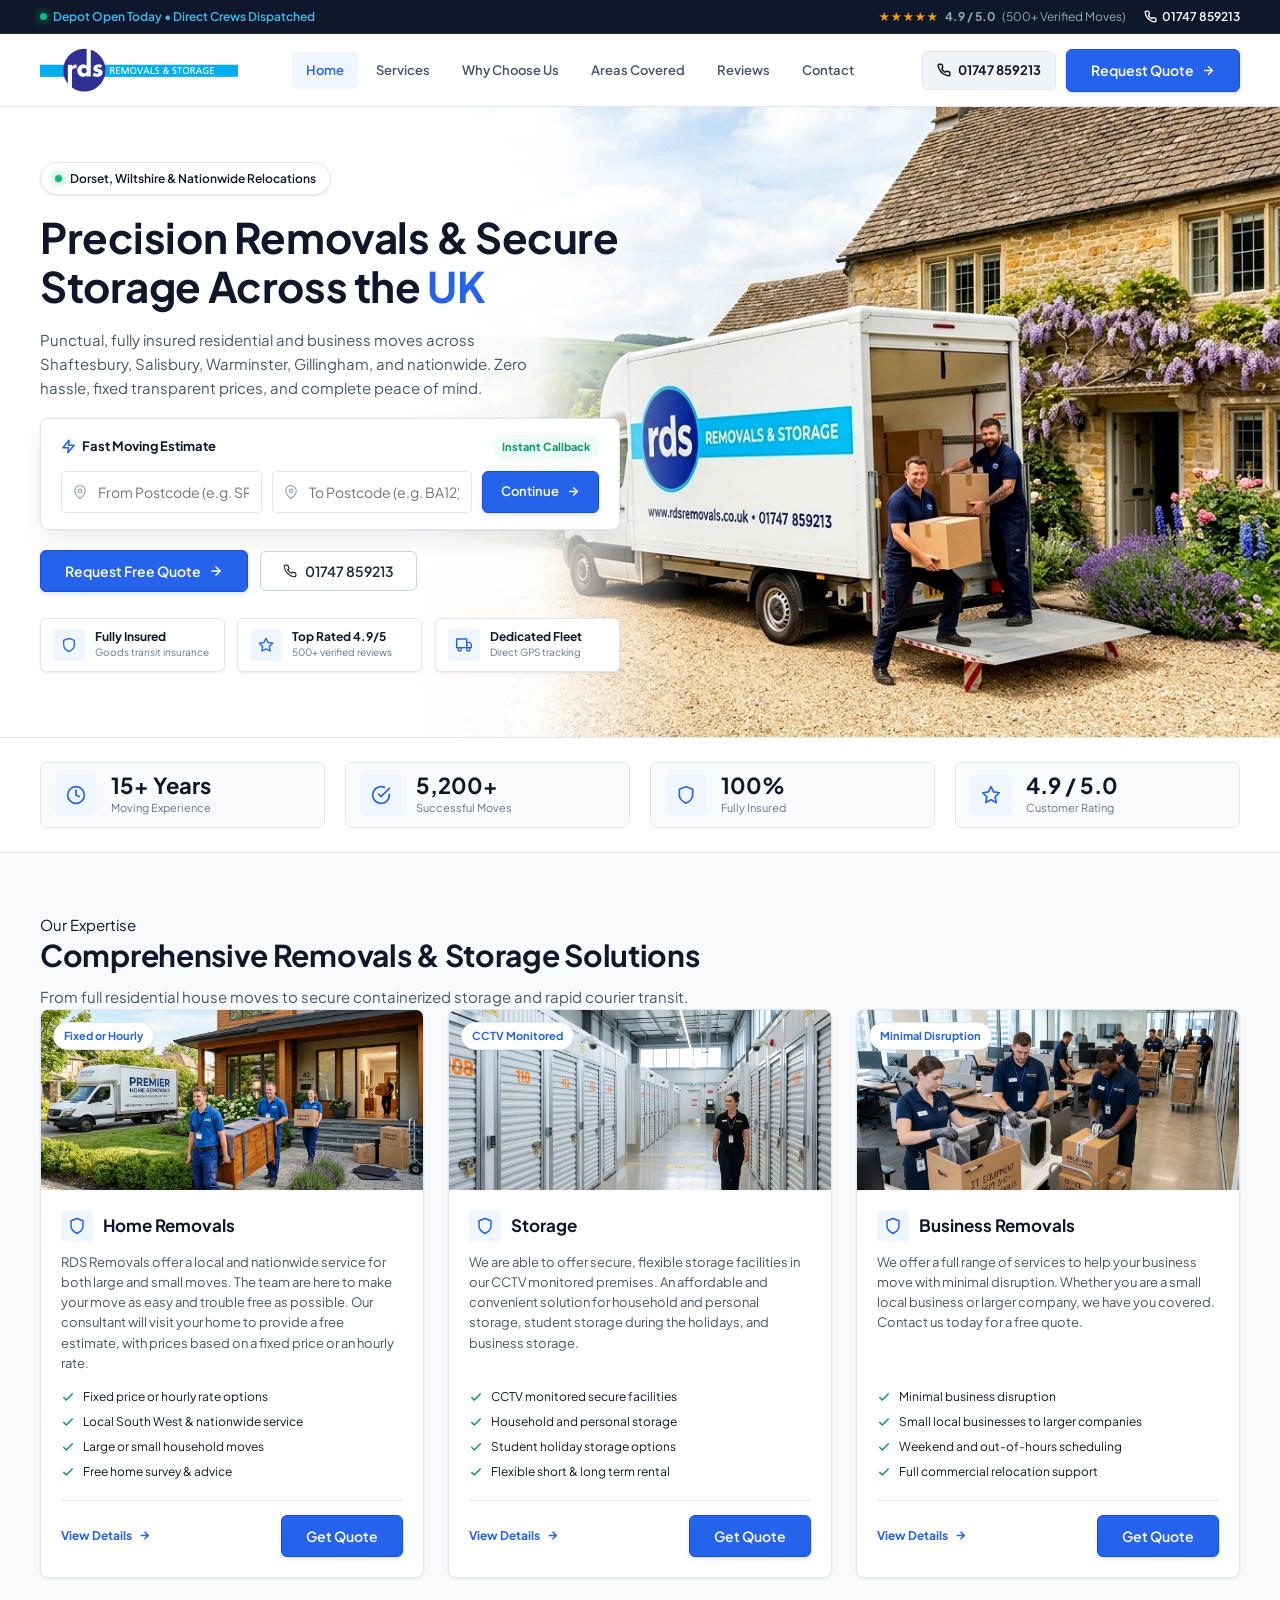
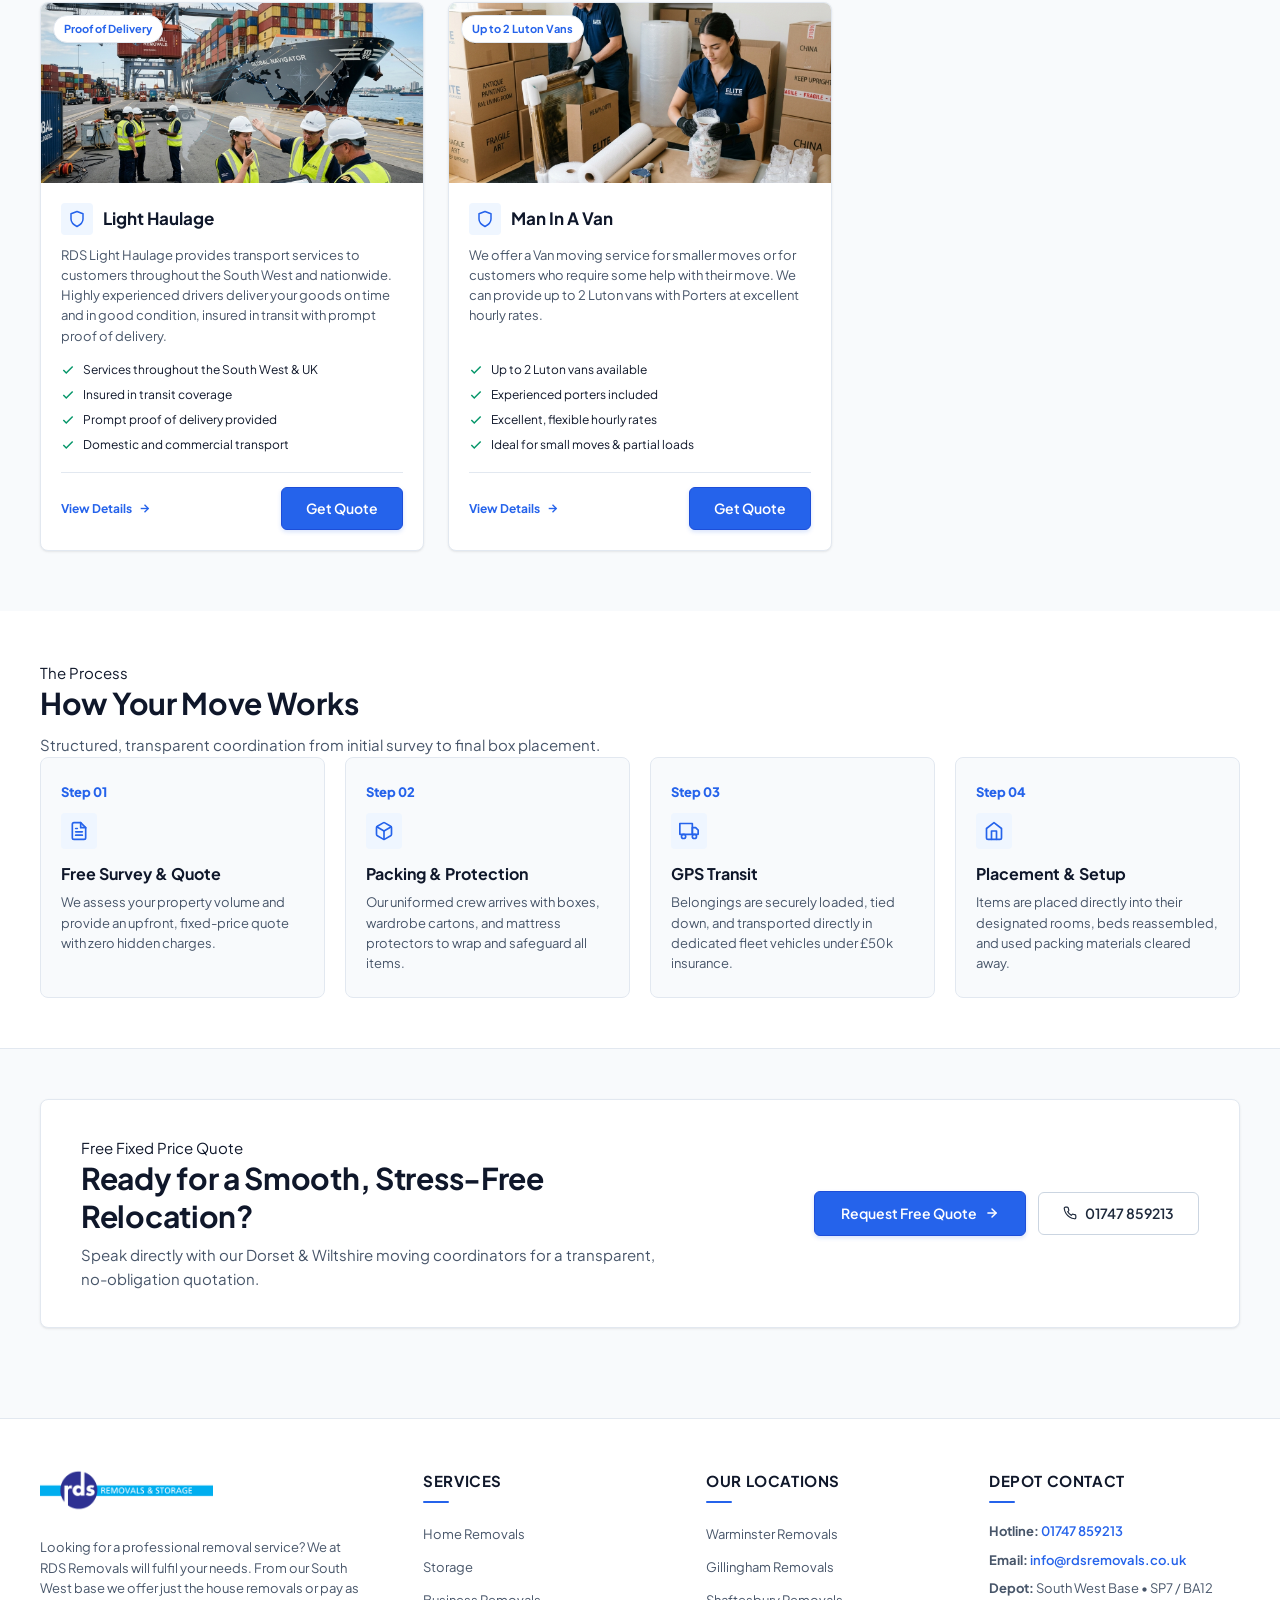
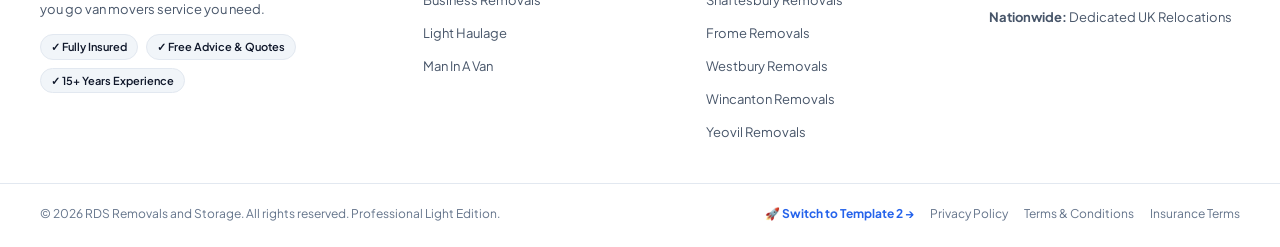
<file: index.html>
<!DOCTYPE html>
<html lang="en">
<head>
  <meta charset="UTF-8">
  <meta name="viewport" content="width=device-width, initial-scale=1.0">
  <meta name="description" content="RDS Removals & Storage - Specialists in local and national removals across Shaftesbury, Salisbury, Warminster, Gillingham, Frome, Yeovil & Nationwide UK.">
  <title>RDS Removals &amp; Storage | Professional UK Removals &amp; Secure Storage</title>
  
  <!-- Google Font: Plus Jakarta Sans (Modern Smooth UI) -->
  <link rel="preconnect" href="https://fonts.googleapis.com">
  <link rel="preconnect" href="https://fonts.gstatic.com" crossorigin>
  <link href="https://fonts.googleapis.com/css2?family=Plus+Jakarta+Sans:ital,wght@0,300;0,400;0,500;0,600;0,700;0,800;1,400&display=swap" rel="stylesheet">
  
  <link rel="stylesheet" href="style.css?v=16">
</head>
<body>

  <!-- Top Status Bar -->
  <aside class="top-notice-bar">
    <div class="container top-notice-container">
      <div class="top-notice-left">
        <span class="tn-item live-badge">
          <span class="pulse-dot"></span>
          <span>Depot Open Today &bull; Direct Crews Dispatched</span>
        </span>
      </div>
      <div class="top-notice-right">
        <div class="tn-rating">
          <span class="stars-gold">★★★★★</span>
          <strong>4.9 / 5.0</strong>
          <span>(500+ Verified Moves)</span>
        </div>
        <a href="tel:01747859213" class="tn-link">
          <svg width="13" height="13" viewBox="0 0 24 24" fill="none" stroke="currentColor" stroke-width="2.5" stroke-linecap="round" stroke-linejoin="round"><path d="M22 16.92v3a2 2 0 0 1-2.18 2 19.79 19.79 0 0 1-8.63-3.07 19.5 19.5 0 0 1-6-6 19.79 19.79 0 0 1-3.07-8.67A2 2 0 0 1 4.11 2h3a2 2 0 0 1 2 1.72 12.84 12.84 0 0 0 .7 2.81 2 2 0 0 1-.45 2.11L8.09 9.91a16 16 0 0 0 6 6l1.27-1.27a2 2 0 0 1 2.11-.45 12.84 12.84 0 0 0 2.81.7A2 2 0 0 1 22 16.92z"/></svg>
          <span>01747 859213</span>
        </a>
      </div>
    </div>
  </aside>

  <!-- Site Navigation Header -->
  <header class="site-header" id="site-header">
    <div class="container header-inner">
      
      <!-- Brand Logo -->
      <a href="index.html" class="brand-link" aria-label="RDS Removals and Storage">
        <img src="logo.png" alt="RDS Removals &amp; Storage" class="brand-logo-img" width="198" height="48">
      </a>

      <!-- Navigation Pages -->
      <nav class="main-nav" id="main-nav">
        <ul class="nav-list">
          <li class="nav-item"><a href="index.html" class="nav-link active">Home</a></li>
          <li class="nav-item"><a href="services.html" class="nav-link">Services</a></li>
          <li class="nav-item"><a href="about.html" class="nav-link">Why Choose Us</a></li>
          <li class="nav-item"><a href="locations.html" class="nav-link">Areas Covered</a></li>
          <li class="nav-item"><a href="reviews.html" class="nav-link">Reviews</a></li>
          <li class="nav-item"><a href="contact.html" class="nav-link">Contact</a></li>
        </ul>
      </nav>

      <!-- Action Group -->
      <div class="header-actions">
        <a href="tel:01747859213" class="phone-action-btn">
          <svg width="14" height="14" viewBox="0 0 24 24" fill="none" stroke="currentColor" stroke-width="2.5" stroke-linecap="round" stroke-linejoin="round"><path d="M22 16.92v3a2 2 0 0 1-2.18 2 19.79 19.79 0 0 1-8.63-3.07 19.5 19.5 0 0 1-6-6 19.79 19.79 0 0 1-3.07-8.67A2 2 0 0 1 4.11 2h3a2 2 0 0 1 2 1.72 12.84 12.84 0 0 0 .7 2.81 2 2 0 0 1-.45 2.11L8.09 9.91a16 16 0 0 0 6 6l1.27-1.27a2 2 0 0 1 2.11-.45 12.84 12.84 0 0 0 2.81.7A2 2 0 0 1 22 16.92z"/></svg>
          <span>01747 859213</span>
        </a>
        <button class="btn-primary open-quote-modal" aria-label="Request quote">
          <span>Request Quote</span>
          <svg width="13" height="13" viewBox="0 0 24 24" fill="none" stroke="currentColor" stroke-width="2.5" stroke-linecap="round" stroke-linejoin="round"><line x1="5" y1="12" x2="19" y2="12"></line><polyline points="12 5 19 12 12 19"></polyline></svg>
        </button>

        <button class="mobile-nav-toggle" id="mobile-nav-toggle" aria-label="Toggle navigation">
          <span></span>
          <span></span>
          <span></span>
        </button>
      </div>

    </div>
  </header>

  <!-- Screen-Fitted Clean Hero Section with Full Photo Background -->
  <section class="home-hero-section">
    <div class="container">
      <div class="hero-content-wrapper">
        
        <div class="hero-text-pane">
          <div class="live-dispatch-badge">
            <span class="pulse-dot"></span>
            <span>Dorset, Wiltshire &amp; Nationwide Relocations</span>
          </div>

          <h1 class="hero-main-title">
            Precision Removals &amp; Secure Storage Across the <span>UK</span>
          </h1>

          <p class="hero-subtext">
            Punctual, fully insured residential and business moves across Shaftesbury, Salisbury, Warminster, Gillingham, and nationwide. Zero hassle, fixed transparent prices, and complete peace of mind.
          </p>

          <!-- Fast Moving Estimate Bar with 3D Elevation -->
          <div class="hero-estimate-card tilt-card">
            <div class="hec-header">
              <span class="hec-title">
                <svg width="15" height="15" viewBox="0 0 24 24" fill="none" stroke="currentColor" stroke-width="2.5" stroke-linecap="round" stroke-linejoin="round"><path d="M13 2L3 14h9l-1 8 10-12h-9l1-8z"/></svg>
                Fast Moving Estimate
              </span>
              <span class="hec-badge">Instant Callback</span>
            </div>
            <form action="contact.html" method="GET" class="hec-form">
              <div class="hec-input-wrapper">
                <svg width="14" height="14" viewBox="0 0 24 24" fill="none" stroke="currentColor" stroke-width="2" stroke-linecap="round" stroke-linejoin="round"><path d="M21 10c0 7-9 13-9 13s-9-6-9-13a9 9 0 0 1 18 0z"></path><circle cx="12" cy="10" r="3"></circle></svg>
                <input type="text" name="from" placeholder="From Postcode (e.g. SP7)" required>
              </div>
              <div class="hec-input-wrapper">
                <svg width="14" height="14" viewBox="0 0 24 24" fill="none" stroke="currentColor" stroke-width="2" stroke-linecap="round" stroke-linejoin="round"><path d="M21 10c0 7-9 13-9 13s-9-6-9-13a9 9 0 0 1 18 0z"></path><circle cx="12" cy="10" r="3"></circle></svg>
                <input type="text" name="to" placeholder="To Postcode (e.g. BA12)" required>
              </div>
              <button type="submit" class="btn-primary hec-btn">
                <span>Continue</span>
                <svg width="13" height="13" viewBox="0 0 24 24" fill="none" stroke="currentColor" stroke-width="2.5" stroke-linecap="round" stroke-linejoin="round"><line x1="5" y1="12" x2="19" y2="12"></line><polyline points="12 5 19 12 12 19"></polyline></svg>
              </button>
            </form>
          </div>


          <!-- Secondary Actions -->
          <div class="hero-buttons-row">
            <button class="btn-primary open-quote-modal">
              <span>Request Free Quote</span>
              <svg width="14" height="14" viewBox="0 0 24 24" fill="none" stroke="currentColor" stroke-width="2.5" stroke-linecap="round" stroke-linejoin="round"><line x1="5" y1="12" x2="19" y2="12"></line><polyline points="12 5 19 12 12 19"></polyline></svg>
            </button>
            <a href="tel:01747859213" class="btn-secondary">
              <svg width="14" height="14" viewBox="0 0 24 24" fill="none" stroke="currentColor" stroke-width="2" stroke-linecap="round" stroke-linejoin="round"><path d="M22 16.92v3a2 2 0 0 1-2.18 2 19.79 19.79 0 0 1-8.63-3.07 19.5 19.5 0 0 1-6-6 19.79 19.79 0 0 1-3.07-8.67A2 2 0 0 1 4.11 2h3a2 2 0 0 1 2 1.72 12.84 12.84 0 0 0 .7 2.81 2 2 0 0 1-.45 2.11L8.09 9.91a16 16 0 0 0 6 6l1.27-1.27a2 2 0 0 1 2.11-.45 12.84 12.84 0 0 0 2.81.7A2 2 0 0 1 22 16.92z"/></svg>
              <span>01747 859213</span>
            </a>
          </div>

          <!-- Trust Badges with 3D Depth -->
          <div class="hero-trust-deck">
            <div class="trust-card-pill tilt-card">
              <div class="trust-icon-box">
                <svg width="16" height="16" viewBox="0 0 24 24" fill="none" stroke="currentColor" stroke-width="2" stroke-linecap="round" stroke-linejoin="round"><path d="M12 22s8-4 8-10V5l-8-3-8 3v7c0 6 8 10 8 10z"/></svg>
              </div>
              <div class="trust-text-meta">
                <strong>Fully Insured</strong>
                <small>Goods transit insurance</small>
              </div>
            </div>

            <div class="trust-card-pill tilt-card">
              <div class="trust-icon-box">
                <svg width="16" height="16" viewBox="0 0 24 24" fill="none" stroke="currentColor" stroke-width="2" stroke-linecap="round" stroke-linejoin="round"><polygon points="12 2 15.09 8.26 22 9.27 17 14.14 18.18 21.02 12 17.77 5.82 21.02 7 14.14 2 9.27 8.91 8.26 12 2"/></svg>
              </div>
              <div class="trust-text-meta">
                <strong>Top Rated 4.9/5</strong>
                <small>500+ verified reviews</small>
              </div>
            </div>

            <div class="trust-card-pill tilt-card">
              <div class="trust-icon-box">
                <svg width="16" height="16" viewBox="0 0 24 24" fill="none" stroke="currentColor" stroke-width="2" stroke-linecap="round" stroke-linejoin="round"><rect x="1" y="3" width="15" height="13"></rect><polygon points="16 8 20 8 23 11 23 16 16 16 8"></polygon><circle cx="5.5" cy="18.5" r="2.5"></circle><circle cx="18.5" cy="18.5" r="2.5"></circle></svg>
              </div>
              <div class="trust-text-meta">
                <strong>Dedicated Fleet</strong>
                <small>Direct GPS tracking</small>
              </div>
            </div>
          </div>

        </div>

      </div>
    </div>
  </section>

  <!-- Statistics Strip -->
  <section class="stats-strip-section">
    <div class="container">
      <div class="stats-grid-row">
        
        <div class="stat-cell-item tilt-card">
          <div class="stat-icon-wrap">
            <svg width="20" height="20" viewBox="0 0 24 24" fill="none" stroke="currentColor" stroke-width="2" stroke-linecap="round" stroke-linejoin="round"><circle cx="12" cy="12" r="10"></circle><polyline points="12 6 12 12 16 14"></polyline></svg>
          </div>
          <div class="stat-num-box">
            <strong>15+ Years</strong>
            <span>Moving Experience</span>
          </div>
        </div>

        <div class="stat-cell-item tilt-card">
          <div class="stat-icon-wrap">
            <svg width="20" height="20" viewBox="0 0 24 24" fill="none" stroke="currentColor" stroke-width="2" stroke-linecap="round" stroke-linejoin="round"><path d="M22 11.08V12a10 10 0 1 1-5.93-9.14"></path><polyline points="22 4 12 14.01 9 11.01"></polyline></svg>
          </div>
          <div class="stat-num-box">
            <strong>5,200+</strong>
            <span>Successful Moves</span>
          </div>
        </div>

        <div class="stat-cell-item tilt-card">
          <div class="stat-icon-wrap">
            <svg width="20" height="20" viewBox="0 0 24 24" fill="none" stroke="currentColor" stroke-width="2" stroke-linecap="round" stroke-linejoin="round"><path d="M12 22s8-4 8-10V5l-8-3-8 3v7c0 6 8 10 8 10z"/></svg>
          </div>
          <div class="stat-num-box">
            <strong>100%</strong>
            <span>Fully Insured</span>
          </div>
        </div>

        <div class="stat-cell-item tilt-card">
          <div class="stat-icon-wrap">
            <svg width="20" height="20" viewBox="0 0 24 24" fill="none" stroke="currentColor" stroke-width="2" stroke-linecap="round" stroke-linejoin="round"><polygon points="12 2 15.09 8.26 22 9.27 17 14.14 18.18 21.02 12 17.77 5.82 21.02 7 14.14 2 9.27 8.91 8.26 12 2"/></svg>
          </div>
          <div class="stat-num-box">
            <strong>4.9 / 5.0</strong>
            <span>Customer Rating</span>
          </div>
        </div>

      </div>
    </div>
  </section>

  <!-- Core Services Preview Section -->
  <section class="services-section-wrap">
    <div class="container">
      
      <div class="section-header-wrap">
        <span class="sub-tag">Our Expertise</span>
        <h2 class="section-title">Comprehensive Removals &amp; Storage Solutions</h2>
        <p class="section-desc">From full residential house moves to secure containerized storage and rapid courier transit.</p>
      </div>

      <div class="services-cards-grid">
        <!-- Home Removals -->
        <div class="service-clean-card tilt-card" id="home-removals">
          <div class="scc-img-wrap">
            <img src="home-removals.jpg" alt="Home Removals" loading="lazy">
            <span class="scc-badge">Fixed or Hourly</span>
          </div>
          <div class="scc-body">
            <div class="scc-header-row">
              <div class="scc-icon">
                <svg width="18" height="18" viewBox="0 0 24 24" fill="none" stroke="currentColor" stroke-width="2" stroke-linecap="round" stroke-linejoin="round"><path d="M12 22s8-4 8-10V5l-8-3-8 3v7c0 6 8 10 8 10z"/></svg>
              </div>
              <h3>Home Removals</h3>
            </div>
            <p class="scc-desc">RDS Removals offer a local and nationwide service for both large and small moves. The team are here to make your move as easy and trouble free as possible. Our consultant will visit your home to provide a free estimate, with prices based on a fixed price or an hourly rate.</p>
            <ul class="scc-checklist">
              <li><svg width="14" height="14" viewBox="0 0 24 24" fill="none" stroke="currentColor" stroke-width="2.5"><polyline points="20 6 9 17 4 12"/></svg> Fixed price or hourly rate options</li>
              <li><svg width="14" height="14" viewBox="0 0 24 24" fill="none" stroke="currentColor" stroke-width="2.5"><polyline points="20 6 9 17 4 12"/></svg> Local South West & nationwide service</li>
              <li><svg width="14" height="14" viewBox="0 0 24 24" fill="none" stroke="currentColor" stroke-width="2.5"><polyline points="20 6 9 17 4 12"/></svg> Large or small household moves</li>
              <li><svg width="14" height="14" viewBox="0 0 24 24" fill="none" stroke="currentColor" stroke-width="2.5"><polyline points="20 6 9 17 4 12"/></svg> Free home survey & advice</li>
            </ul>
            <div class="scc-footer">
              <a href="services.html#home-removals" class="link-arrow">
                <span>View Details</span>
                <svg width="13" height="13" viewBox="0 0 24 24" fill="none" stroke="currentColor" stroke-width="2.5"><line x1="5" y1="12" x2="19" y2="12"></line><polyline points="12 5 19 12 12 19"></polyline></svg>
              </a>
              <button class="btn-primary open-quote-modal" data-service="Home Removals">Get Quote</button>
            </div>
          </div>
        </div>

        <!-- Storage -->
        <div class="service-clean-card tilt-card" id="storage">
          <div class="scc-img-wrap">
            <img src="storage.jpg" alt="Storage" loading="lazy">
            <span class="scc-badge">CCTV Monitored</span>
          </div>
          <div class="scc-body">
            <div class="scc-header-row">
              <div class="scc-icon">
                <svg width="18" height="18" viewBox="0 0 24 24" fill="none" stroke="currentColor" stroke-width="2" stroke-linecap="round" stroke-linejoin="round"><path d="M12 22s8-4 8-10V5l-8-3-8 3v7c0 6 8 10 8 10z"/></svg>
              </div>
              <h3>Storage</h3>
            </div>
            <p class="scc-desc">We are able to offer secure, flexible storage facilities in our CCTV monitored premises. An affordable and convenient solution for household and personal storage, student storage during the holidays, and business storage.</p>
            <ul class="scc-checklist">
              <li><svg width="14" height="14" viewBox="0 0 24 24" fill="none" stroke="currentColor" stroke-width="2.5"><polyline points="20 6 9 17 4 12"/></svg> CCTV monitored secure facilities</li>
              <li><svg width="14" height="14" viewBox="0 0 24 24" fill="none" stroke="currentColor" stroke-width="2.5"><polyline points="20 6 9 17 4 12"/></svg> Household and personal storage</li>
              <li><svg width="14" height="14" viewBox="0 0 24 24" fill="none" stroke="currentColor" stroke-width="2.5"><polyline points="20 6 9 17 4 12"/></svg> Student holiday storage options</li>
              <li><svg width="14" height="14" viewBox="0 0 24 24" fill="none" stroke="currentColor" stroke-width="2.5"><polyline points="20 6 9 17 4 12"/></svg> Flexible short & long term rental</li>
            </ul>
            <div class="scc-footer">
              <a href="services.html#storage" class="link-arrow">
                <span>View Details</span>
                <svg width="13" height="13" viewBox="0 0 24 24" fill="none" stroke="currentColor" stroke-width="2.5"><line x1="5" y1="12" x2="19" y2="12"></line><polyline points="12 5 19 12 12 19"></polyline></svg>
              </a>
              <button class="btn-primary open-quote-modal" data-service="Storage">Get Quote</button>
            </div>
          </div>
        </div>

        <!-- Business Removals -->
        <div class="service-clean-card tilt-card" id="business-removals">
          <div class="scc-img-wrap">
            <img src="office-removals.jpg" alt="Business Removals" loading="lazy">
            <span class="scc-badge">Minimal Disruption</span>
          </div>
          <div class="scc-body">
            <div class="scc-header-row">
              <div class="scc-icon">
                <svg width="18" height="18" viewBox="0 0 24 24" fill="none" stroke="currentColor" stroke-width="2" stroke-linecap="round" stroke-linejoin="round"><path d="M12 22s8-4 8-10V5l-8-3-8 3v7c0 6 8 10 8 10z"/></svg>
              </div>
              <h3>Business Removals</h3>
            </div>
            <p class="scc-desc">We offer a full range of services to help your business move with minimal disruption. Whether you are a small local business or larger company, we have you covered. Contact us today for a free quote.</p>
            <ul class="scc-checklist">
              <li><svg width="14" height="14" viewBox="0 0 24 24" fill="none" stroke="currentColor" stroke-width="2.5"><polyline points="20 6 9 17 4 12"/></svg> Minimal business disruption</li>
              <li><svg width="14" height="14" viewBox="0 0 24 24" fill="none" stroke="currentColor" stroke-width="2.5"><polyline points="20 6 9 17 4 12"/></svg> Small local businesses to larger companies</li>
              <li><svg width="14" height="14" viewBox="0 0 24 24" fill="none" stroke="currentColor" stroke-width="2.5"><polyline points="20 6 9 17 4 12"/></svg> Weekend and out-of-hours scheduling</li>
              <li><svg width="14" height="14" viewBox="0 0 24 24" fill="none" stroke="currentColor" stroke-width="2.5"><polyline points="20 6 9 17 4 12"/></svg> Full commercial relocation support</li>
            </ul>
            <div class="scc-footer">
              <a href="services.html#business-removals" class="link-arrow">
                <span>View Details</span>
                <svg width="13" height="13" viewBox="0 0 24 24" fill="none" stroke="currentColor" stroke-width="2.5"><line x1="5" y1="12" x2="19" y2="12"></line><polyline points="12 5 19 12 12 19"></polyline></svg>
              </a>
              <button class="btn-primary open-quote-modal" data-service="Business Removals">Get Quote</button>
            </div>
          </div>
        </div>

        <!-- Light Haulage -->
        <div class="service-clean-card tilt-card" id="light-haulage">
          <div class="scc-img-wrap">
            <img src="international.jpg" alt="Light Haulage" loading="lazy">
            <span class="scc-badge">Proof of Delivery</span>
          </div>
          <div class="scc-body">
            <div class="scc-header-row">
              <div class="scc-icon">
                <svg width="18" height="18" viewBox="0 0 24 24" fill="none" stroke="currentColor" stroke-width="2" stroke-linecap="round" stroke-linejoin="round"><path d="M12 22s8-4 8-10V5l-8-3-8 3v7c0 6 8 10 8 10z"/></svg>
              </div>
              <h3>Light Haulage</h3>
            </div>
            <p class="scc-desc">RDS Light Haulage provides transport services to customers throughout the South West and nationwide. Highly experienced drivers deliver your goods on time and in good condition, insured in transit with prompt proof of delivery.</p>
            <ul class="scc-checklist">
              <li><svg width="14" height="14" viewBox="0 0 24 24" fill="none" stroke="currentColor" stroke-width="2.5"><polyline points="20 6 9 17 4 12"/></svg> Services throughout the South West & UK</li>
              <li><svg width="14" height="14" viewBox="0 0 24 24" fill="none" stroke="currentColor" stroke-width="2.5"><polyline points="20 6 9 17 4 12"/></svg> Insured in transit coverage</li>
              <li><svg width="14" height="14" viewBox="0 0 24 24" fill="none" stroke="currentColor" stroke-width="2.5"><polyline points="20 6 9 17 4 12"/></svg> Prompt proof of delivery provided</li>
              <li><svg width="14" height="14" viewBox="0 0 24 24" fill="none" stroke="currentColor" stroke-width="2.5"><polyline points="20 6 9 17 4 12"/></svg> Domestic and commercial transport</li>
            </ul>
            <div class="scc-footer">
              <a href="services.html#light-haulage" class="link-arrow">
                <span>View Details</span>
                <svg width="13" height="13" viewBox="0 0 24 24" fill="none" stroke="currentColor" stroke-width="2.5"><line x1="5" y1="12" x2="19" y2="12"></line><polyline points="12 5 19 12 12 19"></polyline></svg>
              </a>
              <button class="btn-primary open-quote-modal" data-service="Light Haulage">Get Quote</button>
            </div>
          </div>
        </div>

        <!-- Man In A Van -->
        <div class="service-clean-card tilt-card" id="man-in-a-van">
          <div class="scc-img-wrap">
            <img src="packing.jpg" alt="Man In A Van" loading="lazy">
            <span class="scc-badge">Up to 2 Luton Vans</span>
          </div>
          <div class="scc-body">
            <div class="scc-header-row">
              <div class="scc-icon">
                <svg width="18" height="18" viewBox="0 0 24 24" fill="none" stroke="currentColor" stroke-width="2" stroke-linecap="round" stroke-linejoin="round"><path d="M12 22s8-4 8-10V5l-8-3-8 3v7c0 6 8 10 8 10z"/></svg>
              </div>
              <h3>Man In A Van</h3>
            </div>
            <p class="scc-desc">We offer a Van moving service for smaller moves or for customers who require some help with their move. We can provide up to 2 Luton vans with Porters at excellent hourly rates.</p>
            <ul class="scc-checklist">
              <li><svg width="14" height="14" viewBox="0 0 24 24" fill="none" stroke="currentColor" stroke-width="2.5"><polyline points="20 6 9 17 4 12"/></svg> Up to 2 Luton vans available</li>
              <li><svg width="14" height="14" viewBox="0 0 24 24" fill="none" stroke="currentColor" stroke-width="2.5"><polyline points="20 6 9 17 4 12"/></svg> Experienced porters included</li>
              <li><svg width="14" height="14" viewBox="0 0 24 24" fill="none" stroke="currentColor" stroke-width="2.5"><polyline points="20 6 9 17 4 12"/></svg> Excellent, flexible hourly rates</li>
              <li><svg width="14" height="14" viewBox="0 0 24 24" fill="none" stroke="currentColor" stroke-width="2.5"><polyline points="20 6 9 17 4 12"/></svg> Ideal for small moves & partial loads</li>
            </ul>
            <div class="scc-footer">
              <a href="services.html#man-in-a-van" class="link-arrow">
                <span>View Details</span>
                <svg width="13" height="13" viewBox="0 0 24 24" fill="none" stroke="currentColor" stroke-width="2.5"><line x1="5" y1="12" x2="19" y2="12"></line><polyline points="12 5 19 12 12 19"></polyline></svg>
              </a>
              <button class="btn-primary open-quote-modal" data-service="Man In A Van">Get Quote</button>
            </div>
          </div>
        </div>
      </div>

    </div>
  </section>

  <!-- 4-Step Moving Journey -->
  <section class="process-journey-section">
    <div class="container">
      <div class="section-header-wrap">
        <span class="sub-tag">The Process</span>
        <h2 class="section-title">How Your Move Works</h2>
        <p class="section-desc">Structured, transparent coordination from initial survey to final box placement.</p>
      </div>

      <div class="process-steps-row">
        <div class="step-flow-card tilt-card">
          <div class="sfc-badge">Step 01</div>
          <div class="sfc-icon">
            <svg width="20" height="20" viewBox="0 0 24 24" fill="none" stroke="currentColor" stroke-width="2" stroke-linecap="round" stroke-linejoin="round"><path d="M14 2H6a2 2 0 0 0-2 2v16a2 2 0 0 0 2 2h12a2 2 0 0 0 2-2V8z"></path><polyline points="14 2 14 8 20 8"></polyline><line x1="16" y1="13" x2="8" y2="13"></line><line x1="16" y1="17" x2="8" y2="17"></line><polyline points="10 9 9 9 8 9"></polyline></svg>
          </div>
          <h3 class="sfc-title">Free Survey &amp; Quote</h3>
          <p class="sfc-desc">We assess your property volume and provide an upfront, fixed-price quote with zero hidden charges.</p>
        </div>

        <div class="step-flow-card tilt-card">
          <div class="sfc-badge">Step 02</div>
          <div class="sfc-icon">
            <svg width="20" height="20" viewBox="0 0 24 24" fill="none" stroke="currentColor" stroke-width="2" stroke-linecap="round" stroke-linejoin="round"><path d="M21 16V8a2 2 0 0 0-1-1.73l-7-4a2 2 0 0 0-2 0l-7 4A2 2 0 0 0 3 8v8a2 2 0 0 0 1 1.73l7 4a2 2 0 0 0 2 0l7-4A2 2 0 0 0 21 16z"></path><polyline points="3.27 6.96 12 12.01 20.73 6.96"></polyline><line x1="12" y1="22.08" x2="12" y2="12"></line></svg>
          </div>
          <h3 class="sfc-title">Packing &amp; Protection</h3>
          <p class="sfc-desc">Our uniformed crew arrives with boxes, wardrobe cartons, and mattress protectors to wrap and safeguard all items.</p>
        </div>

        <div class="step-flow-card tilt-card">
          <div class="sfc-badge">Step 03</div>
          <div class="sfc-icon">
            <svg width="20" height="20" viewBox="0 0 24 24" fill="none" stroke="currentColor" stroke-width="2" stroke-linecap="round" stroke-linejoin="round"><rect x="1" y="3" width="15" height="13"></rect><polygon points="16 8 20 8 23 11 23 16 16 16 8"></polygon><circle cx="5.5" cy="18.5" r="2.5"></circle><circle cx="18.5" cy="18.5" r="2.5"></circle></svg>
          </div>
          <h3 class="sfc-title">GPS Transit</h3>
          <p class="sfc-desc">Belongings are securely loaded, tied down, and transported directly in dedicated fleet vehicles under £50k insurance.</p>
        </div>

        <div class="step-flow-card tilt-card">
          <div class="sfc-badge">Step 04</div>
          <div class="sfc-icon">
            <svg width="20" height="20" viewBox="0 0 24 24" fill="none" stroke="currentColor" stroke-width="2" stroke-linecap="round" stroke-linejoin="round"><path d="M3 9l9-7 9 7v11a2 2 0 0 1-2 2H5a2 2 0 01-2-2z"/><polyline points="9 22 9 12 15 12 15 22"/></svg>
          </div>
          <h3 class="sfc-title">Placement &amp; Setup</h3>
          <p class="sfc-desc">Items are placed directly into their designated rooms, beds reassembled, and used packing materials cleared away.</p>
        </div>
      </div>
    </div>
  </section>

  <!-- Ready to Move CTA Banner -->
  <section class="cta-banner-section">
    <div class="container">
      <div class="cta-banner-card tilt-card">
        <div class="cta-banner-content">
          <span class="sub-tag">Free Fixed Price Quote</span>
          <h2 class="section-title">Ready for a Smooth, Stress-Free Relocation?</h2>
          <p class="section-desc">Speak directly with our Dorset &amp; Wiltshire moving coordinators for a transparent, no-obligation quotation.</p>
        </div>
        <div class="cta-banner-actions">
          <button class="btn-primary open-quote-modal" style="padding: 13px 26px;">
            <span>Request Free Quote</span>
            <svg width="14" height="14" viewBox="0 0 24 24" fill="none" stroke="currentColor" stroke-width="2.5" stroke-linecap="round" stroke-linejoin="round"><line x1="5" y1="12" x2="19" y2="12"></line><polyline points="12 5 19 12 12 19"></polyline></svg>
          </button>
          <a href="tel:01747859213" class="btn-secondary" style="padding: 12px 24px;">
            <svg width="14" height="14" viewBox="0 0 24 24" fill="none" stroke="currentColor" stroke-width="2" stroke-linecap="round" stroke-linejoin="round"><path d="M22 16.92v3a2 2 0 0 1-2.18 2 19.79 19.79 0 0 1-8.63-3.07 19.5 19.5 0 0 1-6-6 19.79 19.79 0 0 1-3.07-8.67A2 2 0 0 1 4.11 2h3a2 2 0 0 1 2 1.72 12.84 12.84 0 0 0 .7 2.81 2 2 0 0 1-.45 2.11L8.09 9.91a16 16 0 0 0 6 6l1.27-1.27a2 2 0 0 1 2.11-.45 12.84 12.84 0 0 0 2.81.7A2 2 0 0 1 22 16.92z"/></svg>
            <span>01747 859213</span>
          </a>
        </div>
      </div>
    </div>
  </section>

  <!-- Site Footer -->
  <footer class="site-footer">
        <div class="container footer-top-grid">
      <div class="footer-about">
        <a href="index.html" class="brand-link" aria-label="RDS Removals and Storage">
          <img src="logo.png" alt="RDS Removals &amp; Storage" class="footer-logo-img" width="180" height="44">
        </a>
        <p>Looking for a professional removal service? We at RDS Removals will fulfil your needs. From our South West base we offer just the house removals or pay as you go van movers service you need.</p>
        <div class="footer-trust-pills">
          <span class="ftp-badge">✓ Fully Insured</span>
          <span class="ftp-badge">✓ Free Advice &amp; Quotes</span>
          <span class="ftp-badge">✓ 15+ Years Experience</span>
        </div>
      </div>

      <div class="footer-col">
        <h4>Services</h4>
        <ul class="footer-links-list">
          <li><a href="services.html#home-removals">Home Removals</a></li>
          <li><a href="services.html#storage">Storage</a></li>
          <li><a href="services.html#business-removals">Business Removals</a></li>
          <li><a href="services.html#light-haulage">Light Haulage</a></li>
          <li><a href="services.html#man-in-a-van">Man In A Van</a></li>
        </ul>
      </div>

      <div class="footer-col">
        <h4>Our Locations</h4>
        <ul class="footer-links-list">
          <li><a href="locations.html#warminster">Warminster Removals</a></li>
          <li><a href="locations.html#gillingham">Gillingham Removals</a></li>
          <li><a href="locations.html#shaftesbury">Shaftesbury Removals</a></li>
          <li><a href="locations.html#frome">Frome Removals</a></li>
          <li><a href="locations.html#westbury">Westbury Removals</a></li>
          <li><a href="locations.html#wincanton">Wincanton Removals</a></li>
          <li><a href="locations.html#yeovil">Yeovil Removals</a></li>
        </ul>
      </div>

      <div class="footer-col">
        <h4>Depot Contact</h4>
        <div class="footer-contact-info">
          <p><strong>Hotline:</strong> <a href="tel:01747859213">01747 859213</a></p>
          <p><strong>Email:</strong> <a href="mailto:info@rdsremovals.co.uk">info@rdsremovals.co.uk</a></p>
          <p><strong>Depot:</strong> South West Base &bull; SP7 / BA12</p>
          <p><strong>Nationwide:</strong> Dedicated UK Relocations</p>
        </div>
      </div>
    </div>

    <div class="footer-bottom-row">
      <div class="container fbr-flex">
        <span>&copy; 2026 RDS Removals and Storage. All rights reserved. Professional Light Edition.</span>
        <div class="fbr-legal-links">
          <a href="template2/index.html" style="color: #2563eb; font-weight: 700;">🚀 Switch to Template 2 &rarr;</a>
          <a href="#">Privacy Policy</a>
          <a href="#">Terms &amp; Conditions</a>
          <a href="#">Insurance Terms</a>
        </div>
      </div>
    </div>
  </footer>

  <!-- Modal Quote Popup Window -->
  <div class="modal-overlay" id="quote-modal-overlay">
    <div class="modal-box-card tilt-card">
      <button class="modal-close-x" id="modal-close-btn" aria-label="Close quote modal">&times;</button>
      
      <div class="modal-head">
        <span class="sub-tag">Free Moving Survey</span>
        <h3>Request Your Tailored Quotation</h3>
        <p>Complete the details below and our coordinator will confirm your fixed price within 2 working hours.</p>
      </div>

      <form id="modal-quote-form" class="clean-form">
        <div class="form-row-2">
          <div class="form-field">
            <label for="mq-name">Full Name *</label>
            <input type="text" id="mq-name" required placeholder="John Smith">
          </div>
          <div class="form-field">
            <label for="mq-phone">Phone Number *</label>
            <input type="tel" id="mq-phone" required placeholder="01747 859213">
          </div>
        </div>

        <div class="form-field">
          <label for="mq-email">Email Address *</label>
          <input type="email" id="mq-email" required placeholder="john@example.co.uk">
        </div>

        <div class="form-row-2">
          <div class="form-field">
            <label for="mq-from">Moving From Postcode *</label>
            <input type="text" id="mq-from" required placeholder="e.g. SP7 8AB">
          </div>
          <div class="form-field">
            <label for="mq-to">Moving To Postcode *</label>
            <input type="text" id="mq-to" required placeholder="e.g. BA12 9AH">
          </div>
        </div>

        <div class="form-row-2">
          <div class="form-field">
            <label for="mq-service">Service Needed</label>
            <select id="mq-service">
              <option value="Home Removals">Home Removals</option>
              <option value="Storage">Secure Storage</option>
              <option value="Commercial Relocation">Commercial Office Move</option>
              <option value="Man with a Van">Man in a Van</option>
              <option value="Packing Materials">Packing Materials</option>
              <option value="Nationwide Move">Nationwide UK Move</option>
            </select>
          </div>
          <div class="form-field">
            <label for="mq-property">Property Size</label>
            <select id="mq-property">
              <option value="1 Bed">1 Bed Flat/Apartment</option>
              <option value="2 Bed">2 Bed House/Flat</option>
              <option value="3 Bed" selected>3 Bed Family House</option>
              <option value="4 Bed">4 Bed House</option>
              <option value="5+ Bed">5+ Bed Property</option>
              <option value="Office">Commercial Office</option>
            </select>
          </div>
        </div>

        <div class="form-field">
          <label for="mq-notes">Specific Requirements / Notes</label>
          <textarea id="mq-notes" rows="2" placeholder="Awkward access, piano, packing required..."></textarea>
        </div>

        <button type="submit" class="btn-primary" style="width: 100%;">
          <span>Submit Quote Request</span>
          <svg width="14" height="14" viewBox="0 0 24 24" fill="none" stroke="currentColor" stroke-width="2.5" stroke-linecap="round" stroke-linejoin="round"><line x1="5" y1="12" x2="19" y2="12"></line><polyline points="12 5 19 12 12 19"></polyline></svg>
        </button>

        <div class="modal-success-pane" id="modal-form-success">
          <div class="msp-icon">
            <svg width="24" height="24" viewBox="0 0 24 24" fill="none" stroke="currentColor" stroke-width="3" stroke-linecap="round" stroke-linejoin="round"><polyline points="20 6 9 17 4 12"/></svg>
          </div>
          <h4>Request Received!</h4>
          <p>Thank you. Our move coordinator will review your move specifications and contact you shortly.</p>
        </div>
      </form>
    </div>
  </div>

  <!-- Back to Top Button -->
  <button class="back-to-top-btn" id="back-to-top" aria-label="Back to top">
    <svg width="18" height="18" viewBox="0 0 24 24" fill="none" stroke="currentColor" stroke-width="2.5" stroke-linecap="round" stroke-linejoin="round"><polyline points="18 15 12 9 6 15"></polyline></svg>
  </button>

  <script src="script.js"></script>
</body>
</html>
</file>
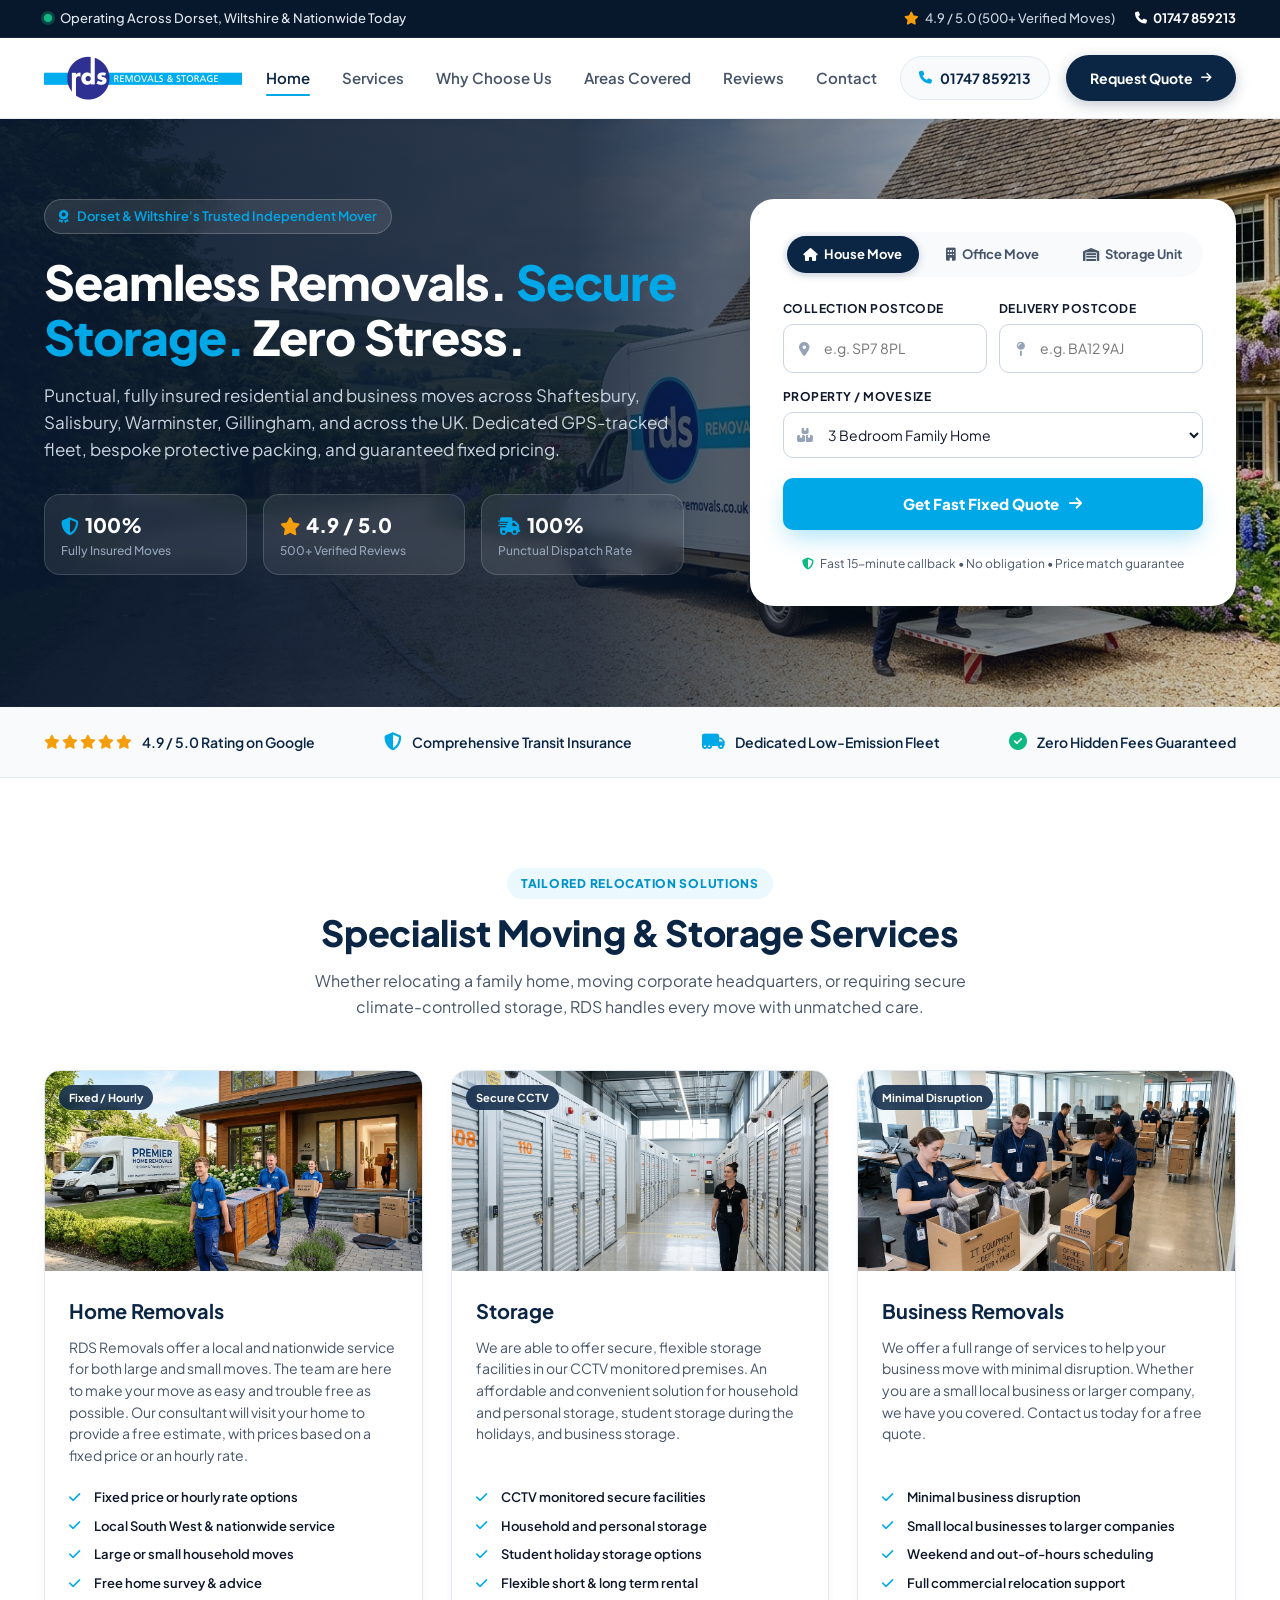
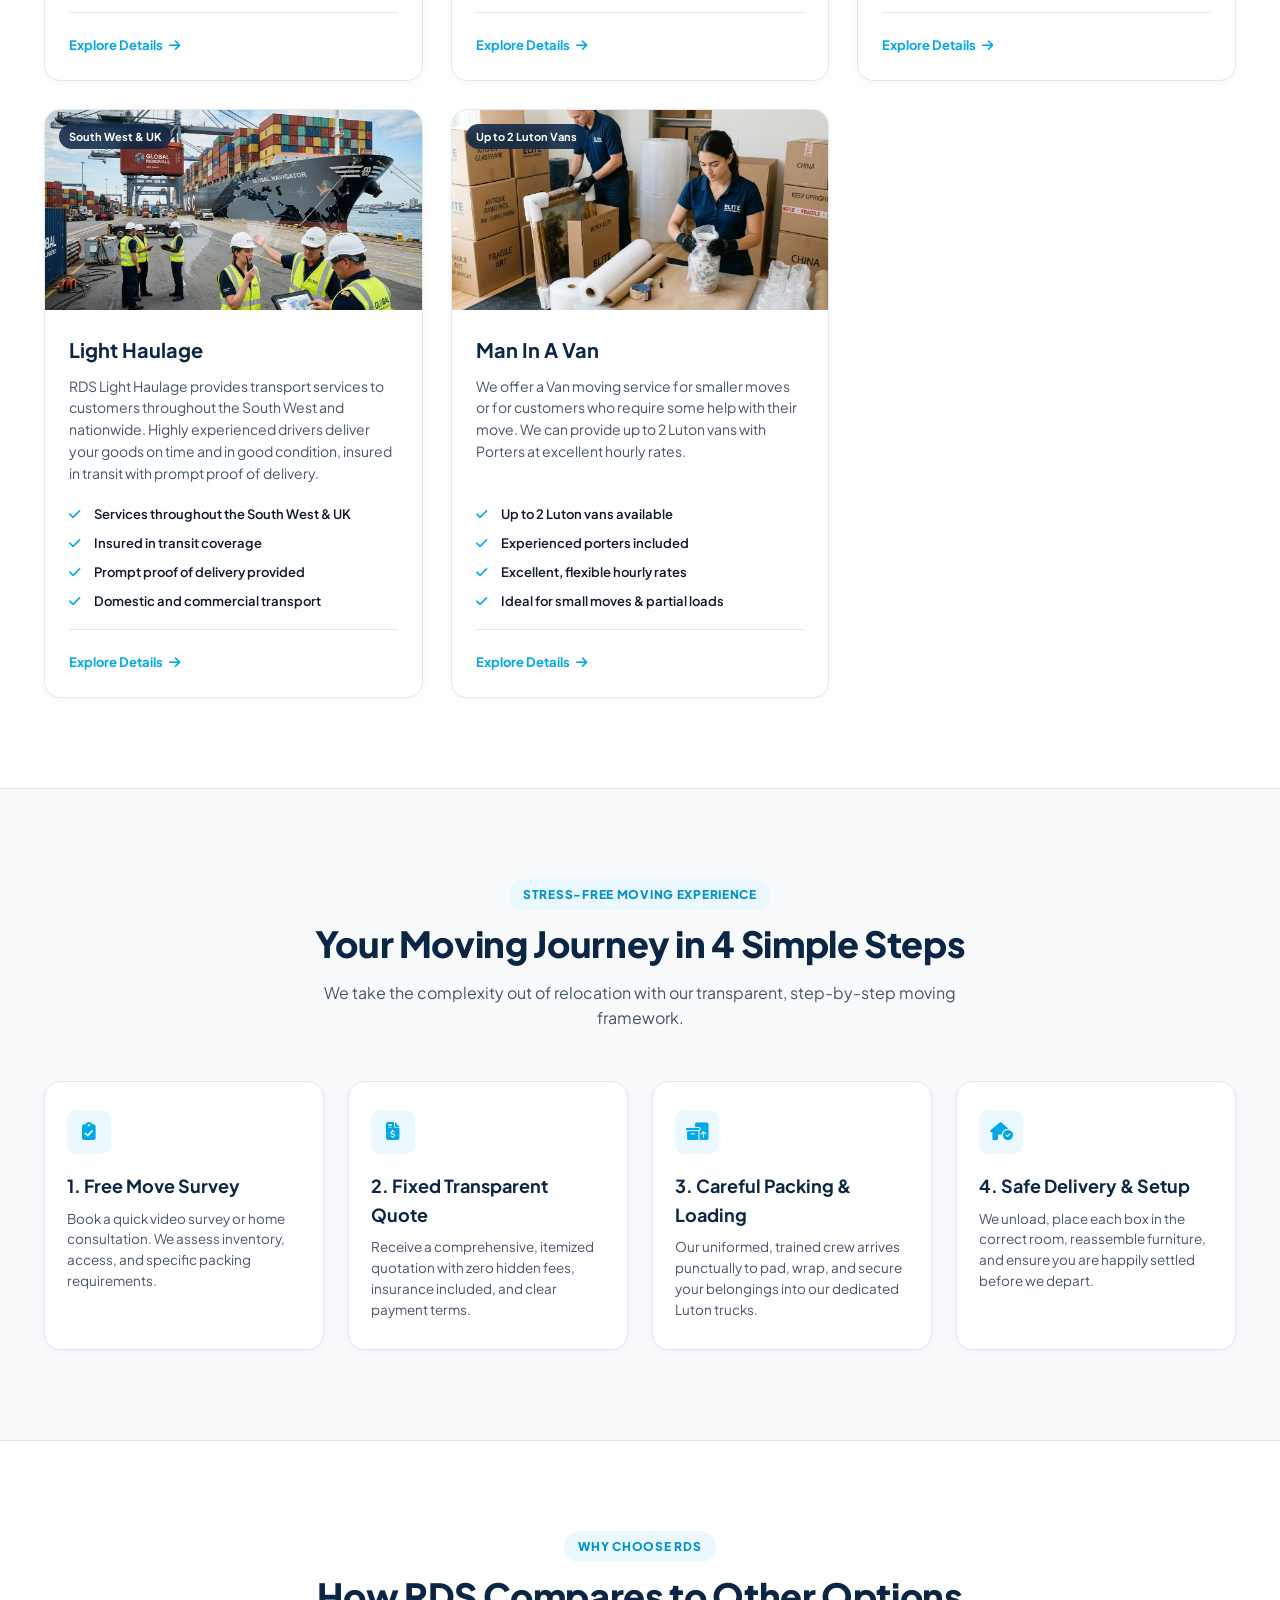
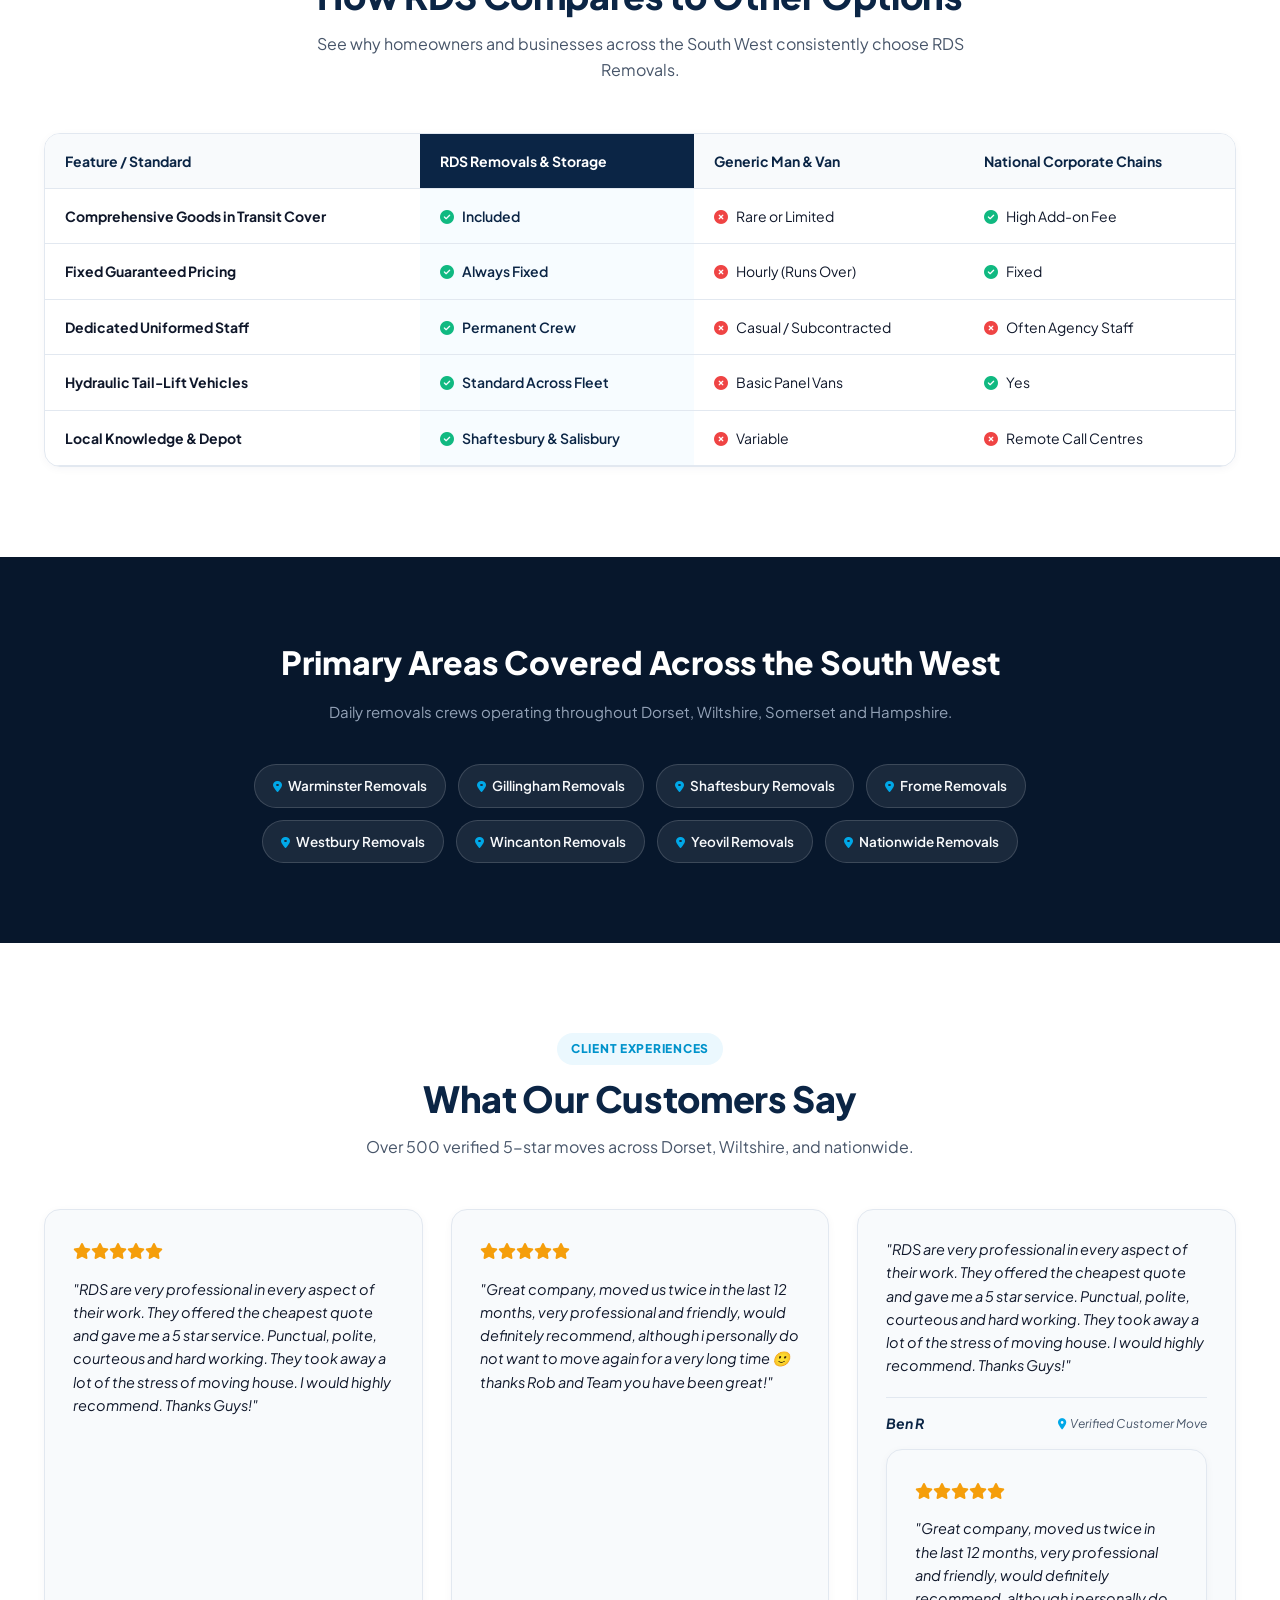
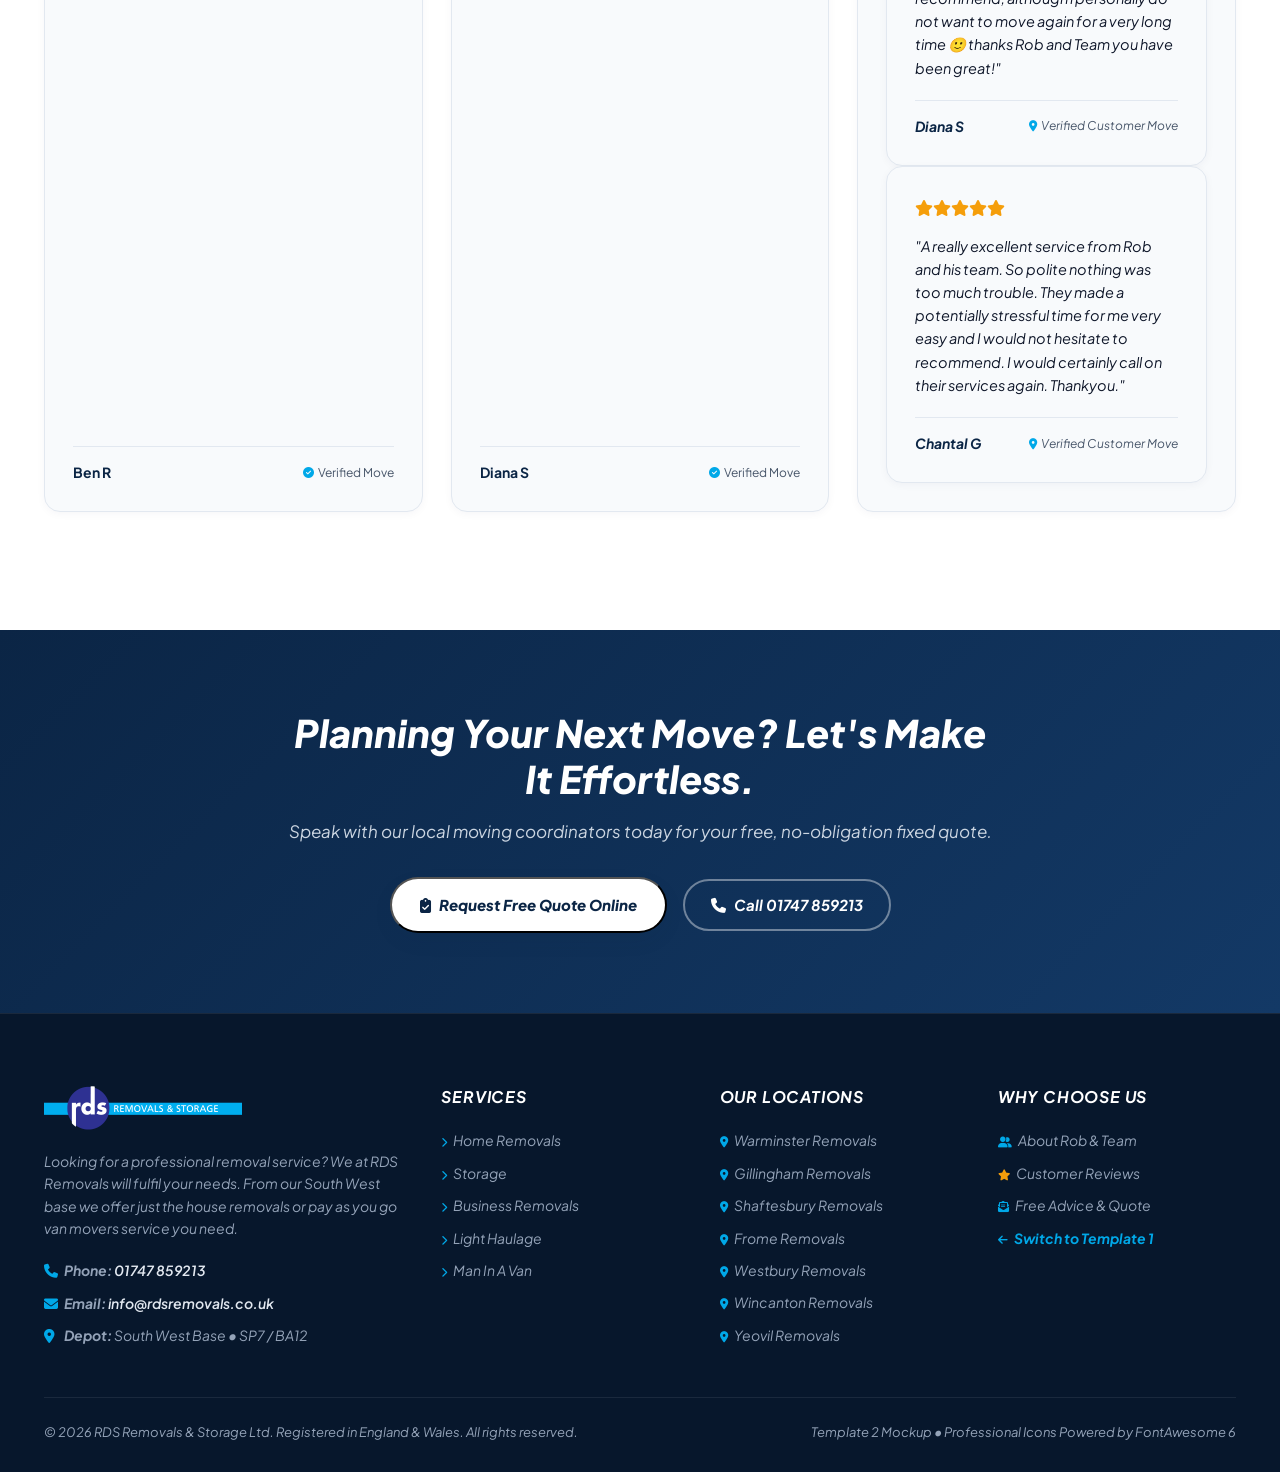
<file: template2/index.html>
<!DOCTYPE html>
<html lang="en">
<head>
  <meta charset="UTF-8">
  <meta name="viewport" content="width=device-width, initial-scale=1.0">
  <title>RDS Removals &amp; Storage | Modern Dorset &amp; Wiltshire Moving Specialists</title>
  <meta name="description" content="RDS Removals &amp; Storage delivers seamless residential and commercial moving solutions across Dorset, Wiltshire and nationwide. Fixed transparent pricing, fully insured.">
  <link rel="preconnect" href="https://fonts.googleapis.com">
  <link rel="preconnect" href="https://fonts.gstatic.com" crossorigin>
  <link href="https://fonts.googleapis.com/css2?family=Plus+Jakarta+Sans:ital,wght@0,300;0,400;0,500;0,600;0,700;0,800;1,400&display=swap" rel="stylesheet">
  <!-- Professional Icon Library: FontAwesome 6 -->
  <link rel="stylesheet" href="https://cdnjs.cloudflare.com/ajax/libs/font-awesome/6.5.1/css/all.min.css">
  <link rel="stylesheet" href="style.css?v=4">
</head>
<body>


  <!-- Top Announcement Bar -->
  <div class="top-announcement-bar">
    <div class="container top-bar-content">
      <div class="top-status-pill">
        <span class="status-dot"></span>
        <span>Operating Across Dorset, Wiltshire &amp; Nationwide Today</span>
      </div>
      <div class="top-highlights">
        <span class="top-highlight-item">
          <i class="fa-solid fa-star" style="color: var(--gold-star);"></i>
          4.9 / 5.0 (500+ Verified Moves)
        </span>
        <a href="tel:01747859213" class="top-phone-link">
          <i class="fa-solid fa-phone" style="font-size: 12px;"></i>
          01747 859213
        </a>
      </div>
    </div>
  </div>

  <!-- Main Sticky Header -->
  <header class="site-header">
    <div class="container header-container">
      <a href="index.html" class="brand-identity">
        <img src="logo.png" alt="RDS Removals &amp; Storage Logo">
      </a>
      <nav class="navigation-links">
        <a href="index.html" class="nav-link active">Home</a><a href="services.html" class="nav-link ">Services</a><a href="about.html" class="nav-link ">Why Choose Us</a><a href="locations.html" class="nav-link ">Areas Covered</a><a href="reviews.html" class="nav-link ">Reviews</a><a href="contact.html" class="nav-link ">Contact</a>
      </nav>
      <button class="mobile-menu-trigger" aria-label="Toggle Navigation">
        <span></span>
        <span></span>
        <span></span>
      </button>
      <div class="header-action-group">
        <a href="tel:01747859213" class="btn-header-call">
          <i class="fa-solid fa-phone" style="font-size: 13px; color: var(--accent-cyan);"></i>
          <span>01747 859213</span>
        </a>
        <button class="btn-cta-quote open-quote-modal">
          <span>Request Quote</span>
          <i class="fa-solid fa-arrow-right" style="font-size: 12px;"></i>
        </button>
      </div>
    </div>
  </header>


  <!-- Hero Section with Interactive Quote Engine -->
  <section class="hero-showcase-section">
    <div class="container hero-showcase-grid">
      <div class="hero-info-column">
        <div class="hero-trust-tag">
          <i class="fa-solid fa-award"></i>
          <span>Dorset &amp; Wiltshire's Trusted Independent Mover</span>
        </div>
        
        <h1 class="hero-headline">
          Seamless Removals. <span>Secure Storage.</span> Zero Stress.
        </h1>

        <p class="hero-body-text">
          Punctual, fully insured residential and business moves across Shaftesbury, Salisbury, Warminster, Gillingham, and across the UK. Dedicated GPS-tracked fleet, bespoke protective packing, and guaranteed fixed pricing.
        </p>

        <div class="hero-key-highlights">
          <div class="highlight-box">
            <div class="highlight-box-num"><i class="fa-solid fa-shield-halved" style="color: var(--accent-cyan); font-size: 18px; margin-right: 6px;"></i>100%</div>
            <div class="highlight-box-lbl">Fully Insured Moves</div>
          </div>
          <div class="highlight-box">
            <div class="highlight-box-num"><i class="fa-solid fa-star" style="color: var(--gold-star); font-size: 18px; margin-right: 6px;"></i>4.9 / 5.0</div>
            <div class="highlight-box-lbl">500+ Verified Reviews</div>
          </div>
          <div class="highlight-box">
            <div class="highlight-box-num"><i class="fa-solid fa-truck-fast" style="color: var(--accent-cyan); font-size: 18px; margin-right: 6px;"></i>100%</div>
            <div class="highlight-box-lbl">Punctual Dispatch Rate</div>
          </div>
        </div>
      </div>

      <!-- Quick Quote Booking Engine Card -->
      <div class="quote-engine-card">
        <div class="quote-engine-tabs">
          <button class="quote-tab-btn active" data-tab="house"><i class="fa-solid fa-house" style="margin-right: 6px;"></i>House Move</button>
          <button class="quote-tab-btn" data-tab="office"><i class="fa-solid fa-building" style="margin-right: 6px;"></i>Office Move</button>
          <button class="quote-tab-btn" data-tab="storage"><i class="fa-solid fa-warehouse" style="margin-right: 6px;"></i>Storage Unit</button>
        </div>

        <form action="contact.html" method="GET" class="quote-engine-form">
          <input type="hidden" name="service" id="engineMoveType" value="House Removals">

          <div class="input-row-split">
            <div class="form-field-group">
              <label class="form-field-label">Collection Postcode</label>
              <div class="form-field-input-wrap">
                <i class="fa-solid fa-location-dot field-icon"></i>
                <input type="text" name="from_postcode" class="form-control" placeholder="e.g. SP7 8PL" required>
              </div>
            </div>
            <div class="form-field-group">
              <label class="form-field-label">Delivery Postcode</label>
              <div class="form-field-input-wrap">
                <i class="fa-solid fa-map-pin field-icon"></i>
                <input type="text" name="to_postcode" class="form-control" placeholder="e.g. BA12 9AJ" required>
              </div>
            </div>
          </div>

          <div class="form-field-group">
            <label class="form-field-label">Property / Move Size</label>
            <div class="form-field-input-wrap">
              <i class="fa-solid fa-boxes-stacked field-icon"></i>
              <select name="property_size" class="form-control">
                <option value="1-bed">1 Bedroom Flat / Small Apartment</option>
                <option value="2-bed">2 Bedroom House / Flat</option>
                <option value="3-bed" selected>3 Bedroom Family Home</option>
                <option value="4-bed">4 Bedroom Detached House</option>
                <option value="5-bed">5+ Bedroom Country Estate</option>
                <option value="commercial">Commercial Office Space</option>
              </select>
            </div>
          </div>

          <button type="submit" class="btn-engine-submit">
            <span>Get Fast Fixed Quote</span>
            <i class="fa-solid fa-arrow-right"></i>
          </button>
          <p class="quote-guarantee-note"><i class="fa-solid fa-shield-halved" style="color: #10B981; margin-right: 4px;"></i> Fast 15-minute callback &bull; No obligation &bull; Price match guarantee</p>
        </form>
      </div>
    </div>
  </section>

  <!-- Trust Strip -->
  <section class="trust-strip-section">
    <div class="container trust-strip-grid">
      <div class="trust-item-badge">
        <span class="trust-star-rating"><i class="fa-solid fa-star"></i><i class="fa-solid fa-star"></i><i class="fa-solid fa-star"></i><i class="fa-solid fa-star"></i><i class="fa-solid fa-star"></i></span>
        <span>4.9 / 5.0 Rating on Google</span>
      </div>
      <div class="trust-item-badge">
        <i class="fa-solid fa-shield-halved" style="color: var(--accent-cyan); font-size: 18px;"></i>
        <span>Comprehensive Transit Insurance</span>
      </div>
      <div class="trust-item-badge">
        <i class="fa-solid fa-truck-moving" style="color: var(--accent-cyan); font-size: 18px;"></i>
        <span>Dedicated Low-Emission Fleet</span>
      </div>
      <div class="trust-item-badge">
        <i class="fa-solid fa-circle-check" style="color: #10B981; font-size: 18px;"></i>
        <span>Zero Hidden Fees Guaranteed</span>
      </div>
    </div>
  </section>

  <!-- Services Bento Grid -->
  <section class="services-bento-section">
    <div class="container">
      <div class="section-head-center">
        <span class="section-subtag">Tailored Relocation Solutions</span>
        <h2 class="section-title-lg">Specialist Moving &amp; Storage Services</h2>
        <p class="section-desc-lead">Whether relocating a family home, moving corporate headquarters, or requiring secure climate-controlled storage, RDS handles every move with unmatched care.</p>
      </div>

      <div class="bento-cards-grid">
        <!-- Home Removals -->
        <div class="bento-card" id="home-removals">
          <div class="bento-card-media">
            <img src="home-removals.jpg" alt="Home Removals">
            <span class="bento-badge-overlay">Fixed / Hourly</span>
          </div>
          <div class="bento-card-body">
            <h3 class="bento-title">Home Removals</h3>
            <p class="bento-text">RDS Removals offer a local and nationwide service for both large and small moves. The team are here to make your move as easy and trouble free as possible. Our consultant will visit your home to provide a free estimate, with prices based on a fixed price or an hourly rate.</p>
            <ul class="bento-feature-list">
              <li class="bento-feature-item"><i class="fa-solid fa-check" style="color: var(--accent-cyan); margin-right: 6px;"></i> Fixed price or hourly rate options</li>
              <li class="bento-feature-item"><i class="fa-solid fa-check" style="color: var(--accent-cyan); margin-right: 6px;"></i> Local South West & nationwide service</li>
              <li class="bento-feature-item"><i class="fa-solid fa-check" style="color: var(--accent-cyan); margin-right: 6px;"></i> Large or small household moves</li>
              <li class="bento-feature-item"><i class="fa-solid fa-check" style="color: var(--accent-cyan); margin-right: 6px;"></i> Free home survey & advice</li>
            </ul>
            <div class="bento-card-footer">
              <a href="services.html#home-removals" class="card-link-btn">Explore Details <i class="fa-solid fa-arrow-right"></i></a>
            </div>
          </div>
        </div>

        <!-- Storage -->
        <div class="bento-card" id="storage">
          <div class="bento-card-media">
            <img src="storage.jpg" alt="Storage">
            <span class="bento-badge-overlay">Secure CCTV</span>
          </div>
          <div class="bento-card-body">
            <h3 class="bento-title">Storage</h3>
            <p class="bento-text">We are able to offer secure, flexible storage facilities in our CCTV monitored premises. An affordable and convenient solution for household and personal storage, student storage during the holidays, and business storage.</p>
            <ul class="bento-feature-list">
              <li class="bento-feature-item"><i class="fa-solid fa-check" style="color: var(--accent-cyan); margin-right: 6px;"></i> CCTV monitored secure facilities</li>
              <li class="bento-feature-item"><i class="fa-solid fa-check" style="color: var(--accent-cyan); margin-right: 6px;"></i> Household and personal storage</li>
              <li class="bento-feature-item"><i class="fa-solid fa-check" style="color: var(--accent-cyan); margin-right: 6px;"></i> Student holiday storage options</li>
              <li class="bento-feature-item"><i class="fa-solid fa-check" style="color: var(--accent-cyan); margin-right: 6px;"></i> Flexible short & long term rental</li>
            </ul>
            <div class="bento-card-footer">
              <a href="services.html#storage" class="card-link-btn">Explore Details <i class="fa-solid fa-arrow-right"></i></a>
            </div>
          </div>
        </div>

        <!-- Business Removals -->
        <div class="bento-card" id="business-removals">
          <div class="bento-card-media">
            <img src="office-removals.jpg" alt="Business Removals">
            <span class="bento-badge-overlay">Minimal Disruption</span>
          </div>
          <div class="bento-card-body">
            <h3 class="bento-title">Business Removals</h3>
            <p class="bento-text">We offer a full range of services to help your business move with minimal disruption. Whether you are a small local business or larger company, we have you covered. Contact us today for a free quote.</p>
            <ul class="bento-feature-list">
              <li class="bento-feature-item"><i class="fa-solid fa-check" style="color: var(--accent-cyan); margin-right: 6px;"></i> Minimal business disruption</li>
              <li class="bento-feature-item"><i class="fa-solid fa-check" style="color: var(--accent-cyan); margin-right: 6px;"></i> Small local businesses to larger companies</li>
              <li class="bento-feature-item"><i class="fa-solid fa-check" style="color: var(--accent-cyan); margin-right: 6px;"></i> Weekend and out-of-hours scheduling</li>
              <li class="bento-feature-item"><i class="fa-solid fa-check" style="color: var(--accent-cyan); margin-right: 6px;"></i> Full commercial relocation support</li>
            </ul>
            <div class="bento-card-footer">
              <a href="services.html#business-removals" class="card-link-btn">Explore Details <i class="fa-solid fa-arrow-right"></i></a>
            </div>
          </div>
        </div>

        <!-- Light Haulage -->
        <div class="bento-card" id="light-haulage">
          <div class="bento-card-media">
            <img src="international.jpg" alt="Light Haulage">
            <span class="bento-badge-overlay">South West & UK</span>
          </div>
          <div class="bento-card-body">
            <h3 class="bento-title">Light Haulage</h3>
            <p class="bento-text">RDS Light Haulage provides transport services to customers throughout the South West and nationwide. Highly experienced drivers deliver your goods on time and in good condition, insured in transit with prompt proof of delivery.</p>
            <ul class="bento-feature-list">
              <li class="bento-feature-item"><i class="fa-solid fa-check" style="color: var(--accent-cyan); margin-right: 6px;"></i> Services throughout the South West & UK</li>
              <li class="bento-feature-item"><i class="fa-solid fa-check" style="color: var(--accent-cyan); margin-right: 6px;"></i> Insured in transit coverage</li>
              <li class="bento-feature-item"><i class="fa-solid fa-check" style="color: var(--accent-cyan); margin-right: 6px;"></i> Prompt proof of delivery provided</li>
              <li class="bento-feature-item"><i class="fa-solid fa-check" style="color: var(--accent-cyan); margin-right: 6px;"></i> Domestic and commercial transport</li>
            </ul>
            <div class="bento-card-footer">
              <a href="services.html#light-haulage" class="card-link-btn">Explore Details <i class="fa-solid fa-arrow-right"></i></a>
            </div>
          </div>
        </div>

        <!-- Man In A Van -->
        <div class="bento-card" id="man-in-a-van">
          <div class="bento-card-media">
            <img src="packing.jpg" alt="Man In A Van">
            <span class="bento-badge-overlay">Up to 2 Luton Vans</span>
          </div>
          <div class="bento-card-body">
            <h3 class="bento-title">Man In A Van</h3>
            <p class="bento-text">We offer a Van moving service for smaller moves or for customers who require some help with their move. We can provide up to 2 Luton vans with Porters at excellent hourly rates.</p>
            <ul class="bento-feature-list">
              <li class="bento-feature-item"><i class="fa-solid fa-check" style="color: var(--accent-cyan); margin-right: 6px;"></i> Up to 2 Luton vans available</li>
              <li class="bento-feature-item"><i class="fa-solid fa-check" style="color: var(--accent-cyan); margin-right: 6px;"></i> Experienced porters included</li>
              <li class="bento-feature-item"><i class="fa-solid fa-check" style="color: var(--accent-cyan); margin-right: 6px;"></i> Excellent, flexible hourly rates</li>
              <li class="bento-feature-item"><i class="fa-solid fa-check" style="color: var(--accent-cyan); margin-right: 6px;"></i> Ideal for small moves & partial loads</li>
            </ul>
            <div class="bento-card-footer">
              <a href="services.html#man-in-a-van" class="card-link-btn">Explore Details <i class="fa-solid fa-arrow-right"></i></a>
            </div>
          </div>
        </div>
      </div>
    </div>
  </section>

  <!-- 4-Step Moving Journey -->
  <section class="process-flow-section">
    <div class="container">
      <div class="section-head-center">
        <span class="section-subtag">Stress-Free Moving Experience</span>
        <h2 class="section-title-lg">Your Moving Journey in 4 Simple Steps</h2>
        <p class="section-desc-lead">We take the complexity out of relocation with our transparent, step-by-step moving framework.</p>
      </div>

      <div class="process-steps-grid">
        <div class="process-step-item">
          <div class="step-number-tag"><i class="fa-solid fa-clipboard-check"></i></div>
          <h3 class="step-title">1. Free Move Survey</h3>
          <p class="step-desc">Book a quick video survey or home consultation. We assess inventory, access, and specific packing requirements.</p>
        </div>

        <div class="process-step-item">
          <div class="step-number-tag"><i class="fa-solid fa-file-invoice-dollar"></i></div>
          <h3 class="step-title">2. Fixed Transparent Quote</h3>
          <p class="step-desc">Receive a comprehensive, itemized quotation with zero hidden fees, insurance included, and clear payment terms.</p>
        </div>

        <div class="process-step-item">
          <div class="step-number-tag"><i class="fa-solid fa-boxes-packing"></i></div>
          <h3 class="step-title">3. Careful Packing &amp; Loading</h3>
          <p class="step-desc">Our uniformed, trained crew arrives punctually to pad, wrap, and secure your belongings into our dedicated Luton trucks.</p>
        </div>

        <div class="process-step-item">
          <div class="step-number-tag"><i class="fa-solid fa-house-circle-check"></i></div>
          <h3 class="step-title">4. Safe Delivery &amp; Setup</h3>
          <p class="step-desc">We unload, place each box in the correct room, reassemble furniture, and ensure you are happily settled before we depart.</p>
        </div>
      </div>
    </div>
  </section>

  <!-- Comparison Matrix -->
  <section class="comparison-section">
    <div class="container">
      <div class="section-head-center">
        <span class="section-subtag">Why Choose RDS</span>
        <h2 class="section-title-lg">How RDS Compares to Other Options</h2>
        <p class="section-desc-lead">See why homeowners and businesses across the South West consistently choose RDS Removals.</p>
      </div>

      <div class="comparison-table-wrap">
        <table class="comparison-table">
          <thead>
            <tr>
              <th>Feature / Standard</th>
              <th class="col-rds">RDS Removals &amp; Storage</th>
              <th>Generic Man &amp; Van</th>
              <th>National Corporate Chains</th>
            </tr>
          </thead>
          <tbody>
            <tr>
              <td><strong>Comprehensive Goods in Transit Cover</strong></td>
              <td class="col-rds"><i class="fa-solid fa-circle-check check-icon"></i> Included</td>
              <td><i class="fa-solid fa-circle-xmark cross-icon"></i> Rare or Limited</td>
              <td><i class="fa-solid fa-circle-check check-icon"></i> High Add-on Fee</td>
            </tr>
            <tr>
              <td><strong>Fixed Guaranteed Pricing</strong></td>
              <td class="col-rds"><i class="fa-solid fa-circle-check check-icon"></i> Always Fixed</td>
              <td><i class="fa-solid fa-circle-xmark cross-icon"></i> Hourly (Runs Over)</td>
              <td><i class="fa-solid fa-circle-check check-icon"></i> Fixed</td>
            </tr>
            <tr>
              <td><strong>Dedicated Uniformed Staff</strong></td>
              <td class="col-rds"><i class="fa-solid fa-circle-check check-icon"></i> Permanent Crew</td>
              <td><i class="fa-solid fa-circle-xmark cross-icon"></i> Casual / Subcontracted</td>
              <td><i class="fa-solid fa-circle-xmark cross-icon"></i> Often Agency Staff</td>
            </tr>
            <tr>
              <td><strong>Hydraulic Tail-Lift Vehicles</strong></td>
              <td class="col-rds"><i class="fa-solid fa-circle-check check-icon"></i> Standard Across Fleet</td>
              <td><i class="fa-solid fa-circle-xmark cross-icon"></i> Basic Panel Vans</td>
              <td><i class="fa-solid fa-circle-check check-icon"></i> Yes</td>
            </tr>
            <tr>
              <td><strong>Local Knowledge &amp; Depot</strong></td>
              <td class="col-rds"><i class="fa-solid fa-circle-check check-icon"></i> Shaftesbury &amp; Salisbury</td>
              <td><i class="fa-solid fa-circle-xmark cross-icon"></i> Variable</td>
              <td><i class="fa-solid fa-circle-xmark cross-icon"></i> Remote Call Centres</td>
            </tr>
          </tbody>
        </table>
      </div>
    </div>
  </section>

  <!-- Dorset & Wiltshire Towns Coverage -->
  <section class="coverage-radar-section">
    <div class="container">
      <div class="coverage-head-wrap">
        <h2>Primary Areas Covered Across the South West</h2>
        <p style="color: #94A3B8; font-size: 15px;">Daily removals crews operating throughout Dorset, Wiltshire, Somerset and Hampshire.</p>
      </div>

      <div class="town-pills-wrap">
        <a href="locations.html#warminster" class="town-pill-item"><i class="fa-solid fa-location-dot" style="margin-right: 6px; font-size: 12px; color: var(--accent-cyan);"></i>Warminster Removals</a>
        <a href="locations.html#gillingham" class="town-pill-item"><i class="fa-solid fa-location-dot" style="margin-right: 6px; font-size: 12px; color: var(--accent-cyan);"></i>Gillingham Removals</a>
        <a href="locations.html#shaftesbury" class="town-pill-item"><i class="fa-solid fa-location-dot" style="margin-right: 6px; font-size: 12px; color: var(--accent-cyan);"></i>Shaftesbury Removals</a>
        <a href="locations.html#frome" class="town-pill-item"><i class="fa-solid fa-location-dot" style="margin-right: 6px; font-size: 12px; color: var(--accent-cyan);"></i>Frome Removals</a>
        <a href="locations.html#westbury" class="town-pill-item"><i class="fa-solid fa-location-dot" style="margin-right: 6px; font-size: 12px; color: var(--accent-cyan);"></i>Westbury Removals</a>
        <a href="locations.html#wincanton" class="town-pill-item"><i class="fa-solid fa-location-dot" style="margin-right: 6px; font-size: 12px; color: var(--accent-cyan);"></i>Wincanton Removals</a>
        <a href="locations.html#yeovil" class="town-pill-item"><i class="fa-solid fa-location-dot" style="margin-right: 6px; font-size: 12px; color: var(--accent-cyan);"></i>Yeovil Removals</a>
        <a href="locations.html#nationwide" class="town-pill-item"><i class="fa-solid fa-location-dot" style="margin-right: 6px; font-size: 12px; color: var(--accent-cyan);"></i>Nationwide Removals</a>
      </div>
    </div>
  </section>

  <!-- Reviews Section -->
  <section class="reviews-wall-section">
    <div class="container">
      <div class="section-head-center">
        <span class="section-subtag">Client Experiences</span>
        <h2 class="section-title-lg">What Our Customers Say</h2>
        <p class="section-desc-lead">Over 500 verified 5-star moves across Dorset, Wiltshire, and nationwide.</p>
      </div>

      <div class="reviews-grid-deck">
        <div class="review-card-item">
          <div class="review-card-stars">
            <i class="fa-solid fa-star"></i><i class="fa-solid fa-star"></i><i class="fa-solid fa-star"></i><i class="fa-solid fa-star"></i><i class="fa-solid fa-star"></i>
          </div>
          <p class="review-card-quote">"RDS are very professional in every aspect of their work. They offered the cheapest quote and gave me a 5 star service. Punctual, polite, courteous and hard working. They took away a lot of the stress of moving house. I would highly recommend. Thanks Guys!"</p>
          <div class="reviewer-meta">
            <span class="reviewer-name">Ben R</span>
            <span class="reviewer-loc"><i class="fa-solid fa-circle-check" style="font-size: 11px; margin-right: 4px; color: var(--accent-cyan);"></i>Verified Move</span>
          </div>
        </div>

        <div class="review-card-item">
          <div class="review-card-stars">
            <i class="fa-solid fa-star"></i><i class="fa-solid fa-star"></i><i class="fa-solid fa-star"></i><i class="fa-solid fa-star"></i><i class="fa-solid fa-star"></i>
          </div>
          <p class="review-card-quote">"Great company, moved us twice in the last 12 months, very professional and friendly, would definitely recommend, although i personally do not want to move again for a very long time 🙂 thanks Rob and Team you have been great!"</p>
          <div class="reviewer-meta">
            <span class="reviewer-name">Diana S</span>
            <span class="reviewer-loc"><i class="fa-solid fa-circle-check" style="font-size: 11px; margin-right: 4px; color: var(--accent-cyan);"></i>Verified Move</span>
          </div>
        </div>

        <div class="review-card-item">
          <div class="review-card-stars">
            <i
      </div>
          <p class="review-card-quote">"RDS are very professional in every aspect of their work. They offered the cheapest quote and gave me a 5 star service. Punctual, polite, courteous and hard working. They took away a lot of the stress of moving house. I would highly recommend. Thanks Guys!"</p>
          <div class="reviewer-meta">
            <span class="reviewer-name">Ben R</span>
            <span class="reviewer-loc"><i class="fa-solid fa-location-dot" style="font-size: 11px; margin-right: 4px; color: var(--accent-cyan);"></i>Verified Customer Move</span>
          </div>
        </div>

        <div class="review-card-item">
          <div class="review-card-stars">
            <i class="fa-solid fa-star"></i><i class="fa-solid fa-star"></i><i class="fa-solid fa-star"></i><i class="fa-solid fa-star"></i><i class="fa-solid fa-star"></i>
          </div>
          <p class="review-card-quote">"Great company, moved us twice in the last 12 months, very professional and friendly, would definitely recommend, although i personally do not want to move again for a very long time 🙂 thanks Rob and Team you have been great!"</p>
          <div class="reviewer-meta">
            <span class="reviewer-name">Diana S</span>
            <span class="reviewer-loc"><i class="fa-solid fa-location-dot" style="font-size: 11px; margin-right: 4px; color: var(--accent-cyan);"></i>Verified Customer Move</span>
          </div>
        </div>

        <div class="review-card-item">
          <div class="review-card-stars">
            <i class="fa-solid fa-star"></i><i class="fa-solid fa-star"></i><i class="fa-solid fa-star"></i><i class="fa-solid fa-star"></i><i class="fa-solid fa-star"></i>
          </div>
          <p class="review-card-quote">"A really excellent service from Rob and his team. So polite nothing was too much trouble. They made a potentially stressful time for me very easy and I would not hesitate to recommend. I would certainly call on their services again. Thankyou."</p>
          <div class="reviewer-meta">
            <span class="reviewer-name">Chantal G</span>
            <span class="reviewer-loc"><i class="fa-solid fa-location-dot" style="font-size: 11px; margin-right: 4px; color: var(--accent-cyan);"></i>Verified Customer Move</span>
          </div>
        </div>
      </div>
    </div>
  </section>

  <!-- CTA Banner -->
  <section class="action-banner-section">
    <div class="container action-banner-box">
      <h2 class="action-banner-title">Planning Your Next Move? Let's Make It Effortless.</h2>
      <p class="action-banner-sub">Speak with our local moving coordinators today for your free, no-obligation fixed quote.</p>
      <div class="action-banner-buttons">
        <button class="btn-banner-white open-quote-modal"><i class="fa-solid fa-clipboard-check" style="margin-right: 8px;"></i>Request Free Quote Online</button>
        <a href="tel:01747859213" class="btn-banner-outline"><i class="fa-solid fa-phone" style="margin-right: 8px;"></i>Call 01747 859213</a>
      </div>
    </div>
  </section>


  <!-- Footer -->
  <footer class="site-footer">
            <div class="container">
      <div class="footer-top-grid">
        <div class="footer-col-brand">
          <img src="logo.png" alt="RDS Removals">
          <p class="footer-bio">
            Looking for a professional removal service? We at RDS Removals will fulfil your needs. From our South West base we offer just the house removals or pay as you go van movers service you need.
          </p>
          <div class="footer-contact-items">
            <div><i class="fa-solid fa-phone" style="color: var(--accent-cyan); width: 18px;"></i> <strong>Phone:</strong> <a href="tel:01747859213">01747 859213</a></div>
            <div><i class="fa-solid fa-envelope" style="color: var(--accent-cyan); width: 18px;"></i> <strong>Email:</strong> <a href="mailto:info@rdsremovals.co.uk">info@rdsremovals.co.uk</a></div>
            <div><i class="fa-solid fa-location-dot" style="color: var(--accent-cyan); width: 18px;"></i> <strong>Depot:</strong> South West Base &bull; SP7 / BA12</div>
          </div>
        </div>

        <div>
          <h4 class="footer-heading">Services</h4>
          <ul class="footer-nav-list">
            <li><a href="services.html#home-removals"><i class="fa-solid fa-chevron-right" style="font-size: 10px; margin-right: 6px; color: var(--accent-cyan);"></i>Home Removals</a></li>
            <li><a href="services.html#storage"><i class="fa-solid fa-chevron-right" style="font-size: 10px; margin-right: 6px; color: var(--accent-cyan);"></i>Storage</a></li>
            <li><a href="services.html#business-removals"><i class="fa-solid fa-chevron-right" style="font-size: 10px; margin-right: 6px; color: var(--accent-cyan);"></i>Business Removals</a></li>
            <li><a href="services.html#light-haulage"><i class="fa-solid fa-chevron-right" style="font-size: 10px; margin-right: 6px; color: var(--accent-cyan);"></i>Light Haulage</a></li>
            <li><a href="services.html#man-in-a-van"><i class="fa-solid fa-chevron-right" style="font-size: 10px; margin-right: 6px; color: var(--accent-cyan);"></i>Man In A Van</a></li>
          </ul>
        </div>

        <div>
          <h4 class="footer-heading">Our Locations</h4>
          <ul class="footer-nav-list">
            <li><a href="locations.html#warminster"><i class="fa-solid fa-location-dot" style="font-size: 11px; margin-right: 6px; color: var(--accent-cyan);"></i>Warminster Removals</a></li>
            <li><a href="locations.html#gillingham"><i class="fa-solid fa-location-dot" style="font-size: 11px; margin-right: 6px; color: var(--accent-cyan);"></i>Gillingham Removals</a></li>
            <li><a href="locations.html#shaftesbury"><i class="fa-solid fa-location-dot" style="font-size: 11px; margin-right: 6px; color: var(--accent-cyan);"></i>Shaftesbury Removals</a></li>
            <li><a href="locations.html#frome"><i class="fa-solid fa-location-dot" style="font-size: 11px; margin-right: 6px; color: var(--accent-cyan);"></i>Frome Removals</a></li>
            <li><a href="locations.html#westbury"><i class="fa-solid fa-location-dot" style="font-size: 11px; margin-right: 6px; color: var(--accent-cyan);"></i>Westbury Removals</a></li>
            <li><a href="locations.html#wincanton"><i class="fa-solid fa-location-dot" style="font-size: 11px; margin-right: 6px; color: var(--accent-cyan);"></i>Wincanton Removals</a></li>
            <li><a href="locations.html#yeovil"><i class="fa-solid fa-location-dot" style="font-size: 11px; margin-right: 6px; color: var(--accent-cyan);"></i>Yeovil Removals</a></li>
          </ul>
        </div>

        <div>
          <h4 class="footer-heading">Why Choose Us</h4>
          <ul class="footer-nav-list">
            <li><a href="about.html"><i class="fa-solid fa-user-group" style="font-size: 11px; margin-right: 6px; color: var(--accent-cyan);"></i>About Rob &amp; Team</a></li>
            <li><a href="reviews.html"><i class="fa-solid fa-star" style="font-size: 11px; margin-right: 6px; color: var(--gold-star);"></i>Customer Reviews</a></li>
            <li><a href="contact.html"><i class="fa-solid fa-envelope-open-text" style="font-size: 11px; margin-right: 6px; color: var(--accent-cyan);"></i>Free Advice &amp; Quote</a></li>
            <li><a href="../index.html" style="color: var(--accent-cyan); font-weight: bold;"><i class="fa-solid fa-arrow-left" style="font-size: 11px; margin-right: 6px;"></i>Switch to Template 1</a></li>
          </ul>
        </div>
      </div>

      <div class="footer-bottom-bar">
        <p>&copy; 2026 RDS Removals &amp; Storage Ltd. Registered in England &amp; Wales. All rights reserved.</p>
        <p>Template 2 Mockup &bull; Professional Icons Powered by FontAwesome 6</p>
      </div>
    </div>
  </footer>

  <!-- Instant Quote Modal -->
  <div class="modal-overlay" id="quoteModal">
    <div class="modal-dialog-box">
      <button class="modal-close-trigger" aria-label="Close"><i class="fa-solid fa-xmark"></i></button>
      <h3 style="font-size: 24px; font-weight: 800; color: var(--primary-navy); margin-bottom: 6px;">Request Your Free Move Quote</h3>
      <p style="font-size: 14px; color: var(--text-muted); margin-bottom: 20px;">Fixed transparent quote with zero obligation. We typically respond within 15 minutes.</p>
      
      <form action="contact.html" method="GET" class="quote-engine-form">
        <div class="input-row-split">
          <div class="form-field-group">
            <label class="form-field-label">Moving From (Postcode)</label>
            <div class="form-field-input-wrap">
              <i class="fa-solid fa-location-dot field-icon"></i>
              <input type="text" name="from_pc" class="form-control" placeholder="e.g. SP7 8PL" required>
            </div>
          </div>
          <div class="form-field-group">
            <label class="form-field-label">Moving To (Postcode)</label>
            <div class="form-field-input-wrap">
              <i class="fa-solid fa-map-pin field-icon"></i>
              <input type="text" name="to_pc" class="form-control" placeholder="e.g. BA12 9AJ" required>
            </div>
          </div>
        </div>

        <div class="form-field-group">
          <label class="form-field-label">Full Name</label>
          <div class="form-field-input-wrap">
            <i class="fa-solid fa-user field-icon"></i>
            <input type="text" name="name" class="form-control" placeholder="Your name" required>
          </div>
        </div>

        <div class="input-row-split">
          <div class="form-field-group">
            <label class="form-field-label">Phone Number</label>
            <div class="form-field-input-wrap">
              <i class="fa-solid fa-phone field-icon"></i>
              <input type="tel" name="phone" class="form-control" placeholder="e.g. 07123 456789" required>
            </div>
          </div>
          <div class="form-field-group">
            <label class="form-field-label">Move Size</label>
            <div class="form-field-input-wrap">
              <i class="fa-solid fa-boxes-stacked field-icon"></i>
              <select name="size" class="form-control">
                <option>1-2 Bedroom Property</option>
                <option selected>3-4 Bedroom Property</option>
                <option>5+ Bedroom Executive Home</option>
                <option>Commercial / Office Move</option>
                <option>Self Storage Only</option>
              </select>
            </div>
          </div>
        </div>

        <button type="submit" class="btn-engine-submit">
          <span>Submit Free Quote Request</span>
          <i class="fa-solid fa-arrow-right"></i>
        </button>
        <p class="quote-guarantee-note"><i class="fa-solid fa-shield-halved" style="color: #10B981; margin-right: 4px;"></i> Your details are secure and never shared. Comprehensive Goods in Transit Cover included.</p>
      </form>
    </div>
  </div>

  <script src="script.js?v=4"></script>


</body>
</html>
</file>
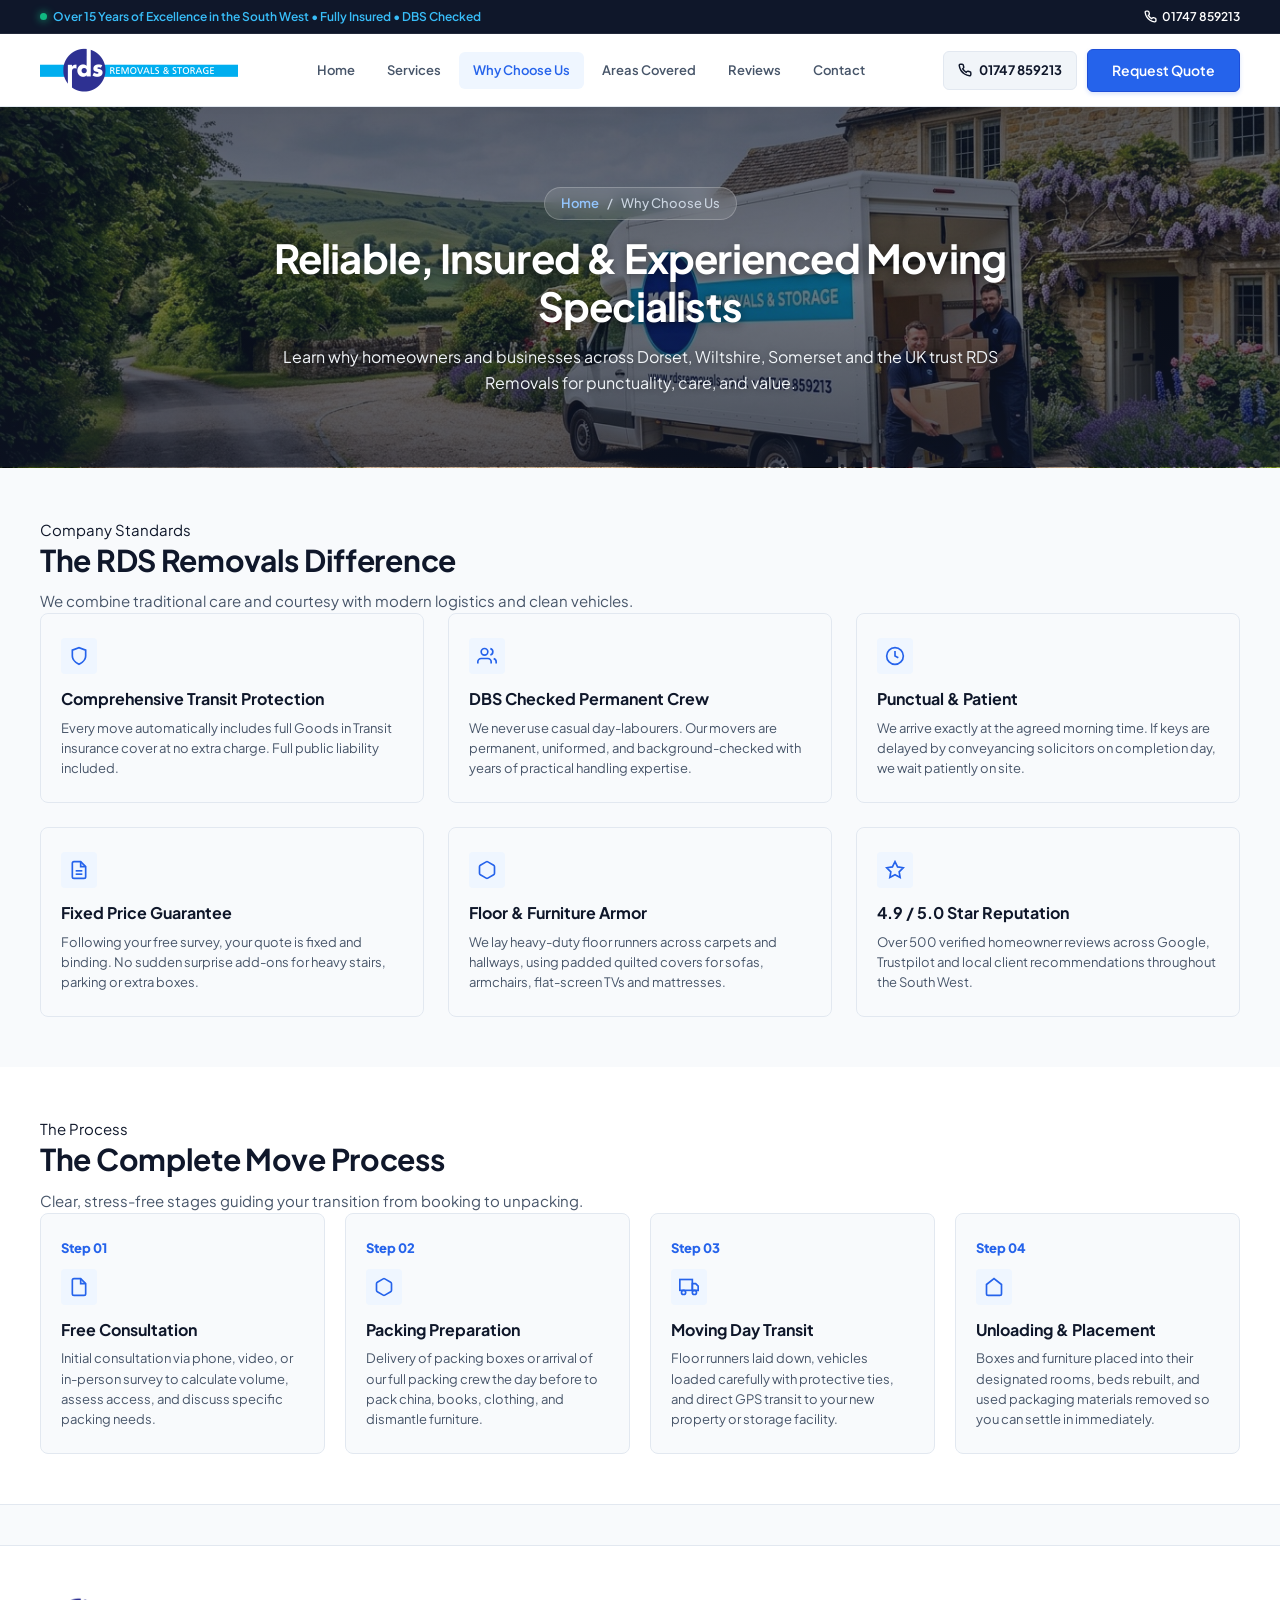
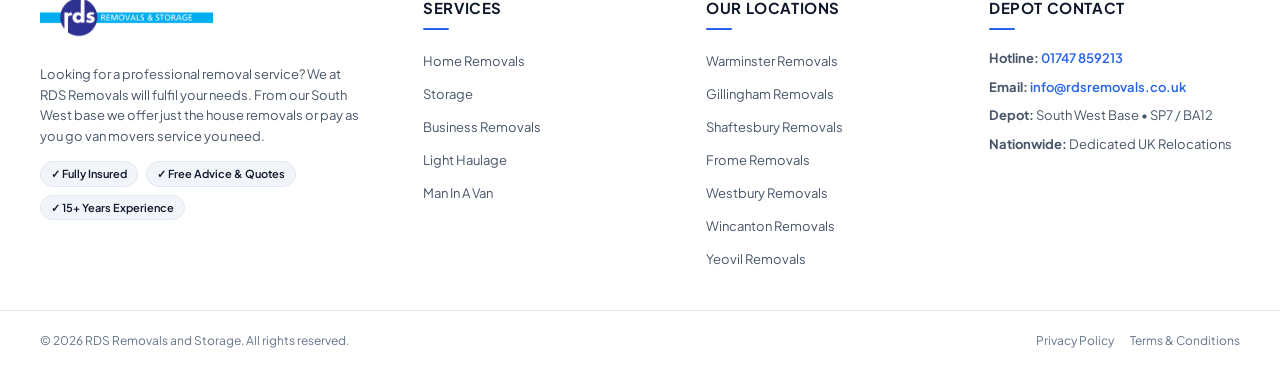
<file: about.html>
<!DOCTYPE html>
<html lang="en">
<head>
  <meta charset="UTF-8">
  <meta name="viewport" content="width=device-width, initial-scale=1.0">
  <meta name="description" content="About RDS Removals & Storage - Why choose us for your residential or commercial move across Dorset, Wiltshire, Somerset and Nationwide UK.">
  <title>Why Choose Us | RDS Removals &amp; Secure Storage</title>
  
  <link rel="preconnect" href="https://fonts.googleapis.com">
  <link rel="preconnect" href="https://fonts.gstatic.com" crossorigin>
  <link href="https://fonts.googleapis.com/css2?family=Plus+Jakarta+Sans:ital,wght@0,300;0,400;0,500;0,600;0,700;0,800;1,400&display=swap" rel="stylesheet">
  
  <link rel="stylesheet" href="style.css?v=16">
</head>
<body>

  <!-- Top Status Bar -->
  <aside class="top-notice-bar">
    <div class="container top-notice-container">
      <div class="top-notice-left">
        <span class="tn-item live-badge"><span class="pulse-dot"></span> Over 15 Years of Excellence in the South West &bull; Fully Insured &bull; DBS Checked</span>
      </div>
      <div class="top-notice-right">
        <a href="tel:01747859213" class="tn-link">
          <svg width="13" height="13" viewBox="0 0 24 24" fill="none" stroke="currentColor" stroke-width="2.5"><path d="M22 16.92v3a2 2 0 0 1-2.18 2 19.79 19.79 0 0 1-8.63-3.07 19.5 19.5 0 0 1-6-6 19.79 19.79 0 0 1-3.07-8.67A2 2 0 0 1 4.11 2h3a2 2 0 0 1 2 1.72 12.84 12.84 0 0 0 .7 2.81 2 2 0 0 1-.45 2.11L8.09 9.91a16 16 0 0 0 6 6l1.27-1.27a2 2 0 0 1 2.11-.45 12.84 12.84 0 0 0 2.81.7A2 2 0 0 1 22 16.92z"/></svg>
          <span>01747 859213</span>
        </a>
      </div>
    </div>
  </aside>

  <!-- Site Navigation Header -->
  <header class="site-header" id="site-header">
    <div class="container header-inner">
      <a href="index.html" class="brand-link" aria-label="RDS Removals and Storage">
        <img src="logo.png" alt="RDS Removals &amp; Storage" class="brand-logo-img" width="198" height="48">
      </a>

      <nav class="main-nav" id="main-nav">
        <ul class="nav-list">
          <li class="nav-item"><a href="index.html" class="nav-link">Home</a></li>
          <li class="nav-item"><a href="services.html" class="nav-link">Services</a></li>
          <li class="nav-item"><a href="about.html" class="nav-link active">Why Choose Us</a></li>
          <li class="nav-item"><a href="locations.html" class="nav-link">Areas Covered</a></li>
          <li class="nav-item"><a href="reviews.html" class="nav-link">Reviews</a></li>
          <li class="nav-item"><a href="contact.html" class="nav-link">Contact</a></li>
        </ul>
      </nav>

      <div class="header-actions">
        <a href="tel:01747859213" class="phone-action-btn">
          <svg width="14" height="14" viewBox="0 0 24 24" fill="none" stroke="currentColor" stroke-width="2.5"><path d="M22 16.92v3a2 2 0 0 1-2.18 2 19.79 19.79 0 0 1-8.63-3.07 19.5 19.5 0 0 1-6-6 19.79 19.79 0 0 1-3.07-8.67A2 2 0 0 1 4.11 2h3a2 2 0 0 1 2 1.72 12.84 12.84 0 0 0 .7 2.81 2 2 0 0 1-.45 2.11L8.09 9.91a16 16 0 0 0 6 6l1.27-1.27a2 2 0 0 1 2.11-.45 12.84 12.84 0 0 0 2.81.7A2 2 0 0 1 22 16.92z"/></svg>
          <span>01747 859213</span>
        </a>
        <button class="btn-primary open-quote-modal">Request Quote</button>
        <button class="mobile-nav-toggle" id="mobile-nav-toggle" aria-label="Toggle navigation"><span></span><span></span><span></span></button>
      </div>
    </div>
  </header>

  <!-- Page Banner -->
  <section class="page-hero-banner banner-about">
    <div class="container">
      <div class="page-breadcrumb">
        <a href="index.html">Home</a>
        <span>/</span>
        <span>Why Choose Us</span>
      </div>
      <h1 class="page-title">Reliable, Insured &amp; Experienced Moving Specialists</h1>
      <p class="page-lead">Learn why homeowners and businesses across Dorset, Wiltshire, Somerset and the UK trust RDS Removals for punctuality, care, and value.</p>
    </div>
  </section>

  <!-- 6 Pillars Why Choose Us -->
  <section style="padding: 50px 0;">
    <div class="container">
      <div class="section-header-wrap">
        <span class="sub-tag">Company Standards</span>
        <h2 class="section-title">The RDS Removals Difference</h2>
        <p class="section-desc">We combine traditional care and courtesy with modern logistics and clean vehicles.</p>
      </div>

      <div style="display: grid; grid-template-columns: repeat(3, 1fr); gap: 24px;">
        
        <div class="step-flow-card tilt-card">
          <div class="sfc-icon">
            <svg width="20" height="20" viewBox="0 0 24 24" fill="none" stroke="currentColor" stroke-width="2"><path d="M12 22s8-4 8-10V5l-8-3-8 3v7c0 6 8 10 8 10z"/></svg>
          </div>
          <h3 class="sfc-title">Comprehensive Transit Protection</h3>
          <p class="sfc-desc">Every move automatically includes full Goods in Transit insurance cover at no extra charge. Full public liability included.</p>
        </div>

        <div class="step-flow-card tilt-card">
          <div class="sfc-icon">
            <svg width="20" height="20" viewBox="0 0 24 24" fill="none" stroke="currentColor" stroke-width="2"><path d="M17 21v-2a4 4 0 0 0-4-4H5a4 4 0 0 0-4 4v2"></path><circle cx="9" cy="7" r="4"></circle><path d="M23 21v-2a4 4 0 0 0-3-3.87"></path><path d="M16 3.13a4 4 0 0 1 0 7.75"></path></svg>
          </div>
          <h3 class="sfc-title">DBS Checked Permanent Crew</h3>
          <p class="sfc-desc">We never use casual day-labourers. Our movers are permanent, uniformed, and background-checked with years of practical handling expertise.</p>
        </div>

        <div class="step-flow-card tilt-card">
          <div class="sfc-icon">
            <svg width="20" height="20" viewBox="0 0 24 24" fill="none" stroke="currentColor" stroke-width="2"><circle cx="12" cy="12" r="10"></circle><polyline points="12 6 12 12 16 14"></polyline></svg>
          </div>
          <h3 class="sfc-title">Punctual &amp; Patient</h3>
          <p class="sfc-desc">We arrive exactly at the agreed morning time. If keys are delayed by conveyancing solicitors on completion day, we wait patiently on site.</p>
        </div>

        <div class="step-flow-card tilt-card">
          <div class="sfc-icon">
            <svg width="20" height="20" viewBox="0 0 24 24" fill="none" stroke="currentColor" stroke-width="2"><path d="M14 2H6a2 2 0 0 0-2 2v16a2 2 0 0 0 2 2h12a2 2 0 0 0 2-2V8z"></path><polyline points="14 2 14 8 20 8"></polyline><line x1="16" y1="13" x2="8" y2="13"></line><line x1="16" y1="17" x2="8" y2="17"></line></svg>
          </div>
          <h3 class="sfc-title">Fixed Price Guarantee</h3>
          <p class="sfc-desc">Following your free survey, your quote is fixed and binding. No sudden surprise add-ons for heavy stairs, parking or extra boxes.</p>
        </div>

        <div class="step-flow-card tilt-card">
          <div class="sfc-icon">
            <svg width="20" height="20" viewBox="0 0 24 24" fill="none" stroke="currentColor" stroke-width="2"><path d="M21 16V8a2 2 0 0 0-1-1.73l-7-4a2 2 0 0 0-2 0l-7 4A2 2 0 0 0 3 8v8a2 2 0 0 0 1 1.73l7 4a2 2 0 0 0 2 0l7-4A2 2 0 0 0 21 16z"></path></svg>
          </div>
          <h3 class="sfc-title">Floor &amp; Furniture Armor</h3>
          <p class="sfc-desc">We lay heavy-duty floor runners across carpets and hallways, using padded quilted covers for sofas, armchairs, flat-screen TVs and mattresses.</p>
        </div>

        <div class="step-flow-card tilt-card">
          <div class="sfc-icon">
            <svg width="20" height="20" viewBox="0 0 24 24" fill="none" stroke="currentColor" stroke-width="2"><polygon points="12 2 15.09 8.26 22 9.27 17 14.14 18.18 21.02 12 17.77 5.82 21.02 7 14.14 2 9.27 8.91 8.26 12 2"/></svg>
          </div>
          <h3 class="sfc-title">4.9 / 5.0 Star Reputation</h3>
          <p class="sfc-desc">Over 500 verified homeowner reviews across Google, Trustpilot and local client recommendations throughout the South West.</p>
        </div>

      </div>
    </div>
  </section>

  <!-- 4-Step Moving Journey -->
  <section class="process-journey-section">
    <div class="container">
      <div class="section-header-wrap">
        <span class="sub-tag">The Process</span>
        <h2 class="section-title">The Complete Move Process</h2>
        <p class="section-desc">Clear, stress-free stages guiding your transition from booking to unpacking.</p>
      </div>

      <div class="process-steps-row">
        <div class="step-flow-card tilt-card">
          <div class="sfc-badge">Step 01</div>
          <div class="sfc-icon"><svg width="20" height="20" viewBox="0 0 24 24" fill="none" stroke="currentColor" stroke-width="2"><path d="M14 2H6a2 2 0 0 0-2 2v16a2 2 0 0 0 2 2h12a2 2 0 0 0 2-2V8z"></path><polyline points="14 2 14 8 20 8"></polyline></svg></div>
          <h3 class="sfc-title">Free Consultation</h3>
          <p class="sfc-desc">Initial consultation via phone, video, or in-person survey to calculate volume, assess access, and discuss specific packing needs.</p>
        </div>

        <div class="step-flow-card tilt-card">
          <div class="sfc-badge">Step 02</div>
          <div class="sfc-icon"><svg width="20" height="20" viewBox="0 0 24 24" fill="none" stroke="currentColor" stroke-width="2"><path d="M21 16V8a2 2 0 0 0-1-1.73l-7-4a2 2 0 0 0-2 0l-7 4A2 2 0 0 0 3 8v8a2 2 0 0 0 1 1.73l7 4a2 2 0 0 0 2 0l7-4A2 2 0 0 0 21 16z"></path></svg></div>
          <h3 class="sfc-title">Packing Preparation</h3>
          <p class="sfc-desc">Delivery of packing boxes or arrival of our full packing crew the day before to pack china, books, clothing, and dismantle furniture.</p>
        </div>

        <div class="step-flow-card tilt-card">
          <div class="sfc-badge">Step 03</div>
          <div class="sfc-icon"><svg width="20" height="20" viewBox="0 0 24 24" fill="none" stroke="currentColor" stroke-width="2"><rect x="1" y="3" width="15" height="13"></rect><polygon points="16 8 20 8 23 11 23 16 16 16 8"></polygon><circle cx="5.5" cy="18.5" r="2.5"></circle><circle cx="18.5" cy="18.5" r="2.5"></circle></svg></div>
          <h3 class="sfc-title">Moving Day Transit</h3>
          <p class="sfc-desc">Floor runners laid down, vehicles loaded carefully with protective ties, and direct GPS transit to your new property or storage facility.</p>
        </div>

        <div class="step-flow-card tilt-card">
          <div class="sfc-badge">Step 04</div>
          <div class="sfc-icon"><svg width="20" height="20" viewBox="0 0 24 24" fill="none" stroke="currentColor" stroke-width="2"><path d="M3 9l9-7 9 7v11a2 2 0 0 1-2 2H5a2 2 0 01-2-2z"/></svg></div>
          <h3 class="sfc-title">Unloading &amp; Placement</h3>
          <p class="sfc-desc">Boxes and furniture placed into their designated rooms, beds rebuilt, and used packaging materials removed so you can settle in immediately.</p>
        </div>
      </div>
    </div>
  </section>

  <!-- Site Footer -->
  <footer class="site-footer">
        <div class="container footer-top-grid">
      <div class="footer-about">
        <a href="index.html" class="brand-link" aria-label="RDS Removals and Storage">
          <img src="logo.png" alt="RDS Removals &amp; Storage" class="footer-logo-img" width="180" height="44">
        </a>
        <p>Looking for a professional removal service? We at RDS Removals will fulfil your needs. From our South West base we offer just the house removals or pay as you go van movers service you need.</p>
        <div class="footer-trust-pills">
          <span class="ftp-badge">✓ Fully Insured</span>
          <span class="ftp-badge">✓ Free Advice &amp; Quotes</span>
          <span class="ftp-badge">✓ 15+ Years Experience</span>
        </div>
      </div>

      <div class="footer-col">
        <h4>Services</h4>
        <ul class="footer-links-list">
          <li><a href="services.html#home-removals">Home Removals</a></li>
          <li><a href="services.html#storage">Storage</a></li>
          <li><a href="services.html#business-removals">Business Removals</a></li>
          <li><a href="services.html#light-haulage">Light Haulage</a></li>
          <li><a href="services.html#man-in-a-van">Man In A Van</a></li>
        </ul>
      </div>

      <div class="footer-col">
        <h4>Our Locations</h4>
        <ul class="footer-links-list">
          <li><a href="locations.html#warminster">Warminster Removals</a></li>
          <li><a href="locations.html#gillingham">Gillingham Removals</a></li>
          <li><a href="locations.html#shaftesbury">Shaftesbury Removals</a></li>
          <li><a href="locations.html#frome">Frome Removals</a></li>
          <li><a href="locations.html#westbury">Westbury Removals</a></li>
          <li><a href="locations.html#wincanton">Wincanton Removals</a></li>
          <li><a href="locations.html#yeovil">Yeovil Removals</a></li>
        </ul>
      </div>

      <div class="footer-col">
        <h4>Depot Contact</h4>
        <div class="footer-contact-info">
          <p><strong>Hotline:</strong> <a href="tel:01747859213">01747 859213</a></p>
          <p><strong>Email:</strong> <a href="mailto:info@rdsremovals.co.uk">info@rdsremovals.co.uk</a></p>
          <p><strong>Depot:</strong> South West Base &bull; SP7 / BA12</p>
          <p><strong>Nationwide:</strong> Dedicated UK Relocations</p>
        </div>
      </div>
    </div>

    <div class="footer-bottom-row">
      <div class="container fbr-flex">
        <span>&copy; 2026 RDS Removals and Storage. All rights reserved.</span>
        <div class="fbr-legal-links"><a href="#">Privacy Policy</a><a href="#">Terms &amp; Conditions</a></div>
      </div>
    </div>
  </footer>

  <!-- Modal Quote Popup Window -->
  <div class="modal-overlay" id="quote-modal-overlay">
    <div class="modal-box-card tilt-card">
      <button class="modal-close-x" id="modal-close-btn">&times;</button>
      <div class="modal-head">
        <span class="sub-tag">Free Moving Survey</span>
        <h3>Request Your Tailored Quotation</h3>
        <p>Complete the details below and our coordinator will confirm your fixed price within 2 working hours.</p>
      </div>

      <form id="modal-quote-form" class="clean-form">
        <div class="form-row-2">
          <div class="form-field">
            <label for="mq-name">Full Name *</label>
            <input type="text" id="mq-name" required placeholder="John Smith">
          </div>
          <div class="form-field">
            <label for="mq-phone">Phone Number *</label>
            <input type="tel" id="mq-phone" required placeholder="01747 859213">
          </div>
        </div>

        <div class="form-field">
          <label for="mq-email">Email Address *</label>
          <input type="email" id="mq-email" required placeholder="john@example.co.uk">
        </div>

        <div class="form-row-2">
          <div class="form-field">
            <label for="mq-from">Moving From Postcode *</label>
            <input type="text" id="mq-from" required placeholder="e.g. SP7 8AB">
          </div>
          <div class="form-field">
            <label for="mq-to">Moving To Postcode *</label>
            <input type="text" id="mq-to" required placeholder="e.g. BA12 9AH">
          </div>
        </div>

        <div class="form-row-2">
          <div class="form-field">
            <label for="mq-service">Service Needed</label>
            <select id="mq-service">
              <option value="Home Removals">Home Removals</option>
              <option value="Storage">Secure Storage</option>
              <option value="Commercial Relocation">Commercial Office Move</option>
              <option value="Man with a Van">Man in a Van</option>
              <option value="Packing Materials">Packing Materials</option>
              <option value="Nationwide Move">Nationwide UK Move</option>
            </select>
          </div>
          <div class="form-field">
            <label for="mq-property">Property Size</label>
            <select id="mq-property">
              <option value="1 Bed">1 Bed Flat/Apartment</option>
              <option value="2 Bed">2 Bed House/Flat</option>
              <option value="3 Bed" selected>3 Bed Family House</option>
              <option value="4 Bed">4 Bed House</option>
              <option value="5+ Bed">5+ Bed Property</option>
              <option value="Office">Commercial Office</option>
            </select>
          </div>
        </div>

        <div class="form-field">
          <label for="mq-notes">Specific Requirements / Notes</label>
          <textarea id="mq-notes" rows="2" placeholder="Awkward access, piano, packing required..."></textarea>
        </div>

        <button type="submit" class="btn-primary" style="width: 100%;">Submit Quote Request</button>

        <div class="modal-success-pane" id="modal-form-success">
          <div class="msp-icon">
            <svg width="24" height="24" viewBox="0 0 24 24" fill="none" stroke="currentColor" stroke-width="3"><polyline points="20 6 9 17 4 12"/></svg>
          </div>
          <h4>Request Received!</h4>
          <p>Thank you. Our move coordinator will contact you shortly.</p>
        </div>
      </form>
    </div>
  </div>

  <button class="back-to-top-btn" id="back-to-top" aria-label="Back to top">
    <svg width="18" height="18" viewBox="0 0 24 24" fill="none" stroke="currentColor" stroke-width="2.5"><polyline points="18 15 12 9 6 15"></polyline></svg>
  </button>

  <script src="script.js"></script>
</body>
</html>
</file>
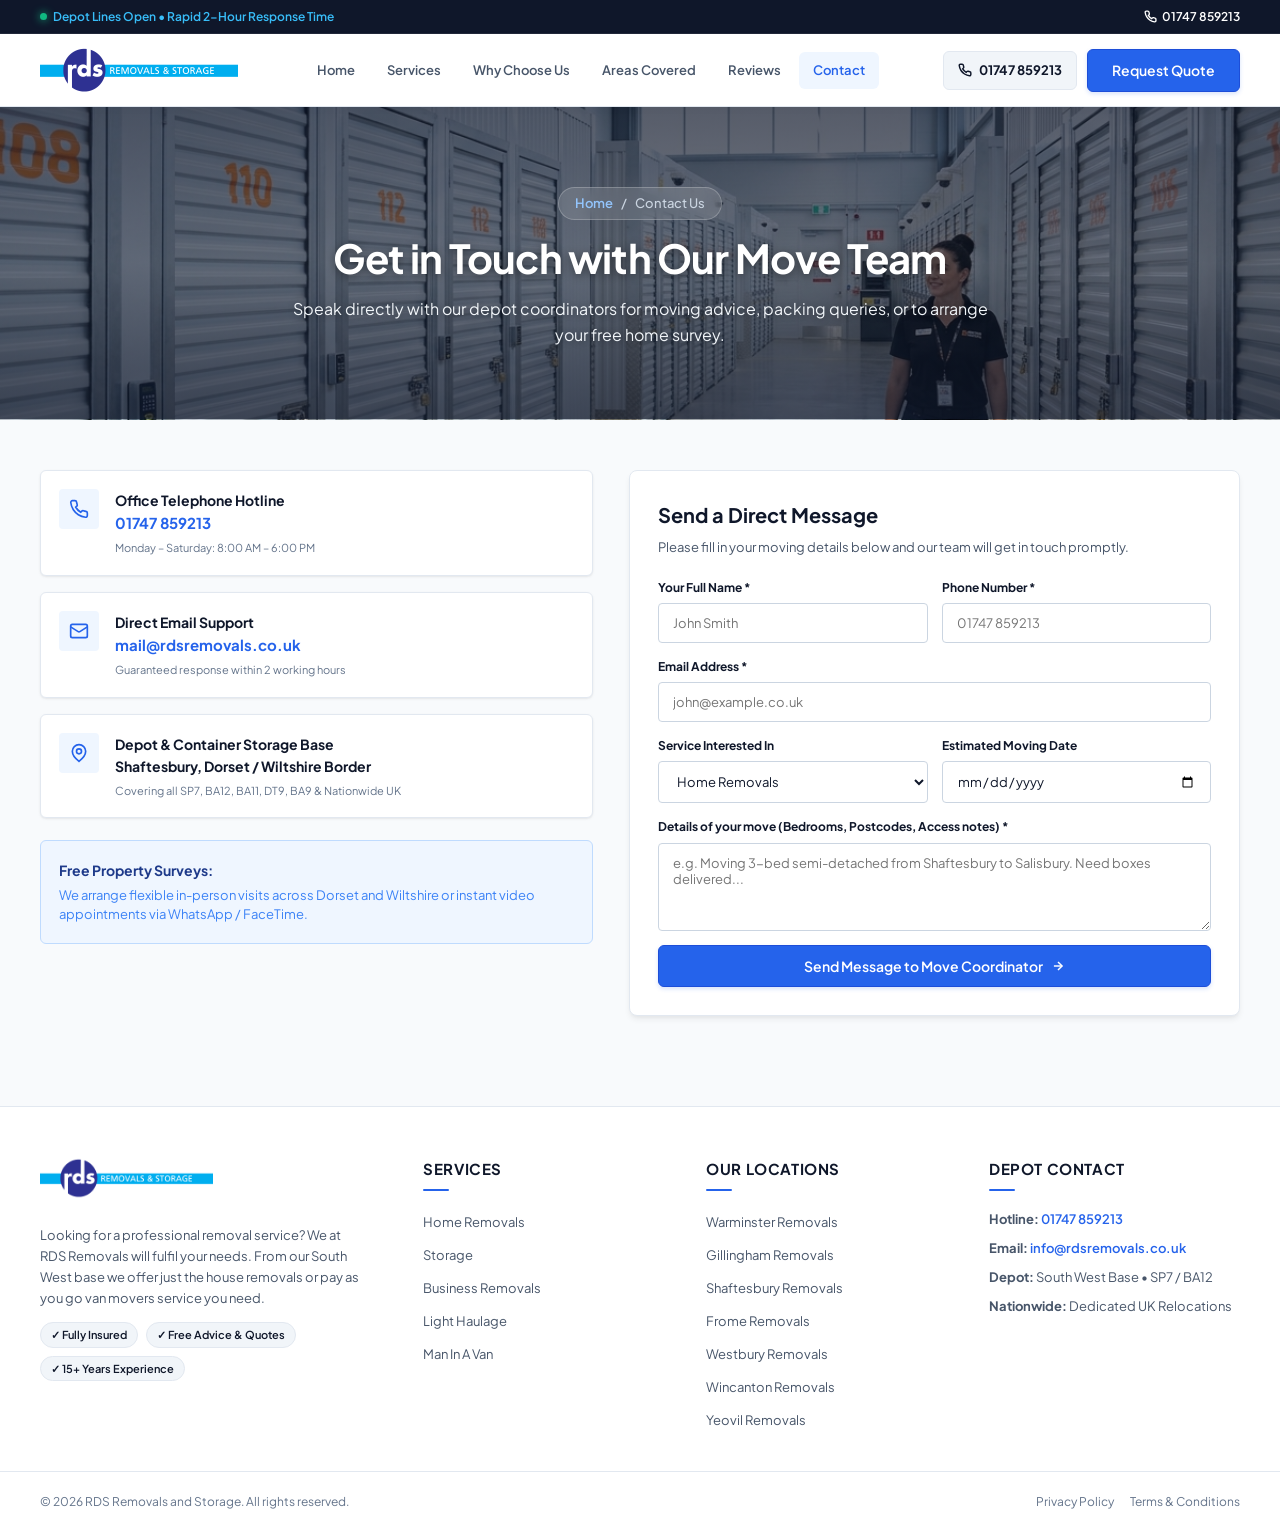
<file: contact.html>
<!DOCTYPE html>
<html lang="en">
<head>
  <meta charset="UTF-8">
  <meta name="viewport" content="width=device-width, initial-scale=1.0">
  <meta name="description" content="Contact RDS Removals & Storage - Phone 01747 859213, email mail@rdsremovals.co.uk or request a free moving survey across Dorset, Wiltshire & UK.">
  <title>Contact Us | RDS Removals &amp; Secure Storage</title>
  
  <link rel="preconnect" href="https://fonts.googleapis.com">
  <link rel="preconnect" href="https://fonts.gstatic.com" crossorigin>
  <link href="https://fonts.googleapis.com/css2?family=Plus+Jakarta+Sans:ital,wght@0,300;0,400;0,500;0,600;0,700;0,800;1,400&display=swap" rel="stylesheet">
  
  <link rel="stylesheet" href="style.css?v=16">
</head>
<body>

  <!-- Top Status Bar -->
  <aside class="top-notice-bar">
    <div class="container top-notice-container">
      <div class="top-notice-left">
        <span class="tn-item live-badge"><span class="pulse-dot"></span> Depot Lines Open &bull; Rapid 2-Hour Response Time</span>
      </div>
      <div class="top-notice-right">
        <a href="tel:01747859213" class="tn-link">
          <svg width="13" height="13" viewBox="0 0 24 24" fill="none" stroke="currentColor" stroke-width="2.5"><path d="M22 16.92v3a2 2 0 0 1-2.18 2 19.79 19.79 0 0 1-8.63-3.07 19.5 19.5 0 0 1-6-6 19.79 19.79 0 0 1-3.07-8.67A2 2 0 0 1 4.11 2h3a2 2 0 0 1 2 1.72 12.84 12.84 0 0 0 .7 2.81 2 2 0 0 1-.45 2.11L8.09 9.91a16 16 0 0 0 6 6l1.27-1.27a2 2 0 0 1 2.11-.45 12.84 12.84 0 0 0 2.81.7A2 2 0 0 1 22 16.92z"/></svg>
          <span>01747 859213</span>
        </a>
      </div>
    </div>
  </aside>

  <!-- Site Navigation Header -->
  <header class="site-header" id="site-header">
    <div class="container header-inner">
      <a href="index.html" class="brand-link" aria-label="RDS Removals and Storage">
        <img src="logo.png" alt="RDS Removals &amp; Storage" class="brand-logo-img" width="198" height="48">
      </a>

      <nav class="main-nav" id="main-nav">
        <ul class="nav-list">
          <li class="nav-item"><a href="index.html" class="nav-link">Home</a></li>
          <li class="nav-item"><a href="services.html" class="nav-link">Services</a></li>
          <li class="nav-item"><a href="about.html" class="nav-link">Why Choose Us</a></li>
          <li class="nav-item"><a href="locations.html" class="nav-link">Areas Covered</a></li>
          <li class="nav-item"><a href="reviews.html" class="nav-link">Reviews</a></li>
          <li class="nav-item"><a href="contact.html" class="nav-link active">Contact</a></li>
        </ul>
      </nav>

      <div class="header-actions">
        <a href="tel:01747859213" class="phone-action-btn">
          <svg width="14" height="14" viewBox="0 0 24 24" fill="none" stroke="currentColor" stroke-width="2.5"><path d="M22 16.92v3a2 2 0 0 1-2.18 2 19.79 19.79 0 0 1-8.63-3.07 19.5 19.5 0 0 1-6-6 19.79 19.79 0 0 1-3.07-8.67A2 2 0 0 1 4.11 2h3a2 2 0 0 1 2 1.72 12.84 12.84 0 0 0 .7 2.81 2 2 0 0 1-.45 2.11L8.09 9.91a16 16 0 0 0 6 6l1.27-1.27a2 2 0 0 1 2.11-.45 12.84 12.84 0 0 0 2.81.7A2 2 0 0 1 22 16.92z"/></svg>
          <span>01747 859213</span>
        </a>
        <button class="btn-primary open-quote-modal">Request Quote</button>
        <button class="mobile-nav-toggle" id="mobile-nav-toggle" aria-label="Toggle navigation"><span></span><span></span><span></span></button>
      </div>
    </div>
  </header>

  <!-- Page Banner -->
  <section class="page-hero-banner banner-contact">
    <div class="container">
      <div class="page-breadcrumb">
        <a href="index.html">Home</a>
        <span>/</span>
        <span>Contact Us</span>
      </div>
      <h1 class="page-title">Get in Touch with Our Move Team</h1>
      <p class="page-lead">Speak directly with our depot coordinators for moving advice, packing queries, or to arrange your free home survey.</p>
    </div>
  </section>

  <!-- Contact Split Section -->
  <section class="contact-section-wrap">
    <div class="container">
      <div class="contact-split-layout">
        
        <!-- Left: Direct Contact Information -->
        <div class="contact-info-deck">
          <div class="contact-card-box tilt-card">
            <div class="ccb-icon">
              <svg width="20" height="20" viewBox="0 0 24 24" fill="none" stroke="currentColor" stroke-width="2"><path d="M22 16.92v3a2 2 0 0 1-2.18 2 19.79 19.79 0 0 1-8.63-3.07 19.5 19.5 0 0 1-6-6 19.79 19.79 0 0 1-3.07-8.67A2 2 0 0 1 4.11 2h3a2 2 0 0 1 2 1.72 12.84 12.84 0 0 0 .7 2.81 2 2 0 0 1-.45 2.11L8.09 9.91a16 16 0 0 0 6 6l1.27-1.27a2 2 0 0 1 2.11-.45 12.84 12.84 0 0 0 2.81.7A2 2 0 0 1 22 16.92z"/></svg>
            </div>
            <div class="ccb-meta">
              <strong>Office Telephone Hotline</strong>
              <a href="tel:01747859213">01747 859213</a>
              <small>Monday &ndash; Saturday: 8:00 AM &ndash; 6:00 PM</small>
            </div>
          </div>

          <div class="contact-card-box tilt-card">
            <div class="ccb-icon">
              <svg width="20" height="20" viewBox="0 0 24 24" fill="none" stroke="currentColor" stroke-width="2"><rect width="20" height="16" x="2" y="4" rx="2"></rect><path d="m22 7-8.97 5.7a1.94 1.94 0 0 1-2.06 0L2 7"></path></svg>
            </div>
            <div class="ccb-meta">
              <strong>Direct Email Support</strong>
              <a href="mailto:mail@rdsremovals.co.uk">mail@rdsremovals.co.uk</a>
              <small>Guaranteed response within 2 working hours</small>
            </div>
          </div>

          <div class="contact-card-box tilt-card">
            <div class="ccb-icon">
              <svg width="20" height="20" viewBox="0 0 24 24" fill="none" stroke="currentColor" stroke-width="2"><path d="M20 10c0 6-8 12-8 12s-8-6-8-12a8 8 0 0 1 16 0Z"></path><circle cx="12" cy="10" r="3"></circle></svg>
            </div>
            <div class="ccb-meta">
              <strong>Depot &amp; Container Storage Base</strong>
              <span style="font-size: 14px; font-weight: 700; color: #0f172a; display: block;">Shaftesbury, Dorset / Wiltshire Border</span>
              <small>Covering all SP7, BA12, BA11, DT9, BA9 &amp; Nationwide UK</small>
            </div>
          </div>

          <div style="background: #eff6ff; border: 1px solid #bfdbfe; border-radius: var(--radius-sm); padding: 18px; margin-top: 6px;">
            <strong style="color: #1e3a8a; font-size: 14px; display: block; margin-bottom: 4px;">Free Property Surveys:</strong>
            <p style="font-size: 13px; color: #3b82f6; line-height: 1.5; margin: 0;">We arrange flexible in-person visits across Dorset and Wiltshire or instant video appointments via WhatsApp / FaceTime.</p>
          </div>
        </div>

        <!-- Right: Modern Clean Contact Form -->
        <div class="contact-form-card tilt-card">
          <h3 class="cfc-title">Send a Direct Message</h3>
          <p class="cfc-sub">Please fill in your moving details below and our team will get in touch promptly.</p>

          <form id="main-contact-form" class="clean-form">
            <div class="form-row-2">
              <div class="form-field">
                <label for="c-name">Your Full Name *</label>
                <input type="text" id="c-name" required placeholder="John Smith">
              </div>
              <div class="form-field">
                <label for="c-phone">Phone Number *</label>
                <input type="tel" id="c-phone" required placeholder="01747 859213">
              </div>
            </div>

            <div class="form-field">
              <label for="c-email">Email Address *</label>
              <input type="email" id="c-email" required placeholder="john@example.co.uk">
            </div>

            <div class="form-row-2">
              <div class="form-field">
                <label for="c-service">Service Interested In</label>
                <select id="c-service">
                  <option value="Home Removals">Home Removals</option>
                  <option value="Storage">Secure Storage</option>
                  <option value="Commercial">Commercial / Office Move</option>
                  <option value="Man in Van">Man in a Van</option>
                  <option value="Packing">Packing Materials</option>
                  <option value="Nationwide">Nationwide Move</option>
                </select>
              </div>
              <div class="form-field">
                <label for="c-date">Estimated Moving Date</label>
                <input type="date" id="c-date">
              </div>
            </div>

            <div class="form-field">
              <label for="c-message">Details of your move (Bedrooms, Postcodes, Access notes) *</label>
              <textarea id="c-message" rows="4" required placeholder="e.g. Moving 3-bed semi-detached from Shaftesbury to Salisbury. Need boxes delivered..."></textarea>
            </div>

            <button type="submit" class="btn-primary" style="width: 100%; padding: 12px; font-size: 14px;">
              <span>Send Message to Move Coordinator</span>
              <svg width="14" height="14" viewBox="0 0 24 24" fill="none" stroke="currentColor" stroke-width="2.5"><line x1="5" y1="12" x2="19" y2="12"></line><polyline points="12 5 19 12 12 19"></polyline></svg>
            </button>

            <div class="form-alert-feedback" id="contact-form-feedback"></div>
          </form>
        </div>

      </div>
    </div>
  </section>

  <!-- Site Footer -->
  <footer class="site-footer">
        <div class="container footer-top-grid">
      <div class="footer-about">
        <a href="index.html" class="brand-link" aria-label="RDS Removals and Storage">
          <img src="logo.png" alt="RDS Removals &amp; Storage" class="footer-logo-img" width="180" height="44">
        </a>
        <p>Looking for a professional removal service? We at RDS Removals will fulfil your needs. From our South West base we offer just the house removals or pay as you go van movers service you need.</p>
        <div class="footer-trust-pills">
          <span class="ftp-badge">✓ Fully Insured</span>
          <span class="ftp-badge">✓ Free Advice &amp; Quotes</span>
          <span class="ftp-badge">✓ 15+ Years Experience</span>
        </div>
      </div>

      <div class="footer-col">
        <h4>Services</h4>
        <ul class="footer-links-list">
          <li><a href="services.html#home-removals">Home Removals</a></li>
          <li><a href="services.html#storage">Storage</a></li>
          <li><a href="services.html#business-removals">Business Removals</a></li>
          <li><a href="services.html#light-haulage">Light Haulage</a></li>
          <li><a href="services.html#man-in-a-van">Man In A Van</a></li>
        </ul>
      </div>

      <div class="footer-col">
        <h4>Our Locations</h4>
        <ul class="footer-links-list">
          <li><a href="locations.html#warminster">Warminster Removals</a></li>
          <li><a href="locations.html#gillingham">Gillingham Removals</a></li>
          <li><a href="locations.html#shaftesbury">Shaftesbury Removals</a></li>
          <li><a href="locations.html#frome">Frome Removals</a></li>
          <li><a href="locations.html#westbury">Westbury Removals</a></li>
          <li><a href="locations.html#wincanton">Wincanton Removals</a></li>
          <li><a href="locations.html#yeovil">Yeovil Removals</a></li>
        </ul>
      </div>

      <div class="footer-col">
        <h4>Depot Contact</h4>
        <div class="footer-contact-info">
          <p><strong>Hotline:</strong> <a href="tel:01747859213">01747 859213</a></p>
          <p><strong>Email:</strong> <a href="mailto:info@rdsremovals.co.uk">info@rdsremovals.co.uk</a></p>
          <p><strong>Depot:</strong> South West Base &bull; SP7 / BA12</p>
          <p><strong>Nationwide:</strong> Dedicated UK Relocations</p>
        </div>
      </div>
    </div>

    <div class="footer-bottom-row">
      <div class="container fbr-flex">
        <span>&copy; 2026 RDS Removals and Storage. All rights reserved.</span>
        <div class="fbr-legal-links"><a href="#">Privacy Policy</a><a href="#">Terms &amp; Conditions</a></div>
      </div>
    </div>
  </footer>

  <!-- Modal Quote Popup Window -->
  <div class="modal-overlay" id="quote-modal-overlay">
    <div class="modal-box-card tilt-card">
      <button class="modal-close-x" id="modal-close-btn">&times;</button>
      <div class="modal-head">
        <span class="sub-tag">Free Moving Survey</span>
        <h3>Request Your Tailored Quotation</h3>
        <p>Complete the details below and our coordinator will confirm your fixed price within 2 working hours.</p>
      </div>

      <form id="modal-quote-form" class="clean-form">
        <div class="form-row-2">
          <div class="form-field">
            <label for="mq-name">Full Name *</label>
            <input type="text" id="mq-name" required placeholder="John Smith">
          </div>
          <div class="form-field">
            <label for="mq-phone">Phone Number *</label>
            <input type="tel" id="mq-phone" required placeholder="01747 859213">
          </div>
        </div>

        <div class="form-field">
          <label for="mq-email">Email Address *</label>
          <input type="email" id="mq-email" required placeholder="john@example.co.uk">
        </div>

        <div class="form-row-2">
          <div class="form-field">
            <label for="mq-from">Moving From Postcode *</label>
            <input type="text" id="mq-from" required placeholder="e.g. SP7 8AB">
          </div>
          <div class="form-field">
            <label for="mq-to">Moving To Postcode *</label>
            <input type="text" id="mq-to" required placeholder="e.g. BA12 9AH">
          </div>
        </div>

        <div class="form-row-2">
          <div class="form-field">
            <label for="mq-service">Service Needed</label>
            <select id="mq-service">
              <option value="Home Removals">Home Removals</option>
              <option value="Storage">Secure Storage</option>
              <option value="Commercial Relocation">Commercial Office Move</option>
              <option value="Man with a Van">Man in a Van</option>
              <option value="Packing Materials">Packing Materials</option>
              <option value="Nationwide Move">Nationwide UK Move</option>
            </select>
          </div>
          <div class="form-field">
            <label for="mq-property">Property Size</label>
            <select id="mq-property">
              <option value="1 Bed">1 Bed Flat/Apartment</option>
              <option value="2 Bed">2 Bed House/Flat</option>
              <option value="3 Bed" selected>3 Bed Family House</option>
              <option value="4 Bed">4 Bed House</option>
              <option value="5+ Bed">5+ Bed Property</option>
              <option value="Office">Commercial Office</option>
            </select>
          </div>
        </div>

        <div class="form-field">
          <label for="mq-notes">Specific Requirements / Notes</label>
          <textarea id="mq-notes" rows="2" placeholder="Awkward access, piano, packing required..."></textarea>
        </div>

        <button type="submit" class="btn-primary" style="width: 100%;">Submit Quote Request</button>

        <div class="modal-success-pane" id="modal-form-success">
          <div class="msp-icon">
            <svg width="24" height="24" viewBox="0 0 24 24" fill="none" stroke="currentColor" stroke-width="3"><polyline points="20 6 9 17 4 12"/></svg>
          </div>
          <h4>Request Received!</h4>
          <p>Thank you. Our move coordinator will contact you shortly.</p>
        </div>
      </form>
    </div>
  </div>

  <button class="back-to-top-btn" id="back-to-top" aria-label="Back to top">
    <svg width="18" height="18" viewBox="0 0 24 24" fill="none" stroke="currentColor" stroke-width="2.5"><polyline points="18 15 12 9 6 15"></polyline></svg>
  </button>

  <script src="script.js"></script>
</body>
</html>
</file>
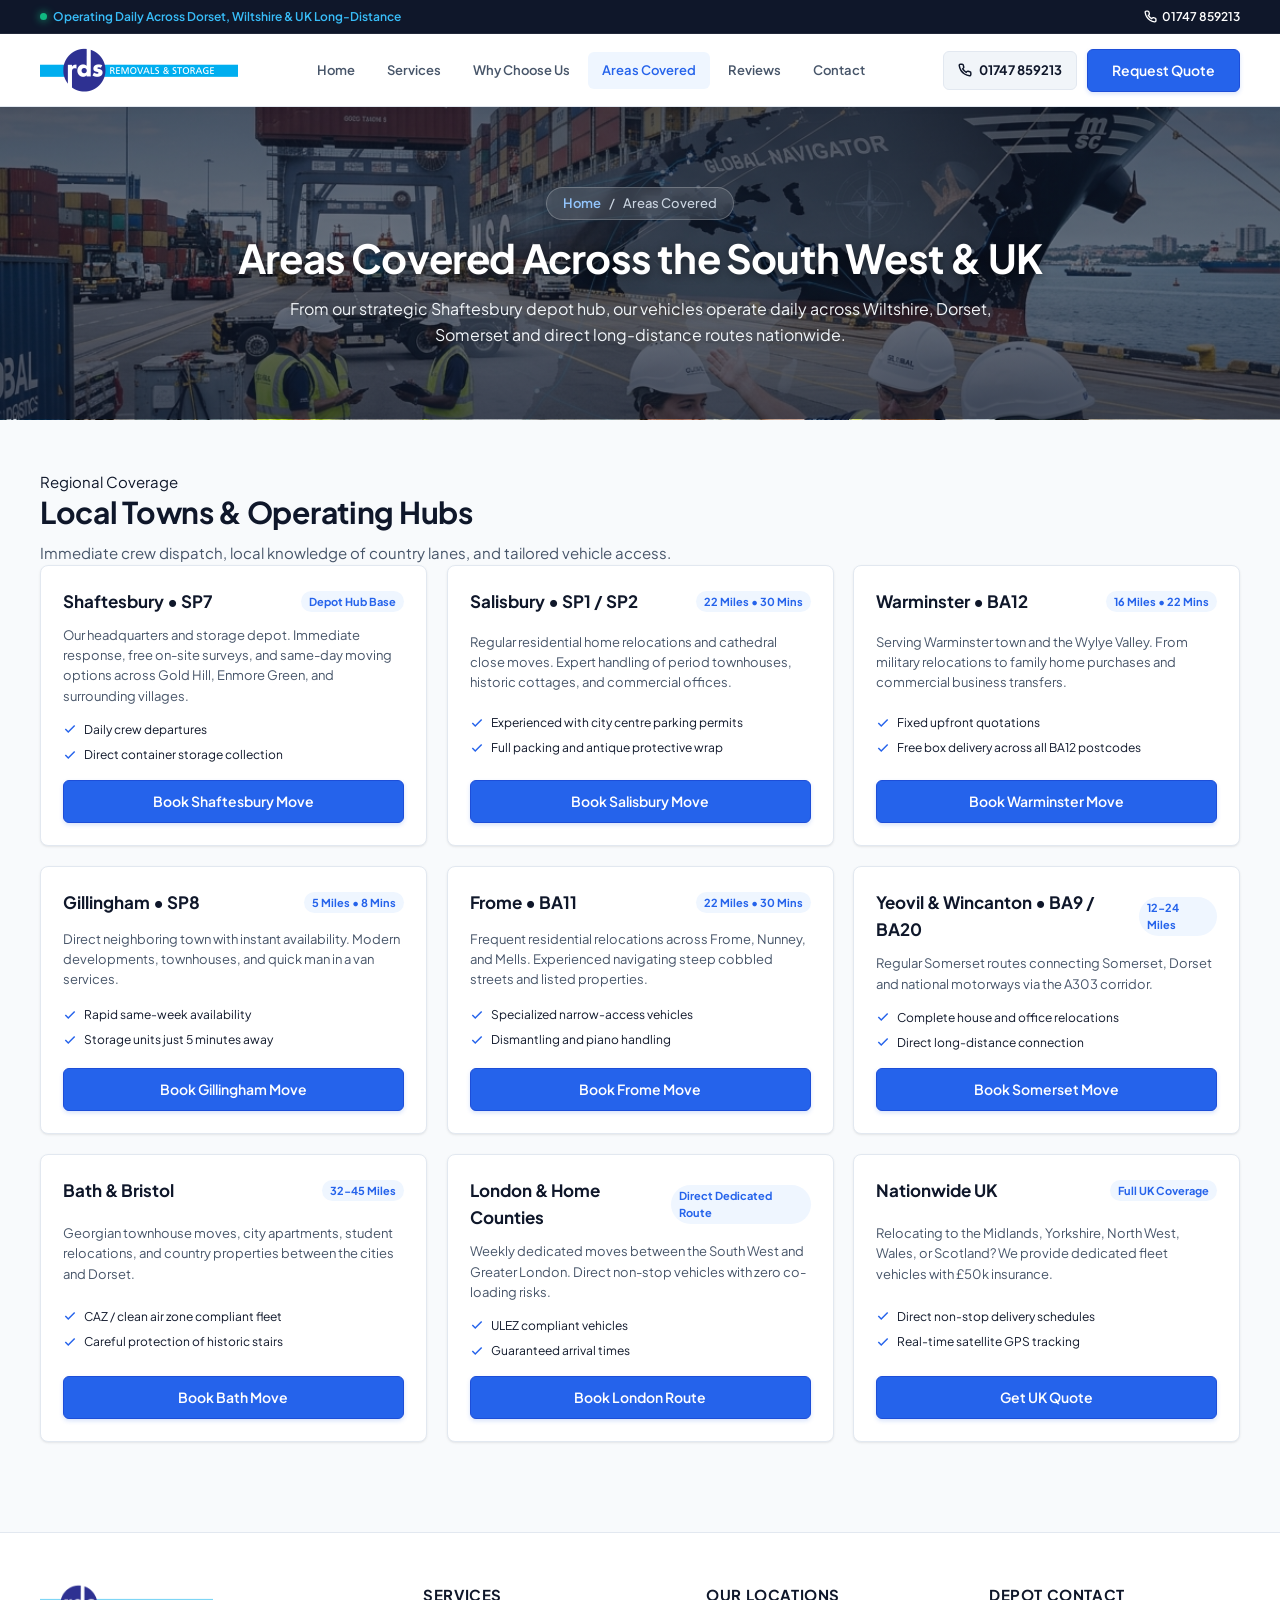
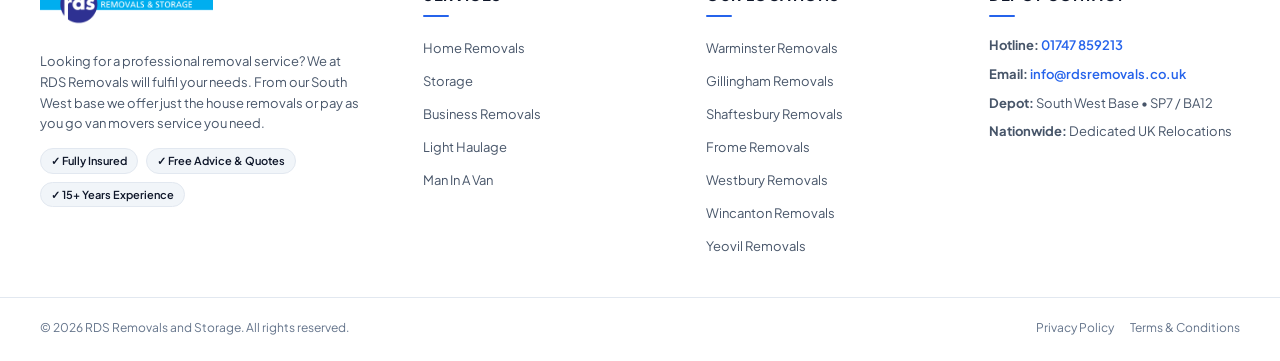
<file: locations.html>
<!DOCTYPE html>
<html lang="en">
<head>
  <meta charset="UTF-8">
  <meta name="viewport" content="width=device-width, initial-scale=1.0">
  <meta name="description" content="Areas covered by RDS Removals & Storage - Shaftesbury, Salisbury, Warminster, Gillingham, Frome, Yeovil, Bath, Wiltshire, Dorset & Nationwide UK.">
  <title>Areas Covered | RDS Removals &amp; Secure Storage</title>
  
  <link rel="preconnect" href="https://fonts.googleapis.com">
  <link rel="preconnect" href="https://fonts.gstatic.com" crossorigin>
  <link href="https://fonts.googleapis.com/css2?family=Plus+Jakarta+Sans:ital,wght@0,300;0,400;0,500;0,600;0,700;0,800;1,400&display=swap" rel="stylesheet">
  
  <link rel="stylesheet" href="style.css?v=16">
</head>
<body>

  <!-- Top Status Bar -->
  <aside class="top-notice-bar">
    <div class="container top-notice-container">
      <div class="top-notice-left">
        <span class="tn-item live-badge"><span class="pulse-dot"></span> Operating Daily Across Dorset, Wiltshire &amp; UK Long-Distance</span>
      </div>
      <div class="top-notice-right">
        <a href="tel:01747859213" class="tn-link">
          <svg width="13" height="13" viewBox="0 0 24 24" fill="none" stroke="currentColor" stroke-width="2.5"><path d="M22 16.92v3a2 2 0 0 1-2.18 2 19.79 19.79 0 0 1-8.63-3.07 19.5 19.5 0 0 1-6-6 19.79 19.79 0 0 1-3.07-8.67A2 2 0 0 1 4.11 2h3a2 2 0 0 1 2 1.72 12.84 12.84 0 0 0 .7 2.81 2 2 0 0 1-.45 2.11L8.09 9.91a16 16 0 0 0 6 6l1.27-1.27a2 2 0 0 1 2.11-.45 12.84 12.84 0 0 0 2.81.7A2 2 0 0 1 22 16.92z"/></svg>
          <span>01747 859213</span>
        </a>
      </div>
    </div>
  </aside>

  <!-- Site Navigation Header -->
  <header class="site-header" id="site-header">
    <div class="container header-inner">
      <a href="index.html" class="brand-link" aria-label="RDS Removals and Storage">
        <img src="logo.png" alt="RDS Removals &amp; Storage" class="brand-logo-img" width="198" height="48">
      </a>

      <nav class="main-nav" id="main-nav">
        <ul class="nav-list">
          <li class="nav-item"><a href="index.html" class="nav-link">Home</a></li>
          <li class="nav-item"><a href="services.html" class="nav-link">Services</a></li>
          <li class="nav-item"><a href="about.html" class="nav-link">Why Choose Us</a></li>
          <li class="nav-item"><a href="locations.html" class="nav-link active">Areas Covered</a></li>
          <li class="nav-item"><a href="reviews.html" class="nav-link">Reviews</a></li>
          <li class="nav-item"><a href="contact.html" class="nav-link">Contact</a></li>
        </ul>
      </nav>

      <div class="header-actions">
        <a href="tel:01747859213" class="phone-action-btn">
          <svg width="14" height="14" viewBox="0 0 24 24" fill="none" stroke="currentColor" stroke-width="2.5"><path d="M22 16.92v3a2 2 0 0 1-2.18 2 19.79 19.79 0 0 1-8.63-3.07 19.5 19.5 0 0 1-6-6 19.79 19.79 0 0 1-3.07-8.67A2 2 0 0 1 4.11 2h3a2 2 0 0 1 2 1.72 12.84 12.84 0 0 0 .7 2.81 2 2 0 0 1-.45 2.11L8.09 9.91a16 16 0 0 0 6 6l1.27-1.27a2 2 0 0 1 2.11-.45 12.84 12.84 0 0 0 2.81.7A2 2 0 0 1 22 16.92z"/></svg>
          <span>01747 859213</span>
        </a>
        <button class="btn-primary open-quote-modal">Request Quote</button>
        <button class="mobile-nav-toggle" id="mobile-nav-toggle" aria-label="Toggle navigation"><span></span><span></span><span></span></button>
      </div>
    </div>
  </header>

  <!-- Page Banner -->
  <section class="page-hero-banner banner-locations">
    <div class="container">
      <div class="page-breadcrumb">
        <a href="index.html">Home</a>
        <span>/</span>
        <span>Areas Covered</span>
      </div>
      <h1 class="page-title">Areas Covered Across the South West &amp; UK</h1>
      <p class="page-lead">From our strategic Shaftesbury depot hub, our vehicles operate daily across Wiltshire, Dorset, Somerset and direct long-distance routes nationwide.</p>
    </div>
  </section>

  <!-- Towns Grid -->
  <section class="locations-section-wrap">
    <div class="container">
      
      <div class="section-header-wrap">
        <span class="sub-tag">Regional Coverage</span>
        <h2 class="section-title">Local Towns &amp; Operating Hubs</h2>
        <p class="section-desc">Immediate crew dispatch, local knowledge of country lanes, and tailored vehicle access.</p>
      </div>

      <div class="towns-grid-cards">
        
        <!-- Shaftesbury -->
        <div class="town-card-item tilt-card">
          <div class="tci-top">
            <h3>Shaftesbury &bull; SP7</h3>
            <span class="tci-dist-pill">Depot Hub Base</span>
          </div>
          <p class="tci-desc">Our headquarters and storage depot. Immediate response, free on-site surveys, and same-day moving options across Gold Hill, Enmore Green, and surrounding villages.</p>
          <ul class="tci-meta-list">
            <li><svg width="14" height="14" viewBox="0 0 24 24" fill="none" stroke="currentColor" stroke-width="2.5"><polyline points="20 6 9 17 4 12"/></svg> Daily crew departures</li>
            <li><svg width="14" height="14" viewBox="0 0 24 24" fill="none" stroke="currentColor" stroke-width="2.5"><polyline points="20 6 9 17 4 12"/></svg> Direct container storage collection</li>
          </ul>
          <button class="btn-primary open-quote-modal" data-service="Home Removals">Book Shaftesbury Move</button>
        </div>

        <!-- Salisbury -->
        <div class="town-card-item tilt-card">
          <div class="tci-top">
            <h3>Salisbury &bull; SP1 / SP2</h3>
            <span class="tci-dist-pill">22 Miles &bull; 30 Mins</span>
          </div>
          <p class="tci-desc">Regular residential home relocations and cathedral close moves. Expert handling of period townhouses, historic cottages, and commercial offices.</p>
          <ul class="tci-meta-list">
            <li><svg width="14" height="14" viewBox="0 0 24 24" fill="none" stroke="currentColor" stroke-width="2.5"><polyline points="20 6 9 17 4 12"/></svg> Experienced with city centre parking permits</li>
            <li><svg width="14" height="14" viewBox="0 0 24 24" fill="none" stroke="currentColor" stroke-width="2.5"><polyline points="20 6 9 17 4 12"/></svg> Full packing and antique protective wrap</li>
          </ul>
          <button class="btn-primary open-quote-modal" data-service="Home Removals">Book Salisbury Move</button>
        </div>

        <!-- Warminster -->
        <div class="town-card-item tilt-card">
          <div class="tci-top">
            <h3>Warminster &bull; BA12</h3>
            <span class="tci-dist-pill">16 Miles &bull; 22 Mins</span>
          </div>
          <p class="tci-desc">Serving Warminster town and the Wylye Valley. From military relocations to family home purchases and commercial business transfers.</p>
          <ul class="tci-meta-list">
            <li><svg width="14" height="14" viewBox="0 0 24 24" fill="none" stroke="currentColor" stroke-width="2.5"><polyline points="20 6 9 17 4 12"/></svg> Fixed upfront quotations</li>
            <li><svg width="14" height="14" viewBox="0 0 24 24" fill="none" stroke="currentColor" stroke-width="2.5"><polyline points="20 6 9 17 4 12"/></svg> Free box delivery across all BA12 postcodes</li>
          </ul>
          <button class="btn-primary open-quote-modal" data-service="Home Removals">Book Warminster Move</button>
        </div>

        <!-- Gillingham -->
        <div class="town-card-item tilt-card">
          <div class="tci-top">
            <h3>Gillingham &bull; SP8</h3>
            <span class="tci-dist-pill">5 Miles &bull; 8 Mins</span>
          </div>
          <p class="tci-desc">Direct neighboring town with instant availability. Modern developments, townhouses, and quick man in a van services.</p>
          <ul class="tci-meta-list">
            <li><svg width="14" height="14" viewBox="0 0 24 24" fill="none" stroke="currentColor" stroke-width="2.5"><polyline points="20 6 9 17 4 12"/></svg> Rapid same-week availability</li>
            <li><svg width="14" height="14" viewBox="0 0 24 24" fill="none" stroke="currentColor" stroke-width="2.5"><polyline points="20 6 9 17 4 12"/></svg> Storage units just 5 minutes away</li>
          </ul>
          <button class="btn-primary open-quote-modal" data-service="Home Removals">Book Gillingham Move</button>
        </div>

        <!-- Frome -->
        <div class="town-card-item tilt-card">
          <div class="tci-top">
            <h3>Frome &bull; BA11</h3>
            <span class="tci-dist-pill">22 Miles &bull; 30 Mins</span>
          </div>
          <p class="tci-desc">Frequent residential relocations across Frome, Nunney, and Mells. Experienced navigating steep cobbled streets and listed properties.</p>
          <ul class="tci-meta-list">
            <li><svg width="14" height="14" viewBox="0 0 24 24" fill="none" stroke="currentColor" stroke-width="2.5"><polyline points="20 6 9 17 4 12"/></svg> Specialized narrow-access vehicles</li>
            <li><svg width="14" height="14" viewBox="0 0 24 24" fill="none" stroke="currentColor" stroke-width="2.5"><polyline points="20 6 9 17 4 12"/></svg> Dismantling and piano handling</li>
          </ul>
          <button class="btn-primary open-quote-modal" data-service="Home Removals">Book Frome Move</button>
        </div>

        <!-- Yeovil & Wincanton -->
        <div class="town-card-item tilt-card">
          <div class="tci-top">
            <h3>Yeovil &amp; Wincanton &bull; BA9 / BA20</h3>
            <span class="tci-dist-pill">12-24 Miles</span>
          </div>
          <p class="tci-desc">Regular Somerset routes connecting Somerset, Dorset and national motorways via the A303 corridor.</p>
          <ul class="tci-meta-list">
            <li><svg width="14" height="14" viewBox="0 0 24 24" fill="none" stroke="currentColor" stroke-width="2.5"><polyline points="20 6 9 17 4 12"/></svg> Complete house and office relocations</li>
            <li><svg width="14" height="14" viewBox="0 0 24 24" fill="none" stroke="currentColor" stroke-width="2.5"><polyline points="20 6 9 17 4 12"/></svg> Direct long-distance connection</li>
          </ul>
          <button class="btn-primary open-quote-modal" data-service="Home Removals">Book Somerset Move</button>
        </div>

        <!-- Bath & Bristol -->
        <div class="town-card-item tilt-card">
          <div class="tci-top">
            <h3>Bath &amp; Bristol</h3>
            <span class="tci-dist-pill">32-45 Miles</span>
          </div>
          <p class="tci-desc">Georgian townhouse moves, city apartments, student relocations, and country properties between the cities and Dorset.</p>
          <ul class="tci-meta-list">
            <li><svg width="14" height="14" viewBox="0 0 24 24" fill="none" stroke="currentColor" stroke-width="2.5"><polyline points="20 6 9 17 4 12"/></svg> CAZ / clean air zone compliant fleet</li>
            <li><svg width="14" height="14" viewBox="0 0 24 24" fill="none" stroke="currentColor" stroke-width="2.5"><polyline points="20 6 9 17 4 12"/></svg> Careful protection of historic stairs</li>
          </ul>
          <button class="btn-primary open-quote-modal" data-service="Home Removals">Book Bath Move</button>
        </div>

        <!-- London & Home Counties -->
        <div class="town-card-item tilt-card">
          <div class="tci-top">
            <h3>London &amp; Home Counties</h3>
            <span class="tci-dist-pill">Direct Dedicated Route</span>
          </div>
          <p class="tci-desc">Weekly dedicated moves between the South West and Greater London. Direct non-stop vehicles with zero co-loading risks.</p>
          <ul class="tci-meta-list">
            <li><svg width="14" height="14" viewBox="0 0 24 24" fill="none" stroke="currentColor" stroke-width="2.5"><polyline points="20 6 9 17 4 12"/></svg> ULEZ compliant vehicles</li>
            <li><svg width="14" height="14" viewBox="0 0 24 24" fill="none" stroke="currentColor" stroke-width="2.5"><polyline points="20 6 9 17 4 12"/></svg> Guaranteed arrival times</li>
          </ul>
          <button class="btn-primary open-quote-modal" data-service="Nationwide Move">Book London Route</button>
        </div>

        <!-- Nationwide UK -->
        <div class="town-card-item tilt-card">
          <div class="tci-top">
            <h3>Nationwide UK</h3>
            <span class="tci-dist-pill">Full UK Coverage</span>
          </div>
          <p class="tci-desc">Relocating to the Midlands, Yorkshire, North West, Wales, or Scotland? We provide dedicated fleet vehicles with £50k insurance.</p>
          <ul class="tci-meta-list">
            <li><svg width="14" height="14" viewBox="0 0 24 24" fill="none" stroke="currentColor" stroke-width="2.5"><polyline points="20 6 9 17 4 12"/></svg> Direct non-stop delivery schedules</li>
            <li><svg width="14" height="14" viewBox="0 0 24 24" fill="none" stroke="currentColor" stroke-width="2.5"><polyline points="20 6 9 17 4 12"/></svg> Real-time satellite GPS tracking</li>
          </ul>
          <button class="btn-primary open-quote-modal" data-service="Nationwide Move">Get UK Quote</button>
        </div>

      </div>

    </div>
  </section>

  <!-- Site Footer -->
  <footer class="site-footer">
        <div class="container footer-top-grid">
      <div class="footer-about">
        <a href="index.html" class="brand-link" aria-label="RDS Removals and Storage">
          <img src="logo.png" alt="RDS Removals &amp; Storage" class="footer-logo-img" width="180" height="44">
        </a>
        <p>Looking for a professional removal service? We at RDS Removals will fulfil your needs. From our South West base we offer just the house removals or pay as you go van movers service you need.</p>
        <div class="footer-trust-pills">
          <span class="ftp-badge">✓ Fully Insured</span>
          <span class="ftp-badge">✓ Free Advice &amp; Quotes</span>
          <span class="ftp-badge">✓ 15+ Years Experience</span>
        </div>
      </div>

      <div class="footer-col">
        <h4>Services</h4>
        <ul class="footer-links-list">
          <li><a href="services.html#home-removals">Home Removals</a></li>
          <li><a href="services.html#storage">Storage</a></li>
          <li><a href="services.html#business-removals">Business Removals</a></li>
          <li><a href="services.html#light-haulage">Light Haulage</a></li>
          <li><a href="services.html#man-in-a-van">Man In A Van</a></li>
        </ul>
      </div>

      <div class="footer-col">
        <h4>Our Locations</h4>
        <ul class="footer-links-list">
          <li><a href="locations.html#warminster">Warminster Removals</a></li>
          <li><a href="locations.html#gillingham">Gillingham Removals</a></li>
          <li><a href="locations.html#shaftesbury">Shaftesbury Removals</a></li>
          <li><a href="locations.html#frome">Frome Removals</a></li>
          <li><a href="locations.html#westbury">Westbury Removals</a></li>
          <li><a href="locations.html#wincanton">Wincanton Removals</a></li>
          <li><a href="locations.html#yeovil">Yeovil Removals</a></li>
        </ul>
      </div>

      <div class="footer-col">
        <h4>Depot Contact</h4>
        <div class="footer-contact-info">
          <p><strong>Hotline:</strong> <a href="tel:01747859213">01747 859213</a></p>
          <p><strong>Email:</strong> <a href="mailto:info@rdsremovals.co.uk">info@rdsremovals.co.uk</a></p>
          <p><strong>Depot:</strong> South West Base &bull; SP7 / BA12</p>
          <p><strong>Nationwide:</strong> Dedicated UK Relocations</p>
        </div>
      </div>
    </div>

    <div class="footer-bottom-row">
      <div class="container fbr-flex">
        <span>&copy; 2026 RDS Removals and Storage. All rights reserved.</span>
        <div class="fbr-legal-links"><a href="#">Privacy Policy</a><a href="#">Terms &amp; Conditions</a></div>
      </div>
    </div>
  </footer>

  <!-- Modal Quote Popup Window -->
  <div class="modal-overlay" id="quote-modal-overlay">
    <div class="modal-box-card tilt-card">
      <button class="modal-close-x" id="modal-close-btn">&times;</button>
      <div class="modal-head">
        <span class="sub-tag">Free Moving Survey</span>
        <h3>Request Your Tailored Quotation</h3>
        <p>Complete the details below and our coordinator will confirm your fixed price within 2 working hours.</p>
      </div>

      <form id="modal-quote-form" class="clean-form">
        <div class="form-row-2">
          <div class="form-field">
            <label for="mq-name">Full Name *</label>
            <input type="text" id="mq-name" required placeholder="John Smith">
          </div>
          <div class="form-field">
            <label for="mq-phone">Phone Number *</label>
            <input type="tel" id="mq-phone" required placeholder="01747 859213">
          </div>
        </div>

        <div class="form-field">
          <label for="mq-email">Email Address *</label>
          <input type="email" id="mq-email" required placeholder="john@example.co.uk">
        </div>

        <div class="form-row-2">
          <div class="form-field">
            <label for="mq-from">Moving From Postcode *</label>
            <input type="text" id="mq-from" required placeholder="e.g. SP7 8AB">
          </div>
          <div class="form-field">
            <label for="mq-to">Moving To Postcode *</label>
            <input type="text" id="mq-to" required placeholder="e.g. BA12 9AH">
          </div>
        </div>

        <div class="form-row-2">
          <div class="form-field">
            <label for="mq-service">Service Needed</label>
            <select id="mq-service">
              <option value="Home Removals">Home Removals</option>
              <option value="Storage">Secure Storage</option>
              <option value="Commercial Relocation">Commercial Office Move</option>
              <option value="Man with a Van">Man in a Van</option>
              <option value="Packing Materials">Packing Materials</option>
              <option value="Nationwide Move">Nationwide UK Move</option>
            </select>
          </div>
          <div class="form-field">
            <label for="mq-property">Property Size</label>
            <select id="mq-property">
              <option value="1 Bed">1 Bed Flat/Apartment</option>
              <option value="2 Bed">2 Bed House/Flat</option>
              <option value="3 Bed" selected>3 Bed Family House</option>
              <option value="4 Bed">4 Bed House</option>
              <option value="5+ Bed">5+ Bed Property</option>
              <option value="Office">Commercial Office</option>
            </select>
          </div>
        </div>

        <div class="form-field">
          <label for="mq-notes">Specific Requirements / Notes</label>
          <textarea id="mq-notes" rows="2" placeholder="Awkward access, piano, packing required..."></textarea>
        </div>

        <button type="submit" class="btn-primary" style="width: 100%;">Submit Quote Request</button>

        <div class="modal-success-pane" id="modal-form-success">
          <div class="msp-icon">
            <svg width="24" height="24" viewBox="0 0 24 24" fill="none" stroke="currentColor" stroke-width="3"><polyline points="20 6 9 17 4 12"/></svg>
          </div>
          <h4>Request Received!</h4>
          <p>Thank you. Our move coordinator will contact you shortly.</p>
        </div>
      </form>
    </div>
  </div>

  <button class="back-to-top-btn" id="back-to-top" aria-label="Back to top">
    <svg width="18" height="18" viewBox="0 0 24 24" fill="none" stroke="currentColor" stroke-width="2.5"><polyline points="18 15 12 9 6 15"></polyline></svg>
  </button>

  <script src="script.js"></script>
</body>
</html>
</file>
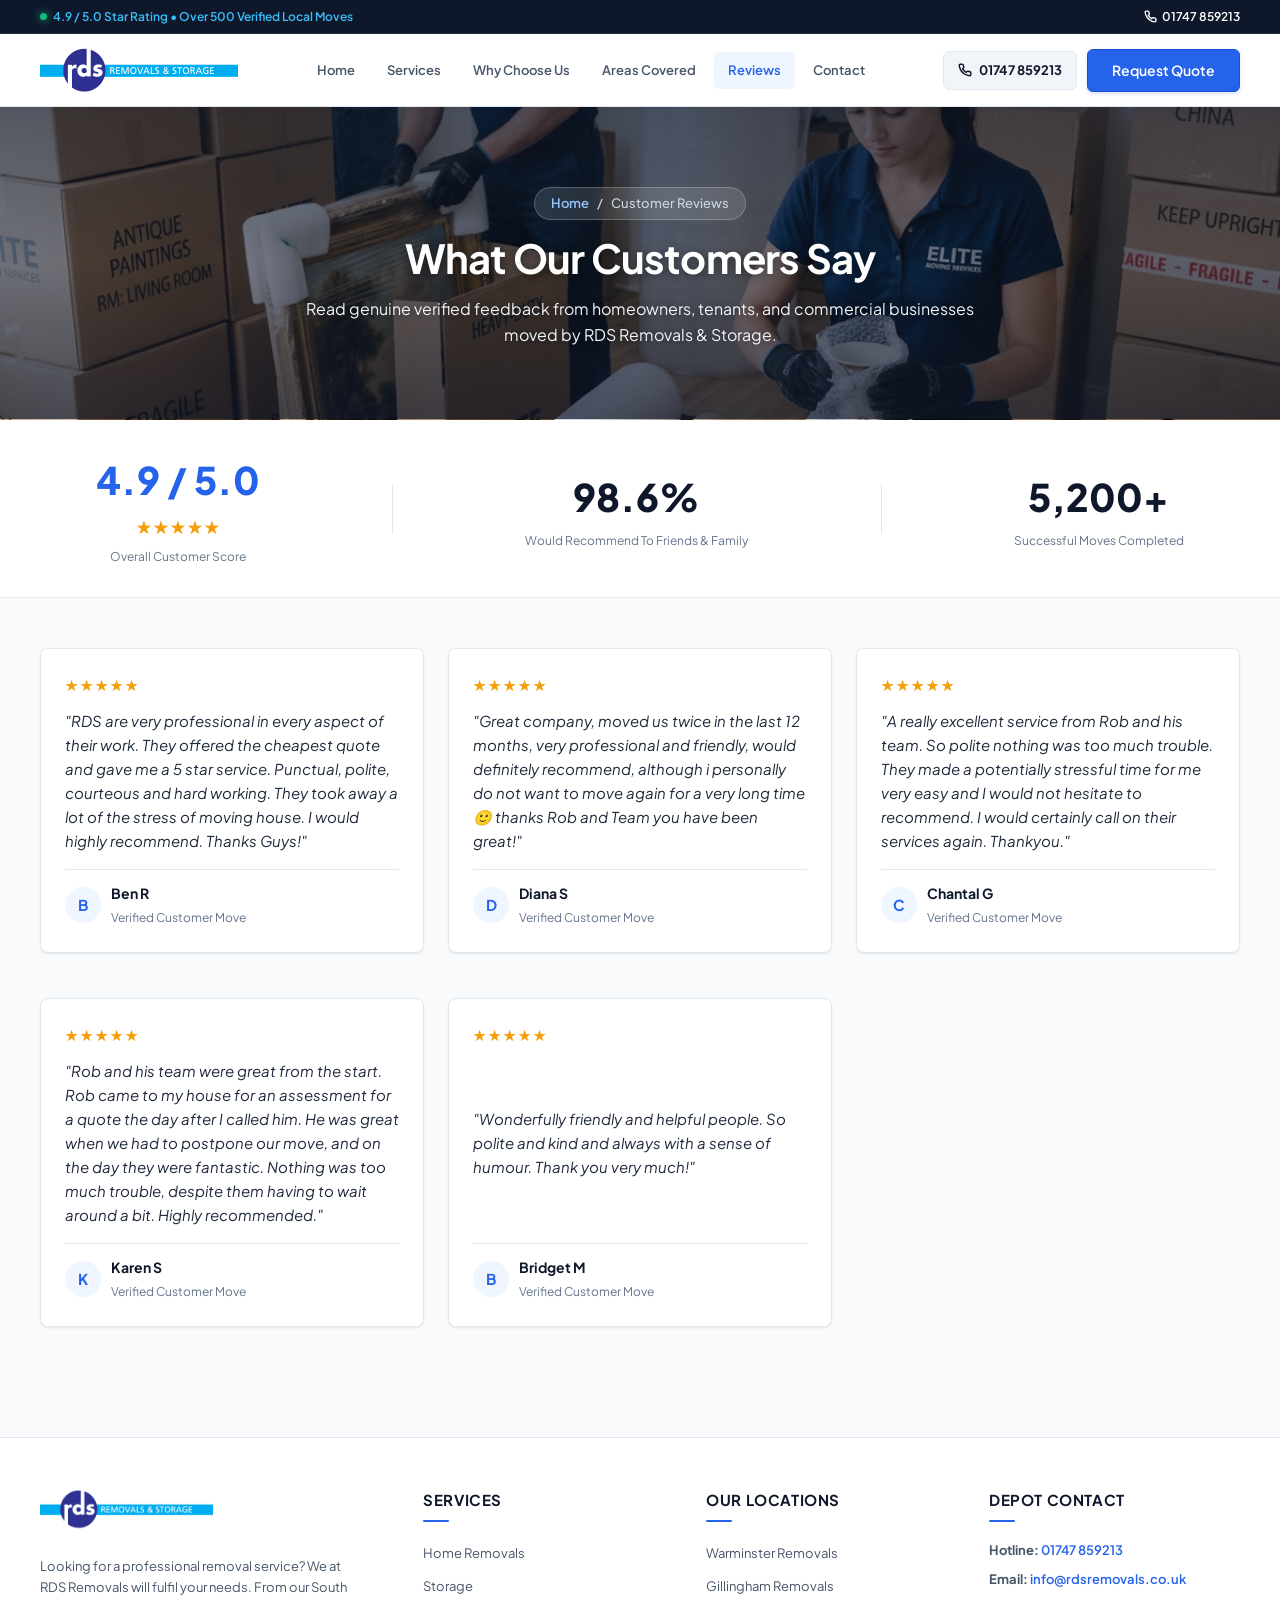
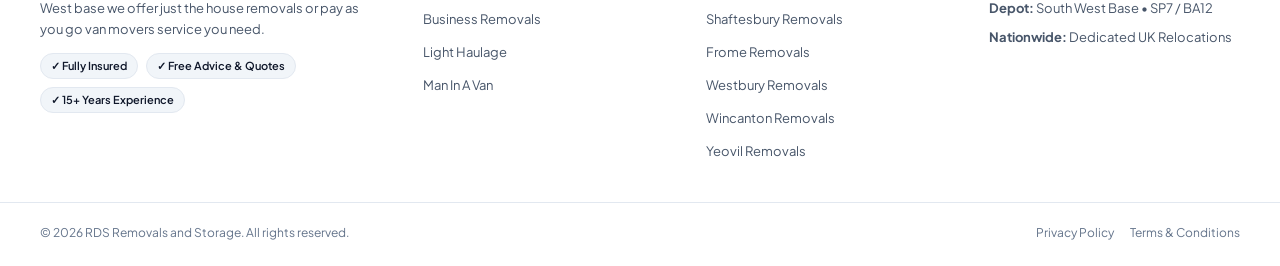
<file: reviews.html>
<!DOCTYPE html>
<html lang="en">
<head>
  <meta charset="UTF-8">
  <meta name="viewport" content="width=device-width, initial-scale=1.0">
  <meta name="description" content="Customer reviews and ratings for RDS Removals & Storage. 4.9/5.0 verified client satisfaction across Dorset, Wiltshire, Somerset and Nationwide moves.">
  <title>Customer Reviews &amp; Testimonials | RDS Removals &amp; Storage</title>
  
  <link rel="preconnect" href="https://fonts.googleapis.com">
  <link rel="preconnect" href="https://fonts.gstatic.com" crossorigin>
  <link href="https://fonts.googleapis.com/css2?family=Plus+Jakarta+Sans:ital,wght@0,300;0,400;0,500;0,600;0,700;0,800;1,400&display=swap" rel="stylesheet">
  
  <link rel="stylesheet" href="style.css?v=16">
</head>
<body>

  <!-- Top Status Bar -->
  <aside class="top-notice-bar">
    <div class="container top-notice-container">
      <div class="top-notice-left">
        <span class="tn-item live-badge"><span class="pulse-dot"></span> 4.9 / 5.0 Star Rating &bull; Over 500 Verified Local Moves</span>
      </div>
      <div class="top-notice-right">
        <a href="tel:01747859213" class="tn-link">
          <svg width="13" height="13" viewBox="0 0 24 24" fill="none" stroke="currentColor" stroke-width="2.5"><path d="M22 16.92v3a2 2 0 0 1-2.18 2 19.79 19.79 0 0 1-8.63-3.07 19.5 19.5 0 0 1-6-6 19.79 19.79 0 0 1-3.07-8.67A2 2 0 0 1 4.11 2h3a2 2 0 0 1 2 1.72 12.84 12.84 0 0 0 .7 2.81 2 2 0 0 1-.45 2.11L8.09 9.91a16 16 0 0 0 6 6l1.27-1.27a2 2 0 0 1 2.11-.45 12.84 12.84 0 0 0 2.81.7A2 2 0 0 1 22 16.92z"/></svg>
          <span>01747 859213</span>
        </a>
      </div>
    </div>
  </aside>

  <!-- Site Navigation Header -->
  <header class="site-header" id="site-header">
    <div class="container header-inner">
      <a href="index.html" class="brand-link" aria-label="RDS Removals and Storage">
        <img src="logo.png" alt="RDS Removals &amp; Storage" class="brand-logo-img" width="198" height="48">
      </a>

      <nav class="main-nav" id="main-nav">
        <ul class="nav-list">
          <li class="nav-item"><a href="index.html" class="nav-link">Home</a></li>
          <li class="nav-item"><a href="services.html" class="nav-link">Services</a></li>
          <li class="nav-item"><a href="about.html" class="nav-link">Why Choose Us</a></li>
          <li class="nav-item"><a href="locations.html" class="nav-link">Areas Covered</a></li>
          <li class="nav-item"><a href="reviews.html" class="nav-link active">Reviews</a></li>
          <li class="nav-item"><a href="contact.html" class="nav-link">Contact</a></li>
        </ul>
      </nav>

      <div class="header-actions">
        <a href="tel:01747859213" class="phone-action-btn">
          <svg width="14" height="14" viewBox="0 0 24 24" fill="none" stroke="currentColor" stroke-width="2.5"><path d="M22 16.92v3a2 2 0 0 1-2.18 2 19.79 19.79 0 0 1-8.63-3.07 19.5 19.5 0 0 1-6-6 19.79 19.79 0 0 1-3.07-8.67A2 2 0 0 1 4.11 2h3a2 2 0 0 1 2 1.72 12.84 12.84 0 0 0 .7 2.81 2 2 0 0 1-.45 2.11L8.09 9.91a16 16 0 0 0 6 6l1.27-1.27a2 2 0 0 1 2.11-.45 12.84 12.84 0 0 0 2.81.7A2 2 0 0 1 22 16.92z"/></svg>
          <span>01747 859213</span>
        </a>
        <button class="btn-primary open-quote-modal">Request Quote</button>
        <button class="mobile-nav-toggle" id="mobile-nav-toggle" aria-label="Toggle navigation"><span></span><span></span><span></span></button>
      </div>
    </div>
  </header>

  <!-- Page Banner -->
  <section class="page-hero-banner banner-reviews">
    <div class="container">
      <div class="page-breadcrumb">
        <a href="index.html">Home</a>
        <span>/</span>
        <span>Customer Reviews</span>
      </div>
      <h1 class="page-title">What Our Customers Say</h1>
      <p class="page-lead">Read genuine verified feedback from homeowners, tenants, and commercial businesses moved by RDS Removals &amp; Storage.</p>
    </div>
  </section>

  <!-- Review Statistics Highlight -->
  <section style="padding: 30px 0; background: #ffffff; border-bottom: 1px solid var(--border-light);">
    <div class="container">
      <div style="display: flex; align-items: center; justify-content: space-around; flex-wrap: wrap; gap: 20px; text-align: center;">
        <div>
          <div style="font-family: var(--font-heading); font-size: 38px; font-weight: 800; color: #2563eb;">4.9 / 5.0</div>
          <div class="stars-gold" style="font-size: 18px; margin: 2px 0;">★★★★★</div>
          <span style="font-size: 12px; color: var(--text-subtle);">Overall Customer Score</span>
        </div>
        <div style="height: 50px; width: 1px; background: var(--border-light);"></div>
        <div>
          <div style="font-family: var(--font-heading); font-size: 38px; font-weight: 800; color: #0f172a;">98.6%</div>
          <span style="font-size: 12px; color: var(--text-subtle); display: block; margin-top: 4px;">Would Recommend To Friends &amp; Family</span>
        </div>
        <div style="height: 50px; width: 1px; background: var(--border-light);"></div>
        <div>
          <div style="font-family: var(--font-heading); font-size: 38px; font-weight: 800; color: #0f172a;">5,200+</div>
          <span style="font-size: 12px; color: var(--text-subtle); display: block; margin-top: 4px;">Successful Moves Completed</span>
        </div>
      </div>
    </div>
  </section>

  <!-- Reviews Grid -->
  <section class="reviews-section-wrap">
    <div class="container">
      <div class="reviews-cards-deck">
        <div class="review-clean-card tilt-card" style="margin-bottom: 20px;">
          <div class="rcc-stars" style="color: #F59E0B; margin-bottom: 12px;">★★★★★</div>
          <p class="rcc-quote" style="font-size: 15px; color: #1e293b; line-height: 1.6; margin-bottom: 16px; font-style: italic;">"RDS are very professional in every aspect of their work. They offered the cheapest quote and gave me a 5 star service. Punctual, polite, courteous and hard working. They took away a lot of the stress of moving house. I would highly recommend. Thanks Guys!"</p>
          <div class="rcc-author" style="display: flex; align-items: center; gap: 10px; border-top: 1px solid #e2e8f0; padding-top: 12px;">
            <div style="width: 36px; height: 36px; border-radius: 50%; background: #eff6ff; color: #2563eb; font-weight: 700; display: flex; align-items: center; justify-content: center;">B</div>
            <div>
              <strong style="color: #0f172a; display: block; font-size: 14px;">Ben R</strong>
              <span style="color: #64748b; font-size: 12px;">Verified Customer Move</span>
            </div>
          </div>
        </div>

        <div class="review-clean-card tilt-card" style="margin-bottom: 20px;">
          <div class="rcc-stars" style="color: #F59E0B; margin-bottom: 12px;">★★★★★</div>
          <p class="rcc-quote" style="font-size: 15px; color: #1e293b; line-height: 1.6; margin-bottom: 16px; font-style: italic;">"Great company, moved us twice in the last 12 months, very professional and friendly, would definitely recommend, although i personally do not want to move again for a very long time 🙂 thanks Rob and Team you have been great!"</p>
          <div class="rcc-author" style="display: flex; align-items: center; gap: 10px; border-top: 1px solid #e2e8f0; padding-top: 12px;">
            <div style="width: 36px; height: 36px; border-radius: 50%; background: #eff6ff; color: #2563eb; font-weight: 700; display: flex; align-items: center; justify-content: center;">D</div>
            <div>
              <strong style="color: #0f172a; display: block; font-size: 14px;">Diana S</strong>
              <span style="color: #64748b; font-size: 12px;">Verified Customer Move</span>
            </div>
          </div>
        </div>

        <div class="review-clean-card tilt-card" style="margin-bottom: 20px;">
          <div class="rcc-stars" style="color: #F59E0B; margin-bottom: 12px;">★★★★★</div>
          <p class="rcc-quote" style="font-size: 15px; color: #1e293b; line-height: 1.6; margin-bottom: 16px; font-style: italic;">"A really excellent service from Rob and his team. So polite nothing was too much trouble. They made a potentially stressful time for me very easy and I would not hesitate to recommend. I would certainly call on their services again. Thankyou."</p>
          <div class="rcc-author" style="display: flex; align-items: center; gap: 10px; border-top: 1px solid #e2e8f0; padding-top: 12px;">
            <div style="width: 36px; height: 36px; border-radius: 50%; background: #eff6ff; color: #2563eb; font-weight: 700; display: flex; align-items: center; justify-content: center;">C</div>
            <div>
              <strong style="color: #0f172a; display: block; font-size: 14px;">Chantal G</strong>
              <span style="color: #64748b; font-size: 12px;">Verified Customer Move</span>
            </div>
          </div>
        </div>

        <div class="review-clean-card tilt-card" style="margin-bottom: 20px;">
          <div class="rcc-stars" style="color: #F59E0B; margin-bottom: 12px;">★★★★★</div>
          <p class="rcc-quote" style="font-size: 15px; color: #1e293b; line-height: 1.6; margin-bottom: 16px; font-style: italic;">"Rob and his team were great from the start. Rob came to my house for an assessment for a quote the day after I called him. He was great when we had to postpone our move, and on the day they were fantastic. Nothing was too much trouble, despite them having to wait around a bit. Highly recommended."</p>
          <div class="rcc-author" style="display: flex; align-items: center; gap: 10px; border-top: 1px solid #e2e8f0; padding-top: 12px;">
            <div style="width: 36px; height: 36px; border-radius: 50%; background: #eff6ff; color: #2563eb; font-weight: 700; display: flex; align-items: center; justify-content: center;">K</div>
            <div>
              <strong style="color: #0f172a; display: block; font-size: 14px;">Karen S</strong>
              <span style="color: #64748b; font-size: 12px;">Verified Customer Move</span>
            </div>
          </div>
        </div>

        <div class="review-clean-card tilt-card" style="margin-bottom: 20px;">
          <div class="rcc-stars" style="color: #F59E0B; margin-bottom: 12px;">★★★★★</div>
          <p class="rcc-quote" style="font-size: 15px; color: #1e293b; line-height: 1.6; margin-bottom: 16px; font-style: italic;">"Wonderfully friendly and helpful people. So polite and kind and always with a sense of humour. Thank you very much!"</p>
          <div class="rcc-author" style="display: flex; align-items: center; gap: 10px; border-top: 1px solid #e2e8f0; padding-top: 12px;">
            <div style="width: 36px; height: 36px; border-radius: 50%; background: #eff6ff; color: #2563eb; font-weight: 700; display: flex; align-items: center; justify-content: center;">B</div>
            <div>
              <strong style="color: #0f172a; display: block; font-size: 14px;">Bridget M</strong>
              <span style="color: #64748b; font-size: 12px;">Verified Customer Move</span>
            </div>
          </div>
        </div>
      </div>
    </div>
  </section>

<!-- Site Footer -->
  <footer class="site-footer">
        <div class="container footer-top-grid">
      <div class="footer-about">
        <a href="index.html" class="brand-link" aria-label="RDS Removals and Storage">
          <img src="logo.png" alt="RDS Removals &amp; Storage" class="footer-logo-img" width="180" height="44">
        </a>
        <p>Looking for a professional removal service? We at RDS Removals will fulfil your needs. From our South West base we offer just the house removals or pay as you go van movers service you need.</p>
        <div class="footer-trust-pills">
          <span class="ftp-badge">✓ Fully Insured</span>
          <span class="ftp-badge">✓ Free Advice &amp; Quotes</span>
          <span class="ftp-badge">✓ 15+ Years Experience</span>
        </div>
      </div>

      <div class="footer-col">
        <h4>Services</h4>
        <ul class="footer-links-list">
          <li><a href="services.html#home-removals">Home Removals</a></li>
          <li><a href="services.html#storage">Storage</a></li>
          <li><a href="services.html#business-removals">Business Removals</a></li>
          <li><a href="services.html#light-haulage">Light Haulage</a></li>
          <li><a href="services.html#man-in-a-van">Man In A Van</a></li>
        </ul>
      </div>

      <div class="footer-col">
        <h4>Our Locations</h4>
        <ul class="footer-links-list">
          <li><a href="locations.html#warminster">Warminster Removals</a></li>
          <li><a href="locations.html#gillingham">Gillingham Removals</a></li>
          <li><a href="locations.html#shaftesbury">Shaftesbury Removals</a></li>
          <li><a href="locations.html#frome">Frome Removals</a></li>
          <li><a href="locations.html#westbury">Westbury Removals</a></li>
          <li><a href="locations.html#wincanton">Wincanton Removals</a></li>
          <li><a href="locations.html#yeovil">Yeovil Removals</a></li>
        </ul>
      </div>

      <div class="footer-col">
        <h4>Depot Contact</h4>
        <div class="footer-contact-info">
          <p><strong>Hotline:</strong> <a href="tel:01747859213">01747 859213</a></p>
          <p><strong>Email:</strong> <a href="mailto:info@rdsremovals.co.uk">info@rdsremovals.co.uk</a></p>
          <p><strong>Depot:</strong> South West Base &bull; SP7 / BA12</p>
          <p><strong>Nationwide:</strong> Dedicated UK Relocations</p>
        </div>
      </div>
    </div>

    <div class="footer-bottom-row">
      <div class="container fbr-flex">
        <span>&copy; 2026 RDS Removals and Storage. All rights reserved.</span>
        <div class="fbr-legal-links"><a href="#">Privacy Policy</a><a href="#">Terms &amp; Conditions</a></div>
      </div>
    </div>
  </footer>

  <!-- Modal Quote Popup Window -->
  <div class="modal-overlay" id="quote-modal-overlay">
    <div class="modal-box-card tilt-card">
      <button class="modal-close-x" id="modal-close-btn">&times;</button>
      <div class="modal-head">
        <span class="sub-tag">Free Moving Survey</span>
        <h3>Request Your Tailored Quotation</h3>
        <p>Complete the details below and our coordinator will confirm your fixed price within 2 working hours.</p>
      </div>

      <form id="modal-quote-form" class="clean-form">
        <div class="form-row-2">
          <div class="form-field">
            <label for="mq-name">Full Name *</label>
            <input type="text" id="mq-name" required placeholder="John Smith">
          </div>
          <div class="form-field">
            <label for="mq-phone">Phone Number *</label>
            <input type="tel" id="mq-phone" required placeholder="01747 859213">
          </div>
        </div>

        <div class="form-field">
          <label for="mq-email">Email Address *</label>
          <input type="email" id="mq-email" required placeholder="john@example.co.uk">
        </div>

        <div class="form-row-2">
          <div class="form-field">
            <label for="mq-from">Moving From Postcode *</label>
            <input type="text" id="mq-from" required placeholder="e.g. SP7 8AB">
          </div>
          <div class="form-field">
            <label for="mq-to">Moving To Postcode *</label>
            <input type="text" id="mq-to" required placeholder="e.g. BA12 9AH">
          </div>
        </div>

        <div class="form-row-2">
          <div class="form-field">
            <label for="mq-service">Service Needed</label>
            <select id="mq-service">
              <option value="Home Removals">Home Removals</option>
              <option value="Storage">Secure Storage</option>
              <option value="Commercial Relocation">Commercial Office Move</option>
              <option value="Man with a Van">Man in a Van</option>
              <option value="Packing Materials">Packing Materials</option>
              <option value="Nationwide Move">Nationwide UK Move</option>
            </select>
          </div>
          <div class="form-field">
            <label for="mq-property">Property Size</label>
            <select id="mq-property">
              <option value="1 Bed">1 Bed Flat/Apartment</option>
              <option value="2 Bed">2 Bed House/Flat</option>
              <option value="3 Bed" selected>3 Bed Family House</option>
              <option value="4 Bed">4 Bed House</option>
              <option value="5+ Bed">5+ Bed Property</option>
              <option value="Office">Commercial Office</option>
            </select>
          </div>
        </div>

        <div class="form-field">
          <label for="mq-notes">Specific Requirements / Notes</label>
          <textarea id="mq-notes" rows="2" placeholder="Awkward access, piano, packing required..."></textarea>
        </div>

        <button type="submit" class="btn-primary" style="width: 100%;">Submit Quote Request</button>

        <div class="modal-success-pane" id="modal-form-success">
          <div class="msp-icon">
            <svg width="24" height="24" viewBox="0 0 24 24" fill="none" stroke="currentColor" stroke-width="3"><polyline points="20 6 9 17 4 12"/></svg>
          </div>
          <h4>Request Received!</h4>
          <p>Thank you. Our move coordinator will contact you shortly.</p>
        </div>
      </form>
    </div>
  </div>

  <button class="back-to-top-btn" id="back-to-top" aria-label="Back to top">
    <svg width="18" height="18" viewBox="0 0 24 24" fill="none" stroke="currentColor" stroke-width="2.5"><polyline points="18 15 12 9 6 15"></polyline></svg>
  </button>

  <script src="script.js"></script>
</body>
</html>
</file>
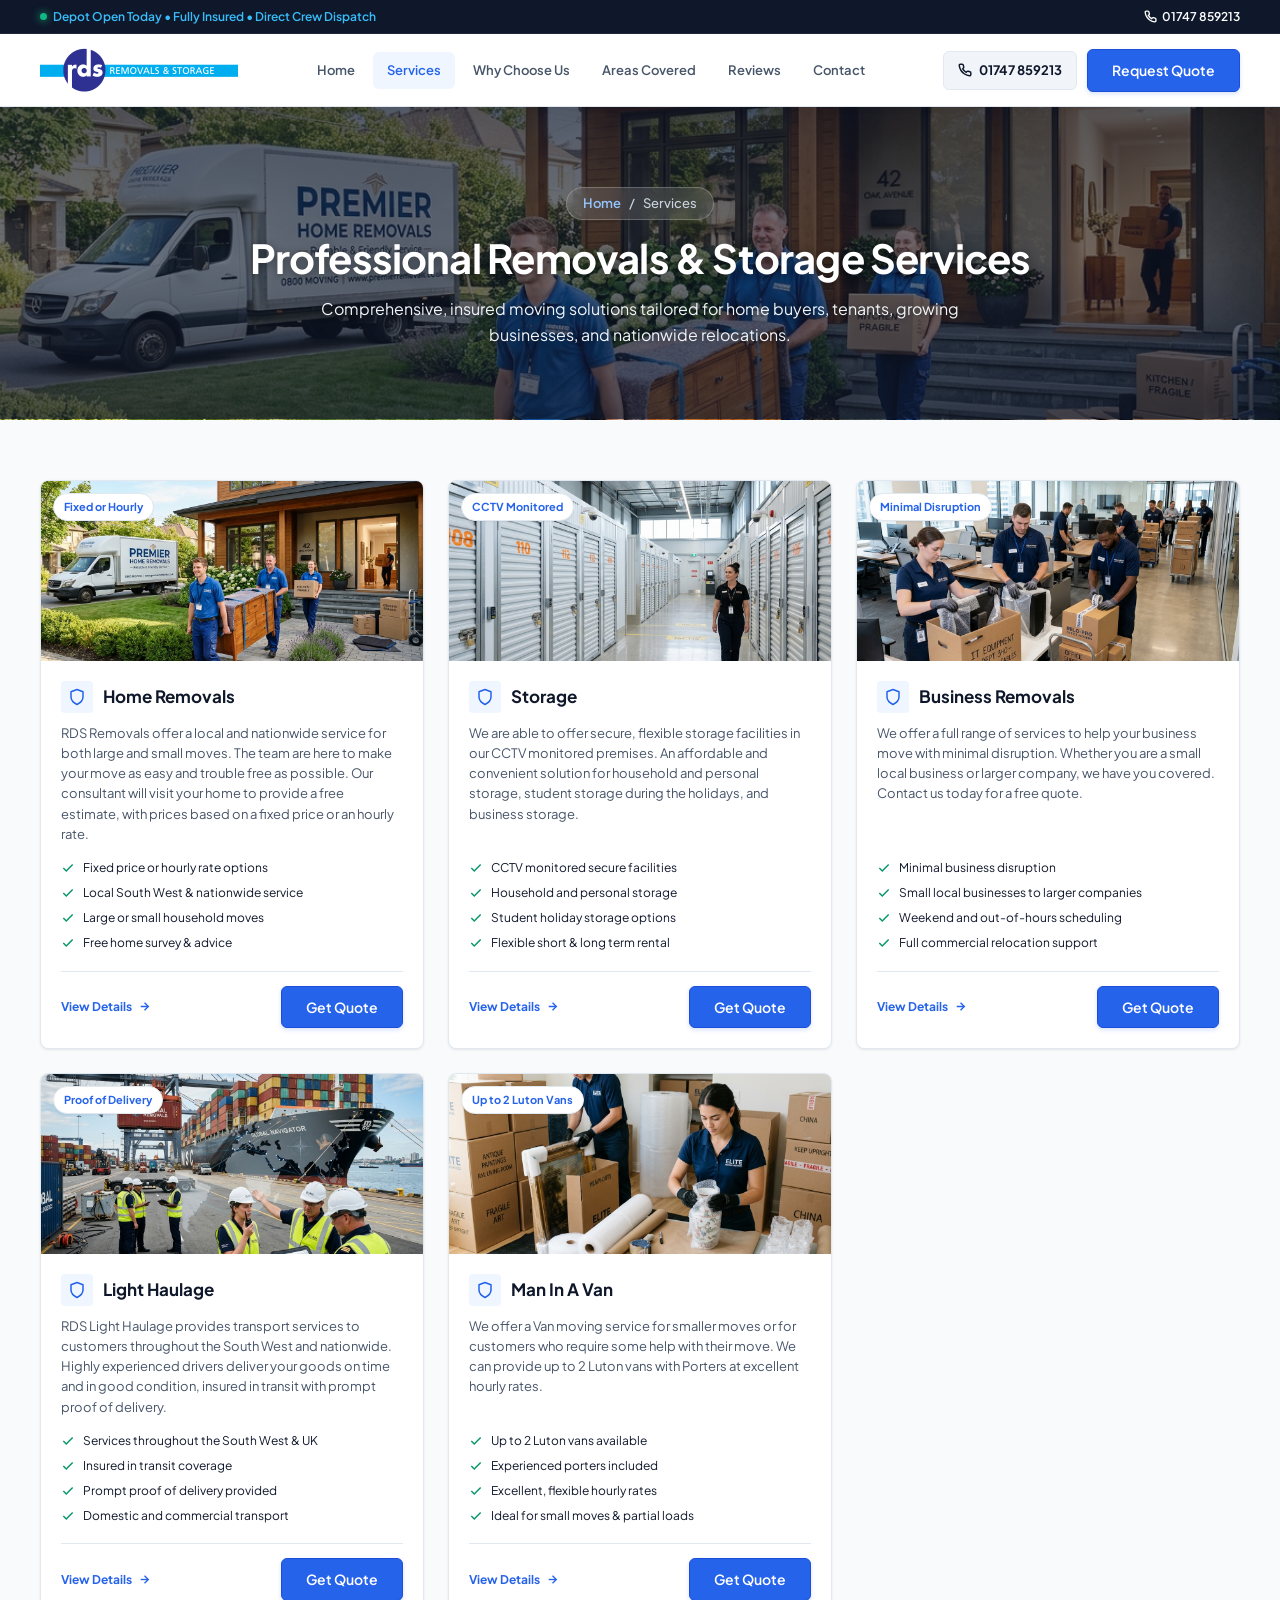
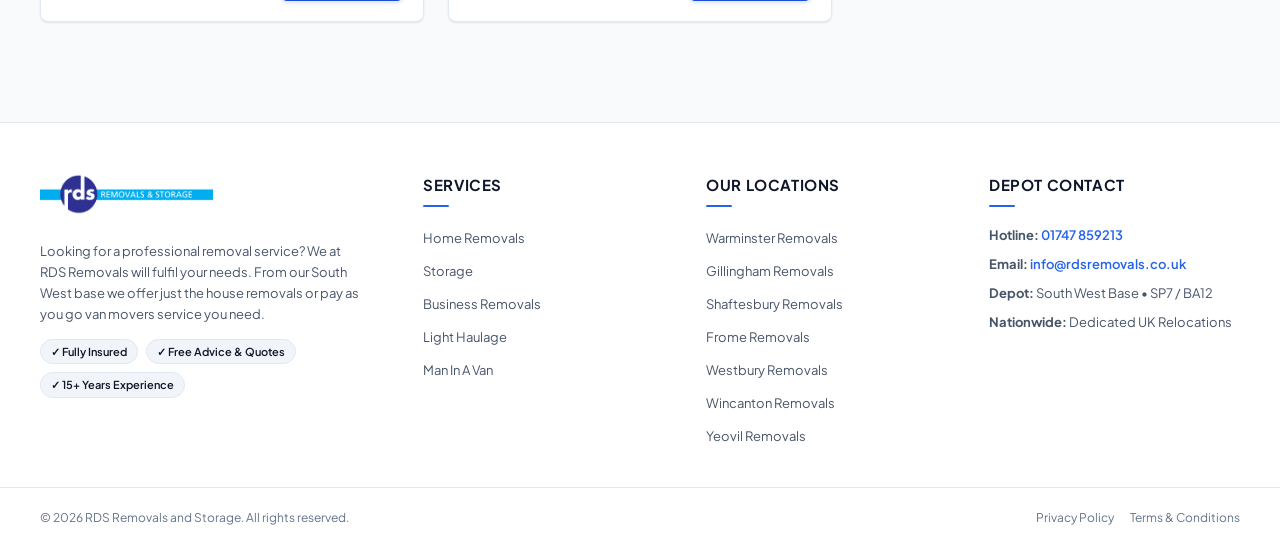
<file: services.html>
<!DOCTYPE html>
<html lang="en">
<head>
  <meta charset="UTF-8">
  <meta name="viewport" content="width=device-width, initial-scale=1.0">
  <meta name="description" content="RDS Removals & Storage Services - Residential home moves, commercial office relocations, secure storage, packing, man with a van and nationwide UK transport.">
  <title>Our Services | RDS Removals &amp; Secure Storage</title>
  
  <link rel="preconnect" href="https://fonts.googleapis.com">
  <link rel="preconnect" href="https://fonts.gstatic.com" crossorigin>
  <link href="https://fonts.googleapis.com/css2?family=Plus+Jakarta+Sans:ital,wght@0,300;0,400;0,500;0,600;0,700;0,800;1,400&display=swap" rel="stylesheet">
  
  <link rel="stylesheet" href="style.css?v=16">
</head>
<body>

  <!-- Top Status Bar -->
  <aside class="top-notice-bar">
    <div class="container top-notice-container">
      <div class="top-notice-left">
        <span class="tn-item live-badge"><span class="pulse-dot"></span> Depot Open Today &bull; Fully Insured &bull; Direct Crew Dispatch</span>
      </div>
      <div class="top-notice-right">
        <a href="tel:01747859213" class="tn-link">
          <svg width="13" height="13" viewBox="0 0 24 24" fill="none" stroke="currentColor" stroke-width="2.5"><path d="M22 16.92v3a2 2 0 0 1-2.18 2 19.79 19.79 0 0 1-8.63-3.07 19.5 19.5 0 0 1-6-6 19.79 19.79 0 0 1-3.07-8.67A2 2 0 0 1 4.11 2h3a2 2 0 0 1 2 1.72 12.84 12.84 0 0 0 .7 2.81 2 2 0 0 1-.45 2.11L8.09 9.91a16 16 0 0 0 6 6l1.27-1.27a2 2 0 0 1 2.11-.45 12.84 12.84 0 0 0 2.81.7A2 2 0 0 1 22 16.92z"/></svg>
          <span>01747 859213</span>
        </a>
      </div>
    </div>
  </aside>

  <!-- Site Navigation Header -->
  <header class="site-header" id="site-header">
    <div class="container header-inner">
      <a href="index.html" class="brand-link" aria-label="RDS Removals and Storage">
        <img src="logo.png" alt="RDS Removals &amp; Storage" class="brand-logo-img" width="198" height="48">
      </a>

      <nav class="main-nav" id="main-nav">
        <ul class="nav-list">
          <li class="nav-item"><a href="index.html" class="nav-link">Home</a></li>
          <li class="nav-item"><a href="services.html" class="nav-link active">Services</a></li>
          <li class="nav-item"><a href="about.html" class="nav-link">Why Choose Us</a></li>
          <li class="nav-item"><a href="locations.html" class="nav-link">Areas Covered</a></li>
          <li class="nav-item"><a href="reviews.html" class="nav-link">Reviews</a></li>
          <li class="nav-item"><a href="contact.html" class="nav-link">Contact</a></li>
        </ul>
      </nav>

      <div class="header-actions">
        <a href="tel:01747859213" class="phone-action-btn">
          <svg width="14" height="14" viewBox="0 0 24 24" fill="none" stroke="currentColor" stroke-width="2.5"><path d="M22 16.92v3a2 2 0 0 1-2.18 2 19.79 19.79 0 0 1-8.63-3.07 19.5 19.5 0 0 1-6-6 19.79 19.79 0 0 1-3.07-8.67A2 2 0 0 1 4.11 2h3a2 2 0 0 1 2 1.72 12.84 12.84 0 0 0 .7 2.81 2 2 0 0 1-.45 2.11L8.09 9.91a16 16 0 0 0 6 6l1.27-1.27a2 2 0 0 1 2.11-.45 12.84 12.84 0 0 0 2.81.7A2 2 0 0 1 22 16.92z"/></svg>
          <span>01747 859213</span>
        </a>
        <button class="btn-primary open-quote-modal">Request Quote</button>
        <button class="mobile-nav-toggle" id="mobile-nav-toggle" aria-label="Toggle navigation"><span></span><span></span><span></span></button>
      </div>
    </div>
  </header>

  <!-- Page Banner -->
  <section class="page-hero-banner banner-services">
    <div class="container">
      <div class="page-breadcrumb">
        <a href="index.html">Home</a>
        <span>/</span>
        <span>Services</span>
      </div>
      <h1 class="page-title">Professional Removals &amp; Storage Services</h1>
      <p class="page-lead">Comprehensive, insured moving solutions tailored for home buyers, tenants, growing businesses, and nationwide relocations.</p>
    </div>
  </section>

  <!-- Detailed Services Grid -->
  <section class="services-section-wrap">
    <div class="container">
      <div class="services-cards-grid">
        <!-- Home Removals -->
        <div class="service-clean-card tilt-card" id="home-removals">
          <div class="scc-img-wrap">
            <img src="home-removals.jpg" alt="Home Removals" loading="lazy">
            <span class="scc-badge">Fixed or Hourly</span>
          </div>
          <div class="scc-body">
            <div class="scc-header-row">
              <div class="scc-icon">
                <svg width="18" height="18" viewBox="0 0 24 24" fill="none" stroke="currentColor" stroke-width="2" stroke-linecap="round" stroke-linejoin="round"><path d="M12 22s8-4 8-10V5l-8-3-8 3v7c0 6 8 10 8 10z"/></svg>
              </div>
              <h3>Home Removals</h3>
            </div>
            <p class="scc-desc">RDS Removals offer a local and nationwide service for both large and small moves. The team are here to make your move as easy and trouble free as possible. Our consultant will visit your home to provide a free estimate, with prices based on a fixed price or an hourly rate.</p>
            <ul class="scc-checklist">
              <li><svg width="14" height="14" viewBox="0 0 24 24" fill="none" stroke="currentColor" stroke-width="2.5"><polyline points="20 6 9 17 4 12"/></svg> Fixed price or hourly rate options</li>
              <li><svg width="14" height="14" viewBox="0 0 24 24" fill="none" stroke="currentColor" stroke-width="2.5"><polyline points="20 6 9 17 4 12"/></svg> Local South West & nationwide service</li>
              <li><svg width="14" height="14" viewBox="0 0 24 24" fill="none" stroke="currentColor" stroke-width="2.5"><polyline points="20 6 9 17 4 12"/></svg> Large or small household moves</li>
              <li><svg width="14" height="14" viewBox="0 0 24 24" fill="none" stroke="currentColor" stroke-width="2.5"><polyline points="20 6 9 17 4 12"/></svg> Free home survey & advice</li>
            </ul>
            <div class="scc-footer">
              <a href="services.html#home-removals" class="link-arrow">
                <span>View Details</span>
                <svg width="13" height="13" viewBox="0 0 24 24" fill="none" stroke="currentColor" stroke-width="2.5"><line x1="5" y1="12" x2="19" y2="12"></line><polyline points="12 5 19 12 12 19"></polyline></svg>
              </a>
              <button class="btn-primary open-quote-modal" data-service="Home Removals">Get Quote</button>
            </div>
          </div>
        </div>

        <!-- Storage -->
        <div class="service-clean-card tilt-card" id="storage">
          <div class="scc-img-wrap">
            <img src="storage.jpg" alt="Storage" loading="lazy">
            <span class="scc-badge">CCTV Monitored</span>
          </div>
          <div class="scc-body">
            <div class="scc-header-row">
              <div class="scc-icon">
                <svg width="18" height="18" viewBox="0 0 24 24" fill="none" stroke="currentColor" stroke-width="2" stroke-linecap="round" stroke-linejoin="round"><path d="M12 22s8-4 8-10V5l-8-3-8 3v7c0 6 8 10 8 10z"/></svg>
              </div>
              <h3>Storage</h3>
            </div>
            <p class="scc-desc">We are able to offer secure, flexible storage facilities in our CCTV monitored premises. An affordable and convenient solution for household and personal storage, student storage during the holidays, and business storage.</p>
            <ul class="scc-checklist">
              <li><svg width="14" height="14" viewBox="0 0 24 24" fill="none" stroke="currentColor" stroke-width="2.5"><polyline points="20 6 9 17 4 12"/></svg> CCTV monitored secure facilities</li>
              <li><svg width="14" height="14" viewBox="0 0 24 24" fill="none" stroke="currentColor" stroke-width="2.5"><polyline points="20 6 9 17 4 12"/></svg> Household and personal storage</li>
              <li><svg width="14" height="14" viewBox="0 0 24 24" fill="none" stroke="currentColor" stroke-width="2.5"><polyline points="20 6 9 17 4 12"/></svg> Student holiday storage options</li>
              <li><svg width="14" height="14" viewBox="0 0 24 24" fill="none" stroke="currentColor" stroke-width="2.5"><polyline points="20 6 9 17 4 12"/></svg> Flexible short & long term rental</li>
            </ul>
            <div class="scc-footer">
              <a href="services.html#storage" class="link-arrow">
                <span>View Details</span>
                <svg width="13" height="13" viewBox="0 0 24 24" fill="none" stroke="currentColor" stroke-width="2.5"><line x1="5" y1="12" x2="19" y2="12"></line><polyline points="12 5 19 12 12 19"></polyline></svg>
              </a>
              <button class="btn-primary open-quote-modal" data-service="Storage">Get Quote</button>
            </div>
          </div>
        </div>

        <!-- Business Removals -->
        <div class="service-clean-card tilt-card" id="business-removals">
          <div class="scc-img-wrap">
            <img src="office-removals.jpg" alt="Business Removals" loading="lazy">
            <span class="scc-badge">Minimal Disruption</span>
          </div>
          <div class="scc-body">
            <div class="scc-header-row">
              <div class="scc-icon">
                <svg width="18" height="18" viewBox="0 0 24 24" fill="none" stroke="currentColor" stroke-width="2" stroke-linecap="round" stroke-linejoin="round"><path d="M12 22s8-4 8-10V5l-8-3-8 3v7c0 6 8 10 8 10z"/></svg>
              </div>
              <h3>Business Removals</h3>
            </div>
            <p class="scc-desc">We offer a full range of services to help your business move with minimal disruption. Whether you are a small local business or larger company, we have you covered. Contact us today for a free quote.</p>
            <ul class="scc-checklist">
              <li><svg width="14" height="14" viewBox="0 0 24 24" fill="none" stroke="currentColor" stroke-width="2.5"><polyline points="20 6 9 17 4 12"/></svg> Minimal business disruption</li>
              <li><svg width="14" height="14" viewBox="0 0 24 24" fill="none" stroke="currentColor" stroke-width="2.5"><polyline points="20 6 9 17 4 12"/></svg> Small local businesses to larger companies</li>
              <li><svg width="14" height="14" viewBox="0 0 24 24" fill="none" stroke="currentColor" stroke-width="2.5"><polyline points="20 6 9 17 4 12"/></svg> Weekend and out-of-hours scheduling</li>
              <li><svg width="14" height="14" viewBox="0 0 24 24" fill="none" stroke="currentColor" stroke-width="2.5"><polyline points="20 6 9 17 4 12"/></svg> Full commercial relocation support</li>
            </ul>
            <div class="scc-footer">
              <a href="services.html#business-removals" class="link-arrow">
                <span>View Details</span>
                <svg width="13" height="13" viewBox="0 0 24 24" fill="none" stroke="currentColor" stroke-width="2.5"><line x1="5" y1="12" x2="19" y2="12"></line><polyline points="12 5 19 12 12 19"></polyline></svg>
              </a>
              <button class="btn-primary open-quote-modal" data-service="Business Removals">Get Quote</button>
            </div>
          </div>
        </div>

        <!-- Light Haulage -->
        <div class="service-clean-card tilt-card" id="light-haulage">
          <div class="scc-img-wrap">
            <img src="international.jpg" alt="Light Haulage" loading="lazy">
            <span class="scc-badge">Proof of Delivery</span>
          </div>
          <div class="scc-body">
            <div class="scc-header-row">
              <div class="scc-icon">
                <svg width="18" height="18" viewBox="0 0 24 24" fill="none" stroke="currentColor" stroke-width="2" stroke-linecap="round" stroke-linejoin="round"><path d="M12 22s8-4 8-10V5l-8-3-8 3v7c0 6 8 10 8 10z"/></svg>
              </div>
              <h3>Light Haulage</h3>
            </div>
            <p class="scc-desc">RDS Light Haulage provides transport services to customers throughout the South West and nationwide. Highly experienced drivers deliver your goods on time and in good condition, insured in transit with prompt proof of delivery.</p>
            <ul class="scc-checklist">
              <li><svg width="14" height="14" viewBox="0 0 24 24" fill="none" stroke="currentColor" stroke-width="2.5"><polyline points="20 6 9 17 4 12"/></svg> Services throughout the South West & UK</li>
              <li><svg width="14" height="14" viewBox="0 0 24 24" fill="none" stroke="currentColor" stroke-width="2.5"><polyline points="20 6 9 17 4 12"/></svg> Insured in transit coverage</li>
              <li><svg width="14" height="14" viewBox="0 0 24 24" fill="none" stroke="currentColor" stroke-width="2.5"><polyline points="20 6 9 17 4 12"/></svg> Prompt proof of delivery provided</li>
              <li><svg width="14" height="14" viewBox="0 0 24 24" fill="none" stroke="currentColor" stroke-width="2.5"><polyline points="20 6 9 17 4 12"/></svg> Domestic and commercial transport</li>
            </ul>
            <div class="scc-footer">
              <a href="services.html#light-haulage" class="link-arrow">
                <span>View Details</span>
                <svg width="13" height="13" viewBox="0 0 24 24" fill="none" stroke="currentColor" stroke-width="2.5"><line x1="5" y1="12" x2="19" y2="12"></line><polyline points="12 5 19 12 12 19"></polyline></svg>
              </a>
              <button class="btn-primary open-quote-modal" data-service="Light Haulage">Get Quote</button>
            </div>
          </div>
        </div>

                        <!-- Man In A Van -->
        <div class="service-clean-card tilt-card" id="man-in-a-van">
          <div class="scc-img-wrap">
            <img src="packing.jpg" alt="Man In A Van" loading="lazy">
            <span class="scc-badge">Up to 2 Luton Vans</span>
          </div>
          <div class="scc-body">
            <div class="scc-header-row">
              <div class="scc-icon">
                <svg width="18" height="18" viewBox="0 0 24 24" fill="none" stroke="currentColor" stroke-width="2" stroke-linecap="round" stroke-linejoin="round"><path d="M12 22s8-4 8-10V5l-8-3-8 3v7c0 6 8 10 8 10z"/></svg>
              </div>
              <h3>Man In A Van</h3>
            </div>
            <p class="scc-desc">We offer a Van moving service for smaller moves or for customers who require some help with their move. We can provide up to 2 Luton vans with Porters at excellent hourly rates.</p>
            <ul class="scc-checklist">
              <li><svg width="14" height="14" viewBox="0 0 24 24" fill="none" stroke="currentColor" stroke-width="2.5"><polyline points="20 6 9 17 4 12"/></svg> Up to 2 Luton vans available</li>
              <li><svg width="14" height="14" viewBox="0 0 24 24" fill="none" stroke="currentColor" stroke-width="2.5"><polyline points="20 6 9 17 4 12"/></svg> Experienced porters included</li>
              <li><svg width="14" height="14" viewBox="0 0 24 24" fill="none" stroke="currentColor" stroke-width="2.5"><polyline points="20 6 9 17 4 12"/></svg> Excellent, flexible hourly rates</li>
              <li><svg width="14" height="14" viewBox="0 0 24 24" fill="none" stroke="currentColor" stroke-width="2.5"><polyline points="20 6 9 17 4 12"/></svg> Ideal for small moves &amp; partial loads</li>
            </ul>
            <div class="scc-footer">
              <a href="services.html#man-in-a-van" class="link-arrow">
                <span>View Details</span>
                <svg width="13" height="13" viewBox="0 0 24 24" fill="none" stroke="currentColor" stroke-width="2.5"><line x1="5" y1="12" x2="19" y2="12"></line><polyline points="12 5 19 12 12 19"></polyline></svg>
              </a>
              <button class="btn-primary open-quote-modal" data-service="Man In A Van">Get Quote</button>
            </div>
          </div>
        </div>
      </div>
    </div>
  </section>

<!-- Site Footer -->
  <footer class="site-footer">
        <div class="container footer-top-grid">
      <div class="footer-about">
        <a href="index.html" class="brand-link" aria-label="RDS Removals and Storage">
          <img src="logo.png" alt="RDS Removals &amp; Storage" class="footer-logo-img" width="180" height="44">
        </a>
        <p>Looking for a professional removal service? We at RDS Removals will fulfil your needs. From our South West base we offer just the house removals or pay as you go van movers service you need.</p>
        <div class="footer-trust-pills">
          <span class="ftp-badge">✓ Fully Insured</span>
          <span class="ftp-badge">✓ Free Advice &amp; Quotes</span>
          <span class="ftp-badge">✓ 15+ Years Experience</span>
        </div>
      </div>

      <div class="footer-col">
        <h4>Services</h4>
        <ul class="footer-links-list">
          <li><a href="services.html#home-removals">Home Removals</a></li>
          <li><a href="services.html#storage">Storage</a></li>
          <li><a href="services.html#business-removals">Business Removals</a></li>
          <li><a href="services.html#light-haulage">Light Haulage</a></li>
          <li><a href="services.html#man-in-a-van">Man In A Van</a></li>
        </ul>
      </div>

      <div class="footer-col">
        <h4>Our Locations</h4>
        <ul class="footer-links-list">
          <li><a href="locations.html#warminster">Warminster Removals</a></li>
          <li><a href="locations.html#gillingham">Gillingham Removals</a></li>
          <li><a href="locations.html#shaftesbury">Shaftesbury Removals</a></li>
          <li><a href="locations.html#frome">Frome Removals</a></li>
          <li><a href="locations.html#westbury">Westbury Removals</a></li>
          <li><a href="locations.html#wincanton">Wincanton Removals</a></li>
          <li><a href="locations.html#yeovil">Yeovil Removals</a></li>
        </ul>
      </div>

      <div class="footer-col">
        <h4>Depot Contact</h4>
        <div class="footer-contact-info">
          <p><strong>Hotline:</strong> <a href="tel:01747859213">01747 859213</a></p>
          <p><strong>Email:</strong> <a href="mailto:info@rdsremovals.co.uk">info@rdsremovals.co.uk</a></p>
          <p><strong>Depot:</strong> South West Base &bull; SP7 / BA12</p>
          <p><strong>Nationwide:</strong> Dedicated UK Relocations</p>
        </div>
      </div>
    </div>

    <div class="footer-bottom-row">
      <div class="container fbr-flex">
        <span>&copy; 2026 RDS Removals and Storage. All rights reserved.</span>
        <div class="fbr-legal-links">
          <a href="#">Privacy Policy</a>
          <a href="#">Terms &amp; Conditions</a>
        </div>
      </div>
    </div>
  </footer>

  <!-- Modal Quote Popup Window -->
  <div class="modal-overlay" id="quote-modal-overlay">
    <div class="modal-box-card tilt-card">
      <button class="modal-close-x" id="modal-close-btn">&times;</button>
      <div class="modal-head">
        <span class="sub-tag">Free Moving Survey</span>
        <h3>Request Your Tailored Quotation</h3>
        <p>Complete the details below and our coordinator will confirm your fixed price within 2 working hours.</p>
      </div>

      <form id="modal-quote-form" class="clean-form">
        <div class="form-row-2">
          <div class="form-field">
            <label for="mq-name">Full Name *</label>
            <input type="text" id="mq-name" required placeholder="John Smith">
          </div>
          <div class="form-field">
            <label for="mq-phone">Phone Number *</label>
            <input type="tel" id="mq-phone" required placeholder="01747 859213">
          </div>
        </div>

        <div class="form-field">
          <label for="mq-email">Email Address *</label>
          <input type="email" id="mq-email" required placeholder="john@example.co.uk">
        </div>

        <div class="form-row-2">
          <div class="form-field">
            <label for="mq-from">Moving From Postcode *</label>
            <input type="text" id="mq-from" required placeholder="e.g. SP7 8AB">
          </div>
          <div class="form-field">
            <label for="mq-to">Moving To Postcode *</label>
            <input type="text" id="mq-to" required placeholder="e.g. BA12 9AH">
          </div>
        </div>

        <div class="form-row-2">
          <div class="form-field">
            <label for="mq-service">Service Needed</label>
            <select id="mq-service">
              <option value="Home Removals">Home Removals</option>
              <option value="Storage">Secure Storage</option>
              <option value="Commercial Relocation">Commercial Office Move</option>
              <option value="Man with a Van">Man in a Van</option>
              <option value="Packing Materials">Packing Materials</option>
              <option value="Nationwide Move">Nationwide UK Move</option>
            </select>
          </div>
          <div class="form-field">
            <label for="mq-property">Property Size</label>
            <select id="mq-property">
              <option value="1 Bed">1 Bed Flat/Apartment</option>
              <option value="2 Bed">2 Bed House/Flat</option>
              <option value="3 Bed" selected>3 Bed Family House</option>
              <option value="4 Bed">4 Bed House</option>
              <option value="5+ Bed">5+ Bed Property</option>
              <option value="Office">Commercial Office</option>
            </select>
          </div>
        </div>

        <div class="form-field">
          <label for="mq-notes">Specific Requirements / Notes</label>
          <textarea id="mq-notes" rows="2" placeholder="Awkward access, piano, packing required..."></textarea>
        </div>

        <button type="submit" class="btn-primary" style="width: 100%;">Submit Quote Request</button>

        <div class="modal-success-pane" id="modal-form-success">
          <div class="msp-icon">
            <svg width="24" height="24" viewBox="0 0 24 24" fill="none" stroke="currentColor" stroke-width="3"><polyline points="20 6 9 17 4 12"/></svg>
          </div>
          <h4>Request Received!</h4>
          <p>Thank you. Our move coordinator will contact you shortly.</p>
        </div>
      </form>
    </div>
  </div>

  <button class="back-to-top-btn" id="back-to-top" aria-label="Back to top">
    <svg width="18" height="18" viewBox="0 0 24 24" fill="none" stroke="currentColor" stroke-width="2.5"><polyline points="18 15 12 9 6 15"></polyline></svg>
  </button>

  <script src="script.js"></script>
</body>
</html>
</file>
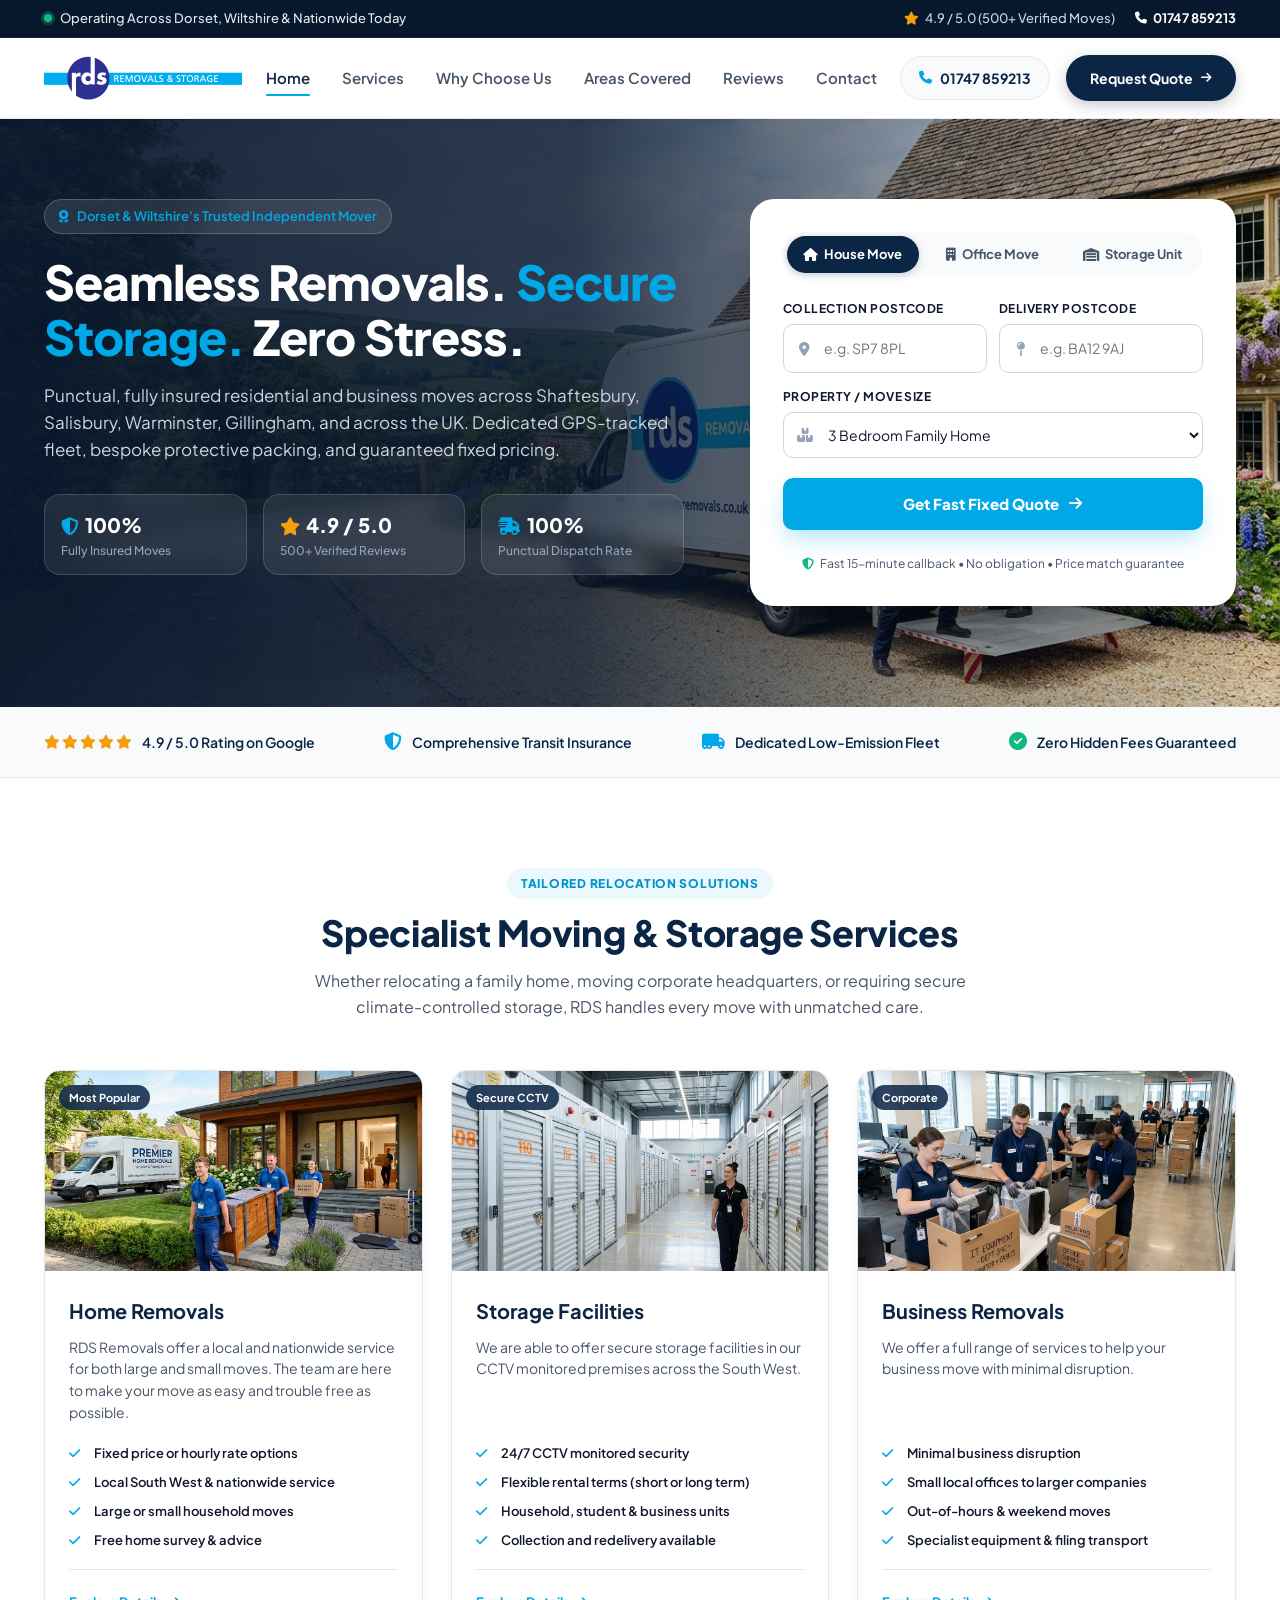
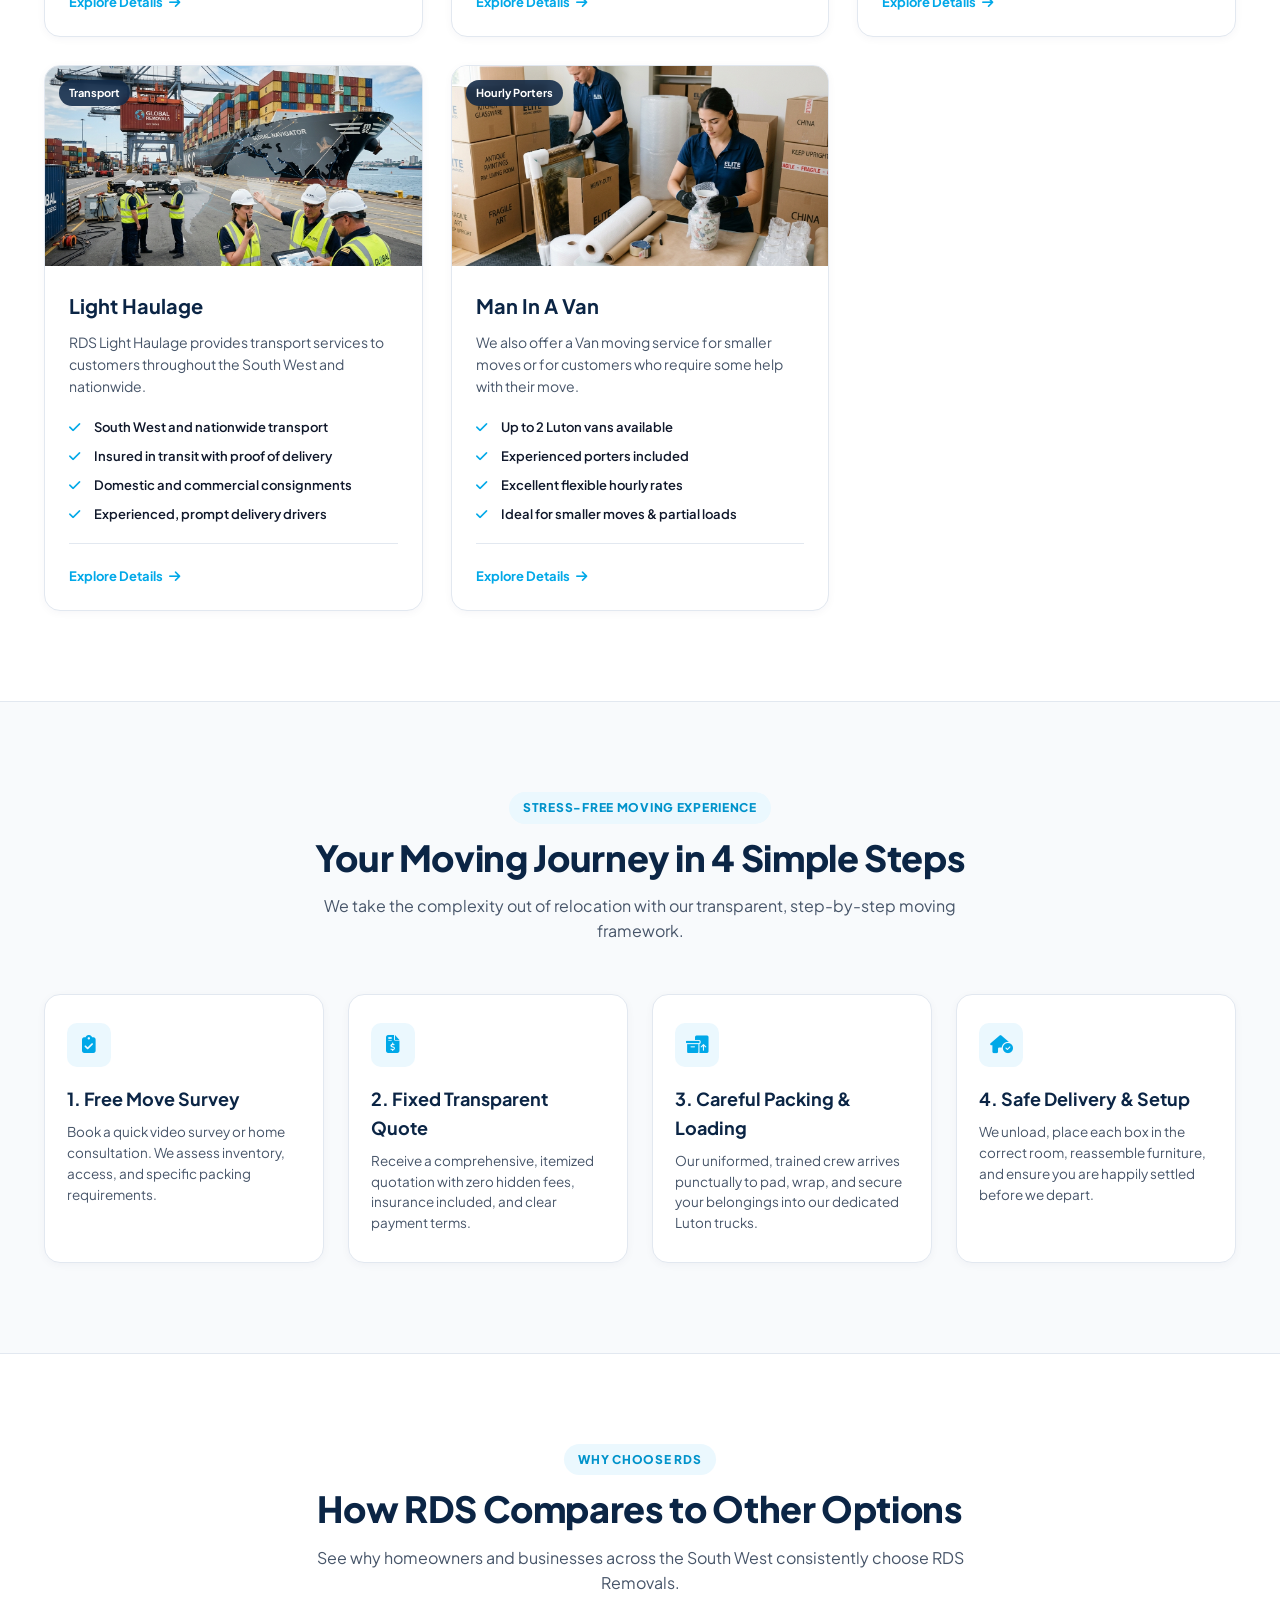
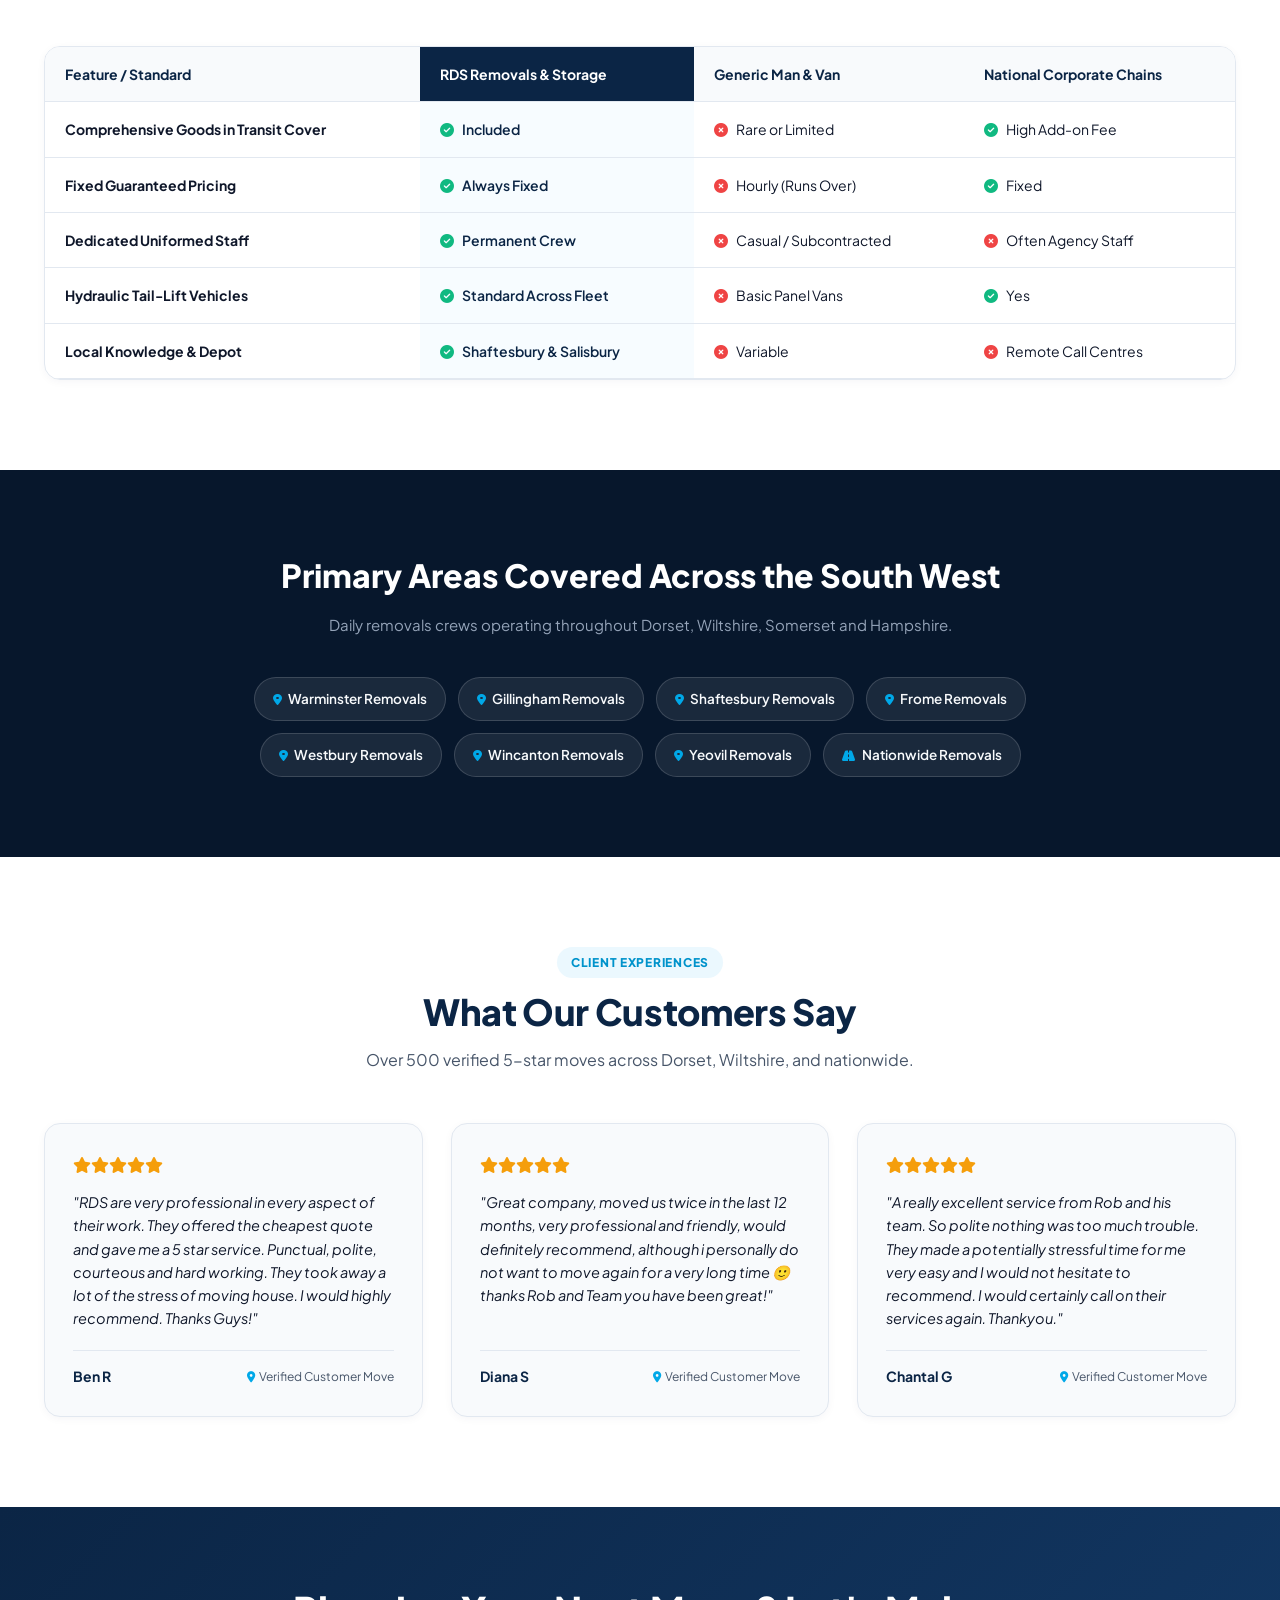
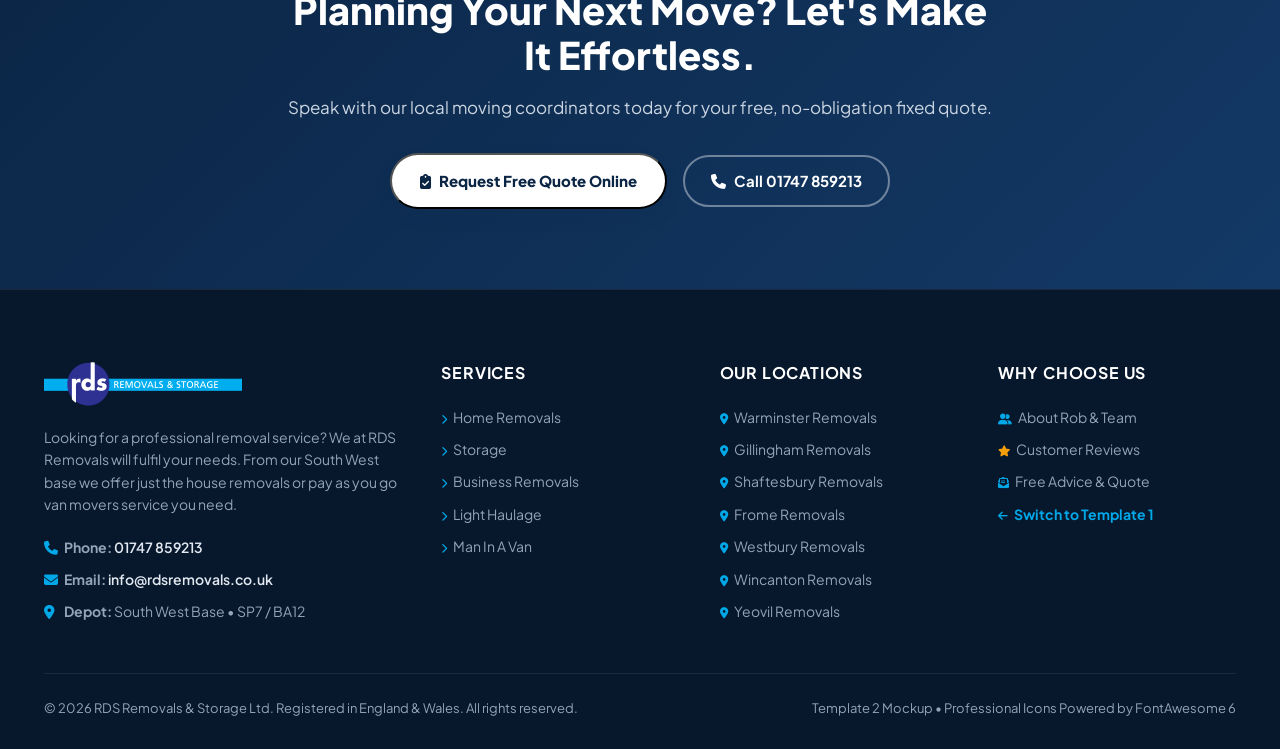
<file: template2/about.html>
<!DOCTYPE html>
<html lang="en">
<head>
  <meta charset="UTF-8">
  <meta name="viewport" content="width=device-width, initial-scale=1.0">
  <title>RDS Removals &amp; Storage | Modern Dorset &amp; Wiltshire Moving Specialists</title>
  <meta name="description" content="RDS Removals &amp; Storage delivers seamless residential and commercial moving solutions across Dorset, Wiltshire and nationwide. Fixed transparent pricing, fully insured.">
  <link rel="preconnect" href="https://fonts.googleapis.com">
  <link rel="preconnect" href="https://fonts.gstatic.com" crossorigin>
  <link href="https://fonts.googleapis.com/css2?family=Plus+Jakarta+Sans:ital,wght@0,300;0,400;0,500;0,600;0,700;0,800;1,400&display=swap" rel="stylesheet">
  <!-- Professional Icon Library: FontAwesome 6 -->
  <link rel="stylesheet" href="https://cdnjs.cloudflare.com/ajax/libs/font-awesome/6.5.1/css/all.min.css">
  <link rel="stylesheet" href="style.css?v=4">
</head>
<body>


  <!-- Top Announcement Bar -->
  <div class="top-announcement-bar">
    <div class="container top-bar-content">
      <div class="top-status-pill">
        <span class="status-dot"></span>
        <span>Operating Across Dorset, Wiltshire &amp; Nationwide Today</span>
      </div>
      <div class="top-highlights">
        <span class="top-highlight-item">
          <i class="fa-solid fa-star" style="color: var(--gold-star);"></i>
          4.9 / 5.0 (500+ Verified Moves)
        </span>
        <a href="tel:01747859213" class="top-phone-link">
          <i class="fa-solid fa-phone" style="font-size: 12px;"></i>
          01747 859213
        </a>
      </div>
    </div>
  </div>

  <!-- Main Sticky Header -->
  <header class="site-header">
    <div class="container header-container">
      <a href="index.html" class="brand-identity">
        <img src="logo.png" alt="RDS Removals &amp; Storage Logo">
      </a>
      <nav class="navigation-links">
        <a href="index.html" class="nav-link active">Home</a><a href="services.html" class="nav-link ">Services</a><a href="about.html" class="nav-link ">Why Choose Us</a><a href="locations.html" class="nav-link ">Areas Covered</a><a href="reviews.html" class="nav-link ">Reviews</a><a href="contact.html" class="nav-link ">Contact</a>
      </nav>
      <button class="mobile-menu-trigger" aria-label="Toggle Navigation">
        <span></span>
        <span></span>
        <span></span>
      </button>
      <div class="header-action-group">
        <a href="tel:01747859213" class="btn-header-call">
          <i class="fa-solid fa-phone" style="font-size: 13px; color: var(--accent-cyan);"></i>
          <span>01747 859213</span>
        </a>
        <button class="btn-cta-quote open-quote-modal">
          <span>Request Quote</span>
          <i class="fa-solid fa-arrow-right" style="font-size: 12px;"></i>
        </button>
      </div>
    </div>
  </header>


  <!-- Hero Section with Interactive Quote Engine -->
  <section class="hero-showcase-section">
    <div class="container hero-showcase-grid">
      <div class="hero-info-column">
        <div class="hero-trust-tag">
          <i class="fa-solid fa-award"></i>
          <span>Dorset &amp; Wiltshire's Trusted Independent Mover</span>
        </div>
        
        <h1 class="hero-headline">
          Seamless Removals. <span>Secure Storage.</span> Zero Stress.
        </h1>

        <p class="hero-body-text">
          Punctual, fully insured residential and business moves across Shaftesbury, Salisbury, Warminster, Gillingham, and across the UK. Dedicated GPS-tracked fleet, bespoke protective packing, and guaranteed fixed pricing.
        </p>

        <div class="hero-key-highlights">
          <div class="highlight-box">
            <div class="highlight-box-num"><i class="fa-solid fa-shield-halved" style="color: var(--accent-cyan); font-size: 18px; margin-right: 6px;"></i>100%</div>
            <div class="highlight-box-lbl">Fully Insured Moves</div>
          </div>
          <div class="highlight-box">
            <div class="highlight-box-num"><i class="fa-solid fa-star" style="color: var(--gold-star); font-size: 18px; margin-right: 6px;"></i>4.9 / 5.0</div>
            <div class="highlight-box-lbl">500+ Verified Reviews</div>
          </div>
          <div class="highlight-box">
            <div class="highlight-box-num"><i class="fa-solid fa-truck-fast" style="color: var(--accent-cyan); font-size: 18px; margin-right: 6px;"></i>100%</div>
            <div class="highlight-box-lbl">Punctual Dispatch Rate</div>
          </div>
        </div>
      </div>

      <!-- Quick Quote Booking Engine Card -->
      <div class="quote-engine-card">
        <div class="quote-engine-tabs">
          <button class="quote-tab-btn active" data-tab="house"><i class="fa-solid fa-house" style="margin-right: 6px;"></i>House Move</button>
          <button class="quote-tab-btn" data-tab="office"><i class="fa-solid fa-building" style="margin-right: 6px;"></i>Office Move</button>
          <button class="quote-tab-btn" data-tab="storage"><i class="fa-solid fa-warehouse" style="margin-right: 6px;"></i>Storage Unit</button>
        </div>

        <form action="contact.html" method="GET" class="quote-engine-form">
          <input type="hidden" name="service" id="engineMoveType" value="House Removals">

          <div class="input-row-split">
            <div class="form-field-group">
              <label class="form-field-label">Collection Postcode</label>
              <div class="form-field-input-wrap">
                <i class="fa-solid fa-location-dot field-icon"></i>
                <input type="text" name="from_postcode" class="form-control" placeholder="e.g. SP7 8PL" required>
              </div>
            </div>
            <div class="form-field-group">
              <label class="form-field-label">Delivery Postcode</label>
              <div class="form-field-input-wrap">
                <i class="fa-solid fa-map-pin field-icon"></i>
                <input type="text" name="to_postcode" class="form-control" placeholder="e.g. BA12 9AJ" required>
              </div>
            </div>
          </div>

          <div class="form-field-group">
            <label class="form-field-label">Property / Move Size</label>
            <div class="form-field-input-wrap">
              <i class="fa-solid fa-boxes-stacked field-icon"></i>
              <select name="property_size" class="form-control">
                <option value="1-bed">1 Bedroom Flat / Small Apartment</option>
                <option value="2-bed">2 Bedroom House / Flat</option>
                <option value="3-bed" selected>3 Bedroom Family Home</option>
                <option value="4-bed">4 Bedroom Detached House</option>
                <option value="5-bed">5+ Bedroom Country Estate</option>
                <option value="commercial">Commercial Office Space</option>
              </select>
            </div>
          </div>

          <button type="submit" class="btn-engine-submit">
            <span>Get Fast Fixed Quote</span>
            <i class="fa-solid fa-arrow-right"></i>
          </button>
          <p class="quote-guarantee-note"><i class="fa-solid fa-shield-halved" style="color: #10B981; margin-right: 4px;"></i> Fast 15-minute callback &bull; No obligation &bull; Price match guarantee</p>
        </form>
      </div>
    </div>
  </section>

  <!-- Trust Strip -->
  <section class="trust-strip-section">
    <div class="container trust-strip-grid">
      <div class="trust-item-badge">
        <span class="trust-star-rating"><i class="fa-solid fa-star"></i><i class="fa-solid fa-star"></i><i class="fa-solid fa-star"></i><i class="fa-solid fa-star"></i><i class="fa-solid fa-star"></i></span>
        <span>4.9 / 5.0 Rating on Google</span>
      </div>
      <div class="trust-item-badge">
        <i class="fa-solid fa-shield-halved" style="color: var(--accent-cyan); font-size: 18px;"></i>
        <span>Comprehensive Transit Insurance</span>
      </div>
      <div class="trust-item-badge">
        <i class="fa-solid fa-truck-moving" style="color: var(--accent-cyan); font-size: 18px;"></i>
        <span>Dedicated Low-Emission Fleet</span>
      </div>
      <div class="trust-item-badge">
        <i class="fa-solid fa-circle-check" style="color: #10B981; font-size: 18px;"></i>
        <span>Zero Hidden Fees Guaranteed</span>
      </div>
    </div>
  </section>

  <!-- Services Bento Grid -->
  <section class="services-bento-section">
    <div class="container">
      <div class="section-head-center">
        <span class="section-subtag">Tailored Relocation Solutions</span>
        <h2 class="section-title-lg">Specialist Moving &amp; Storage Services</h2>
        <p class="section-desc-lead">Whether relocating a family home, moving corporate headquarters, or requiring secure climate-controlled storage, RDS handles every move with unmatched care.</p>
      </div>

      <div class="bento-cards-grid">
        <div class="bento-card" id="home-removals">
          <div class="bento-card-media">
            <img src="home-removals.jpg" alt="Home Removals">
            <span class="bento-badge-overlay">Most Popular</span>
          </div>
          <div class="bento-card-body">
            <h3 class="bento-title">Home Removals</h3>
            <p class="bento-text">RDS Removals offer a local and nationwide service for both large and small moves. The team are here to make your move as easy and trouble free as possible.</p>
            <ul class="bento-feature-list">
              <li class="bento-feature-item"><i class="fa-solid fa-check" style="color: var(--accent-cyan); margin-right: 6px;"></i> Fixed price or hourly rate options</li>
              <li class="bento-feature-item"><i class="fa-solid fa-check" style="color: var(--accent-cyan); margin-right: 6px;"></i> Local South West & nationwide service</li>
              <li class="bento-feature-item"><i class="fa-solid fa-check" style="color: var(--accent-cyan); margin-right: 6px;"></i> Large or small household moves</li>
              <li class="bento-feature-item"><i class="fa-solid fa-check" style="color: var(--accent-cyan); margin-right: 6px;"></i> Free home survey & advice</li>
            </ul>
            <div class="bento-card-footer">
              <a href="services.html#home-removals" class="card-link-btn">Explore Details <i class="fa-solid fa-arrow-right"></i></a>
            </div>
          </div>
        </div>

        <div class="bento-card" id="storage">
          <div class="bento-card-media">
            <img src="storage.jpg" alt="Storage Facilities">
            <span class="bento-badge-overlay">Secure CCTV</span>
          </div>
          <div class="bento-card-body">
            <h3 class="bento-title">Storage Facilities</h3>
            <p class="bento-text">We are able to offer secure storage facilities in our CCTV monitored premises across the South West.</p>
            <ul class="bento-feature-list">
              <li class="bento-feature-item"><i class="fa-solid fa-check" style="color: var(--accent-cyan); margin-right: 6px;"></i> 24/7 CCTV monitored security</li>
              <li class="bento-feature-item"><i class="fa-solid fa-check" style="color: var(--accent-cyan); margin-right: 6px;"></i> Flexible rental terms (short or long term)</li>
              <li class="bento-feature-item"><i class="fa-solid fa-check" style="color: var(--accent-cyan); margin-right: 6px;"></i> Household, student & business units</li>
              <li class="bento-feature-item"><i class="fa-solid fa-check" style="color: var(--accent-cyan); margin-right: 6px;"></i> Collection and redelivery available</li>
            </ul>
            <div class="bento-card-footer">
              <a href="services.html#storage" class="card-link-btn">Explore Details <i class="fa-solid fa-arrow-right"></i></a>
            </div>
          </div>
        </div>

        <div class="bento-card" id="business-removals">
          <div class="bento-card-media">
            <img src="office-removals.jpg" alt="Business Removals">
            <span class="bento-badge-overlay">Corporate</span>
          </div>
          <div class="bento-card-body">
            <h3 class="bento-title">Business Removals</h3>
            <p class="bento-text">We offer a full range of services to help your business move with minimal disruption.</p>
            <ul class="bento-feature-list">
              <li class="bento-feature-item"><i class="fa-solid fa-check" style="color: var(--accent-cyan); margin-right: 6px;"></i> Minimal business disruption</li>
              <li class="bento-feature-item"><i class="fa-solid fa-check" style="color: var(--accent-cyan); margin-right: 6px;"></i> Small local offices to larger companies</li>
              <li class="bento-feature-item"><i class="fa-solid fa-check" style="color: var(--accent-cyan); margin-right: 6px;"></i> Out-of-hours & weekend moves</li>
              <li class="bento-feature-item"><i class="fa-solid fa-check" style="color: var(--accent-cyan); margin-right: 6px;"></i> Specialist equipment & filing transport</li>
            </ul>
            <div class="bento-card-footer">
              <a href="services.html#business-removals" class="card-link-btn">Explore Details <i class="fa-solid fa-arrow-right"></i></a>
            </div>
          </div>
        </div>

        <div class="bento-card" id="light-haulage">
          <div class="bento-card-media">
            <img src="international.jpg" alt="Light Haulage">
            <span class="bento-badge-overlay">Transport</span>
          </div>
          <div class="bento-card-body">
            <h3 class="bento-title">Light Haulage</h3>
            <p class="bento-text">RDS Light Haulage provides transport services to customers throughout the South West and nationwide.</p>
            <ul class="bento-feature-list">
              <li class="bento-feature-item"><i class="fa-solid fa-check" style="color: var(--accent-cyan); margin-right: 6px;"></i> South West and nationwide transport</li>
              <li class="bento-feature-item"><i class="fa-solid fa-check" style="color: var(--accent-cyan); margin-right: 6px;"></i> Insured in transit with proof of delivery</li>
              <li class="bento-feature-item"><i class="fa-solid fa-check" style="color: var(--accent-cyan); margin-right: 6px;"></i> Domestic and commercial consignments</li>
              <li class="bento-feature-item"><i class="fa-solid fa-check" style="color: var(--accent-cyan); margin-right: 6px;"></i> Experienced, prompt delivery drivers</li>
            </ul>
            <div class="bento-card-footer">
              <a href="services.html#light-haulage" class="card-link-btn">Explore Details <i class="fa-solid fa-arrow-right"></i></a>
            </div>
          </div>
        </div>

        <div class="bento-card" id="man-in-a-van">
          <div class="bento-card-media">
            <img src="packing.jpg" alt="Man In A Van">
            <span class="bento-badge-overlay">Hourly Porters</span>
          </div>
          <div class="bento-card-body">
            <h3 class="bento-title">Man In A Van</h3>
            <p class="bento-text">We also offer a Van moving service for smaller moves or for customers who require some help with their move.</p>
            <ul class="bento-feature-list">
              <li class="bento-feature-item"><i class="fa-solid fa-check" style="color: var(--accent-cyan); margin-right: 6px;"></i> Up to 2 Luton vans available</li>
              <li class="bento-feature-item"><i class="fa-solid fa-check" style="color: var(--accent-cyan); margin-right: 6px;"></i> Experienced porters included</li>
              <li class="bento-feature-item"><i class="fa-solid fa-check" style="color: var(--accent-cyan); margin-right: 6px;"></i> Excellent flexible hourly rates</li>
              <li class="bento-feature-item"><i class="fa-solid fa-check" style="color: var(--accent-cyan); margin-right: 6px;"></i> Ideal for smaller moves & partial loads</li>
            </ul>
            <div class="bento-card-footer">
              <a href="services.html#man-in-a-van" class="card-link-btn">Explore Details <i class="fa-solid fa-arrow-right"></i></a>
            </div>
          </div>
        </div>
      </div>
    </div>
  </section>

  <!-- 4-Step Moving Journey -->
  <section class="process-flow-section">
    <div class="container">
      <div class="section-head-center">
        <span class="section-subtag">Stress-Free Moving Experience</span>
        <h2 class="section-title-lg">Your Moving Journey in 4 Simple Steps</h2>
        <p class="section-desc-lead">We take the complexity out of relocation with our transparent, step-by-step moving framework.</p>
      </div>

      <div class="process-steps-grid">
        <div class="process-step-item">
          <div class="step-number-tag"><i class="fa-solid fa-clipboard-check"></i></div>
          <h3 class="step-title">1. Free Move Survey</h3>
          <p class="step-desc">Book a quick video survey or home consultation. We assess inventory, access, and specific packing requirements.</p>
        </div>

        <div class="process-step-item">
          <div class="step-number-tag"><i class="fa-solid fa-file-invoice-dollar"></i></div>
          <h3 class="step-title">2. Fixed Transparent Quote</h3>
          <p class="step-desc">Receive a comprehensive, itemized quotation with zero hidden fees, insurance included, and clear payment terms.</p>
        </div>

        <div class="process-step-item">
          <div class="step-number-tag"><i class="fa-solid fa-boxes-packing"></i></div>
          <h3 class="step-title">3. Careful Packing &amp; Loading</h3>
          <p class="step-desc">Our uniformed, trained crew arrives punctually to pad, wrap, and secure your belongings into our dedicated Luton trucks.</p>
        </div>

        <div class="process-step-item">
          <div class="step-number-tag"><i class="fa-solid fa-house-circle-check"></i></div>
          <h3 class="step-title">4. Safe Delivery &amp; Setup</h3>
          <p class="step-desc">We unload, place each box in the correct room, reassemble furniture, and ensure you are happily settled before we depart.</p>
        </div>
      </div>
    </div>
  </section>

  <!-- Comparison Matrix -->
  <section class="comparison-section">
    <div class="container">
      <div class="section-head-center">
        <span class="section-subtag">Why Choose RDS</span>
        <h2 class="section-title-lg">How RDS Compares to Other Options</h2>
        <p class="section-desc-lead">See why homeowners and businesses across the South West consistently choose RDS Removals.</p>
      </div>

      <div class="comparison-table-wrap">
        <table class="comparison-table">
          <thead>
            <tr>
              <th>Feature / Standard</th>
              <th class="col-rds">RDS Removals &amp; Storage</th>
              <th>Generic Man &amp; Van</th>
              <th>National Corporate Chains</th>
            </tr>
          </thead>
          <tbody>
            <tr>
              <td><strong>Comprehensive Goods in Transit Cover</strong></td>
              <td class="col-rds"><i class="fa-solid fa-circle-check check-icon"></i> Included</td>
              <td><i class="fa-solid fa-circle-xmark cross-icon"></i> Rare or Limited</td>
              <td><i class="fa-solid fa-circle-check check-icon"></i> High Add-on Fee</td>
            </tr>
            <tr>
              <td><strong>Fixed Guaranteed Pricing</strong></td>
              <td class="col-rds"><i class="fa-solid fa-circle-check check-icon"></i> Always Fixed</td>
              <td><i class="fa-solid fa-circle-xmark cross-icon"></i> Hourly (Runs Over)</td>
              <td><i class="fa-solid fa-circle-check check-icon"></i> Fixed</td>
            </tr>
            <tr>
              <td><strong>Dedicated Uniformed Staff</strong></td>
              <td class="col-rds"><i class="fa-solid fa-circle-check check-icon"></i> Permanent Crew</td>
              <td><i class="fa-solid fa-circle-xmark cross-icon"></i> Casual / Subcontracted</td>
              <td><i class="fa-solid fa-circle-xmark cross-icon"></i> Often Agency Staff</td>
            </tr>
            <tr>
              <td><strong>Hydraulic Tail-Lift Vehicles</strong></td>
              <td class="col-rds"><i class="fa-solid fa-circle-check check-icon"></i> Standard Across Fleet</td>
              <td><i class="fa-solid fa-circle-xmark cross-icon"></i> Basic Panel Vans</td>
              <td><i class="fa-solid fa-circle-check check-icon"></i> Yes</td>
            </tr>
            <tr>
              <td><strong>Local Knowledge &amp; Depot</strong></td>
              <td class="col-rds"><i class="fa-solid fa-circle-check check-icon"></i> Shaftesbury &amp; Salisbury</td>
              <td><i class="fa-solid fa-circle-xmark cross-icon"></i> Variable</td>
              <td><i class="fa-solid fa-circle-xmark cross-icon"></i> Remote Call Centres</td>
            </tr>
          </tbody>
        </table>
      </div>
    </div>
  </section>

  <!-- Dorset & Wiltshire Towns Coverage -->
  <section class="coverage-radar-section">
    <div class="container">
      <div class="coverage-head-wrap">
        <h2>Primary Areas Covered Across the South West</h2>
        <p style="color: #94A3B8; font-size: 15px;">Daily removals crews operating throughout Dorset, Wiltshire, Somerset and Hampshire.</p>
      </div>

      <div class="town-pills-wrap">
        <a href="locations.html#warminster" class="town-pill-item"><i class="fa-solid fa-location-dot" style="margin-right: 6px; font-size: 12px; color: var(--accent-cyan);"></i>Warminster Removals</a>
        <a href="locations.html#gillingham" class="town-pill-item"><i class="fa-solid fa-location-dot" style="margin-right: 6px; font-size: 12px; color: var(--accent-cyan);"></i>Gillingham Removals</a>
        <a href="locations.html#shaftesbury" class="town-pill-item"><i class="fa-solid fa-location-dot" style="margin-right: 6px; font-size: 12px; color: var(--accent-cyan);"></i>Shaftesbury Removals</a>
        <a href="locations.html#frome" class="town-pill-item"><i class="fa-solid fa-location-dot" style="margin-right: 6px; font-size: 12px; color: var(--accent-cyan);"></i>Frome Removals</a>
        <a href="locations.html#westbury" class="town-pill-item"><i class="fa-solid fa-location-dot" style="margin-right: 6px; font-size: 12px; color: var(--accent-cyan);"></i>Westbury Removals</a>
        <a href="locations.html#wincanton" class="town-pill-item"><i class="fa-solid fa-location-dot" style="margin-right: 6px; font-size: 12px; color: var(--accent-cyan);"></i>Wincanton Removals</a>
        <a href="locations.html#yeovil" class="town-pill-item"><i class="fa-solid fa-location-dot" style="margin-right: 6px; font-size: 12px; color: var(--accent-cyan);"></i>Yeovil Removals</a>
        <a href="locations.html#nationwide" class="town-pill-item"><i class="fa-solid fa-road" style="margin-right: 6px; font-size: 12px; color: var(--accent-cyan);"></i>Nationwide Removals</a>
      </div>
    </div>
  </section>

  <!-- Reviews Section -->
  <section class="reviews-wall-section">
    <div class="container">
      <div class="section-head-center">
        <span class="section-subtag">Client Experiences</span>
        <h2 class="section-title-lg">What Our Customers Say</h2>
        <p class="section-desc-lead">Over 500 verified 5-star moves across Dorset, Wiltshire, and nationwide.</p>
      </div>

      <div class="reviews-grid-deck">
        <div class="review-card-item">
          <div class="review-card-stars">
            <i class="fa-solid fa-star"></i><i class="fa-solid fa-star"></i><i class="fa-solid fa-star"></i><i class="fa-solid fa-star"></i><i class="fa-solid fa-star"></i>
          </div>
          <p class="review-card-quote">"RDS are very professional in every aspect of their work. They offered the cheapest quote and gave me a 5 star service. Punctual, polite, courteous and hard working. They took away a lot of the stress of moving house. I would highly recommend. Thanks Guys!"</p>
          <div class="reviewer-meta">
            <span class="reviewer-name">Ben R</span>
            <span class="reviewer-loc"><i class="fa-solid fa-location-dot" style="font-size: 11px; margin-right: 4px; color: var(--accent-cyan);"></i>Verified Customer Move</span>
          </div>
        </div>

        <div class="review-card-item">
          <div class="review-card-stars">
            <i class="fa-solid fa-star"></i><i class="fa-solid fa-star"></i><i class="fa-solid fa-star"></i><i class="fa-solid fa-star"></i><i class="fa-solid fa-star"></i>
          </div>
          <p class="review-card-quote">"Great company, moved us twice in the last 12 months, very professional and friendly, would definitely recommend, although i personally do not want to move again for a very long time 🙂 thanks Rob and Team you have been great!"</p>
          <div class="reviewer-meta">
            <span class="reviewer-name">Diana S</span>
            <span class="reviewer-loc"><i class="fa-solid fa-location-dot" style="font-size: 11px; margin-right: 4px; color: var(--accent-cyan);"></i>Verified Customer Move</span>
          </div>
        </div>

        <div class="review-card-item">
          <div class="review-card-stars">
            <i class="fa-solid fa-star"></i><i class="fa-solid fa-star"></i><i class="fa-solid fa-star"></i><i class="fa-solid fa-star"></i><i class="fa-solid fa-star"></i>
          </div>
          <p class="review-card-quote">"A really excellent service from Rob and his team. So polite nothing was too much trouble. They made a potentially stressful time for me very easy and I would not hesitate to recommend. I would certainly call on their services again. Thankyou."</p>
          <div class="reviewer-meta">
            <span class="reviewer-name">Chantal G</span>
            <span class="reviewer-loc"><i class="fa-solid fa-location-dot" style="font-size: 11px; margin-right: 4px; color: var(--accent-cyan);"></i>Verified Customer Move</span>
          </div>
        </div>
      </div>
    </div>
  </section>

  <!-- CTA Banner -->
  <section class="action-banner-section">
    <div class="container action-banner-box">
      <h2 class="action-banner-title">Planning Your Next Move? Let's Make It Effortless.</h2>
      <p class="action-banner-sub">Speak with our local moving coordinators today for your free, no-obligation fixed quote.</p>
      <div class="action-banner-buttons">
        <button class="btn-banner-white open-quote-modal"><i class="fa-solid fa-clipboard-check" style="margin-right: 8px;"></i>Request Free Quote Online</button>
        <a href="tel:01747859213" class="btn-banner-outline"><i class="fa-solid fa-phone" style="margin-right: 8px;"></i>Call 01747 859213</a>
      </div>
    </div>
  </section>


  <!-- Footer -->
  <footer class="site-footer">
            <div class="container">
      <div class="footer-top-grid">
        <div class="footer-col-brand">
          <img src="logo.png" alt="RDS Removals">
          <p class="footer-bio">
            Looking for a professional removal service? We at RDS Removals will fulfil your needs. From our South West base we offer just the house removals or pay as you go van movers service you need.
          </p>
          <div class="footer-contact-items">
            <div><i class="fa-solid fa-phone" style="color: var(--accent-cyan); width: 18px;"></i> <strong>Phone:</strong> <a href="tel:01747859213">01747 859213</a></div>
            <div><i class="fa-solid fa-envelope" style="color: var(--accent-cyan); width: 18px;"></i> <strong>Email:</strong> <a href="mailto:info@rdsremovals.co.uk">info@rdsremovals.co.uk</a></div>
            <div><i class="fa-solid fa-location-dot" style="color: var(--accent-cyan); width: 18px;"></i> <strong>Depot:</strong> South West Base &bull; SP7 / BA12</div>
          </div>
        </div>

        <div>
          <h4 class="footer-heading">Services</h4>
          <ul class="footer-nav-list">
            <li><a href="services.html#home-removals"><i class="fa-solid fa-chevron-right" style="font-size: 10px; margin-right: 6px; color: var(--accent-cyan);"></i>Home Removals</a></li>
            <li><a href="services.html#storage"><i class="fa-solid fa-chevron-right" style="font-size: 10px; margin-right: 6px; color: var(--accent-cyan);"></i>Storage</a></li>
            <li><a href="services.html#business-removals"><i class="fa-solid fa-chevron-right" style="font-size: 10px; margin-right: 6px; color: var(--accent-cyan);"></i>Business Removals</a></li>
            <li><a href="services.html#light-haulage"><i class="fa-solid fa-chevron-right" style="font-size: 10px; margin-right: 6px; color: var(--accent-cyan);"></i>Light Haulage</a></li>
            <li><a href="services.html#man-in-a-van"><i class="fa-solid fa-chevron-right" style="font-size: 10px; margin-right: 6px; color: var(--accent-cyan);"></i>Man In A Van</a></li>
          </ul>
        </div>

        <div>
          <h4 class="footer-heading">Our Locations</h4>
          <ul class="footer-nav-list">
            <li><a href="locations.html#warminster"><i class="fa-solid fa-location-dot" style="font-size: 11px; margin-right: 6px; color: var(--accent-cyan);"></i>Warminster Removals</a></li>
            <li><a href="locations.html#gillingham"><i class="fa-solid fa-location-dot" style="font-size: 11px; margin-right: 6px; color: var(--accent-cyan);"></i>Gillingham Removals</a></li>
            <li><a href="locations.html#shaftesbury"><i class="fa-solid fa-location-dot" style="font-size: 11px; margin-right: 6px; color: var(--accent-cyan);"></i>Shaftesbury Removals</a></li>
            <li><a href="locations.html#frome"><i class="fa-solid fa-location-dot" style="font-size: 11px; margin-right: 6px; color: var(--accent-cyan);"></i>Frome Removals</a></li>
            <li><a href="locations.html#westbury"><i class="fa-solid fa-location-dot" style="font-size: 11px; margin-right: 6px; color: var(--accent-cyan);"></i>Westbury Removals</a></li>
            <li><a href="locations.html#wincanton"><i class="fa-solid fa-location-dot" style="font-size: 11px; margin-right: 6px; color: var(--accent-cyan);"></i>Wincanton Removals</a></li>
            <li><a href="locations.html#yeovil"><i class="fa-solid fa-location-dot" style="font-size: 11px; margin-right: 6px; color: var(--accent-cyan);"></i>Yeovil Removals</a></li>
          </ul>
        </div>

        <div>
          <h4 class="footer-heading">Why Choose Us</h4>
          <ul class="footer-nav-list">
            <li><a href="about.html"><i class="fa-solid fa-user-group" style="font-size: 11px; margin-right: 6px; color: var(--accent-cyan);"></i>About Rob &amp; Team</a></li>
            <li><a href="reviews.html"><i class="fa-solid fa-star" style="font-size: 11px; margin-right: 6px; color: var(--gold-star);"></i>Customer Reviews</a></li>
            <li><a href="contact.html"><i class="fa-solid fa-envelope-open-text" style="font-size: 11px; margin-right: 6px; color: var(--accent-cyan);"></i>Free Advice &amp; Quote</a></li>
            <li><a href="../index.html" style="color: var(--accent-cyan); font-weight: bold;"><i class="fa-solid fa-arrow-left" style="font-size: 11px; margin-right: 6px;"></i>Switch to Template 1</a></li>
          </ul>
        </div>
      </div>

      <div class="footer-bottom-bar">
        <p>&copy; 2026 RDS Removals &amp; Storage Ltd. Registered in England &amp; Wales. All rights reserved.</p>
        <p>Template 2 Mockup &bull; Professional Icons Powered by FontAwesome 6</p>
      </div>
    </div>
  </footer>

  <!-- Instant Quote Modal -->
  <div class="modal-overlay" id="quoteModal">
    <div class="modal-dialog-box">
      <button class="modal-close-trigger" aria-label="Close"><i class="fa-solid fa-xmark"></i></button>
      <h3 style="font-size: 24px; font-weight: 800; color: var(--primary-navy); margin-bottom: 6px;">Request Your Free Move Quote</h3>
      <p style="font-size: 14px; color: var(--text-muted); margin-bottom: 20px;">Fixed transparent quote with zero obligation. We typically respond within 15 minutes.</p>
      
      <form action="contact.html" method="GET" class="quote-engine-form">
        <div class="input-row-split">
          <div class="form-field-group">
            <label class="form-field-label">Moving From (Postcode)</label>
            <div class="form-field-input-wrap">
              <i class="fa-solid fa-location-dot field-icon"></i>
              <input type="text" name="from_pc" class="form-control" placeholder="e.g. SP7 8PL" required>
            </div>
          </div>
          <div class="form-field-group">
            <label class="form-field-label">Moving To (Postcode)</label>
            <div class="form-field-input-wrap">
              <i class="fa-solid fa-map-pin field-icon"></i>
              <input type="text" name="to_pc" class="form-control" placeholder="e.g. BA12 9AJ" required>
            </div>
          </div>
        </div>

        <div class="form-field-group">
          <label class="form-field-label">Full Name</label>
          <div class="form-field-input-wrap">
            <i class="fa-solid fa-user field-icon"></i>
            <input type="text" name="name" class="form-control" placeholder="Your name" required>
          </div>
        </div>

        <div class="input-row-split">
          <div class="form-field-group">
            <label class="form-field-label">Phone Number</label>
            <div class="form-field-input-wrap">
              <i class="fa-solid fa-phone field-icon"></i>
              <input type="tel" name="phone" class="form-control" placeholder="e.g. 07123 456789" required>
            </div>
          </div>
          <div class="form-field-group">
            <label class="form-field-label">Move Size</label>
            <div class="form-field-input-wrap">
              <i class="fa-solid fa-boxes-stacked field-icon"></i>
              <select name="size" class="form-control">
                <option>1-2 Bedroom Property</option>
                <option selected>3-4 Bedroom Property</option>
                <option>5+ Bedroom Executive Home</option>
                <option>Commercial / Office Move</option>
                <option>Self Storage Only</option>
              </select>
            </div>
          </div>
        </div>

        <button type="submit" class="btn-engine-submit">
          <span>Submit Free Quote Request</span>
          <i class="fa-solid fa-arrow-right"></i>
        </button>
        <p class="quote-guarantee-note"><i class="fa-solid fa-shield-halved" style="color: #10B981; margin-right: 4px;"></i> Your details are secure and never shared. Comprehensive Goods in Transit Cover included.</p>
      </form>
    </div>
  </div>

  <script src="script.js?v=4"></script>


</body>
</html>
</file>
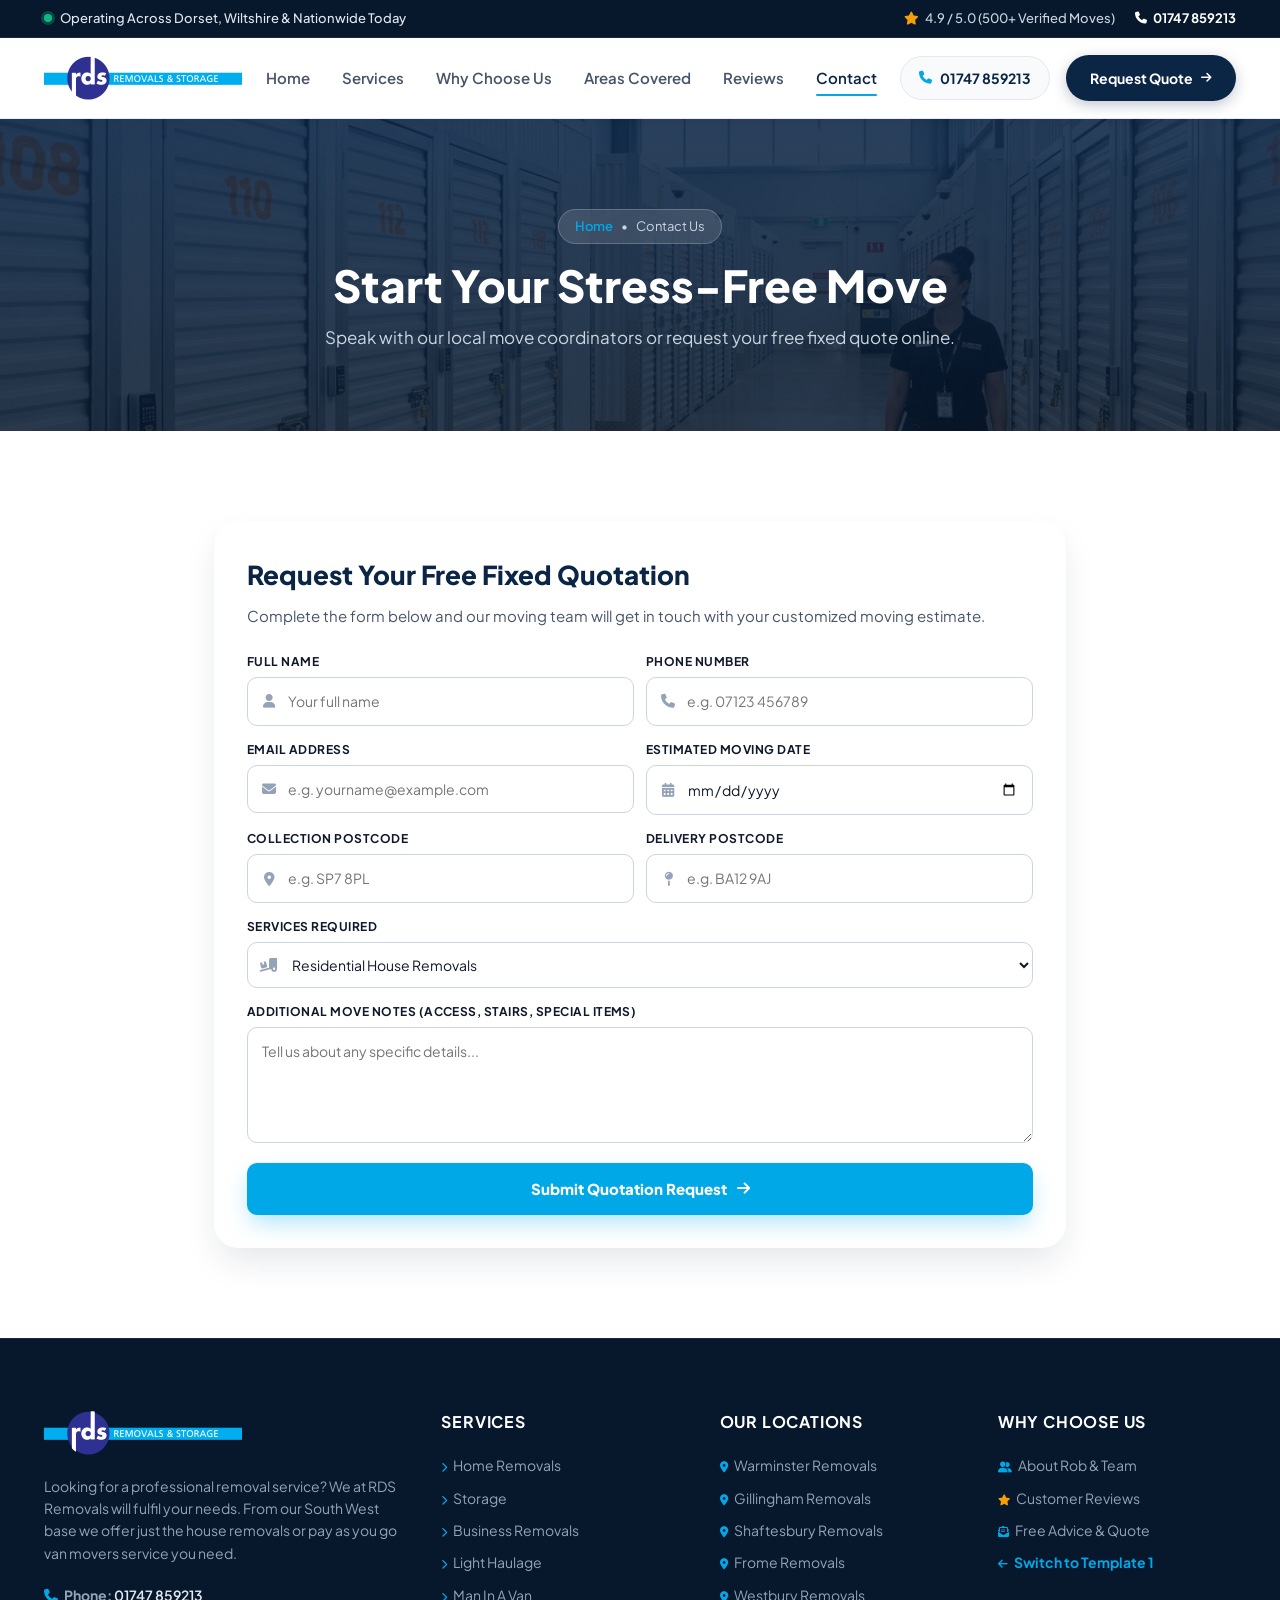
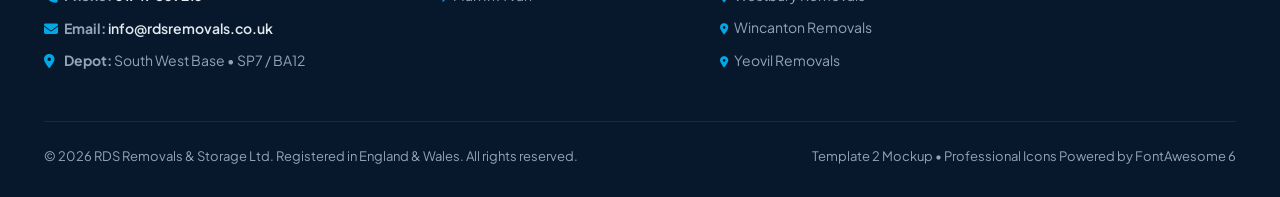
<file: template2/contact.html>
<!DOCTYPE html>
<html lang="en">
<head>
  <meta charset="UTF-8">
  <meta name="viewport" content="width=device-width, initial-scale=1.0">
  <title>Contact RDS Removals | Request Your Free Survey &amp; Quote</title>
  <meta name="description" content="Get in touch with RDS Removals &amp; Storage for free move surveys, quotes, and advice. Depots in Shaftesbury and Salisbury.">
  <link rel="preconnect" href="https://fonts.googleapis.com">
  <link rel="preconnect" href="https://fonts.gstatic.com" crossorigin>
  <link href="https://fonts.googleapis.com/css2?family=Plus+Jakarta+Sans:ital,wght@0,300;0,400;0,500;0,600;0,700;0,800;1,400&display=swap" rel="stylesheet">
  <!-- Professional Icon Library: FontAwesome 6 -->
  <link rel="stylesheet" href="https://cdnjs.cloudflare.com/ajax/libs/font-awesome/6.5.1/css/all.min.css">
  <link rel="stylesheet" href="style.css?v=4">
</head>
<body>


  <!-- Top Announcement Bar -->
  <div class="top-announcement-bar">
    <div class="container top-bar-content">
      <div class="top-status-pill">
        <span class="status-dot"></span>
        <span>Operating Across Dorset, Wiltshire &amp; Nationwide Today</span>
      </div>
      <div class="top-highlights">
        <span class="top-highlight-item">
          <i class="fa-solid fa-star" style="color: var(--gold-star);"></i>
          4.9 / 5.0 (500+ Verified Moves)
        </span>
        <a href="tel:01747859213" class="top-phone-link">
          <i class="fa-solid fa-phone" style="font-size: 12px;"></i>
          01747 859213
        </a>
      </div>
    </div>
  </div>

  <!-- Main Sticky Header -->
  <header class="site-header">
    <div class="container header-container">
      <a href="index.html" class="brand-identity">
        <img src="logo.png" alt="RDS Removals &amp; Storage Logo">
      </a>
      <nav class="navigation-links">
        <a href="index.html" class="nav-link ">Home</a><a href="services.html" class="nav-link ">Services</a><a href="about.html" class="nav-link ">Why Choose Us</a><a href="locations.html" class="nav-link ">Areas Covered</a><a href="reviews.html" class="nav-link ">Reviews</a><a href="contact.html" class="nav-link active">Contact</a>
      </nav>
      <button class="mobile-menu-trigger" aria-label="Toggle Navigation">
        <span></span>
        <span></span>
        <span></span>
      </button>
      <div class="header-action-group">
        <a href="tel:01747859213" class="btn-header-call">
          <i class="fa-solid fa-phone" style="font-size: 13px; color: var(--accent-cyan);"></i>
          <span>01747 859213</span>
        </a>
        <button class="btn-cta-quote open-quote-modal">
          <span>Request Quote</span>
          <i class="fa-solid fa-arrow-right" style="font-size: 12px;"></i>
        </button>
      </div>
    </div>
  </header>


  <section class="subpage-hero-banner" style="background-image: url('storage.jpg');">
    <div class="container">
      <div class="banner-crumb">
        <a href="index.html">Home</a> &bull; <span>Contact Us</span>
      </div>
      <h1 class="banner-title-text">Start Your Stress-Free Move</h1>
      <p class="banner-subtitle-text">Speak with our local move coordinators or request your free fixed quote online.</p>
    </div>
  </section>

  <section class="services-bento-section">
    <div class="container" style="max-width: 900px;">
      <div class="quote-engine-card" style="box-shadow: var(--shadow-lg);">
        <h2 style="font-size: 26px; font-weight: 800; color: var(--primary-navy); margin-bottom: 8px;">Request Your Free Fixed Quotation</h2>
        <p style="font-size: 15px; color: var(--text-muted); margin-bottom: 24px;">Complete the form below and our moving team will get in touch with your customized moving estimate.</p>

        <form action="#" method="POST" class="quote-engine-form">
          <div class="input-row-split">
            <div class="form-field-group">
              <label class="form-field-label">Full Name</label>
              <div class="form-field-input-wrap">
                <i class="fa-solid fa-user field-icon"></i>
                <input type="text" name="name" class="form-control" placeholder="Your full name" required>
              </div>
            </div>
            <div class="form-field-group">
              <label class="form-field-label">Phone Number</label>
              <div class="form-field-input-wrap">
                <i class="fa-solid fa-phone field-icon"></i>
                <input type="tel" name="phone" class="form-control" placeholder="e.g. 07123 456789" required>
              </div>
            </div>
          </div>

          <div class="input-row-split">
            <div class="form-field-group">
              <label class="form-field-label">Email Address</label>
              <div class="form-field-input-wrap">
                <i class="fa-solid fa-envelope field-icon"></i>
                <input type="email" name="email" class="form-control" placeholder="e.g. yourname@example.com" required>
              </div>
            </div>
            <div class="form-field-group">
              <label class="form-field-label">Estimated Moving Date</label>
              <div class="form-field-input-wrap">
                <i class="fa-solid fa-calendar-days field-icon"></i>
                <input type="date" name="move_date" class="form-control">
              </div>
            </div>
          </div>

          <div class="input-row-split">
            <div class="form-field-group">
              <label class="form-field-label">Collection Postcode</label>
              <div class="form-field-input-wrap">
                <i class="fa-solid fa-location-dot field-icon"></i>
                <input type="text" name="from_postcode" class="form-control" placeholder="e.g. SP7 8PL" required>
              </div>
            </div>
            <div class="form-field-group">
              <label class="form-field-label">Delivery Postcode</label>
              <div class="form-field-input-wrap">
                <i class="fa-solid fa-map-pin field-icon"></i>
                <input type="text" name="to_postcode" class="form-control" placeholder="e.g. BA12 9AJ" required>
              </div>
            </div>
          </div>

          <div class="form-field-group">
            <label class="form-field-label">Services Required</label>
            <div class="form-field-input-wrap">
              <i class="fa-solid fa-truck-ramp-box field-icon"></i>
              <select name="service" class="form-control">
                <option>Residential House Removals</option>
                <option>Full Packing &amp; House Removals</option>
                <option>Office &amp; Commercial Relocation</option>
                <option>Secure Storage Only</option>
                <option>Piano or Antique Transport</option>
              </select>
            </div>
          </div>

          <div class="form-field-group">
            <label class="form-field-label">Additional Move Notes (Access, stairs, special items)</label>
            <textarea name="notes" rows="4" class="form-control" placeholder="Tell us about any specific details..." style="padding-left: 14px;"></textarea>
          </div>

          <button type="submit" class="btn-engine-submit">
            <span>Submit Quotation Request</span>
            <i class="fa-solid fa-arrow-right"></i>
          </button>
        </form>
      </div>
    </div>
  </section>


  <!-- Footer -->
  <footer class="site-footer">
            <div class="container">
      <div class="footer-top-grid">
        <div class="footer-col-brand">
          <img src="logo.png" alt="RDS Removals">
          <p class="footer-bio">
            Looking for a professional removal service? We at RDS Removals will fulfil your needs. From our South West base we offer just the house removals or pay as you go van movers service you need.
          </p>
          <div class="footer-contact-items">
            <div><i class="fa-solid fa-phone" style="color: var(--accent-cyan); width: 18px;"></i> <strong>Phone:</strong> <a href="tel:01747859213">01747 859213</a></div>
            <div><i class="fa-solid fa-envelope" style="color: var(--accent-cyan); width: 18px;"></i> <strong>Email:</strong> <a href="mailto:info@rdsremovals.co.uk">info@rdsremovals.co.uk</a></div>
            <div><i class="fa-solid fa-location-dot" style="color: var(--accent-cyan); width: 18px;"></i> <strong>Depot:</strong> South West Base &bull; SP7 / BA12</div>
          </div>
        </div>

        <div>
          <h4 class="footer-heading">Services</h4>
          <ul class="footer-nav-list">
            <li><a href="services.html#home-removals"><i class="fa-solid fa-chevron-right" style="font-size: 10px; margin-right: 6px; color: var(--accent-cyan);"></i>Home Removals</a></li>
            <li><a href="services.html#storage"><i class="fa-solid fa-chevron-right" style="font-size: 10px; margin-right: 6px; color: var(--accent-cyan);"></i>Storage</a></li>
            <li><a href="services.html#business-removals"><i class="fa-solid fa-chevron-right" style="font-size: 10px; margin-right: 6px; color: var(--accent-cyan);"></i>Business Removals</a></li>
            <li><a href="services.html#light-haulage"><i class="fa-solid fa-chevron-right" style="font-size: 10px; margin-right: 6px; color: var(--accent-cyan);"></i>Light Haulage</a></li>
            <li><a href="services.html#man-in-a-van"><i class="fa-solid fa-chevron-right" style="font-size: 10px; margin-right: 6px; color: var(--accent-cyan);"></i>Man In A Van</a></li>
          </ul>
        </div>

        <div>
          <h4 class="footer-heading">Our Locations</h4>
          <ul class="footer-nav-list">
            <li><a href="locations.html#warminster"><i class="fa-solid fa-location-dot" style="font-size: 11px; margin-right: 6px; color: var(--accent-cyan);"></i>Warminster Removals</a></li>
            <li><a href="locations.html#gillingham"><i class="fa-solid fa-location-dot" style="font-size: 11px; margin-right: 6px; color: var(--accent-cyan);"></i>Gillingham Removals</a></li>
            <li><a href="locations.html#shaftesbury"><i class="fa-solid fa-location-dot" style="font-size: 11px; margin-right: 6px; color: var(--accent-cyan);"></i>Shaftesbury Removals</a></li>
            <li><a href="locations.html#frome"><i class="fa-solid fa-location-dot" style="font-size: 11px; margin-right: 6px; color: var(--accent-cyan);"></i>Frome Removals</a></li>
            <li><a href="locations.html#westbury"><i class="fa-solid fa-location-dot" style="font-size: 11px; margin-right: 6px; color: var(--accent-cyan);"></i>Westbury Removals</a></li>
            <li><a href="locations.html#wincanton"><i class="fa-solid fa-location-dot" style="font-size: 11px; margin-right: 6px; color: var(--accent-cyan);"></i>Wincanton Removals</a></li>
            <li><a href="locations.html#yeovil"><i class="fa-solid fa-location-dot" style="font-size: 11px; margin-right: 6px; color: var(--accent-cyan);"></i>Yeovil Removals</a></li>
          </ul>
        </div>

        <div>
          <h4 class="footer-heading">Why Choose Us</h4>
          <ul class="footer-nav-list">
            <li><a href="about.html"><i class="fa-solid fa-user-group" style="font-size: 11px; margin-right: 6px; color: var(--accent-cyan);"></i>About Rob &amp; Team</a></li>
            <li><a href="reviews.html"><i class="fa-solid fa-star" style="font-size: 11px; margin-right: 6px; color: var(--gold-star);"></i>Customer Reviews</a></li>
            <li><a href="contact.html"><i class="fa-solid fa-envelope-open-text" style="font-size: 11px; margin-right: 6px; color: var(--accent-cyan);"></i>Free Advice &amp; Quote</a></li>
            <li><a href="../index.html" style="color: var(--accent-cyan); font-weight: bold;"><i class="fa-solid fa-arrow-left" style="font-size: 11px; margin-right: 6px;"></i>Switch to Template 1</a></li>
          </ul>
        </div>
      </div>

      <div class="footer-bottom-bar">
        <p>&copy; 2026 RDS Removals &amp; Storage Ltd. Registered in England &amp; Wales. All rights reserved.</p>
        <p>Template 2 Mockup &bull; Professional Icons Powered by FontAwesome 6</p>
      </div>
    </div>
  </footer>

  <!-- Instant Quote Modal -->
  <div class="modal-overlay" id="quoteModal">
    <div class="modal-dialog-box">
      <button class="modal-close-trigger" aria-label="Close"><i class="fa-solid fa-xmark"></i></button>
      <h3 style="font-size: 24px; font-weight: 800; color: var(--primary-navy); margin-bottom: 6px;">Request Your Free Move Quote</h3>
      <p style="font-size: 14px; color: var(--text-muted); margin-bottom: 20px;">Fixed transparent quote with zero obligation. We typically respond within 15 minutes.</p>
      
      <form action="contact.html" method="GET" class="quote-engine-form">
        <div class="input-row-split">
          <div class="form-field-group">
            <label class="form-field-label">Moving From (Postcode)</label>
            <div class="form-field-input-wrap">
              <i class="fa-solid fa-location-dot field-icon"></i>
              <input type="text" name="from_pc" class="form-control" placeholder="e.g. SP7 8PL" required>
            </div>
          </div>
          <div class="form-field-group">
            <label class="form-field-label">Moving To (Postcode)</label>
            <div class="form-field-input-wrap">
              <i class="fa-solid fa-map-pin field-icon"></i>
              <input type="text" name="to_pc" class="form-control" placeholder="e.g. BA12 9AJ" required>
            </div>
          </div>
        </div>

        <div class="form-field-group">
          <label class="form-field-label">Full Name</label>
          <div class="form-field-input-wrap">
            <i class="fa-solid fa-user field-icon"></i>
            <input type="text" name="name" class="form-control" placeholder="Your name" required>
          </div>
        </div>

        <div class="input-row-split">
          <div class="form-field-group">
            <label class="form-field-label">Phone Number</label>
            <div class="form-field-input-wrap">
              <i class="fa-solid fa-phone field-icon"></i>
              <input type="tel" name="phone" class="form-control" placeholder="e.g. 07123 456789" required>
            </div>
          </div>
          <div class="form-field-group">
            <label class="form-field-label">Move Size</label>
            <div class="form-field-input-wrap">
              <i class="fa-solid fa-boxes-stacked field-icon"></i>
              <select name="size" class="form-control">
                <option>1-2 Bedroom Property</option>
                <option selected>3-4 Bedroom Property</option>
                <option>5+ Bedroom Executive Home</option>
                <option>Commercial / Office Move</option>
                <option>Self Storage Only</option>
              </select>
            </div>
          </div>
        </div>

        <button type="submit" class="btn-engine-submit">
          <span>Submit Free Quote Request</span>
          <i class="fa-solid fa-arrow-right"></i>
        </button>
        <p class="quote-guarantee-note"><i class="fa-solid fa-shield-halved" style="color: #10B981; margin-right: 4px;"></i> Your details are secure and never shared. Comprehensive Goods in Transit Cover included.</p>
      </form>
    </div>
  </div>

  <script src="script.js?v=4"></script>


</body>
</html>
</file>
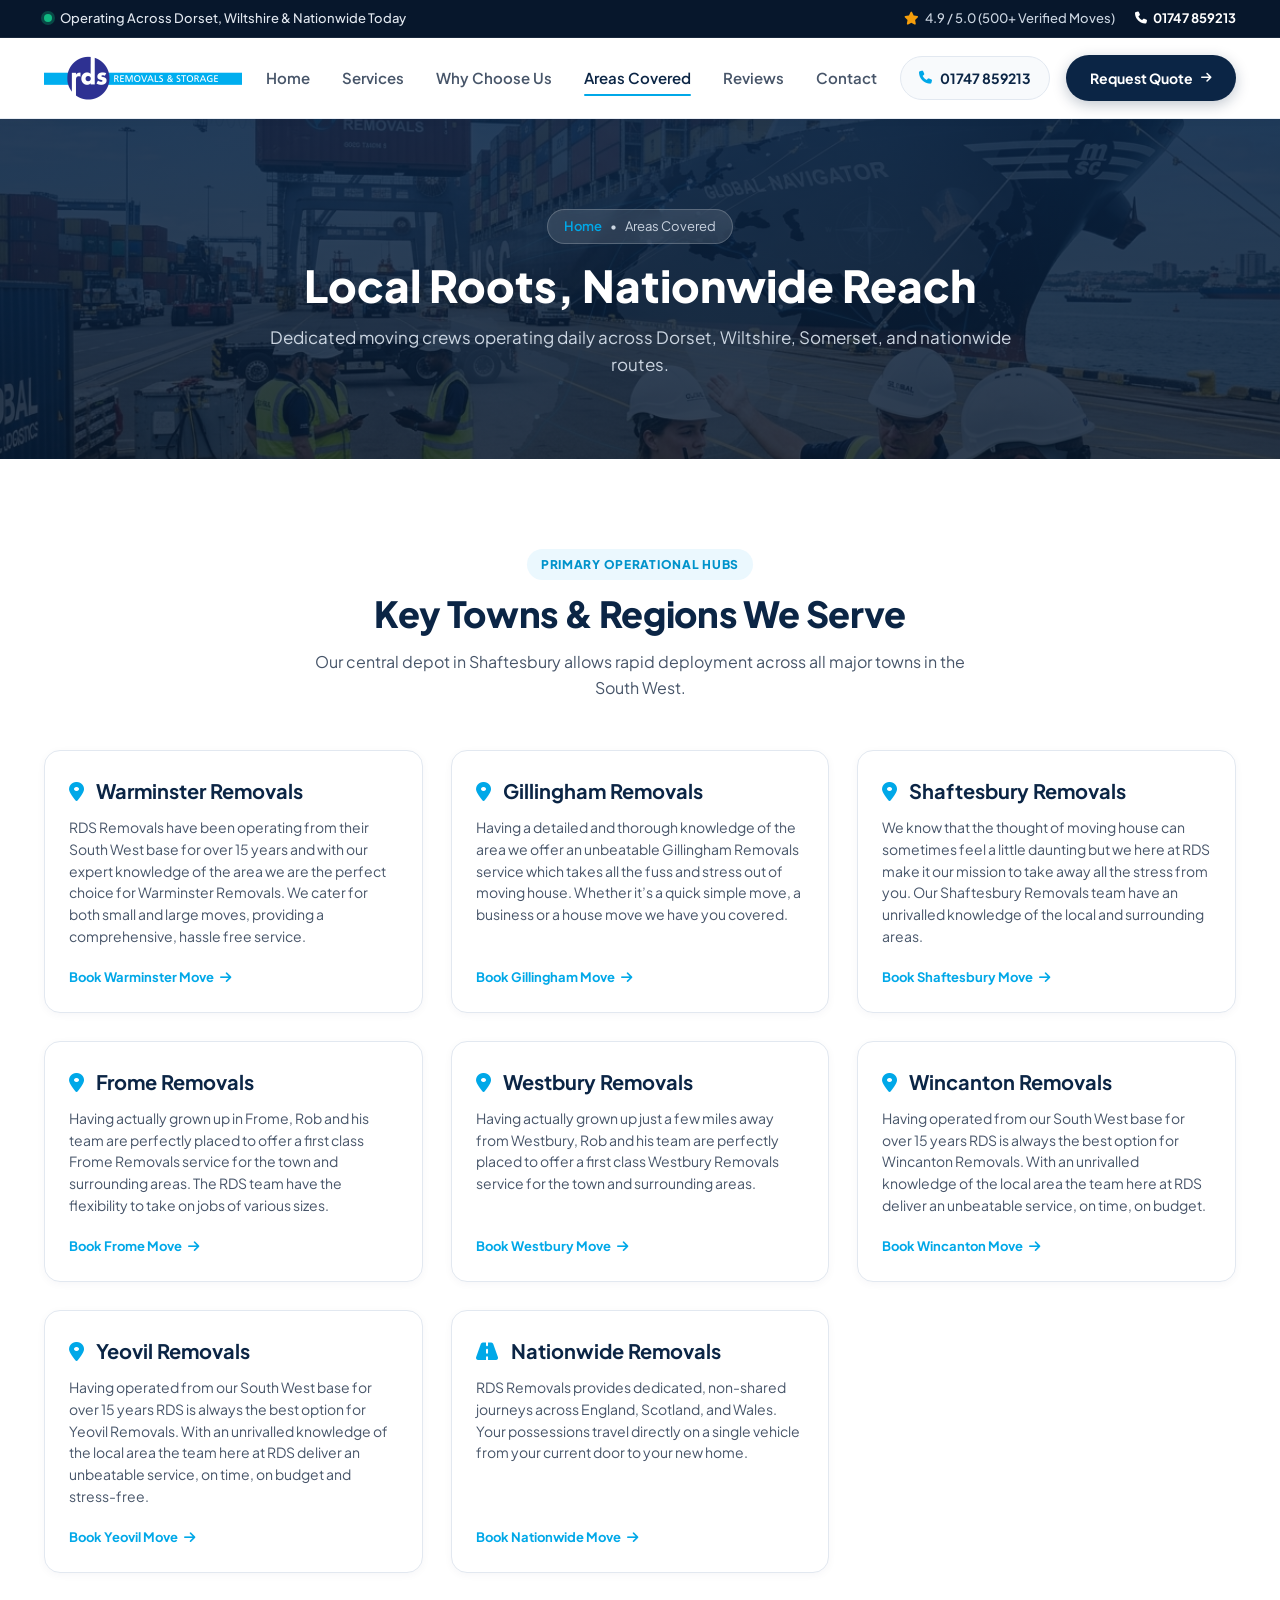
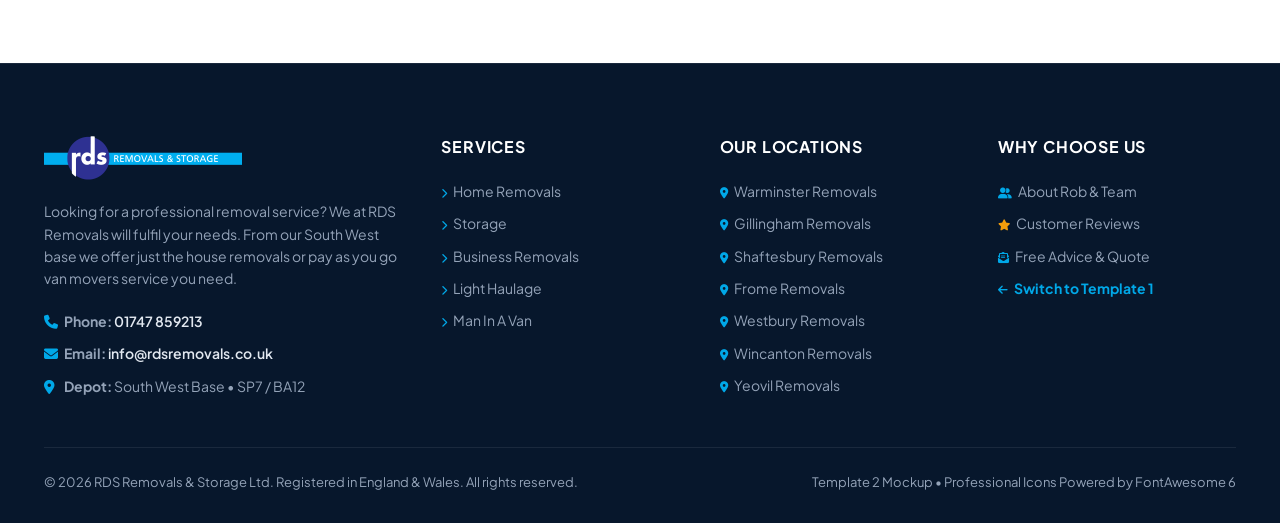
<file: template2/locations.html>
<!DOCTYPE html>
<html lang="en">
<head>
  <meta charset="UTF-8">
  <meta name="viewport" content="width=device-width, initial-scale=1.0">
  <title>Areas Covered | Dorset, Wiltshire, Somerset &amp; Nationwide | RDS Removals</title>
  <meta name="description" content="View local removals coverage across Shaftesbury, Salisbury, Warminster, Gillingham, Bath, Blandford Forum and nationwide UK relocations.">
  <link rel="preconnect" href="https://fonts.googleapis.com">
  <link rel="preconnect" href="https://fonts.gstatic.com" crossorigin>
  <link href="https://fonts.googleapis.com/css2?family=Plus+Jakarta+Sans:ital,wght@0,300;0,400;0,500;0,600;0,700;0,800;1,400&display=swap" rel="stylesheet">
  <!-- Professional Icon Library: FontAwesome 6 -->
  <link rel="stylesheet" href="https://cdnjs.cloudflare.com/ajax/libs/font-awesome/6.5.1/css/all.min.css">
  <link rel="stylesheet" href="style.css?v=4">
</head>
<body>


  <!-- Top Announcement Bar -->
  <div class="top-announcement-bar">
    <div class="container top-bar-content">
      <div class="top-status-pill">
        <span class="status-dot"></span>
        <span>Operating Across Dorset, Wiltshire &amp; Nationwide Today</span>
      </div>
      <div class="top-highlights">
        <span class="top-highlight-item">
          <i class="fa-solid fa-star" style="color: var(--gold-star);"></i>
          4.9 / 5.0 (500+ Verified Moves)
        </span>
        <a href="tel:01747859213" class="top-phone-link">
          <i class="fa-solid fa-phone" style="font-size: 12px;"></i>
          01747 859213
        </a>
      </div>
    </div>
  </div>

  <!-- Main Sticky Header -->
  <header class="site-header">
    <div class="container header-container">
      <a href="index.html" class="brand-identity">
        <img src="logo.png" alt="RDS Removals &amp; Storage Logo">
      </a>
      <nav class="navigation-links">
        <a href="index.html" class="nav-link ">Home</a><a href="services.html" class="nav-link ">Services</a><a href="about.html" class="nav-link ">Why Choose Us</a><a href="locations.html" class="nav-link active">Areas Covered</a><a href="reviews.html" class="nav-link ">Reviews</a><a href="contact.html" class="nav-link ">Contact</a>
      </nav>
      <button class="mobile-menu-trigger" aria-label="Toggle Navigation">
        <span></span>
        <span></span>
        <span></span>
      </button>
      <div class="header-action-group">
        <a href="tel:01747859213" class="btn-header-call">
          <i class="fa-solid fa-phone" style="font-size: 13px; color: var(--accent-cyan);"></i>
          <span>01747 859213</span>
        </a>
        <button class="btn-cta-quote open-quote-modal">
          <span>Request Quote</span>
          <i class="fa-solid fa-arrow-right" style="font-size: 12px;"></i>
        </button>
      </div>
    </div>
  </header>


  <section class="subpage-hero-banner" style="background-image: url('international.jpg');">
    <div class="container">
      <div class="banner-crumb">
        <a href="index.html">Home</a> &bull; <span>Areas Covered</span>
      </div>
      <h1 class="banner-title-text">Local Roots, Nationwide Reach</h1>
      <p class="banner-subtitle-text">Dedicated moving crews operating daily across Dorset, Wiltshire, Somerset, and nationwide routes.</p>
    </div>
  </section>

  <section class="services-bento-section">
    <div class="container">
      <div class="section-head-center">
        <span class="section-subtag">Primary Operational Hubs</span>
        <h2 class="section-title-lg">Key Towns &amp; Regions We Serve</h2>
        <p class="section-desc-lead">Our central depot in Shaftesbury allows rapid deployment across all major towns in the South West.</p>
      </div>

      <div class="bento-cards-grid">
        <div class="bento-card" id="warminster">
          <div class="bento-card-body">
            <h3 class="bento-title"><i class="fa-solid fa-location-dot" style="color: var(--accent-cyan); margin-right: 8px;"></i> Warminster Removals</h3>
            <p class="bento-text">RDS Removals have been operating from their South West base for over 15 years and with our expert knowledge of the area we are the perfect choice for Warminster Removals. We cater for both small and large moves, providing a comprehensive, hassle free service.</p>
            <div class="bento-card-footer">
              <a href="contact.html" class="card-link-btn">Book Warminster Move <i class="fa-solid fa-arrow-right"></i></a>
            </div>
          </div>
        </div>

        <div class="bento-card" id="gillingham">
          <div class="bento-card-body">
            <h3 class="bento-title"><i class="fa-solid fa-location-dot" style="color: var(--accent-cyan); margin-right: 8px;"></i> Gillingham Removals</h3>
            <p class="bento-text">Having a detailed and thorough knowledge of the area we offer an unbeatable Gillingham Removals service which takes all the fuss and stress out of moving house. Whether it’s a quick simple move, a business or a house move we have you covered.</p>
            <div class="bento-card-footer">
              <a href="contact.html" class="card-link-btn">Book Gillingham Move <i class="fa-solid fa-arrow-right"></i></a>
            </div>
          </div>
        </div>

        <div class="bento-card" id="shaftesbury">
          <div class="bento-card-body">
            <h3 class="bento-title"><i class="fa-solid fa-location-dot" style="color: var(--accent-cyan); margin-right: 8px;"></i> Shaftesbury Removals</h3>
            <p class="bento-text">We know that the thought of moving house can sometimes feel a little daunting but we here at RDS make it our mission to take away all the stress from you. Our Shaftesbury Removals team have an unrivalled knowledge of the local and surrounding areas.</p>
            <div class="bento-card-footer">
              <a href="contact.html" class="card-link-btn">Book Shaftesbury Move <i class="fa-solid fa-arrow-right"></i></a>
            </div>
          </div>
        </div>

        <div class="bento-card" id="frome">
          <div class="bento-card-body">
            <h3 class="bento-title"><i class="fa-solid fa-location-dot" style="color: var(--accent-cyan); margin-right: 8px;"></i> Frome Removals</h3>
            <p class="bento-text">Having actually grown up in Frome, Rob and his team are perfectly placed to offer a first class Frome Removals service for the town and surrounding areas. The RDS team have the flexibility to take on jobs of various sizes.</p>
            <div class="bento-card-footer">
              <a href="contact.html" class="card-link-btn">Book Frome Move <i class="fa-solid fa-arrow-right"></i></a>
            </div>
          </div>
        </div>

        <div class="bento-card" id="westbury">
          <div class="bento-card-body">
            <h3 class="bento-title"><i class="fa-solid fa-location-dot" style="color: var(--accent-cyan); margin-right: 8px;"></i> Westbury Removals</h3>
            <p class="bento-text">Having actually grown up just a few miles away from Westbury, Rob and his team are perfectly placed to offer a first class Westbury Removals service for the town and surrounding areas.</p>
            <div class="bento-card-footer">
              <a href="contact.html" class="card-link-btn">Book Westbury Move <i class="fa-solid fa-arrow-right"></i></a>
            </div>
          </div>
        </div>

        <div class="bento-card" id="wincanton">
          <div class="bento-card-body">
            <h3 class="bento-title"><i class="fa-solid fa-location-dot" style="color: var(--accent-cyan); margin-right: 8px;"></i> Wincanton Removals</h3>
            <p class="bento-text">Having operated from our South West base for over 15 years RDS is always the best option for Wincanton Removals. With an unrivalled knowledge of the local area the team here at RDS deliver an unbeatable service, on time, on budget.</p>
            <div class="bento-card-footer">
              <a href="contact.html" class="card-link-btn">Book Wincanton Move <i class="fa-solid fa-arrow-right"></i></a>
            </div>
          </div>
        </div>

        <div class="bento-card" id="yeovil">
          <div class="bento-card-body">
            <h3 class="bento-title"><i class="fa-solid fa-location-dot" style="color: var(--accent-cyan); margin-right: 8px;"></i> Yeovil Removals</h3>
            <p class="bento-text">Having operated from our South West base for over 15 years RDS is always the best option for Yeovil Removals. With an unrivalled knowledge of the local area the team here at RDS deliver an unbeatable service, on time, on budget and stress-free.</p>
            <div class="bento-card-footer">
              <a href="contact.html" class="card-link-btn">Book Yeovil Move <i class="fa-solid fa-arrow-right"></i></a>
            </div>
          </div>
        </div>

        <div class="bento-card" id="nationwide">
          <div class="bento-card-body">
            <h3 class="bento-title"><i class="fa-solid fa-road" style="color: var(--accent-cyan); margin-right: 8px;"></i> Nationwide Removals</h3>
            <p class="bento-text">RDS Removals provides dedicated, non-shared journeys across England, Scotland, and Wales. Your possessions travel directly on a single vehicle from your current door to your new home.</p>
            <div class="bento-card-footer">
              <a href="contact.html" class="card-link-btn">Book Nationwide Move <i class="fa-solid fa-arrow-right"></i></a>
            </div>
          </div>
        </div>
      </div>
    </div>
  </section>

<!-- Footer -->
  <footer class="site-footer">
            <div class="container">
      <div class="footer-top-grid">
        <div class="footer-col-brand">
          <img src="logo.png" alt="RDS Removals">
          <p class="footer-bio">
            Looking for a professional removal service? We at RDS Removals will fulfil your needs. From our South West base we offer just the house removals or pay as you go van movers service you need.
          </p>
          <div class="footer-contact-items">
            <div><i class="fa-solid fa-phone" style="color: var(--accent-cyan); width: 18px;"></i> <strong>Phone:</strong> <a href="tel:01747859213">01747 859213</a></div>
            <div><i class="fa-solid fa-envelope" style="color: var(--accent-cyan); width: 18px;"></i> <strong>Email:</strong> <a href="mailto:info@rdsremovals.co.uk">info@rdsremovals.co.uk</a></div>
            <div><i class="fa-solid fa-location-dot" style="color: var(--accent-cyan); width: 18px;"></i> <strong>Depot:</strong> South West Base &bull; SP7 / BA12</div>
          </div>
        </div>

        <div>
          <h4 class="footer-heading">Services</h4>
          <ul class="footer-nav-list">
            <li><a href="services.html#home-removals"><i class="fa-solid fa-chevron-right" style="font-size: 10px; margin-right: 6px; color: var(--accent-cyan);"></i>Home Removals</a></li>
            <li><a href="services.html#storage"><i class="fa-solid fa-chevron-right" style="font-size: 10px; margin-right: 6px; color: var(--accent-cyan);"></i>Storage</a></li>
            <li><a href="services.html#business-removals"><i class="fa-solid fa-chevron-right" style="font-size: 10px; margin-right: 6px; color: var(--accent-cyan);"></i>Business Removals</a></li>
            <li><a href="services.html#light-haulage"><i class="fa-solid fa-chevron-right" style="font-size: 10px; margin-right: 6px; color: var(--accent-cyan);"></i>Light Haulage</a></li>
            <li><a href="services.html#man-in-a-van"><i class="fa-solid fa-chevron-right" style="font-size: 10px; margin-right: 6px; color: var(--accent-cyan);"></i>Man In A Van</a></li>
          </ul>
        </div>

        <div>
          <h4 class="footer-heading">Our Locations</h4>
          <ul class="footer-nav-list">
            <li><a href="locations.html#warminster"><i class="fa-solid fa-location-dot" style="font-size: 11px; margin-right: 6px; color: var(--accent-cyan);"></i>Warminster Removals</a></li>
            <li><a href="locations.html#gillingham"><i class="fa-solid fa-location-dot" style="font-size: 11px; margin-right: 6px; color: var(--accent-cyan);"></i>Gillingham Removals</a></li>
            <li><a href="locations.html#shaftesbury"><i class="fa-solid fa-location-dot" style="font-size: 11px; margin-right: 6px; color: var(--accent-cyan);"></i>Shaftesbury Removals</a></li>
            <li><a href="locations.html#frome"><i class="fa-solid fa-location-dot" style="font-size: 11px; margin-right: 6px; color: var(--accent-cyan);"></i>Frome Removals</a></li>
            <li><a href="locations.html#westbury"><i class="fa-solid fa-location-dot" style="font-size: 11px; margin-right: 6px; color: var(--accent-cyan);"></i>Westbury Removals</a></li>
            <li><a href="locations.html#wincanton"><i class="fa-solid fa-location-dot" style="font-size: 11px; margin-right: 6px; color: var(--accent-cyan);"></i>Wincanton Removals</a></li>
            <li><a href="locations.html#yeovil"><i class="fa-solid fa-location-dot" style="font-size: 11px; margin-right: 6px; color: var(--accent-cyan);"></i>Yeovil Removals</a></li>
          </ul>
        </div>

        <div>
          <h4 class="footer-heading">Why Choose Us</h4>
          <ul class="footer-nav-list">
            <li><a href="about.html"><i class="fa-solid fa-user-group" style="font-size: 11px; margin-right: 6px; color: var(--accent-cyan);"></i>About Rob &amp; Team</a></li>
            <li><a href="reviews.html"><i class="fa-solid fa-star" style="font-size: 11px; margin-right: 6px; color: var(--gold-star);"></i>Customer Reviews</a></li>
            <li><a href="contact.html"><i class="fa-solid fa-envelope-open-text" style="font-size: 11px; margin-right: 6px; color: var(--accent-cyan);"></i>Free Advice &amp; Quote</a></li>
            <li><a href="../index.html" style="color: var(--accent-cyan); font-weight: bold;"><i class="fa-solid fa-arrow-left" style="font-size: 11px; margin-right: 6px;"></i>Switch to Template 1</a></li>
          </ul>
        </div>
      </div>

      <div class="footer-bottom-bar">
        <p>&copy; 2026 RDS Removals &amp; Storage Ltd. Registered in England &amp; Wales. All rights reserved.</p>
        <p>Template 2 Mockup &bull; Professional Icons Powered by FontAwesome 6</p>
      </div>
    </div>
  </footer>

  <!-- Instant Quote Modal -->
  <div class="modal-overlay" id="quoteModal">
    <div class="modal-dialog-box">
      <button class="modal-close-trigger" aria-label="Close"><i class="fa-solid fa-xmark"></i></button>
      <h3 style="font-size: 24px; font-weight: 800; color: var(--primary-navy); margin-bottom: 6px;">Request Your Free Move Quote</h3>
      <p style="font-size: 14px; color: var(--text-muted); margin-bottom: 20px;">Fixed transparent quote with zero obligation. We typically respond within 15 minutes.</p>
      
      <form action="contact.html" method="GET" class="quote-engine-form">
        <div class="input-row-split">
          <div class="form-field-group">
            <label class="form-field-label">Moving From (Postcode)</label>
            <div class="form-field-input-wrap">
              <i class="fa-solid fa-location-dot field-icon"></i>
              <input type="text" name="from_pc" class="form-control" placeholder="e.g. SP7 8PL" required>
            </div>
          </div>
          <div class="form-field-group">
            <label class="form-field-label">Moving To (Postcode)</label>
            <div class="form-field-input-wrap">
              <i class="fa-solid fa-map-pin field-icon"></i>
              <input type="text" name="to_pc" class="form-control" placeholder="e.g. BA12 9AJ" required>
            </div>
          </div>
        </div>

        <div class="form-field-group">
          <label class="form-field-label">Full Name</label>
          <div class="form-field-input-wrap">
            <i class="fa-solid fa-user field-icon"></i>
            <input type="text" name="name" class="form-control" placeholder="Your name" required>
          </div>
        </div>

        <div class="input-row-split">
          <div class="form-field-group">
            <label class="form-field-label">Phone Number</label>
            <div class="form-field-input-wrap">
              <i class="fa-solid fa-phone field-icon"></i>
              <input type="tel" name="phone" class="form-control" placeholder="e.g. 07123 456789" required>
            </div>
          </div>
          <div class="form-field-group">
            <label class="form-field-label">Move Size</label>
            <div class="form-field-input-wrap">
              <i class="fa-solid fa-boxes-stacked field-icon"></i>
              <select name="size" class="form-control">
                <option>1-2 Bedroom Property</option>
                <option selected>3-4 Bedroom Property</option>
                <option>5+ Bedroom Executive Home</option>
                <option>Commercial / Office Move</option>
                <option>Self Storage Only</option>
              </select>
            </div>
          </div>
        </div>

        <button type="submit" class="btn-engine-submit">
          <span>Submit Free Quote Request</span>
          <i class="fa-solid fa-arrow-right"></i>
        </button>
        <p class="quote-guarantee-note"><i class="fa-solid fa-shield-halved" style="color: #10B981; margin-right: 4px;"></i> Your details are secure and never shared. Comprehensive Goods in Transit Cover included.</p>
      </form>
    </div>
  </div>

  <script src="script.js?v=4"></script>


</body>
</html>
</file>
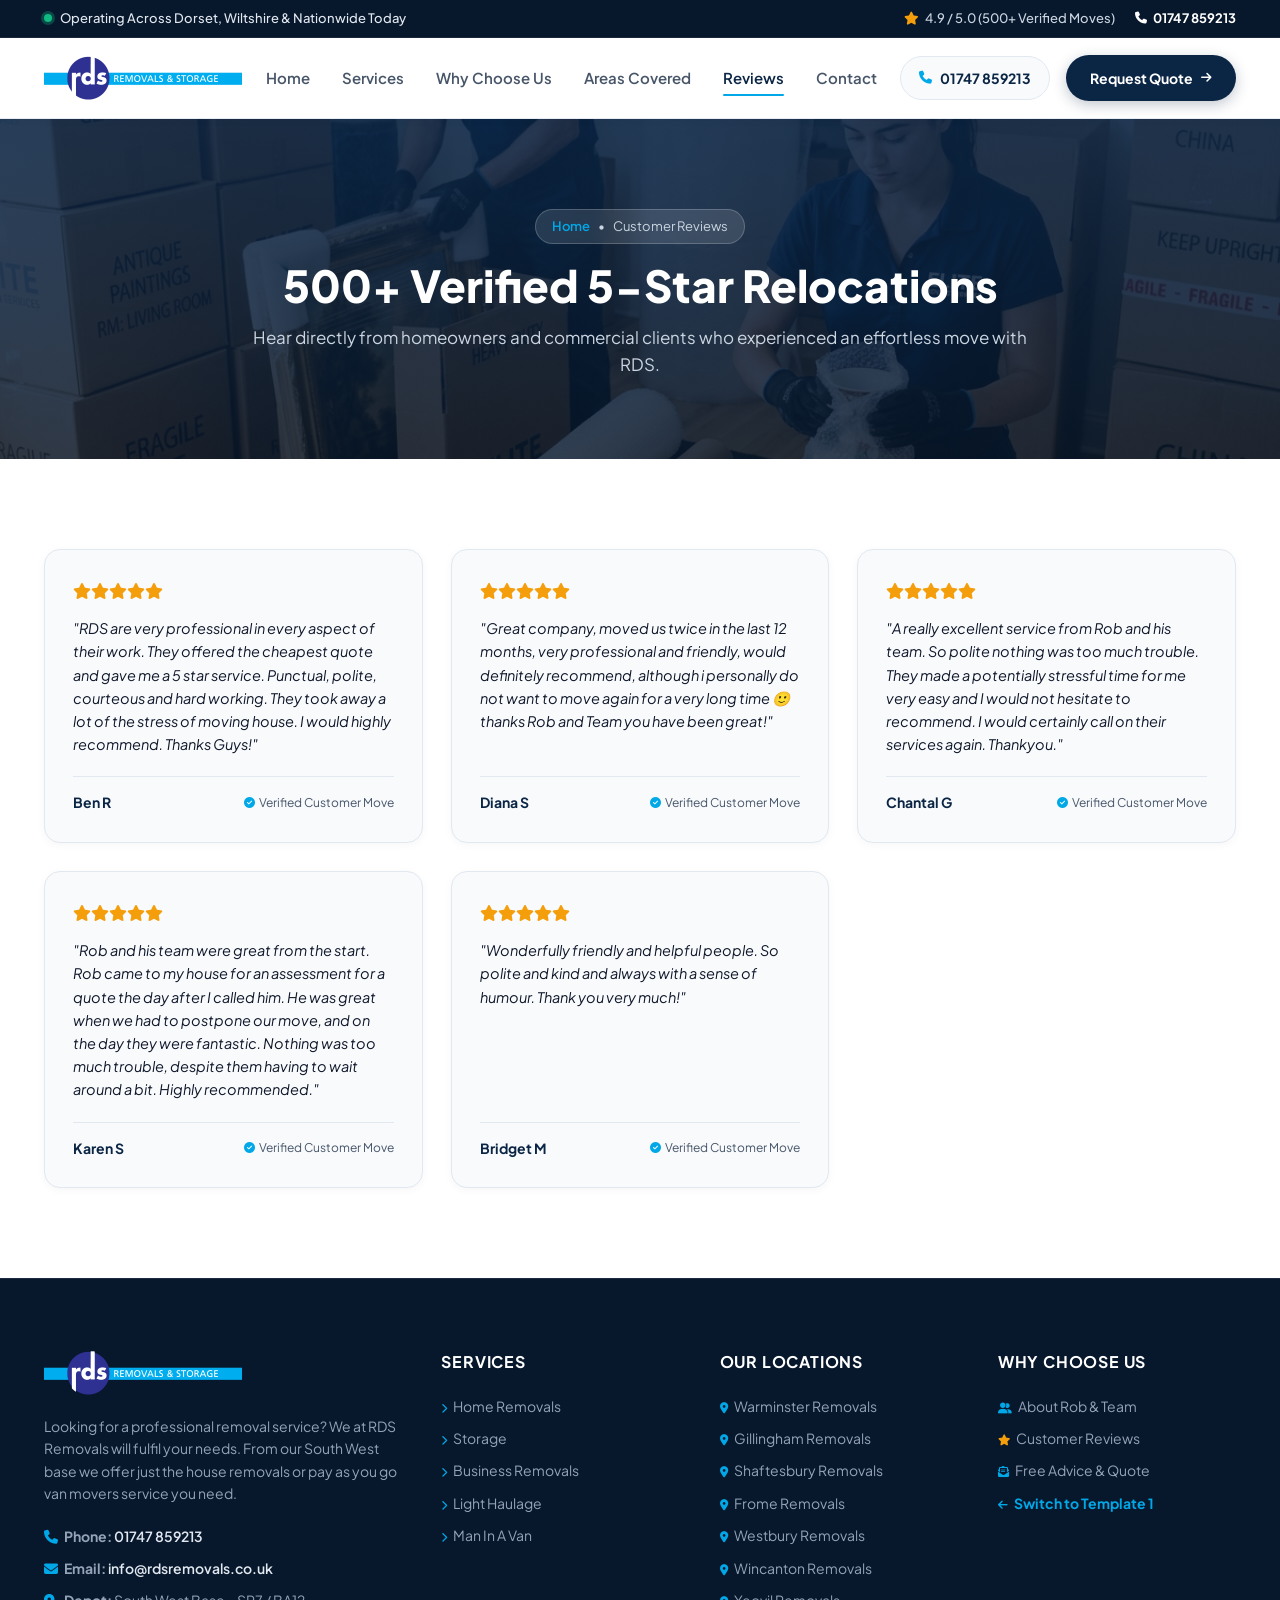
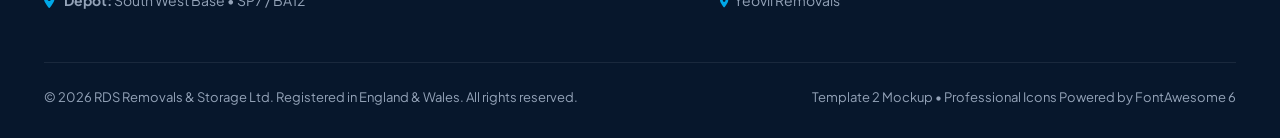
<file: template2/reviews.html>
<!DOCTYPE html>
<html lang="en">
<head>
  <meta charset="UTF-8">
  <meta name="viewport" content="width=device-width, initial-scale=1.0">
  <title>Customer Reviews &amp; Testimonials | RDS Removals &amp; Storage</title>
  <meta name="description" content="Read authentic verified customer reviews and experiences with RDS Removals across Dorset, Wiltshire, and the UK.">
  <link rel="preconnect" href="https://fonts.googleapis.com">
  <link rel="preconnect" href="https://fonts.gstatic.com" crossorigin>
  <link href="https://fonts.googleapis.com/css2?family=Plus+Jakarta+Sans:ital,wght@0,300;0,400;0,500;0,600;0,700;0,800;1,400&display=swap" rel="stylesheet">
  <!-- Professional Icon Library: FontAwesome 6 -->
  <link rel="stylesheet" href="https://cdnjs.cloudflare.com/ajax/libs/font-awesome/6.5.1/css/all.min.css">
  <link rel="stylesheet" href="style.css?v=4">
</head>
<body>


  <!-- Top Announcement Bar -->
  <div class="top-announcement-bar">
    <div class="container top-bar-content">
      <div class="top-status-pill">
        <span class="status-dot"></span>
        <span>Operating Across Dorset, Wiltshire &amp; Nationwide Today</span>
      </div>
      <div class="top-highlights">
        <span class="top-highlight-item">
          <i class="fa-solid fa-star" style="color: var(--gold-star);"></i>
          4.9 / 5.0 (500+ Verified Moves)
        </span>
        <a href="tel:01747859213" class="top-phone-link">
          <i class="fa-solid fa-phone" style="font-size: 12px;"></i>
          01747 859213
        </a>
      </div>
    </div>
  </div>

  <!-- Main Sticky Header -->
  <header class="site-header">
    <div class="container header-container">
      <a href="index.html" class="brand-identity">
        <img src="logo.png" alt="RDS Removals &amp; Storage Logo">
      </a>
      <nav class="navigation-links">
        <a href="index.html" class="nav-link ">Home</a><a href="services.html" class="nav-link ">Services</a><a href="about.html" class="nav-link ">Why Choose Us</a><a href="locations.html" class="nav-link ">Areas Covered</a><a href="reviews.html" class="nav-link active">Reviews</a><a href="contact.html" class="nav-link ">Contact</a>
      </nav>
      <button class="mobile-menu-trigger" aria-label="Toggle Navigation">
        <span></span>
        <span></span>
        <span></span>
      </button>
      <div class="header-action-group">
        <a href="tel:01747859213" class="btn-header-call">
          <i class="fa-solid fa-phone" style="font-size: 13px; color: var(--accent-cyan);"></i>
          <span>01747 859213</span>
        </a>
        <button class="btn-cta-quote open-quote-modal">
          <span>Request Quote</span>
          <i class="fa-solid fa-arrow-right" style="font-size: 12px;"></i>
        </button>
      </div>
    </div>
  </header>


  <section class="subpage-hero-banner" style="background-image: url('packing.jpg');">
    <div class="container">
      <div class="banner-crumb">
        <a href="index.html">Home</a> &bull; <span>Customer Reviews</span>
      </div>
      <h1 class="banner-title-text">500+ Verified 5-Star Relocations</h1>
      <p class="banner-subtitle-text">Hear directly from homeowners and commercial clients who experienced an effortless move with RDS.</p>
    </div>
  </section>

  <section class="reviews-wall-section">
    <div class="container">
      <div class="reviews-grid-deck">
        <div class="review-card-item">
          <div class="review-card-stars">
            <i class="fa-solid fa-star"></i><i class="fa-solid fa-star"></i><i class="fa-solid fa-star"></i><i class="fa-solid fa-star"></i><i class="fa-solid fa-star"></i>
          </div>
          <p class="review-card-quote">"RDS are very professional in every aspect of their work. They offered the cheapest quote and gave me a 5 star service. Punctual, polite, courteous and hard working. They took away a lot of the stress of moving house. I would highly recommend. Thanks Guys!"</p>
          <div class="reviewer-meta">
            <span class="reviewer-name">Ben R</span>
            <span class="reviewer-loc"><i class="fa-solid fa-circle-check" style="font-size: 11px; margin-right: 4px; color: var(--accent-cyan);"></i>Verified Customer Move</span>
          </div>
        </div>

        <div class="review-card-item">
          <div class="review-card-stars">
            <i class="fa-solid fa-star"></i><i class="fa-solid fa-star"></i><i class="fa-solid fa-star"></i><i class="fa-solid fa-star"></i><i class="fa-solid fa-star"></i>
          </div>
          <p class="review-card-quote">"Great company, moved us twice in the last 12 months, very professional and friendly, would definitely recommend, although i personally do not want to move again for a very long time 🙂 thanks Rob and Team you have been great!"</p>
          <div class="reviewer-meta">
            <span class="reviewer-name">Diana S</span>
            <span class="reviewer-loc"><i class="fa-solid fa-circle-check" style="font-size: 11px; margin-right: 4px; color: var(--accent-cyan);"></i>Verified Customer Move</span>
          </div>
        </div>

        <div class="review-card-item">
          <div class="review-card-stars">
            <i class="fa-solid fa-star"></i><i class="fa-solid fa-star"></i><i class="fa-solid fa-star"></i><i class="fa-solid fa-star"></i><i class="fa-solid fa-star"></i>
          </div>
          <p class="review-card-quote">"A really excellent service from Rob and his team. So polite nothing was too much trouble. They made a potentially stressful time for me very easy and I would not hesitate to recommend. I would certainly call on their services again. Thankyou."</p>
          <div class="reviewer-meta">
            <span class="reviewer-name">Chantal G</span>
            <span class="reviewer-loc"><i class="fa-solid fa-circle-check" style="font-size: 11px; margin-right: 4px; color: var(--accent-cyan);"></i>Verified Customer Move</span>
          </div>
        </div>

        <div class="review-card-item">
          <div class="review-card-stars">
            <i class="fa-solid fa-star"></i><i class="fa-solid fa-star"></i><i class="fa-solid fa-star"></i><i class="fa-solid fa-star"></i><i class="fa-solid fa-star"></i>
          </div>
          <p class="review-card-quote">"Rob and his team were great from the start. Rob came to my house for an assessment for a quote the day after I called him. He was great when we had to postpone our move, and on the day they were fantastic. Nothing was too much trouble, despite them having to wait around a bit. Highly recommended."</p>
          <div class="reviewer-meta">
            <span class="reviewer-name">Karen S</span>
            <span class="reviewer-loc"><i class="fa-solid fa-circle-check" style="font-size: 11px; margin-right: 4px; color: var(--accent-cyan);"></i>Verified Customer Move</span>
          </div>
        </div>

        <div class="review-card-item">
          <div class="review-card-stars">
            <i class="fa-solid fa-star"></i><i class="fa-solid fa-star"></i><i class="fa-solid fa-star"></i><i class="fa-solid fa-star"></i><i class="fa-solid fa-star"></i>
          </div>
          <p class="review-card-quote">"Wonderfully friendly and helpful people. So polite and kind and always with a sense of humour. Thank you very much!"</p>
          <div class="reviewer-meta">
            <span class="reviewer-name">Bridget M</span>
            <span class="reviewer-loc"><i class="fa-solid fa-circle-check" style="font-size: 11px; margin-right: 4px; color: var(--accent-cyan);"></i>Verified Customer Move</span>
          </div>
        </div>
      </div>
    </div>
  </section>

<!-- Footer -->
  <footer class="site-footer">
            <div class="container">
      <div class="footer-top-grid">
        <div class="footer-col-brand">
          <img src="logo.png" alt="RDS Removals">
          <p class="footer-bio">
            Looking for a professional removal service? We at RDS Removals will fulfil your needs. From our South West base we offer just the house removals or pay as you go van movers service you need.
          </p>
          <div class="footer-contact-items">
            <div><i class="fa-solid fa-phone" style="color: var(--accent-cyan); width: 18px;"></i> <strong>Phone:</strong> <a href="tel:01747859213">01747 859213</a></div>
            <div><i class="fa-solid fa-envelope" style="color: var(--accent-cyan); width: 18px;"></i> <strong>Email:</strong> <a href="mailto:info@rdsremovals.co.uk">info@rdsremovals.co.uk</a></div>
            <div><i class="fa-solid fa-location-dot" style="color: var(--accent-cyan); width: 18px;"></i> <strong>Depot:</strong> South West Base &bull; SP7 / BA12</div>
          </div>
        </div>

        <div>
          <h4 class="footer-heading">Services</h4>
          <ul class="footer-nav-list">
            <li><a href="services.html#home-removals"><i class="fa-solid fa-chevron-right" style="font-size: 10px; margin-right: 6px; color: var(--accent-cyan);"></i>Home Removals</a></li>
            <li><a href="services.html#storage"><i class="fa-solid fa-chevron-right" style="font-size: 10px; margin-right: 6px; color: var(--accent-cyan);"></i>Storage</a></li>
            <li><a href="services.html#business-removals"><i class="fa-solid fa-chevron-right" style="font-size: 10px; margin-right: 6px; color: var(--accent-cyan);"></i>Business Removals</a></li>
            <li><a href="services.html#light-haulage"><i class="fa-solid fa-chevron-right" style="font-size: 10px; margin-right: 6px; color: var(--accent-cyan);"></i>Light Haulage</a></li>
            <li><a href="services.html#man-in-a-van"><i class="fa-solid fa-chevron-right" style="font-size: 10px; margin-right: 6px; color: var(--accent-cyan);"></i>Man In A Van</a></li>
          </ul>
        </div>

        <div>
          <h4 class="footer-heading">Our Locations</h4>
          <ul class="footer-nav-list">
            <li><a href="locations.html#warminster"><i class="fa-solid fa-location-dot" style="font-size: 11px; margin-right: 6px; color: var(--accent-cyan);"></i>Warminster Removals</a></li>
            <li><a href="locations.html#gillingham"><i class="fa-solid fa-location-dot" style="font-size: 11px; margin-right: 6px; color: var(--accent-cyan);"></i>Gillingham Removals</a></li>
            <li><a href="locations.html#shaftesbury"><i class="fa-solid fa-location-dot" style="font-size: 11px; margin-right: 6px; color: var(--accent-cyan);"></i>Shaftesbury Removals</a></li>
            <li><a href="locations.html#frome"><i class="fa-solid fa-location-dot" style="font-size: 11px; margin-right: 6px; color: var(--accent-cyan);"></i>Frome Removals</a></li>
            <li><a href="locations.html#westbury"><i class="fa-solid fa-location-dot" style="font-size: 11px; margin-right: 6px; color: var(--accent-cyan);"></i>Westbury Removals</a></li>
            <li><a href="locations.html#wincanton"><i class="fa-solid fa-location-dot" style="font-size: 11px; margin-right: 6px; color: var(--accent-cyan);"></i>Wincanton Removals</a></li>
            <li><a href="locations.html#yeovil"><i class="fa-solid fa-location-dot" style="font-size: 11px; margin-right: 6px; color: var(--accent-cyan);"></i>Yeovil Removals</a></li>
          </ul>
        </div>

        <div>
          <h4 class="footer-heading">Why Choose Us</h4>
          <ul class="footer-nav-list">
            <li><a href="about.html"><i class="fa-solid fa-user-group" style="font-size: 11px; margin-right: 6px; color: var(--accent-cyan);"></i>About Rob &amp; Team</a></li>
            <li><a href="reviews.html"><i class="fa-solid fa-star" style="font-size: 11px; margin-right: 6px; color: var(--gold-star);"></i>Customer Reviews</a></li>
            <li><a href="contact.html"><i class="fa-solid fa-envelope-open-text" style="font-size: 11px; margin-right: 6px; color: var(--accent-cyan);"></i>Free Advice &amp; Quote</a></li>
            <li><a href="../index.html" style="color: var(--accent-cyan); font-weight: bold;"><i class="fa-solid fa-arrow-left" style="font-size: 11px; margin-right: 6px;"></i>Switch to Template 1</a></li>
          </ul>
        </div>
      </div>

      <div class="footer-bottom-bar">
        <p>&copy; 2026 RDS Removals &amp; Storage Ltd. Registered in England &amp; Wales. All rights reserved.</p>
        <p>Template 2 Mockup &bull; Professional Icons Powered by FontAwesome 6</p>
      </div>
    </div>
  </footer>

  <!-- Instant Quote Modal -->
  <div class="modal-overlay" id="quoteModal">
    <div class="modal-dialog-box">
      <button class="modal-close-trigger" aria-label="Close"><i class="fa-solid fa-xmark"></i></button>
      <h3 style="font-size: 24px; font-weight: 800; color: var(--primary-navy); margin-bottom: 6px;">Request Your Free Move Quote</h3>
      <p style="font-size: 14px; color: var(--text-muted); margin-bottom: 20px;">Fixed transparent quote with zero obligation. We typically respond within 15 minutes.</p>
      
      <form action="contact.html" method="GET" class="quote-engine-form">
        <div class="input-row-split">
          <div class="form-field-group">
            <label class="form-field-label">Moving From (Postcode)</label>
            <div class="form-field-input-wrap">
              <i class="fa-solid fa-location-dot field-icon"></i>
              <input type="text" name="from_pc" class="form-control" placeholder="e.g. SP7 8PL" required>
            </div>
          </div>
          <div class="form-field-group">
            <label class="form-field-label">Moving To (Postcode)</label>
            <div class="form-field-input-wrap">
              <i class="fa-solid fa-map-pin field-icon"></i>
              <input type="text" name="to_pc" class="form-control" placeholder="e.g. BA12 9AJ" required>
            </div>
          </div>
        </div>

        <div class="form-field-group">
          <label class="form-field-label">Full Name</label>
          <div class="form-field-input-wrap">
            <i class="fa-solid fa-user field-icon"></i>
            <input type="text" name="name" class="form-control" placeholder="Your name" required>
          </div>
        </div>

        <div class="input-row-split">
          <div class="form-field-group">
            <label class="form-field-label">Phone Number</label>
            <div class="form-field-input-wrap">
              <i class="fa-solid fa-phone field-icon"></i>
              <input type="tel" name="phone" class="form-control" placeholder="e.g. 07123 456789" required>
            </div>
          </div>
          <div class="form-field-group">
            <label class="form-field-label">Move Size</label>
            <div class="form-field-input-wrap">
              <i class="fa-solid fa-boxes-stacked field-icon"></i>
              <select name="size" class="form-control">
                <option>1-2 Bedroom Property</option>
                <option selected>3-4 Bedroom Property</option>
                <option>5+ Bedroom Executive Home</option>
                <option>Commercial / Office Move</option>
                <option>Self Storage Only</option>
              </select>
            </div>
          </div>
        </div>

        <button type="submit" class="btn-engine-submit">
          <span>Submit Free Quote Request</span>
          <i class="fa-solid fa-arrow-right"></i>
        </button>
        <p class="quote-guarantee-note"><i class="fa-solid fa-shield-halved" style="color: #10B981; margin-right: 4px;"></i> Your details are secure and never shared. Comprehensive Goods in Transit Cover included.</p>
      </form>
    </div>
  </div>

  <script src="script.js?v=4"></script>


</body>
</html>
</file>
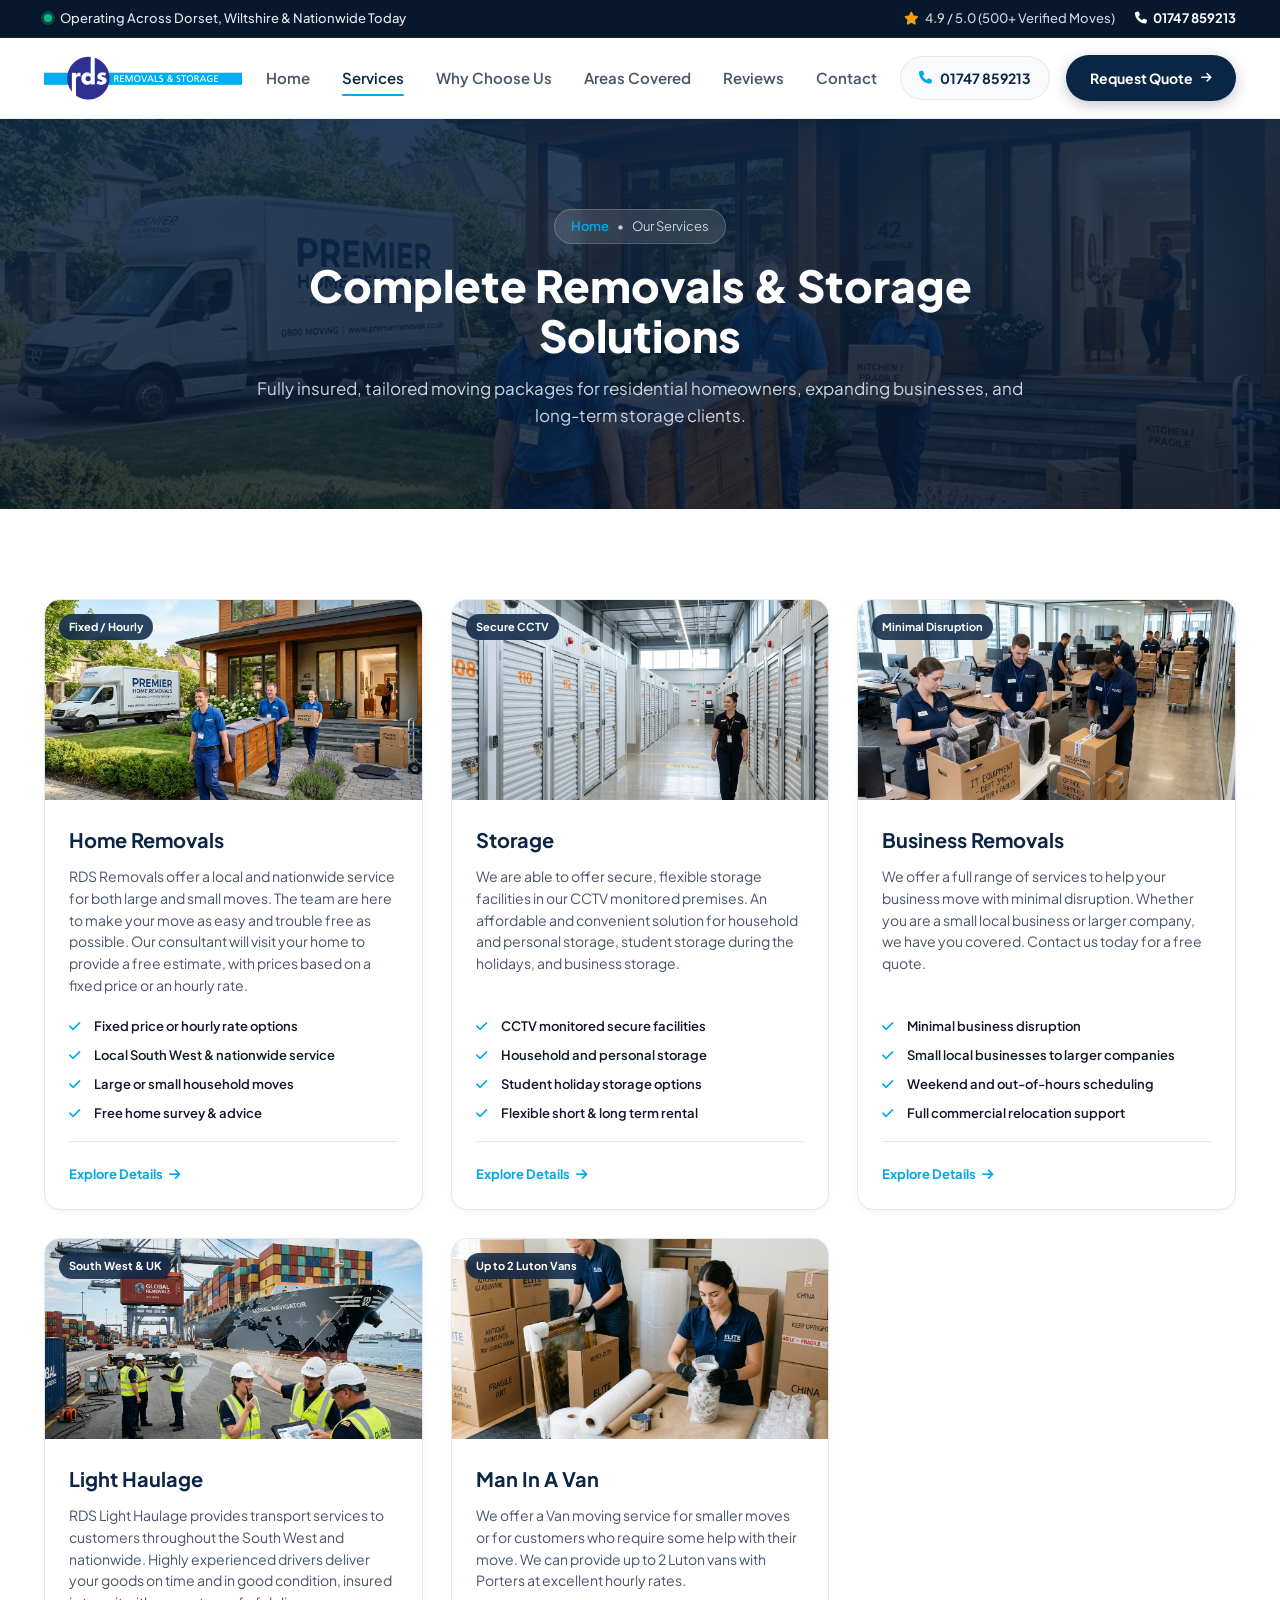
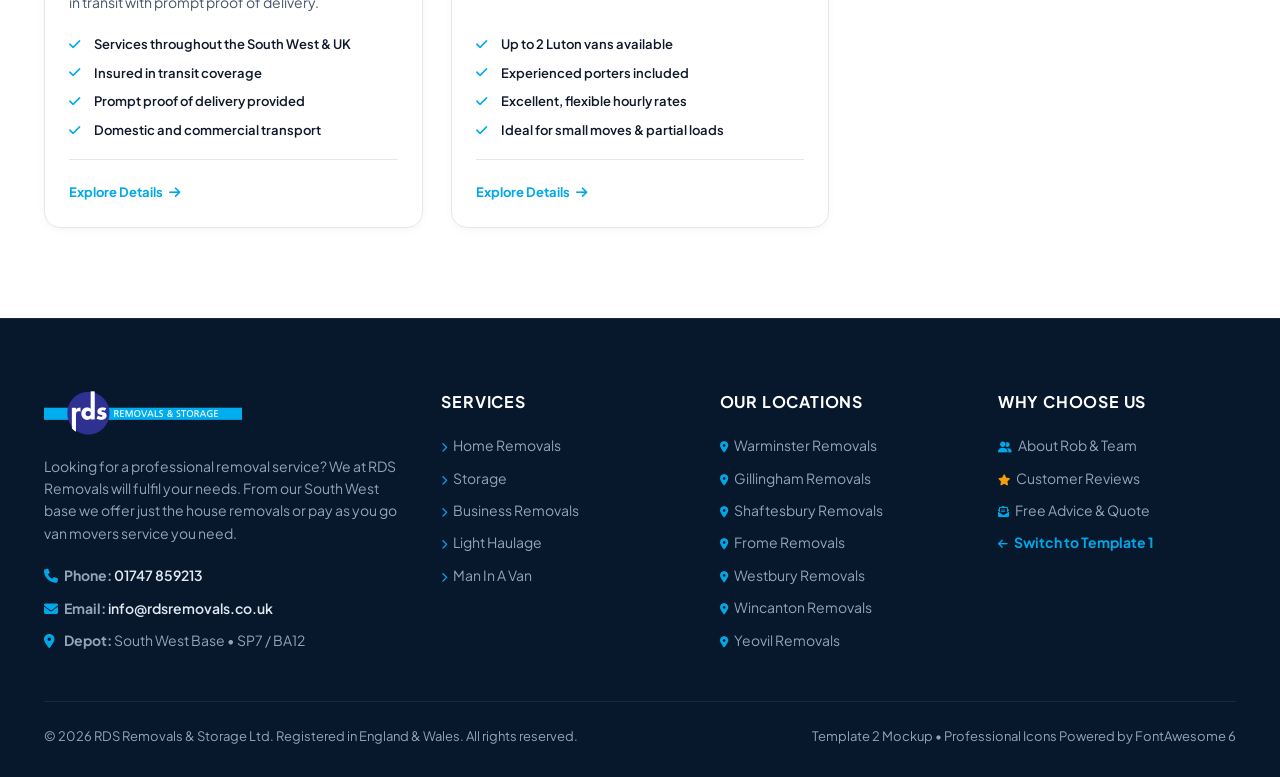
<file: template2/services.html>
<!DOCTYPE html>
<html lang="en">
<head>
  <meta charset="UTF-8">
  <meta name="viewport" content="width=device-width, initial-scale=1.0">
  <title>Our Removals &amp; Storage Services | RDS Removals</title>
  <meta name="description" content="Discover professional house removals, office relocations, storage and packing services by RDS Removals across Dorset &amp; Wiltshire.">
  <link rel="preconnect" href="https://fonts.googleapis.com">
  <link rel="preconnect" href="https://fonts.gstatic.com" crossorigin>
  <link href="https://fonts.googleapis.com/css2?family=Plus+Jakarta+Sans:ital,wght@0,300;0,400;0,500;0,600;0,700;0,800;1,400&display=swap" rel="stylesheet">
  <!-- Professional Icon Library: FontAwesome 6 -->
  <link rel="stylesheet" href="https://cdnjs.cloudflare.com/ajax/libs/font-awesome/6.5.1/css/all.min.css">
  <link rel="stylesheet" href="style.css?v=4">
</head>
<body>


  <!-- Top Announcement Bar -->
  <div class="top-announcement-bar">
    <div class="container top-bar-content">
      <div class="top-status-pill">
        <span class="status-dot"></span>
        <span>Operating Across Dorset, Wiltshire &amp; Nationwide Today</span>
      </div>
      <div class="top-highlights">
        <span class="top-highlight-item">
          <i class="fa-solid fa-star" style="color: var(--gold-star);"></i>
          4.9 / 5.0 (500+ Verified Moves)
        </span>
        <a href="tel:01747859213" class="top-phone-link">
          <i class="fa-solid fa-phone" style="font-size: 12px;"></i>
          01747 859213
        </a>
      </div>
    </div>
  </div>

  <!-- Main Sticky Header -->
  <header class="site-header">
    <div class="container header-container">
      <a href="index.html" class="brand-identity">
        <img src="logo.png" alt="RDS Removals &amp; Storage Logo">
      </a>
      <nav class="navigation-links">
        <a href="index.html" class="nav-link ">Home</a><a href="services.html" class="nav-link active">Services</a><a href="about.html" class="nav-link ">Why Choose Us</a><a href="locations.html" class="nav-link ">Areas Covered</a><a href="reviews.html" class="nav-link ">Reviews</a><a href="contact.html" class="nav-link ">Contact</a>
      </nav>
      <button class="mobile-menu-trigger" aria-label="Toggle Navigation">
        <span></span>
        <span></span>
        <span></span>
      </button>
      <div class="header-action-group">
        <a href="tel:01747859213" class="btn-header-call">
          <i class="fa-solid fa-phone" style="font-size: 13px; color: var(--accent-cyan);"></i>
          <span>01747 859213</span>
        </a>
        <button class="btn-cta-quote open-quote-modal">
          <span>Request Quote</span>
          <i class="fa-solid fa-arrow-right" style="font-size: 12px;"></i>
        </button>
      </div>
    </div>
  </header>


  <section class="subpage-hero-banner" style="background-image: url('home-removals.jpg');">
    <div class="container">
      <div class="banner-crumb">
        <a href="index.html">Home</a> &bull; <span>Our Services</span>
      </div>
      <h1 class="banner-title-text">Complete Removals &amp; Storage Solutions</h1>
      <p class="banner-subtitle-text">Fully insured, tailored moving packages for residential homeowners, expanding businesses, and long-term storage clients.</p>
    </div>
  </section>

  <section class="services-bento-section">
    <div class="container">
      <div class="bento-cards-grid">
        <!-- Home Removals -->
        <div class="bento-card" id="home-removals">
          <div class="bento-card-media">
            <img src="home-removals.jpg" alt="Home Removals">
            <span class="bento-badge-overlay">Fixed / Hourly</span>
          </div>
          <div class="bento-card-body">
            <h3 class="bento-title">Home Removals</h3>
            <p class="bento-text">RDS Removals offer a local and nationwide service for both large and small moves. The team are here to make your move as easy and trouble free as possible. Our consultant will visit your home to provide a free estimate, with prices based on a fixed price or an hourly rate.</p>
            <ul class="bento-feature-list">
              <li class="bento-feature-item"><i class="fa-solid fa-check" style="color: var(--accent-cyan); margin-right: 6px;"></i> Fixed price or hourly rate options</li>
              <li class="bento-feature-item"><i class="fa-solid fa-check" style="color: var(--accent-cyan); margin-right: 6px;"></i> Local South West &amp; nationwide service</li>
              <li class="bento-feature-item"><i class="fa-solid fa-check" style="color: var(--accent-cyan); margin-right: 6px;"></i> Large or small household moves</li>
              <li class="bento-feature-item"><i class="fa-solid fa-check" style="color: var(--accent-cyan); margin-right: 6px;"></i> Free home survey &amp; advice</li>
            </ul>
            <div class="bento-card-footer">
              <a href="services.html#home-removals" class="card-link-btn">Explore Details <i class="fa-solid fa-arrow-right"></i></a>
            </div>
          </div>
        </div>

        <!-- Storage -->
        <div class="bento-card" id="storage">
          <div class="bento-card-media">
            <img src="storage.jpg" alt="Storage">
            <span class="bento-badge-overlay">Secure CCTV</span>
          </div>
          <div class="bento-card-body">
            <h3 class="bento-title">Storage</h3>
            <p class="bento-text">We are able to offer secure, flexible storage facilities in our CCTV monitored premises. An affordable and convenient solution for household and personal storage, student storage during the holidays, and business storage.</p>
            <ul class="bento-feature-list">
              <li class="bento-feature-item"><i class="fa-solid fa-check" style="color: var(--accent-cyan); margin-right: 6px;"></i> CCTV monitored secure facilities</li>
              <li class="bento-feature-item"><i class="fa-solid fa-check" style="color: var(--accent-cyan); margin-right: 6px;"></i> Household and personal storage</li>
              <li class="bento-feature-item"><i class="fa-solid fa-check" style="color: var(--accent-cyan); margin-right: 6px;"></i> Student holiday storage options</li>
              <li class="bento-feature-item"><i class="fa-solid fa-check" style="color: var(--accent-cyan); margin-right: 6px;"></i> Flexible short &amp; long term rental</li>
            </ul>
            <div class="bento-card-footer">
              <a href="services.html#storage" class="card-link-btn">Explore Details <i class="fa-solid fa-arrow-right"></i></a>
            </div>
          </div>
        </div>

        <!-- Business Removals -->
        <div class="bento-card" id="business-removals">
          <div class="bento-card-media">
            <img src="office-removals.jpg" alt="Business Removals">
            <span class="bento-badge-overlay">Minimal Disruption</span>
          </div>
          <div class="bento-card-body">
            <h3 class="bento-title">Business Removals</h3>
            <p class="bento-text">We offer a full range of services to help your business move with minimal disruption. Whether you are a small local business or larger company, we have you covered. Contact us today for a free quote.</p>
            <ul class="bento-feature-list">
              <li class="bento-feature-item"><i class="fa-solid fa-check" style="color: var(--accent-cyan); margin-right: 6px;"></i> Minimal business disruption</li>
              <li class="bento-feature-item"><i class="fa-solid fa-check" style="color: var(--accent-cyan); margin-right: 6px;"></i> Small local businesses to larger companies</li>
              <li class="bento-feature-item"><i class="fa-solid fa-check" style="color: var(--accent-cyan); margin-right: 6px;"></i> Weekend and out-of-hours scheduling</li>
              <li class="bento-feature-item"><i class="fa-solid fa-check" style="color: var(--accent-cyan); margin-right: 6px;"></i> Full commercial relocation support</li>
            </ul>
            <div class="bento-card-footer">
              <a href="services.html#business-removals" class="card-link-btn">Explore Details <i class="fa-solid fa-arrow-right"></i></a>
            </div>
          </div>
        </div>

        <!-- Light Haulage -->
        <div class="bento-card" id="light-haulage">
          <div class="bento-card-media">
            <img src="international.jpg" alt="Light Haulage">
            <span class="bento-badge-overlay">South West &amp; UK</span>
          </div>
          <div class="bento-card-body">
            <h3 class="bento-title">Light Haulage</h3>
            <p class="bento-text">RDS Light Haulage provides transport services to customers throughout the South West and nationwide. Highly experienced drivers deliver your goods on time and in good condition, insured in transit with prompt proof of delivery.</p>
            <ul class="bento-feature-list">
              <li class="bento-feature-item"><i class="fa-solid fa-check" style="color: var(--accent-cyan); margin-right: 6px;"></i> Services throughout the South West &amp; UK</li>
              <li class="bento-feature-item"><i class="fa-solid fa-check" style="color: var(--accent-cyan); margin-right: 6px;"></i> Insured in transit coverage</li>
              <li class="bento-feature-item"><i class="fa-solid fa-check" style="color: var(--accent-cyan); margin-right: 6px;"></i> Prompt proof of delivery provided</li>
              <li class="bento-feature-item"><i class="fa-solid fa-check" style="color: var(--accent-cyan); margin-right: 6px;"></i> Domestic and commercial transport</li>
            </ul>
            <div class="bento-card-footer">
              <a href="services.html#light-haulage" class="card-link-btn">Explore Details <i class="fa-solid fa-arrow-right"></i></a>
            </div>
          </div>
        </div>

        <!-- Man In A Van -->
        <div class="bento-card" id="man-in-a-van">
          <div class="bento-card-media">
            <img src="packing.jpg" alt="Man In A Van">
            <span class="bento-badge-overlay">Up to 2 Luton Vans</span>
          </div>
          <div class="bento-card-body">
            <h3 class="bento-title">Man In A Van</h3>
            <p class="bento-text">We offer a Van moving service for smaller moves or for customers who require some help with their move. We can provide up to 2 Luton vans with Porters at excellent hourly rates.</p>
            <ul class="bento-feature-list">
              <li class="bento-feature-item"><i class="fa-solid fa-check" style="color: var(--accent-cyan); margin-right: 6px;"></i> Up to 2 Luton vans available</li>
              <li class="bento-feature-item"><i class="fa-solid fa-check" style="color: var(--accent-cyan); margin-right: 6px;"></i> Experienced porters included</li>
              <li class="bento-feature-item"><i class="fa-solid fa-check" style="color: var(--accent-cyan); margin-right: 6px;"></i> Excellent, flexible hourly rates</li>
              <li class="bento-feature-item"><i class="fa-solid fa-check" style="color: var(--accent-cyan); margin-right: 6px;"></i> Ideal for small moves &amp; partial loads</li>
            </ul>
            <div class="bento-card-footer">
              <a href="services.html#man-in-a-van" class="card-link-btn">Explore Details <i class="fa-solid fa-arrow-right"></i></a>
            </div>
          </div>
        </div>
      </div>
    </div>
  </section>

<!-- Footer -->
  <footer class="site-footer">
            <div class="container">
      <div class="footer-top-grid">
        <div class="footer-col-brand">
          <img src="logo.png" alt="RDS Removals">
          <p class="footer-bio">
            Looking for a professional removal service? We at RDS Removals will fulfil your needs. From our South West base we offer just the house removals or pay as you go van movers service you need.
          </p>
          <div class="footer-contact-items">
            <div><i class="fa-solid fa-phone" style="color: var(--accent-cyan); width: 18px;"></i> <strong>Phone:</strong> <a href="tel:01747859213">01747 859213</a></div>
            <div><i class="fa-solid fa-envelope" style="color: var(--accent-cyan); width: 18px;"></i> <strong>Email:</strong> <a href="mailto:info@rdsremovals.co.uk">info@rdsremovals.co.uk</a></div>
            <div><i class="fa-solid fa-location-dot" style="color: var(--accent-cyan); width: 18px;"></i> <strong>Depot:</strong> South West Base &bull; SP7 / BA12</div>
          </div>
        </div>

        <div>
          <h4 class="footer-heading">Services</h4>
          <ul class="footer-nav-list">
            <li><a href="services.html#home-removals"><i class="fa-solid fa-chevron-right" style="font-size: 10px; margin-right: 6px; color: var(--accent-cyan);"></i>Home Removals</a></li>
            <li><a href="services.html#storage"><i class="fa-solid fa-chevron-right" style="font-size: 10px; margin-right: 6px; color: var(--accent-cyan);"></i>Storage</a></li>
            <li><a href="services.html#business-removals"><i class="fa-solid fa-chevron-right" style="font-size: 10px; margin-right: 6px; color: var(--accent-cyan);"></i>Business Removals</a></li>
            <li><a href="services.html#light-haulage"><i class="fa-solid fa-chevron-right" style="font-size: 10px; margin-right: 6px; color: var(--accent-cyan);"></i>Light Haulage</a></li>
            <li><a href="services.html#man-in-a-van"><i class="fa-solid fa-chevron-right" style="font-size: 10px; margin-right: 6px; color: var(--accent-cyan);"></i>Man In A Van</a></li>
          </ul>
        </div>

        <div>
          <h4 class="footer-heading">Our Locations</h4>
          <ul class="footer-nav-list">
            <li><a href="locations.html#warminster"><i class="fa-solid fa-location-dot" style="font-size: 11px; margin-right: 6px; color: var(--accent-cyan);"></i>Warminster Removals</a></li>
            <li><a href="locations.html#gillingham"><i class="fa-solid fa-location-dot" style="font-size: 11px; margin-right: 6px; color: var(--accent-cyan);"></i>Gillingham Removals</a></li>
            <li><a href="locations.html#shaftesbury"><i class="fa-solid fa-location-dot" style="font-size: 11px; margin-right: 6px; color: var(--accent-cyan);"></i>Shaftesbury Removals</a></li>
            <li><a href="locations.html#frome"><i class="fa-solid fa-location-dot" style="font-size: 11px; margin-right: 6px; color: var(--accent-cyan);"></i>Frome Removals</a></li>
            <li><a href="locations.html#westbury"><i class="fa-solid fa-location-dot" style="font-size: 11px; margin-right: 6px; color: var(--accent-cyan);"></i>Westbury Removals</a></li>
            <li><a href="locations.html#wincanton"><i class="fa-solid fa-location-dot" style="font-size: 11px; margin-right: 6px; color: var(--accent-cyan);"></i>Wincanton Removals</a></li>
            <li><a href="locations.html#yeovil"><i class="fa-solid fa-location-dot" style="font-size: 11px; margin-right: 6px; color: var(--accent-cyan);"></i>Yeovil Removals</a></li>
          </ul>
        </div>

        <div>
          <h4 class="footer-heading">Why Choose Us</h4>
          <ul class="footer-nav-list">
            <li><a href="about.html"><i class="fa-solid fa-user-group" style="font-size: 11px; margin-right: 6px; color: var(--accent-cyan);"></i>About Rob &amp; Team</a></li>
            <li><a href="reviews.html"><i class="fa-solid fa-star" style="font-size: 11px; margin-right: 6px; color: var(--gold-star);"></i>Customer Reviews</a></li>
            <li><a href="contact.html"><i class="fa-solid fa-envelope-open-text" style="font-size: 11px; margin-right: 6px; color: var(--accent-cyan);"></i>Free Advice &amp; Quote</a></li>
            <li><a href="../index.html" style="color: var(--accent-cyan); font-weight: bold;"><i class="fa-solid fa-arrow-left" style="font-size: 11px; margin-right: 6px;"></i>Switch to Template 1</a></li>
          </ul>
        </div>
      </div>

      <div class="footer-bottom-bar">
        <p>&copy; 2026 RDS Removals &amp; Storage Ltd. Registered in England &amp; Wales. All rights reserved.</p>
        <p>Template 2 Mockup &bull; Professional Icons Powered by FontAwesome 6</p>
      </div>
    </div>
  </footer>

  <!-- Instant Quote Modal -->
  <div class="modal-overlay" id="quoteModal">
    <div class="modal-dialog-box">
      <button class="modal-close-trigger" aria-label="Close"><i class="fa-solid fa-xmark"></i></button>
      <h3 style="font-size: 24px; font-weight: 800; color: var(--primary-navy); margin-bottom: 6px;">Request Your Free Move Quote</h3>
      <p style="font-size: 14px; color: var(--text-muted); margin-bottom: 20px;">Fixed transparent quote with zero obligation. We typically respond within 15 minutes.</p>
      
      <form action="contact.html" method="GET" class="quote-engine-form">
        <div class="input-row-split">
          <div class="form-field-group">
            <label class="form-field-label">Moving From (Postcode)</label>
            <div class="form-field-input-wrap">
              <i class="fa-solid fa-location-dot field-icon"></i>
              <input type="text" name="from_pc" class="form-control" placeholder="e.g. SP7 8PL" required>
            </div>
          </div>
          <div class="form-field-group">
            <label class="form-field-label">Moving To (Postcode)</label>
            <div class="form-field-input-wrap">
              <i class="fa-solid fa-map-pin field-icon"></i>
              <input type="text" name="to_pc" class="form-control" placeholder="e.g. BA12 9AJ" required>
            </div>
          </div>
        </div>

        <div class="form-field-group">
          <label class="form-field-label">Full Name</label>
          <div class="form-field-input-wrap">
            <i class="fa-solid fa-user field-icon"></i>
            <input type="text" name="name" class="form-control" placeholder="Your name" required>
          </div>
        </div>

        <div class="input-row-split">
          <div class="form-field-group">
            <label class="form-field-label">Phone Number</label>
            <div class="form-field-input-wrap">
              <i class="fa-solid fa-phone field-icon"></i>
              <input type="tel" name="phone" class="form-control" placeholder="e.g. 07123 456789" required>
            </div>
          </div>
          <div class="form-field-group">
            <label class="form-field-label">Move Size</label>
            <div class="form-field-input-wrap">
              <i class="fa-solid fa-boxes-stacked field-icon"></i>
              <select name="size" class="form-control">
                <option>1-2 Bedroom Property</option>
                <option selected>3-4 Bedroom Property</option>
                <option>5+ Bedroom Executive Home</option>
                <option>Commercial / Office Move</option>
                <option>Self Storage Only</option>
              </select>
            </div>
          </div>
        </div>

        <button type="submit" class="btn-engine-submit">
          <span>Submit Free Quote Request</span>
          <i class="fa-solid fa-arrow-right"></i>
        </button>
        <p class="quote-guarantee-note"><i class="fa-solid fa-shield-halved" style="color: #10B981; margin-right: 4px;"></i> Your details are secure and never shared. Comprehensive Goods in Transit Cover included.</p>
      </form>
    </div>
  </div>

  <script src="script.js?v=4"></script>


</body>
</html>
</file>
<file: style.css>
/* ==========================================================================
   RDS Removals & Storage - Modern Light Multi-Page Design System
   ========================================================================== */
@import url('https://fonts.googleapis.com/css2?family=Plus+Jakarta+Sans:ital,wght@0,300;0,400;0,500;0,600;0,700;0,800;1,400&display=swap');

:root {
  /* Typography - Clean WordPress Corporate Stack */
  --font-heading: 'Plus Jakarta Sans', -apple-system, BlinkMacSystemFont, 'Segoe UI', Arial, sans-serif;
  --font-body: 'Plus Jakarta Sans', -apple-system, BlinkMacSystemFont, 'Segoe UI', Arial, sans-serif;

  /* WordPress Clean Light Theme Palette */
  --bg-body: #f8fafc;
  --bg-surface: #ffffff;
  --bg-surface-alt: #f1f5f9;
  --bg-card: #ffffff;
  --bg-subtle: #f8fafc;
  
  /* Borders */
  --border-light: #e2e8f0;
  --border-medium: #cbd5e1;
  --border-focus: #2563eb;
  --border-hover: #93c5fd;

  /* Typography Colors */
  --text-main: #0f172a;
  --text-muted: #475569;
  --text-subtle: #64748b;
  --text-inverse: #ffffff;

  /* Brand Colors */
  --primary: #1e3a8a;
  --primary-hover: #172554;
  --accent: #2563eb;
  --accent-hover: #1d4ed8;
  --accent-soft: #eff6ff;
  --accent-cyan: #0284c7;

  /* Status & Accents */
  --emerald: #059669;
  --emerald-soft: #ecfdf5;
  --amber: #f59e0b;
  --amber-soft: #fffbeb;

  /* WordPress Component Radius Standards (Astra / Elementor / Kadence) */
  --radius-xs: 4px;
  --radius-sm: 6px;
  --radius-md: 8px;
  --radius-lg: 10px;
  --radius-full: 9999px;

  /* WordPress Elevation Shadows */
  --shadow-xs: 0 1px 2px rgba(0, 0, 0, 0.05);
  --shadow-sm: 0 1px 3px rgba(0, 0, 0, 0.06), 0 1px 2px rgba(0, 0, 0, 0.04);
  --shadow-md: 0 4px 6px -1px rgba(0, 0, 0, 0.07), 0 2px 4px -1px rgba(0, 0, 0, 0.04);
  --shadow-lg: 0 10px 15px -3px rgba(0, 0, 0, 0.08), 0 4px 6px -2px rgba(0, 0, 0, 0.04);
  --shadow-xl: 0 20px 25px -5px rgba(0, 0, 0, 0.08), 0 10px 10px -5px rgba(0, 0, 0, 0.03);
  --shadow-hover: 0 10px 20px -3px rgba(15, 23, 42, 0.08), 0 4px 6px -2px rgba(15, 23, 42, 0.04);

  --transition: all 0.2s ease-in-out;
}

/* Reset & Universal Typography */
*, *::before, *::after {
  box-sizing: border-box;
  margin: 0;
  padding: 0;
  font-family: 'Plus Jakarta Sans', -apple-system, BlinkMacSystemFont, 'Segoe UI', Arial, sans-serif;
}

html {
  scroll-behavior: smooth;
  font-size: 15px;
  font-family: 'Plus Jakarta Sans', -apple-system, BlinkMacSystemFont, 'Segoe UI', Arial, sans-serif;
}

body {
  font-family: 'Plus Jakarta Sans', -apple-system, BlinkMacSystemFont, 'Segoe UI', Arial, sans-serif;
  background-color: var(--bg-body);
  color: var(--text-main);
  line-height: 1.6;
  overflow-x: hidden;
  -webkit-font-smoothing: antialiased;
}

button, input, select, textarea, optgroup {
  font-family: 'Plus Jakarta Sans', -apple-system, BlinkMacSystemFont, 'Segoe UI', Arial, sans-serif;
}

h1, h2, h3, h4, h5, h6 {
  font-family: 'Plus Jakarta Sans', -apple-system, BlinkMacSystemFont, 'Segoe UI', Arial, sans-serif;
}

img {
  max-width: 100%;
  height: auto;
  display: block;
}

a {
  color: inherit;
  text-decoration: none;
  transition: var(--transition);
}

ul {
  list-style: none;
}

button {
  font-family: inherit;
  cursor: pointer;
  border: none;
  outline: none;
  background: none;
}

.container {
  width: 100%;
  max-width: 1240px;
  margin: 0 auto;
  padding: 0 20px;
}

/* ==========================================================================
   Top Header & Notification Bar
   ========================================================================== */
.top-notice-bar {
  background: #0f172a;
  color: #94a3b8;
  font-size: 12px;
  padding: 7px 0;
  border-bottom: 1px solid rgba(255, 255, 255, 0.08);
}

.top-notice-container {
  display: flex;
  align-items: center;
  justify-content: space-between;
  gap: 16px;
}

.top-notice-left, .top-notice-right {
  display: flex;
  align-items: center;
  gap: 18px;
}

.tn-item {
  display: inline-flex;
  align-items: center;
  gap: 6px;
  color: #cbd5e1;
}

.tn-item.live-badge {
  color: #38bdf8;
  font-weight: 600;
}

.pulse-dot {
  width: 7px;
  height: 7px;
  border-radius: 50%;
  background: #10b981;
  box-shadow: 0 0 8px #10b981;
}

.tn-link {
  color: #ffffff;
  font-weight: 600;
  display: inline-flex;
  align-items: center;
  gap: 5px;
}

.tn-link:hover {
  color: #38bdf8;
}

.tn-rating {
  display: inline-flex;
  align-items: center;
  gap: 6px;
}

.stars-gold {
  color: #f59e0b;
  letter-spacing: 1px;
}

/* ==========================================================================
   Primary Navigation Header
   ========================================================================== */
.site-header {
  position: sticky;
  top: 0;
  z-index: 100;
  background: rgba(255, 255, 255, 0.94);
  backdrop-filter: blur(16px);
  -webkit-backdrop-filter: blur(16px);
  border-bottom: 1px solid var(--border-light);
  box-shadow: 0 2px 8px rgba(15, 23, 42, 0.03);
  transition: var(--transition);
}

.header-inner {
  display: flex;
  align-items: center;
  justify-content: space-between;
  height: 72px;
}

.brand-link {
  display: inline-flex;
  align-items: center;
  transition: opacity 0.2s ease;
}

.brand-link:hover {
  opacity: 0.9;
}

.brand-logo-img {
  height: 48px;
  width: auto;
  max-width: 210px;
  object-fit: contain;
  display: block;
}

.footer-logo-img {
  height: 42px;
  width: auto;
  max-width: 185px;
  object-fit: contain;
  display: block;
  margin-bottom: 12px;
}

/* Main Navigation Menu */
.main-nav {
  display: flex;
  align-items: center;
}

.nav-list {
  display: flex;
  align-items: center;
  gap: 4px;
}

.nav-item {
  position: relative;
}

.nav-link {
  display: inline-flex;
  align-items: center;
  gap: 4px;
  padding: 8px 14px;
  border-radius: var(--radius-sm);
  font-size: 13px;
  font-weight: 600;
  color: var(--text-muted);
  transition: var(--transition);
}

.nav-link:hover {
  color: #0f172a;
  background: var(--bg-surface-alt);
}

.nav-link.active {
  color: #2563eb;
  background: var(--accent-soft);
}

/* Header Action Buttons */
.header-actions {
  display: flex;
  align-items: center;
  gap: 10px;
}

.phone-action-btn {
  display: inline-flex;
  align-items: center;
  gap: 7px;
  padding: 8px 14px;
  border-radius: var(--radius-sm);
  background: var(--bg-surface-alt);
  border: 1px solid var(--border-light);
  color: #0f172a;
  font-size: 13px;
  font-weight: 700;
  transition: var(--transition);
}

.phone-action-btn:hover {
  background: var(--accent-soft);
  border-color: #93c5fd;
  color: #2563eb;
}

.btn-primary {
  display: inline-flex;
  align-items: center;
  justify-content: center;
  gap: 8px;
  padding: 12px 24px;
  border-radius: var(--radius-sm);
  background: #2563eb;
  border: 1px solid #1d4ed8;
  color: #ffffff;
  font-family: var(--font-body);
  font-size: 14px;
  font-weight: 600;
  line-height: 1.2;
  box-shadow: 0 2px 4px rgba(37, 99, 235, 0.18);
  transition: var(--transition);
  cursor: pointer;
}

.btn-primary:hover {
  background: #1d4ed8;
  border-color: #1e40af;
  box-shadow: 0 4px 12px rgba(37, 99, 235, 0.28);
  transform: translateY(-1px);
}

.btn-secondary {
  display: inline-flex;
  align-items: center;
  justify-content: center;
  gap: 8px;
  padding: 11px 22px;
  border-radius: var(--radius-sm);
  background: #ffffff;
  border: 1px solid var(--border-medium);
  color: #1e293b;
  font-family: var(--font-body);
  font-size: 14px;
  font-weight: 600;
  line-height: 1.2;
  transition: var(--transition);
  cursor: pointer;
}

.btn-secondary:hover {
  background: #f8fafc;
  border-color: #94a3b8;
  color: #0f172a;
  transform: translateY(-1px);
}

.mobile-nav-toggle {
  display: none;
  flex-direction: column;
  justify-content: space-between;
  width: 24px;
  height: 18px;
}

.mobile-nav-toggle span {
  display: block;
  height: 2px;
  width: 100%;
  background: #0f172a;
  border-radius: 2px;
  transition: var(--transition);
}

/* ==========================================================================
   Page Banners (For Sub-Pages with Vivid & Impressive Background Images)
   ========================================================================== */
.page-hero-banner {
  position: relative;
  background-position: center;
  background-size: cover;
  background-repeat: no-repeat;
  padding: 80px 0 70px 0;
  text-align: center;
  overflow: hidden;
  border-bottom: 1px solid rgba(15, 23, 42, 0.1);
}

.page-hero-banner::before {
  content: '';
  position: absolute;
  inset: 0;
  background: linear-gradient(
    180deg, 
    rgba(15, 23, 42, 0.70) 0%, 
    rgba(15, 23, 42, 0.58) 50%, 
    rgba(15, 23, 42, 0.74) 100%
  );
  z-index: 1;
}

.page-hero-banner .container {
  position: relative;
  z-index: 2;
  max-width: 860px;
}

.banner-services {
  background-image: url('home-removals.jpg');
}

.banner-about {
  background-image: url('hero.jpg');
}

.banner-locations {
  background-image: url('international.jpg');
}

.banner-reviews {
  background-image: url('packing.jpg');
}

.banner-contact {
  background-image: url('storage.jpg');
}

.page-breadcrumb {
  display: inline-flex;
  align-items: center;
  gap: 8px;
  font-size: 13px;
  font-weight: 500;
  color: #cbd5e1;
  background: rgba(255, 255, 255, 0.12);
  border: 1px solid rgba(255, 255, 255, 0.22);
  backdrop-filter: blur(8px);
  -webkit-backdrop-filter: blur(8px);
  padding: 5px 16px;
  border-radius: var(--radius-full);
  margin-bottom: 14px;
}

.page-breadcrumb a {
  color: #93c5fd;
  font-weight: 600;
  transition: var(--transition);
}

.page-breadcrumb a:hover {
  color: #ffffff;
  text-decoration: underline;
}

.page-title {
  font-family: var(--font-heading);
  font-size: 40px;
  font-weight: 700;
  color: #ffffff;
  letter-spacing: -0.02em;
  line-height: 1.2;
  margin-bottom: 14px;
  text-shadow: 0 2px 10px rgba(0, 0, 0, 0.45);
}

.page-lead {
  font-size: 16px;
  color: #f1f5f9;
  max-width: 720px;
  margin: 0 auto;
  line-height: 1.65;
  text-shadow: 0 1px 6px rgba(0, 0, 0, 0.35);
}

/* ==========================================================================
   3D Tilt & Card Elevation Engine
   ========================================================================== */
.tilt-card {
  transition: transform 0.22s ease, box-shadow 0.22s ease, border-color 0.22s ease;
  will-change: transform;
}

.tilt-card:hover {
  transform: translateY(-3px);
  box-shadow: var(--shadow-hover);
  border-color: #cbd5e1;
}

/* Common Section Header */
.section-header-wrap 
  text-align: center;
  max-width: 680px;
  margin: 0 auto 36px auto;
}

.sub-tag {
  display: inline-flex;
  align-items: center;
  gap: 6px;
  padding: 4px 12px;
  border-radius: var(--radius-full);
  background: var(--accent-soft);
  color: #2563eb;
  font-size: 11px;
  font-weight: 700;
  letter-spacing: 0.05em;
  text-transform: uppercase;
  margin-bottom: 10px;
}

.section-title {
  font-family: var(--font-heading);
  font-size: 30px;
  font-weight: 700;
  letter-spacing: -0.01em;
  color: #0f172a;
  line-height: 1.25;
  margin-bottom: 10px;
}

.section-desc {
  font-size: 15px;
  color: var(--text-muted);
  line-height: 1.6;
}

/* ==========================================================================
   Home Hero Section (Full Photo Background & Screen-Proportioned)
   ========================================================================== */
.home-hero-section {
  position: relative;
  background-color: #ffffff;
  background-image: 
    linear-gradient(
      90deg, 
      #ffffff 0%, 
      #ffffff 32%, 
      rgba(255, 255, 255, 0.94) 42%, 
      rgba(255, 255, 255, 0.45) 48%, 
      rgba(255, 255, 255, 0) 54%
    ),
    url('hero.jpg');
  background-position: center right;
  background-size: cover;
  background-repeat: no-repeat;
  min-height: 580px;
  display: flex;
  align-items: center;
  padding: 55px 0 65px 0;
  border-bottom: 1px solid var(--border-light);
}

.hero-content-wrapper {
  max-width: 580px;
  position: relative;
  z-index: 2;
}

.hero-text-pane {
  display: flex;
  flex-direction: column;
  gap: 18px;
}

.live-dispatch-badge {
  display: inline-flex;
  align-items: center;
  gap: 8px;
  align-self: flex-start;
  padding: 6px 14px;
  border-radius: var(--radius-full);
  background: #ffffff;
  border: 1px solid var(--border-light);
  box-shadow: var(--shadow-sm);
  font-size: 12px;
  font-weight: 600;
  color: #0f172a;
}

.hero-main-title {
  font-family: var(--font-heading);
  font-size: 42px;
  font-weight: 700;
  letter-spacing: -0.01em;
  line-height: 1.15;
  color: #0f172a;
}

.hero-main-title span {
  color: #2563eb;
}

.hero-subtext {
  font-size: 15px;
  color: var(--text-muted);
  line-height: 1.6;
  max-width: 500px;
}

/* Fast Moving Estimate Card with 3D Depth */
.hero-estimate-card {
  background: #ffffff;
  border: 1px solid var(--border-light);
  border-radius: var(--radius-md);
  padding: 16px 20px;
  box-shadow: 0 12px 28px -6px rgba(15, 23, 42, 0.10), 0 0 0 1px rgba(15, 23, 42, 0.04);
  max-width: 580px;
}

.hec-header {
  display: flex;
  align-items: center;
  justify-content: space-between;
  margin-bottom: 12px;
}

.hec-title {
  display: flex;
  align-items: center;
  gap: 6px;
  font-size: 13px;
  font-weight: 700;
  color: #0f172a;
}

.hec-title svg {
  color: #2563eb;
}

.hec-badge {
  font-size: 11px;
  font-weight: 700;
  color: #059669;
  background: var(--emerald-soft);
  padding: 3px 9px;
  border-radius: var(--radius-full);
}

.hec-form {
  display: grid;
  grid-template-columns: 1fr 1fr auto;
  gap: 10px;
}

.hec-input-wrapper {
  position: relative;
  display: flex;
  align-items: center;
}

.hec-input-wrapper svg {
  position: absolute;
  left: 12px;
  color: #94a3b8;
  pointer-events: none;
}

.hec-input-wrapper input {
  width: 100%;
  padding: 11px 12px 11px 36px;
  font-size: 14px;
  background: #ffffff;
  border: 1px solid var(--border-light);
  border-radius: var(--radius-xs);
  outline: none;
  transition: var(--transition);
  color: #0f172a;
}

.hec-input-wrapper input:focus {
  background: #ffffff;
  border-color: #2563eb;
  box-shadow: 0 0 0 3px rgba(37, 99, 235, 0.12);
}

.hec-btn {
  padding: 10px 18px;
  font-size: 13px;
  font-weight: 600;
  white-space: nowrap;
}

.hero-buttons-row {
  display: flex;
  align-items: center;
  gap: 12px;
  margin-top: 2px;
}

/* Trust Metric Badges */
.hero-trust-deck {
  display: grid;
  grid-template-columns: repeat(3, 1fr);
  gap: 12px;
  margin-top: 8px;
  max-width: 580px;
}

.trust-card-pill {
  display: flex;
  align-items: center;
  gap: 10px;
  padding: 10px 12px;
  background: #ffffff;
  border: 1px solid var(--border-light);
  border-radius: var(--radius-sm);
  box-shadow: var(--shadow-sm);
}

.trust-icon-box {
  width: 32px;
  height: 32px;
  border-radius: var(--radius-xs);
  background: var(--accent-soft);
  color: #2563eb;
  display: flex;
  align-items: center;
  justify-content: center;
  flex-shrink: 0;
}

.trust-text-meta strong {
  display: block;
  font-size: 12px;
  color: #0f172a;
  line-height: 1.2;
}

.trust-text-meta small {
  display: block;
  font-size: 10px;
  color: var(--text-subtle);
}


/* ==========================================================================
   Key Statistics Bar
   ========================================================================== */
.stats-strip-section {
  background: #ffffff;
  border-bottom: 1px solid var(--border-light);
  padding: 24px 0;
}

.stats-grid-row {
  display: grid;
  grid-template-columns: repeat(4, 1fr);
  gap: 20px;
}

.stat-cell-item {
  display: flex;
  align-items: center;
  gap: 14px;
  padding: 10px 14px;
  border-radius: var(--radius-sm);
  background: #f8fafc;
  border: 1px solid var(--border-light);
}

.stat-icon-wrap {
  width: 42px;
  height: 42px;
  border-radius: var(--radius-sm);
  background: var(--accent-soft);
  color: #2563eb;
  display: flex;
  align-items: center;
  justify-content: center;
  flex-shrink: 0;
}

.stat-num-box strong {
  display: block;
  font-family: var(--font-heading);
  font-size: 22px;
  font-weight: 700;
  color: #0f172a;
  line-height: 1.1;
}

.stat-num-box span {
  display: block;
  font-size: 11px;
  color: var(--text-subtle);
  margin-top: 2px;
}

/* ==========================================================================
   Services Grid & Cards
   ========================================================================== */
.services-section-wrap {
  padding: 60px 0;
}

.services-cards-grid {
  display: grid;
  grid-template-columns: repeat(3, 1fr);
  gap: 24px;
}

.service-clean-card {
  background: #ffffff;
  border: 1px solid var(--border-light);
  border-radius: var(--radius-md);
  overflow: hidden;
  box-shadow: var(--shadow-sm);
  display: flex;
  flex-direction: column;
  justify-content: space-between;
}

.scc-img-wrap {
  width: 100%;
  height: 180px;
  overflow: hidden;
  position: relative;
}

.scc-img-wrap img {
  width: 100%;
  height: 100%;
  object-fit: cover;
  transition: transform 0.4s ease;
}

.service-clean-card:hover .scc-img-wrap img {
  transform: scale(1.04);
}

.scc-badge {
  position: absolute;
  top: 12px;
  left: 12px;
  padding: 4px 10px;
  border-radius: var(--radius-full);
  background: #ffffff;
  border: 1px solid var(--border-light);
  font-size: 11px;
  font-weight: 700;
  color: #2563eb;
  box-shadow: var(--shadow-xs);
}

.scc-body {
  padding: 20px;
  display: flex;
  flex-direction: column;
  flex: 1;
}

.scc-header-row {
  display: flex;
  align-items: center;
  gap: 10px;
  margin-bottom: 10px;
}

.scc-icon {
  width: 32px;
  height: 32px;
  border-radius: var(--radius-xs);
  background: var(--accent-soft);
  color: #2563eb;
  display: flex;
  align-items: center;
  justify-content: center;
  flex-shrink: 0;
}

.scc-header-row h3 {
  font-family: var(--font-heading);
  font-size: 17px;
  font-weight: 700;
  color: #0f172a;
}

.scc-desc {
  font-size: 13px;
  color: var(--text-muted);
  line-height: 1.55;
  margin-bottom: 14px;
}

.scc-checklist {
  display: flex;
  flex-direction: column;
  gap: 6px;
  margin-bottom: 18px;
  margin-top: auto;
}

.scc-checklist li {
  display: flex;
  align-items: flex-start;
  gap: 8px;
  font-size: 12px;
  color: var(--text-main);
}

.scc-checklist li svg {
  color: #059669;
  flex-shrink: 0;
  margin-top: 3px;
}

.scc-footer {
  border-top: 1px solid var(--border-light);
  padding-top: 14px;
  display: flex;
  align-items: center;
  justify-content: space-between;
}

.link-arrow {
  display: inline-flex;
  align-items: center;
  gap: 6px;
  font-size: 12px;
  font-weight: 700;
  color: #2563eb;
}

.link-arrow:hover {
  color: #1d4ed8;
  gap: 9px;
}

/* ==========================================================================
   Cost & Volume Calculator (Dedicated Screen Engine)
   ========================================================================== */
.calculator-wrap-section {
  padding: 50px 0;
}

.calc-dashboard-card {
  background: #ffffff;
  border: 1px solid var(--border-light);
  border-radius: var(--radius-lg);
  padding: 32px;
  box-shadow: var(--shadow-lg);
}

.calc-grid-layout {
  display: grid;
  grid-template-columns: 1.15fr 0.85fr;
  gap: 32px;
}

.calc-controls-pane {
  display: flex;
  flex-direction: column;
  gap: 22px;
}

.calc-field-group {
  display: flex;
  flex-direction: column;
  gap: 8px;
}

.cfg-header {
  display: flex;
  align-items: center;
  justify-content: space-between;
}

.cfg-header label {
  font-size: 13px;
  font-weight: 700;
  color: #0f172a;
}

.cfg-pill-val {
  padding: 3px 10px;
  border-radius: var(--radius-full);
  background: var(--accent-soft);
  color: #2563eb;
  font-size: 11px;
  font-weight: 700;
}

.seg-button-group {
  display: grid;
  grid-template-columns: repeat(5, 1fr);
  gap: 6px;
}

.seg-pill-btn {
  padding: 10px 4px;
  border-radius: var(--radius-sm);
  background: #f8fafc;
  border: 1px solid var(--border-light);
  color: var(--text-muted);
  font-size: 12px;
  font-weight: 700;
  transition: var(--transition);
}

.seg-pill-btn:hover {
  background: var(--bg-surface-alt);
  color: #0f172a;
}

.seg-pill-btn.active {
  background: #2563eb;
  border-color: #2563eb;
  color: #ffffff;
  box-shadow: 0 4px 10px rgba(37, 99, 235, 0.25);
}

/* Range Slider */
.clean-slider {
  -webkit-appearance: none;
  width: 100%;
  height: 6px;
  border-radius: var(--radius-full);
  background: var(--border-light);
  outline: none;
  cursor: pointer;
}

.clean-slider::-webkit-slider-thumb {
  -webkit-appearance: none;
  width: 20px;
  height: 20px;
  border-radius: 50%;
  background: #2563eb;
  box-shadow: 0 2px 6px rgba(37, 99, 235, 0.4);
  border: 2px solid #ffffff;
  cursor: pointer;
  transition: transform 0.15s ease;
}

.clean-slider::-webkit-slider-thumb:hover {
  transform: scale(1.15);
}

.slider-labels-row {
  display: flex;
  justify-content: space-between;
  font-size: 11px;
  color: var(--text-subtle);
  margin-top: 4px;
}

/* Toggle Switch Cards */
.calc-toggles-grid {
  display: grid;
  grid-template-columns: repeat(2, 1fr);
  gap: 12px;
}

.clean-toggle-card {
  display: flex;
  align-items: center;
  gap: 12px;
  padding: 12px;
  border-radius: var(--radius-sm);
  background: #f8fafc;
  border: 1px solid var(--border-light);
  cursor: pointer;
  transition: var(--transition);
}

.clean-toggle-card:hover {
  background: var(--accent-soft);
  border-color: #93c5fd;
}

.clean-toggle-card input {
  display: none;
}

.toggle-knob {
  position: relative;
  width: 36px;
  height: 20px;
  background: #cbd5e1;
  border-radius: var(--radius-full);
  transition: var(--transition);
  flex-shrink: 0;
}

.toggle-knob::after {
  content: '';
  position: absolute;
  top: 2px;
  left: 2px;
  width: 16px;
  height: 16px;
  border-radius: 50%;
  background: #ffffff;
  box-shadow: 0 1px 3px rgba(0, 0, 0, 0.15);
  transition: var(--transition);
}

.clean-toggle-card input:checked + .toggle-knob {
  background: #2563eb;
}

.clean-toggle-card input:checked + .toggle-knob::after {
  transform: translateX(16px);
}

.toggle-label-meta strong {
  display: block;
  font-size: 12px;
  color: #0f172a;
}

.toggle-label-meta small {
  display: block;
  font-size: 10px;
  color: var(--text-subtle);
}

/* Calculator Result Card */
.calc-result-pane {
  background: linear-gradient(180deg, #f8fafc 0%, #eff6ff 100%);
  border: 1px solid var(--border-light);
  border-radius: var(--radius-md);
  padding: 24px;
  display: flex;
  flex-direction: column;
  justify-content: space-between;
}

.crp-header {
  display: flex;
  align-items: center;
  justify-content: space-between;
  margin-bottom: 14px;
}

.crp-vehicle {
  display: flex;
  align-items: center;
  gap: 10px;
}

.crp-v-icon {
  width: 36px;
  height: 36px;
  border-radius: var(--radius-xs);
  background: #ffffff;
  border: 1px solid var(--border-light);
  color: #2563eb;
  display: flex;
  align-items: center;
  justify-content: center;
}

.crp-vehicle strong {
  display: block;
  font-size: 13px;
  color: #0f172a;
}

.crp-vehicle span {
  display: block;
  font-size: 11px;
  color: var(--text-subtle);
}

.crp-cap-badge {
  padding: 3px 10px;
  border-radius: var(--radius-full);
  background: #ffffff;
  border: 1px solid var(--border-light);
  color: #2563eb;
  font-size: 11px;
  font-weight: 700;
}

/* Capacity Fill Bar */
.crp-bar-track {
  height: 8px;
  background: #e2e8f0;
  border-radius: var(--radius-full);
  overflow: hidden;
  margin-bottom: 16px;
}

.crp-bar-fill {
  height: 100%;
  background: linear-gradient(90deg, #2563eb 0%, #38bdf8 100%);
  border-radius: var(--radius-full);
  transition: width 0.3s ease;
}

.crp-specs-grid {
  display: grid;
  grid-template-columns: repeat(3, 1fr);
  gap: 8px;
  margin-bottom: 16px;
}

.crp-spec-item {
  background: #ffffff;
  border: 1px solid var(--border-light);
  border-radius: var(--radius-xs);
  padding: 8px 10px;
  text-align: center;
}

.crp-spec-item span {
  display: block;
  font-size: 10px;
  color: var(--text-subtle);
}

.crp-spec-item strong {
  display: block;
  font-size: 12px;
  color: #0f172a;
  margin-top: 2px;
}

.crp-price-card {
  background: #ffffff;
  border: 1px solid #93c5fd;
  border-radius: var(--radius-sm);
  padding: 16px;
  text-align: center;
  box-shadow: 0 4px 12px rgba(37, 99, 235, 0.08);
  margin-bottom: 16px;
}

.cpc-label {
  font-size: 11px;
  font-weight: 700;
  color: var(--text-subtle);
  text-transform: uppercase;
  letter-spacing: 0.05em;
}

.cpc-amount {
  font-family: var(--font-heading);
  font-size: 32px;
  font-weight: 800;
  color: #2563eb;
  margin: 4px 0;
}

.cpc-note {
  font-size: 10px;
  color: var(--text-subtle);
}

/* ==========================================================================
   4-Step Moving Journey (Process)
   ========================================================================== */
.process-journey-section {
  padding: 50px 0;
  background: #ffffff;
  border-bottom: 1px solid var(--border-light);
}

.process-steps-row {
  display: grid;
  grid-template-columns: repeat(4, 1fr);
  gap: 20px;
}

.step-flow-card {
  background: #f8fafc;
  border: 1px solid var(--border-light);
  border-radius: var(--radius-md);
  padding: 24px 20px;
  position: relative;
}

.sfc-badge {
  font-family: var(--font-heading);
  font-size: 13px;
  font-weight: 800;
  color: #2563eb;
  margin-bottom: 10px;
}

.sfc-icon {
  width: 36px;
  height: 36px;
  border-radius: var(--radius-xs);
  background: var(--accent-soft);
  color: #2563eb;
  display: flex;
  align-items: center;
  justify-content: center;
  margin-bottom: 12px;
}

.sfc-title {
  font-family: var(--font-heading);
  font-size: 16px;
  font-weight: 700;
  color: #0f172a;
  margin-bottom: 6px;
}

.sfc-desc {
  font-size: 13px;
  color: var(--text-muted);
  line-height: 1.55;
}

/* ==========================================================================
   Coverage & Locations Page
   ========================================================================== */
.locations-section-wrap {
  padding: 50px 0;
}

.towns-grid-cards {
  display: grid;
  grid-template-columns: repeat(3, 1fr);
  gap: 20px;
}

.town-card-item {
  background: #ffffff;
  border: 1px solid var(--border-light);
  border-radius: var(--radius-md);
  padding: 22px;
  box-shadow: var(--shadow-sm);
  display: flex;
  flex-direction: column;
  justify-content: space-between;
}

.tci-top {
  display: flex;
  align-items: center;
  justify-content: space-between;
  margin-bottom: 10px;
}

.tci-top h3 {
  font-family: var(--font-heading);
  font-size: 17px;
  font-weight: 700;
  color: #0f172a;
}

.tci-dist-pill {
  font-size: 11px;
  font-weight: 700;
  color: #2563eb;
  background: var(--accent-soft);
  padding: 2px 8px;
  border-radius: var(--radius-full);
}

.tci-desc {
  font-size: 13px;
  color: var(--text-muted);
  line-height: 1.55;
  margin-bottom: 14px;
}

.tci-meta-list {
  display: flex;
  flex-direction: column;
  gap: 6px;
  margin-bottom: 16px;
}

.tci-meta-list li {
  display: flex;
  align-items: center;
  gap: 7px;
  font-size: 12px;
  color: #0f172a;
}

.tci-meta-list li svg {
  color: #2563eb;
  flex-shrink: 0;
}

/* ==========================================================================
   Reviews & Testimonials Page
   ========================================================================== */
.reviews-section-wrap {
  padding: 50px 0;
}

.reviews-cards-deck {
  display: grid;
  grid-template-columns: repeat(3, 1fr);
  gap: 24px;
}

.review-clean-card {
  background: #ffffff;
  border: 1px solid var(--border-light);
  border-radius: var(--radius-md);
  padding: 24px;
  box-shadow: var(--shadow-sm);
  display: flex;
  flex-direction: column;
  justify-content: space-between;
}

.rcc-stars {
  color: #f59e0b;
  font-size: 15px;
  letter-spacing: 2px;
  margin-bottom: 12px;
}

.rcc-quote {
  font-size: 13px;
  line-height: 1.6;
  color: #334155;
  margin-bottom: 18px;
}

.rcc-author {
  display: flex;
  align-items: center;
  gap: 10px;
  border-top: 1px solid var(--border-light);
  padding-top: 14px;
}

.rcc-avatar {
  width: 36px;
  height: 36px;
  border-radius: 50%;
  background: #eff6ff;
  border: 1px solid #bfdbfe;
  color: #2563eb;
  font-size: 12px;
  font-weight: 700;
  display: flex;
  align-items: center;
  justify-content: center;
  flex-shrink: 0;
}

.rcc-author strong {
  display: block;
  font-size: 13px;
  color: #0f172a;
}

.rcc-author small {
  display: block;
  font-size: 11px;
  color: var(--text-subtle);
}

.rcc-verified {
  margin-left: auto;
  font-size: 11px;
  font-weight: 700;
  color: #059669;
  display: inline-flex;
  align-items: center;
  gap: 4px;
}

/* ==========================================================================
   Contact Page & Form Elements
   ========================================================================== */
.contact-section-wrap {
  padding: 50px 0;
}

.contact-split-layout {
  display: grid;
  grid-template-columns: 0.95fr 1.05fr;
  gap: 36px;
  align-items: flex-start;
}

.contact-info-deck {
  display: flex;
  flex-direction: column;
  gap: 16px;
}

.contact-card-box {
  display: flex;
  align-items: flex-start;
  gap: 16px;
  padding: 18px;
  background: #ffffff;
  border: 1px solid var(--border-light);
  border-radius: var(--radius-sm);
  box-shadow: var(--shadow-sm);
}

.ccb-icon {
  width: 40px;
  height: 40px;
  border-radius: var(--radius-xs);
  background: var(--accent-soft);
  color: #2563eb;
  display: flex;
  align-items: center;
  justify-content: center;
  flex-shrink: 0;
}

.ccb-meta strong {
  display: block;
  font-size: 14px;
  color: #0f172a;
}

.ccb-meta a {
  color: #2563eb;
  font-weight: 700;
  font-size: 15px;
}

.ccb-meta small {
  display: block;
  font-size: 11px;
  color: var(--text-subtle);
  margin-top: 4px;
}

/* Contact Form Card */
.contact-form-card {
  background: #ffffff;
  border: 1px solid var(--border-light);
  border-radius: var(--radius-md);
  padding: 28px;
  box-shadow: var(--shadow-md);
}

.cfc-title {
  font-family: var(--font-heading);
  font-size: 20px;
  font-weight: 700;
  color: #0f172a;
  margin-bottom: 6px;
}

.cfc-sub {
  font-size: 13px;
  color: var(--text-muted);
  margin-bottom: 20px;
}

.clean-form {
  display: flex;
  flex-direction: column;
  gap: 14px;
}

.form-row-2 {
  display: grid;
  grid-template-columns: repeat(2, 1fr);
  gap: 14px;
}

.form-field {
  display: flex;
  flex-direction: column;
  gap: 6px;
}

.form-field label {
  font-size: 12px;
  font-weight: 700;
  color: #0f172a;
}

.form-field input,
.form-field select,
.form-field textarea {
  width: 100%;
  padding: 11px 14px;
  border-radius: var(--radius-xs);
  border: 1px solid var(--border-medium);
  background: #ffffff;
  font-size: 13px;
  font-family: inherit;
  color: #0f172a;
  outline: none;
  transition: var(--transition);
}

.form-field input:focus,
.form-field select:focus,
.form-field textarea:focus {
  border-color: #2563eb;
  background: #ffffff;
  box-shadow: 0 0 0 3px rgba(37, 99, 235, 0.12);
}

.form-alert-feedback {
  display: none;
  padding: 12px;
  border-radius: var(--radius-sm);
  font-size: 13px;
  text-align: center;
  font-weight: 600;
}

.form-alert-feedback.success {
  display: block;
  background: #ecfdf5;
  border: 1px solid #a7f3d0;
  color: #065f46;
}

/* ==========================================================================
   Clean Light Modern Footer
   ========================================================================== */
.site-footer {
  background: #ffffff;
  border-top: 1px solid var(--border-light);
  padding: 50px 0 24px 0;
  margin-top: 40px;
}

.footer-top-grid {
  display: grid;
  grid-template-columns: 1.4fr 1fr 1fr 1fr;
  gap: 32px;
  margin-bottom: 40px;
}

.footer-about p {
  font-size: 13px;
  color: var(--text-muted);
  line-height: 1.6;
  margin: 14px 0;
  max-width: 320px;
}

.footer-trust-pills {
  display: flex;
  gap: 8px;
  flex-wrap: wrap;
}

.ftp-badge {
  font-size: 11px;
  font-weight: 600;
  padding: 3px 10px;
  border-radius: var(--radius-full);
  background: var(--bg-surface-alt);
  border: 1px solid var(--border-light);
  color: #0f172a;
}

.footer-col h4 {
  font-family: var(--font-heading);
  font-size: 15px;
  font-weight: 700;
  color: #0f172a;
  margin-bottom: 18px;
  text-transform: uppercase;
  letter-spacing: 0.04em;
  position: relative;
}

.footer-col h4::after {
  content: '';
  display: block;
  width: 26px;
  height: 2px;
  background: #2563eb;
  margin-top: 8px;
  border-radius: 2px;
}

.footer-links-list {
  display: flex;
  flex-direction: column;
  gap: 9px;
}

.footer-links-list a {
  font-size: 13px;
  color: var(--text-muted);
}

.footer-links-list a:hover {
  color: #2563eb;
  padding-left: 3px;
}

.footer-contact-info p {
  font-size: 13px;
  color: var(--text-muted);
  margin-bottom: 8px;
}

.footer-contact-info a {
  color: #2563eb;
  font-weight: 600;
}

.footer-bottom-row {
  border-top: 1px solid var(--border-light);
  padding-top: 20px;
}

.fbr-flex {
  display: flex;
  align-items: center;
  justify-content: space-between;
  font-size: 12px;
  color: var(--text-subtle);
}

.fbr-legal-links {
  display: flex;
  gap: 16px;
}

.fbr-legal-links a:hover {
  color: #0f172a;
}

/* ==========================================================================
   Modal Quote Popup Window
   ========================================================================== */
.modal-overlay {
  position: fixed;
  inset: 0;
  background: rgba(15, 23, 42, 0.6);
  backdrop-filter: blur(8px);
  -webkit-backdrop-filter: blur(8px);
  display: flex;
  align-items: center;
  justify-content: center;
  z-index: 200;
  padding: 20px;
  opacity: 0;
  visibility: hidden;
  transition: var(--transition);
}

.modal-overlay.open {
  opacity: 1;
  visibility: visible;
}

.modal-box-card {
  width: 100%;
  max-width: 580px;
  background: #ffffff;
  border: 1px solid var(--border-light);
  border-radius: var(--radius-lg);
  padding: 30px;
  position: relative;
  box-shadow: var(--shadow-xl);
  transform: scale(0.96);
  transition: transform 0.25s cubic-bezier(0.16, 1, 0.3, 1);
}

.modal-overlay.open .modal-box-card {
  transform: scale(1);
}

.modal-close-x {
  position: absolute;
  top: 18px;
  right: 18px;
  font-size: 24px;
  color: var(--text-subtle);
  line-height: 1;
}

.modal-close-x:hover {
  color: #0f172a;
}

.modal-head {
  margin-bottom: 20px;
}

.modal-head h3 {
  font-family: var(--font-heading);
  font-size: 20px;
  font-weight: 700;
  color: #0f172a;
  margin: 6px 0 4px 0;
}

.modal-head p {
  font-size: 13px;
  color: var(--text-muted);
}

.modal-success-pane {
  display: none;
  text-align: center;
  padding: 24px 0;
}

.modal-success-pane.active {
  display: block;
}

.msp-icon {
  width: 50px;
  height: 50px;
  border-radius: 50%;
  background: var(--emerald-soft);
  color: #059669;
  display: flex;
  align-items: center;
  justify-content: center;
  margin: 0 auto 14px auto;
}

/* ==========================================================================
   Back-to-Top Floating Button
   ========================================================================== */
.back-to-top-btn {
  position: fixed;
  bottom: 24px;
  right: 24px;
  width: 44px;
  height: 44px;
  border-radius: 50%;
  background: #ffffff;
  border: 1px solid var(--border-light);
  color: #0f172a;
  display: flex;
  align-items: center;
  justify-content: center;
  box-shadow: var(--shadow-md);
  z-index: 85;
  opacity: 0;
  visibility: hidden;
  transition: var(--transition);
}

.back-to-top-btn.show {
  opacity: 1;
  visibility: visible;
}

.back-to-top-btn:hover {
  background: #2563eb;
  color: #ffffff;
  border-color: #2563eb;
  transform: translateY(-2px);
}

/* ==========================================================================
   Responsive Breakpoints
   ========================================================================== */
@media (max-width: 1024px) {
  .home-hero-section {
    background-image: 
      linear-gradient(
        90deg, 
        #ffffff 0%, 
        #ffffff 36%, 
        rgba(255, 255, 255, 0.94) 48%, 
        rgba(255, 255, 255, 0.4) 56%, 
        rgba(255, 255, 255, 0) 64%
      ),
      url('hero.jpg');
    background-position: 80% center;
  }
  .hero-content-wrapper {
    max-width: 540px;
  }
  .hero-subtext {
    max-width: 480px;
  }
  .hero-layout-grid {
    grid-template-columns: 1fr;
    gap: 32px;
  }

  .stats-grid-row {
    grid-template-columns: repeat(2, 1fr);
  }

  .services-cards-grid {
    grid-template-columns: repeat(2, 1fr);
  }

  .calc-grid-layout {
    grid-template-columns: 1fr;
    gap: 24px;
  }

  .process-steps-row {
    grid-template-columns: repeat(2, 1fr);
  }

  .towns-grid-cards {
    grid-template-columns: repeat(2, 1fr);
  }

  .reviews-cards-deck {
    grid-template-columns: repeat(2, 1fr);
  }

  .contact-split-layout {
    grid-template-columns: 1fr;
  }

  .footer-top-grid {
    grid-template-columns: repeat(2, 1fr);
  }
}

@media (max-width: 768px) {
  .header-inner {
    height: 62px;
  }

  .brand-logo-img {
    height: 38px;
    max-width: 160px;
  }

  .top-notice-bar {
    display: none;
  }

  .main-nav {
    position: fixed;
    top: 68px;
    left: 16px;
    right: 16px;
    background: #ffffff;
    border: 1px solid var(--border-light);
    border-radius: var(--radius-md);
    padding: 18px;
    box-shadow: var(--shadow-xl);
    display: none;
    z-index: 110;
  }

  .main-nav.open {
    display: block;
  }

  .nav-list {
    flex-direction: column;
    align-items: stretch;
    gap: 6px;
  }

  .mobile-nav-toggle {
    display: flex;
  }

  .phone-action-btn {
    display: none;
  }

  .home-hero-section {
    background-image: url('hero.jpg');
    background-position: 70% center;
    padding: 30px 0 40px 0;
    min-height: auto;
  }

  .hero-content-wrapper {
    background: rgba(255, 255, 255, 0.94);
    backdrop-filter: blur(14px);
    -webkit-backdrop-filter: blur(14px);
    padding: 24px 20px;
    border-radius: 18px;
    box-shadow: 0 15px 35px -10px rgba(15, 23, 42, 0.16), 0 0 0 1px rgba(255, 255, 255, 0.9);
    max-width: 100%;
  }

  .hero-main-title {
    font-size: 30px;
  }

  .hec-form {
    grid-template-columns: 1fr;
  }

  .hero-trust-deck {
    grid-template-columns: 1fr;
  }

  .stats-grid-row {
    grid-template-columns: 1fr;
  }

  .services-cards-grid {
    grid-template-columns: 1fr;
  }

  .process-steps-row {
    grid-template-columns: 1fr;
  }

  .towns-grid-cards {
    grid-template-columns: 1fr;
  }

  .reviews-cards-deck {
    grid-template-columns: 1fr;
  }

  .form-row-2 {
    grid-template-columns: 1fr;
  }

  .calc-toggles-grid {
    grid-template-columns: 1fr;
  }

  .footer-top-grid {
    grid-template-columns: 1fr;
  }

  .fbr-flex {
    flex-direction: column;
    gap: 12px;
    text-align: center;
  }
}

/* ==========================================================================
   WordPress CTA Banner Section
   ========================================================================== */
.cta-banner-section {
  padding: 50px 0;
  background: var(--bg-body);
}

.cta-banner-card {
  background: #ffffff;
  border: 1px solid var(--border-light);
  border-radius: var(--radius-md);
  padding: 36px 40px;
  box-shadow: var(--shadow-sm);
  display: flex;
  align-items: center;
  justify-content: space-between;
  flex-wrap: wrap;
  gap: 24px;
}

.cta-banner-content {
  max-width: 600px;
}

.cta-banner-content .section-title {
  margin-bottom: 8px;
}

.cta-banner-actions {
  display: flex;
  align-items: center;
  gap: 12px;
  flex-wrap: wrap;
}
</file>
<file: template2/style.css>
/* ==========================================================================
   RDS Removals & Storage - Template 2 (Modern Luxury Logistics Theme)
   ========================================================================== */

:root {
  /* Brand Color System */
  --primary-navy: #0B2545;
  --primary-navy-dark: #07172C;
  --primary-navy-light: #133966;
  --accent-cyan: #00A8E8;
  --accent-cyan-hover: #0093CB;
  --accent-cyan-light: #EBF8FE;
  --accent-cyan-glow: rgba(0, 168, 232, 0.25);
  --gold-star: #F59E0B;
  --gold-light: #FEF3C7;
  
  /* Neutral Gradients & Tints */
  --bg-main: #FFFFFF;
  --bg-surface: #F8FAFC;
  --bg-surface-elevated: #FFFFFF;
  --bg-alt: #F1F5F9;
  --border-subtle: #E2E8F0;
  --border-strong: #CBD5E1;
  --text-main: #0F172A;
  --text-muted: #475569;
  --text-light: #94A3B8;

  /* Typography */
  --font-family: 'Plus Jakarta Sans', -apple-system, BlinkMacSystemFont, 'Segoe UI', Roboto, Helvetica, Arial, sans-serif;
  
  /* Shadows & Radius */
  --radius-xs: 6px;
  --radius-sm: 10px;
  --radius-md: 16px;
  --radius-lg: 24px;
  --radius-xl: 32px;
  --radius-full: 9999px;

  --shadow-sm: 0 2px 8px rgba(11, 37, 69, 0.04);
  --shadow-md: 0 8px 24px -4px rgba(11, 37, 69, 0.08);
  --shadow-lg: 0 16px 36px -6px rgba(11, 37, 69, 0.12);
  --shadow-xl: 0 24px 54px -10px rgba(11, 37, 69, 0.16);
  --shadow-cyan: 0 10px 25px -4px rgba(0, 168, 232, 0.35);

  --transition-fast: 0.18s cubic-bezier(0.16, 1, 0.3, 1);
  --transition-smooth: 0.28s cubic-bezier(0.16, 1, 0.3, 1);
}

/* Base Resets */
*, *::before, *::after {
  box-sizing: border-box;
  margin: 0;
  padding: 0;
}

html {
  scroll-behavior: smooth;
  font-size: 16px;
  -webkit-text-size-adjust: 100%;
}

body {
  font-family: var(--font-family);
  color: var(--text-main);
  background-color: var(--bg-main);
  line-height: 1.6;
  -webkit-font-smoothing: antialiased;
  -moz-osx-font-smoothing: grayscale;
  overflow-x: hidden;
}

img {
  max-width: 100%;
  height: auto;
  display: block;
}

a {
  color: inherit;
  text-decoration: none;
  transition: var(--transition-fast);
}

button, input, select, textarea {
  font: inherit;
}

.container {
  width: 100%;
  max-width: 1240px;
  margin: 0 auto;
  padding: 0 24px;
}

/* ==========================================================================
   Header & Navigation
   ========================================================================== */
.top-announcement-bar {
  background: var(--primary-navy-dark);
  color: #E2E8F0;
  font-size: 13px;
  font-weight: 500;
  padding: 8px 0;
  border-bottom: 1px solid rgba(255, 255, 255, 0.08);
}

.top-bar-content {
  display: flex;
  justify-content: space-between;
  align-items: center;
}

.top-status-pill {
  display: inline-flex;
  align-items: center;
  gap: 8px;
}

.status-dot {
  width: 8px;
  height: 8px;
  background-color: #10B981;
  border-radius: 50%;
  box-shadow: 0 0 0 3px rgba(16, 185, 129, 0.3);
  animation: pulseDot 2s infinite;
}

@keyframes pulseDot {
  0% { transform: scale(0.95); box-shadow: 0 0 0 0 rgba(16, 185, 129, 0.7); }
  70% { transform: scale(1); box-shadow: 0 0 0 6px rgba(16, 185, 129, 0); }
  100% { transform: scale(0.95); box-shadow: 0 0 0 0 rgba(16, 185, 129, 0); }
}

.top-highlights {
  display: flex;
  align-items: center;
  gap: 20px;
}

.top-highlight-item {
  display: inline-flex;
  align-items: center;
  gap: 6px;
  color: #CBD5E1;
}

.top-phone-link {
  color: #FFFFFF;
  font-weight: 700;
  display: inline-flex;
  align-items: center;
  gap: 6px;
}

.top-phone-link:hover {
  color: var(--accent-cyan);
}

/* Sticky Glass Header */
.site-header {
  position: sticky;
  top: 0;
  z-index: 100;
  background: rgba(255, 255, 255, 0.94);
  backdrop-filter: blur(16px);
  -webkit-backdrop-filter: blur(16px);
  border-bottom: 1px solid rgba(226, 232, 240, 0.8);
  box-shadow: var(--shadow-sm);
  transition: var(--transition-smooth);
}

.header-container {
  display: flex;
  justify-content: space-between;
  align-items: center;
  height: 80px;
}

.brand-identity {
  display: flex;
  align-items: center;
  gap: 12px;
}

.brand-identity img {
  height: 48px;
  width: auto;
  object-fit: contain;
}

.navigation-links {
  display: flex;
  align-items: center;
  gap: 32px;
}

.nav-link {
  font-size: 15px;
  font-weight: 600;
  color: var(--text-muted);
  position: relative;
  padding: 6px 0;
}

.nav-link:hover, .nav-link.active {
  color: var(--primary-navy);
}

.nav-link.active::after {
  content: '';
  position: absolute;
  bottom: 0;
  left: 0;
  width: 100%;
  height: 2px;
  background: var(--accent-cyan);
  border-radius: var(--radius-full);
}

.header-action-group {
  display: flex;
  align-items: center;
  gap: 16px;
}

.btn-header-call {
  display: inline-flex;
  align-items: center;
  gap: 8px;
  padding: 10px 18px;
  border-radius: var(--radius-full);
  background: var(--bg-surface);
  border: 1px solid var(--border-subtle);
  color: var(--primary-navy);
  font-size: 14px;
  font-weight: 700;
}

.btn-header-call:hover {
  background: #E2E8F0;
  color: var(--primary-navy);
}

.btn-cta-quote {
  display: inline-flex;
  align-items: center;
  gap: 8px;
  padding: 12px 24px;
  border-radius: var(--radius-full);
  background: var(--primary-navy);
  color: #FFFFFF;
  font-size: 14px;
  font-weight: 700;
  box-shadow: 0 4px 14px rgba(11, 37, 69, 0.25);
  border: none;
  cursor: pointer;
  transition: var(--transition-fast);
}

.btn-cta-quote:hover {
  background: var(--accent-cyan);
  box-shadow: var(--shadow-cyan);
  transform: translateY(-1px);
}

.mobile-menu-trigger {
  display: none;
  background: none;
  border: none;
  cursor: pointer;
  padding: 8px;
}

/* ==========================================================================
   Hero Section - Modern Split with Interactive Booking Tabs
   ========================================================================== */
.hero-showcase-section {
  position: relative;
  background-color: #0A192F;
  background-image: 
    linear-gradient(90deg, rgba(10, 25, 47, 0.95) 0%, rgba(10, 25, 47, 0.85) 45%, rgba(10, 25, 47, 0.4) 75%, rgba(10, 25, 47, 0.15) 100%),
    url('hero.jpg');
  background-position: center right;
  background-size: cover;
  background-repeat: no-repeat;
  color: #FFFFFF;
  padding: 80px 0 100px 0;
  overflow: hidden;
}

.hero-showcase-grid {
  display: grid;
  grid-template-columns: 1.15fr 0.85fr;
  gap: 48px;
  align-items: center;
}

.hero-info-column {
  max-width: 640px;
}

.hero-trust-tag {
  display: inline-flex;
  align-items: center;
  gap: 8px;
  padding: 6px 14px;
  background: rgba(255, 255, 255, 0.1);
  border: 1px solid rgba(255, 255, 255, 0.2);
  border-radius: var(--radius-full);
  font-size: 13px;
  font-weight: 600;
  color: var(--accent-cyan);
  margin-bottom: 20px;
  backdrop-filter: blur(8px);
}

.hero-headline {
  font-size: 48px;
  font-weight: 800;
  line-height: 1.15;
  letter-spacing: -0.02em;
  margin-bottom: 18px;
  color: #FFFFFF;
}

.hero-headline span {
  color: var(--accent-cyan);
}

.hero-body-text {
  font-size: 17px;
  color: #CBD5E1;
  line-height: 1.6;
  margin-bottom: 30px;
}

.hero-key-highlights {
  display: grid;
  grid-template-columns: repeat(3, 1fr);
  gap: 16px;
  margin-bottom: 32px;
}

.highlight-box {
  background: rgba(255, 255, 255, 0.08);
  border: 1px solid rgba(255, 255, 255, 0.15);
  border-radius: var(--radius-md);
  padding: 14px 16px;
  backdrop-filter: blur(8px);
}

.highlight-box-num {
  font-size: 20px;
  font-weight: 800;
  color: #FFFFFF;
}

.highlight-box-lbl {
  font-size: 12px;
  color: #94A3B8;
  font-weight: 500;
}

/* Interactive Quick Quote Engine Card */
.quote-engine-card {
  background: #FFFFFF;
  border-radius: var(--radius-lg);
  padding: 32px;
  color: var(--text-main);
  box-shadow: 0 25px 60px -15px rgba(0, 0, 0, 0.4);
  border: 1px solid rgba(255, 255, 255, 0.8);
}

.quote-engine-tabs {
  display: flex;
  gap: 8px;
  background: var(--bg-surface);
  padding: 4px;
  border-radius: var(--radius-full);
  margin-bottom: 22px;
}

.quote-tab-btn {
  flex: 1;
  text-align: center;
  padding: 8px 14px;
  border-radius: var(--radius-full);
  border: none;
  background: none;
  font-size: 13px;
  font-weight: 700;
  color: var(--text-muted);
  cursor: pointer;
  transition: var(--transition-fast);
}

.quote-tab-btn.active {
  background: var(--primary-navy);
  color: #FFFFFF;
  box-shadow: 0 2px 8px rgba(11, 37, 69, 0.2);
}

.quote-engine-form {
  display: flex;
  flex-direction: column;
  gap: 14px;
}

.input-row-split {
  display: grid;
  grid-template-columns: 1fr 1fr;
  gap: 12px;
}

.form-field-group {
  display: flex;
  flex-direction: column;
  gap: 6px;
}

.form-field-label {
  font-size: 12px;
  font-weight: 700;
  color: var(--text-main);
  text-transform: uppercase;
  letter-spacing: 0.04em;
}

.form-field-input-wrap {
  position: relative;
  display: flex;
  align-items: center;
}

.field-icon {
  position: absolute;
  left: 14px;
  color: var(--text-light);
  pointer-events: none;
  font-size: 14px;
  width: 16px;
  display: flex;
  align-items: center;
  justify-content: center;
}

.form-control {
  width: 100%;
  padding: 12px 14px 12px 40px;
  border: 1px solid var(--border-strong);
  border-radius: var(--radius-sm);
  font-size: 14px;
  color: var(--text-main);
  background: #FFFFFF;
  transition: var(--transition-fast);
}

.form-control:focus {
  outline: none;
  border-color: var(--accent-cyan);
  box-shadow: 0 0 0 3px var(--accent-cyan-glow);
}

.btn-engine-submit {
  width: 100%;
  padding: 14px;
  border-radius: var(--radius-sm);
  background: var(--accent-cyan);
  color: #FFFFFF;
  font-size: 15px;
  font-weight: 800;
  border: none;
  cursor: pointer;
  display: flex;
  justify-content: center;
  align-items: center;
  gap: 10px;
  box-shadow: var(--shadow-cyan);
  transition: var(--transition-fast);
  margin-top: 6px;
}

.btn-engine-submit:hover {
  background: var(--accent-cyan-hover);
  transform: translateY(-2px);
}

.quote-guarantee-note {
  text-align: center;
  font-size: 12px;
  color: var(--text-muted);
  margin-top: 10px;
}

/* ==========================================================================
   Trust & Accreditations Ribbon
   ========================================================================== */
.trust-strip-section {
  background: var(--bg-surface);
  border-bottom: 1px solid var(--border-subtle);
  padding: 24px 0;
}

.trust-strip-grid {
  display: flex;
  justify-content: space-between;
  align-items: center;
  flex-wrap: wrap;
  gap: 20px;
}

.trust-item-badge {
  display: flex;
  align-items: center;
  gap: 10px;
  font-size: 14px;
  font-weight: 600;
  color: var(--primary-navy);
}

.trust-star-rating {
  color: var(--gold-star);
  display: inline-flex;
  gap: 2px;
}

/* ==========================================================================
   Services Grid - Modern Bento Box
   ========================================================================== */
.services-bento-section {
  padding: 90px 0;
  background: #FFFFFF;
}

.section-head-center {
  text-align: center;
  max-width: 680px;
  margin: 0 auto 50px auto;
}

.section-subtag {
  display: inline-block;
  padding: 6px 14px;
  background: var(--accent-cyan-light);
  color: var(--accent-cyan-hover);
  font-size: 12px;
  font-weight: 800;
  text-transform: uppercase;
  letter-spacing: 0.06em;
  border-radius: var(--radius-full);
  margin-bottom: 12px;
}

.section-title-lg {
  font-size: 36px;
  font-weight: 800;
  color: var(--primary-navy);
  line-height: 1.2;
  letter-spacing: -0.01em;
  margin-bottom: 14px;
}

.section-desc-lead {
  font-size: 16px;
  color: var(--text-muted);
  line-height: 1.6;
}

.bento-cards-grid {
  display: grid;
  grid-template-columns: repeat(3, 1fr);
  gap: 28px;
}

.bento-card {
  background: #FFFFFF;
  border: 1px solid var(--border-subtle);
  border-radius: var(--radius-md);
  overflow: hidden;
  box-shadow: var(--shadow-sm);
  transition: var(--transition-smooth);
  display: flex;
  flex-direction: column;
}

.bento-card:hover {
  transform: translateY(-6px);
  box-shadow: var(--shadow-xl);
  border-color: #CBD5E1;
}

.bento-card-media {
  position: relative;
  height: 200px;
  overflow: hidden;
}

.bento-card-media img {
  width: 100%;
  height: 100%;
  object-fit: cover;
  transition: transform 0.5s ease;
}

.bento-card:hover .bento-card-media img {
  transform: scale(1.06);
}

.bento-badge-overlay {
  position: absolute;
  top: 14px;
  left: 14px;
  background: rgba(11, 37, 69, 0.85);
  color: #FFFFFF;
  font-size: 11px;
  font-weight: 700;
  padding: 4px 10px;
  border-radius: var(--radius-full);
  backdrop-filter: blur(4px);
}

.bento-card-body {
  padding: 24px;
  display: flex;
  flex-direction: column;
  flex-grow: 1;
}

.bento-title {
  font-size: 20px;
  font-weight: 700;
  color: var(--primary-navy);
  margin-bottom: 10px;
}

.bento-text {
  font-size: 14px;
  color: var(--text-muted);
  line-height: 1.55;
  margin-bottom: 20px;
  flex-grow: 1;
}

.bento-feature-list {
  list-style: none;
  display: flex;
  flex-direction: column;
  gap: 8px;
  margin-bottom: 22px;
  padding-bottom: 18px;
  border-bottom: 1px solid var(--border-subtle);
}

.bento-feature-item {
  display: flex;
  align-items: center;
  gap: 8px;
  font-size: 13px;
  font-weight: 600;
  color: var(--text-main);
}

.bento-card-footer {
  display: flex;
  justify-content: space-between;
  align-items: center;
}

.card-link-btn {
  font-size: 13px;
  font-weight: 700;
  color: var(--accent-cyan);
  display: inline-flex;
  align-items: center;
  gap: 6px;
}

.card-link-btn:hover {
  color: var(--primary-navy);
  gap: 9px;
}

/* ==========================================================================
   Process Section - 4 Steps to Moving Day
   ========================================================================== */
.process-flow-section {
  padding: 90px 0;
  background: var(--bg-surface);
  border-top: 1px solid var(--border-subtle);
  border-bottom: 1px solid var(--border-subtle);
}

.process-steps-grid {
  display: grid;
  grid-template-columns: repeat(4, 1fr);
  gap: 24px;
  position: relative;
}

.process-step-item {
  background: #FFFFFF;
  border: 1px solid var(--border-subtle);
  border-radius: var(--radius-md);
  padding: 28px 22px;
  position: relative;
  box-shadow: var(--shadow-sm);
  transition: var(--transition-smooth);
}

.process-step-item:hover {
  transform: translateY(-4px);
  box-shadow: var(--shadow-lg);
  border-color: var(--accent-cyan);
}

.step-number-tag {
  width: 44px;
  height: 44px;
  border-radius: var(--radius-sm);
  background: var(--accent-cyan-light);
  color: var(--accent-cyan);
  display: flex;
  align-items: center;
  justify-content: center;
  font-size: 18px;
  font-weight: 800;
  margin-bottom: 18px;
}

.step-title {
  font-size: 18px;
  font-weight: 700;
  color: var(--primary-navy);
  margin-bottom: 8px;
}

.step-desc {
  font-size: 13.5px;
  color: var(--text-muted);
  line-height: 1.55;
}

/* ==========================================================================
   Comparison Table Section
   ========================================================================== */
.comparison-section {
  padding: 90px 0;
  background: #FFFFFF;
}

.comparison-table-wrap {
  overflow-x: auto;
  border-radius: var(--radius-md);
  border: 1px solid var(--border-subtle);
  box-shadow: var(--shadow-sm);
}

.comparison-table {
  width: 100%;
  border-collapse: collapse;
  text-align: left;
}

.comparison-table th, .comparison-table td {
  padding: 16px 20px;
  border-bottom: 1px solid var(--border-subtle);
  font-size: 14px;
}

.comparison-table th {
  background: var(--bg-surface);
  font-weight: 700;
  color: var(--primary-navy);
}

.comparison-table th.col-rds {
  background: var(--primary-navy);
  color: #FFFFFF;
}

.comparison-table td.col-rds {
  background: rgba(0, 168, 232, 0.03);
  font-weight: 600;
  color: var(--primary-navy);
}

.check-icon {
  color: #10B981;
  margin-right: 6px;
}

.cross-icon {
  color: #EF4444;
  margin-right: 6px;
}

/* ==========================================================================
   Towns & Coverage Section
   ========================================================================== */
.coverage-radar-section {
  padding: 80px 0;
  background: var(--primary-navy-dark);
  color: #FFFFFF;
}

.coverage-head-wrap {
  text-align: center;
  margin-bottom: 40px;
}

.coverage-head-wrap h2 {
  font-size: 32px;
  font-weight: 800;
  margin-bottom: 12px;
}

.town-pills-wrap {
  display: flex;
  flex-wrap: wrap;
  gap: 12px;
  justify-content: center;
  max-width: 900px;
  margin: 0 auto;
}

.town-pill-item {
  background: rgba(255, 255, 255, 0.08);
  border: 1px solid rgba(255, 255, 255, 0.15);
  color: #F8FAFC;
  padding: 10px 18px;
  border-radius: var(--radius-full);
  font-size: 13.5px;
  font-weight: 600;
  transition: var(--transition-fast);
}

.town-pill-item:hover {
  background: var(--accent-cyan);
  color: #FFFFFF;
  border-color: var(--accent-cyan);
  transform: translateY(-2px);
}

/* ==========================================================================
   Reviews & Testimonials Carousel
   ========================================================================== */
.reviews-wall-section {
  padding: 90px 0;
  background: #FFFFFF;
}

.reviews-grid-deck {
  display: grid;
  grid-template-columns: repeat(3, 1fr);
  gap: 28px;
}

.review-card-item {
  background: var(--bg-surface);
  border: 1px solid var(--border-subtle);
  border-radius: var(--radius-md);
  padding: 28px;
  box-shadow: var(--shadow-sm);
  display: flex;
  flex-direction: column;
}

.review-card-stars {
  color: var(--gold-star);
  margin-bottom: 14px;
}

.review-card-quote {
  font-size: 14.5px;
  color: var(--text-main);
  line-height: 1.6;
  margin-bottom: 20px;
  flex-grow: 1;
  font-style: italic;
}

.reviewer-meta {
  display: flex;
  justify-content: space-between;
  align-items: center;
  border-top: 1px solid var(--border-subtle);
  padding-top: 14px;
}

.reviewer-name {
  font-size: 14px;
  font-weight: 700;
  color: var(--primary-navy);
}

.reviewer-loc {
  font-size: 12px;
  color: var(--text-muted);
}

/* ==========================================================================
   CTA Banner Section
   ========================================================================== */
.action-banner-section {
  padding: 80px 0;
  background: linear-gradient(135deg, var(--primary-navy) 0%, var(--primary-navy-light) 100%);
  color: #FFFFFF;
  text-align: center;
}

.action-banner-box {
  max-width: 760px;
  margin: 0 auto;
}

.action-banner-title {
  font-size: 38px;
  font-weight: 800;
  line-height: 1.2;
  margin-bottom: 16px;
}

.action-banner-sub {
  font-size: 17px;
  color: #CBD5E1;
  margin-bottom: 32px;
}

.action-banner-buttons {
  display: flex;
  gap: 16px;
  justify-content: center;
  align-items: center;
  flex-wrap: wrap;
}

.btn-banner-white {
  background: #FFFFFF;
  color: var(--primary-navy);
  padding: 14px 28px;
  border-radius: var(--radius-full);
  font-size: 15px;
  font-weight: 800;
  box-shadow: var(--shadow-md);
}

.btn-banner-white:hover {
  background: var(--accent-cyan);
  color: #FFFFFF;
  transform: translateY(-2px);
}

.btn-banner-outline {
  border: 2px solid rgba(255, 255, 255, 0.4);
  color: #FFFFFF;
  padding: 12px 26px;
  border-radius: var(--radius-full);
  font-size: 15px;
  font-weight: 700;
}

.btn-banner-outline:hover {
  border-color: #FFFFFF;
  background: rgba(255, 255, 255, 0.1);
}

/* ==========================================================================
   Subpage Hero Banner
   ========================================================================== */
.subpage-hero-banner {
  position: relative;
  padding: 90px 0 80px 0;
  background-position: center;
  background-size: cover;
  background-repeat: no-repeat;
  text-align: center;
  color: #FFFFFF;
  overflow: hidden;
}

.subpage-hero-banner::before {
  content: '';
  position: absolute;
  inset: 0;
  background: linear-gradient(180deg, rgba(11, 37, 69, 0.88) 0%, rgba(7, 23, 44, 0.82) 100%);
  z-index: 1;
}

.subpage-hero-banner .container {
  position: relative;
  z-index: 2;
  max-width: 840px;
}

.banner-crumb {
  display: inline-flex;
  align-items: center;
  gap: 8px;
  background: rgba(255, 255, 255, 0.12);
  border: 1px solid rgba(255, 255, 255, 0.2);
  padding: 6px 16px;
  border-radius: var(--radius-full);
  font-size: 13px;
  color: #CBD5E1;
  margin-bottom: 16px;
  backdrop-filter: blur(8px);
}

.banner-crumb a {
  color: var(--accent-cyan);
  font-weight: 600;
}

.banner-title-text {
  font-size: 44px;
  font-weight: 800;
  line-height: 1.15;
  margin-bottom: 14px;
}

.banner-subtitle-text {
  font-size: 17px;
  color: #CBD5E1;
  line-height: 1.6;
}

/* ==========================================================================
   Footer
   ========================================================================== */
.site-footer {
  background: var(--primary-navy-dark);
  color: #94A3B8;
  padding: 70px 0 30px 0;
  border-top: 1px solid rgba(255, 255, 255, 0.08);
}

.footer-top-grid {
  display: grid;
  grid-template-columns: 1.5fr 1fr 1fr 1fr;
  gap: 40px;
  margin-bottom: 50px;
}

.footer-col-brand img {
  height: 48px;
  width: auto;
  margin-bottom: 18px;
}

.footer-bio {
  font-size: 14px;
  line-height: 1.6;
  margin-bottom: 20px;
  color: #94A3B8;
}

.footer-contact-items {
  display: flex;
  flex-direction: column;
  gap: 10px;
  font-size: 14px;
}

.footer-contact-items a {
  color: #E2E8F0;
  font-weight: 600;
}

.footer-contact-items a:hover {
  color: var(--accent-cyan);
}

.footer-heading {
  font-size: 16px;
  font-weight: 700;
  color: #FFFFFF;
  margin-bottom: 20px;
  text-transform: uppercase;
  letter-spacing: 0.05em;
}

.footer-nav-list {
  list-style: none;
  display: flex;
  flex-direction: column;
  gap: 10px;
  font-size: 14px;
}

.footer-nav-list a:hover {
  color: #FFFFFF;
}

.footer-bottom-bar {
  border-top: 1px solid rgba(255, 255, 255, 0.08);
  padding-top: 24px;
  display: flex;
  justify-content: space-between;
  align-items: center;
  font-size: 13px;
}

/* ==========================================================================
   Quote Modal
   ========================================================================== */
.modal-overlay {
  position: fixed;
  inset: 0;
  background: rgba(11, 37, 69, 0.7);
  backdrop-filter: blur(8px);
  -webkit-backdrop-filter: blur(8px);
  z-index: 1000;
  display: flex;
  align-items: center;
  justify-content: center;
  opacity: 0;
  visibility: hidden;
  transition: opacity 0.25s ease, visibility 0.25s ease;
  padding: 20px;
}

.modal-overlay.open {
  opacity: 1;
  visibility: visible;
}

.modal-dialog-box {
  background: #FFFFFF;
  border-radius: var(--radius-lg);
  max-width: 580px;
  width: 100%;
  padding: 36px;
  box-shadow: 0 25px 60px -15px rgba(0, 0, 0, 0.5);
  position: relative;
  transform: translateY(20px);
  transition: transform 0.25s cubic-bezier(0.16, 1, 0.3, 1);
}

.modal-overlay.open .modal-dialog-box {
  transform: translateY(0);
}

.modal-close-trigger {
  position: absolute;
  top: 20px;
  right: 20px;
  background: var(--bg-surface);
  border: 1px solid var(--border-subtle);
  border-radius: 50%;
  width: 36px;
  height: 36px;
  display: flex;
  align-items: center;
  justify-content: center;
  cursor: pointer;
  color: var(--text-muted);
  font-size: 14px;
  transition: var(--transition-fast);
}
.modal-close-trigger:hover {
  background: #E2E8F0;
  color: var(--primary-navy);
}

/* ==========================================================================
   Responsive Breakpoints
   ========================================================================== */
@media (max-width: 1024px) {
  .hero-showcase-grid {
    grid-template-columns: 1fr;
    gap: 36px;
  }
  .bento-cards-grid {
    grid-template-columns: repeat(2, 1fr);
  }
  .process-steps-grid {
    grid-template-columns: repeat(2, 1fr);
  }
  .footer-top-grid {
    grid-template-columns: repeat(2, 1fr);
  }
}

@media (max-width: 768px) {
  .top-announcement-bar {
    display: none;
  }
  .navigation-links {
    display: none;
  }
  .btn-header-call {
    display: none;
  }
  .mobile-menu-trigger {
    display: flex;
    flex-direction: column;
    gap: 5px;
    background: none;
    border: none;
    cursor: pointer;
    padding: 8px;
  }
  .mobile-menu-trigger span {
    display: block;
    width: 22px;
    height: 2.5px;
    background-color: var(--primary-navy);
    border-radius: 2px;
  }
  .navigation-links.mobile-open {
    display: flex !important;
    flex-direction: column;
    position: fixed;
    top: 80px;
    left: 16px;
    right: 16px;
    background: #FFFFFF;
    border: 1px solid var(--border-subtle);
    border-radius: var(--radius-md);
    padding: 20px;
    box-shadow: var(--shadow-xl);
    z-index: 99;
    gap: 12px;
  }
  .hero-showcase-section {
    background-image: 
      linear-gradient(180deg, rgba(10, 25, 47, 0.94) 0%, rgba(10, 25, 47, 0.88) 100%),
      url('hero.jpg');
    background-position: center;
    padding: 40px 0 60px 0;
  }
  .hero-headline {
    font-size: 34px;
  }
  .hero-key-highlights {
    grid-template-columns: 1fr;
  }
  .input-row-split {
    grid-template-columns: 1fr;
  }
  .bento-cards-grid {
    grid-template-columns: 1fr;
  }
  .process-steps-grid {
    grid-template-columns: 1fr;
  }
  .reviews-grid-deck {
    grid-template-columns: 1fr;
  }
  .footer-top-grid {
    grid-template-columns: 1fr;
  }
  .footer-bottom-bar {
    flex-direction: column;
    gap: 12px;
    text-align: center;
  }
}
</file>
